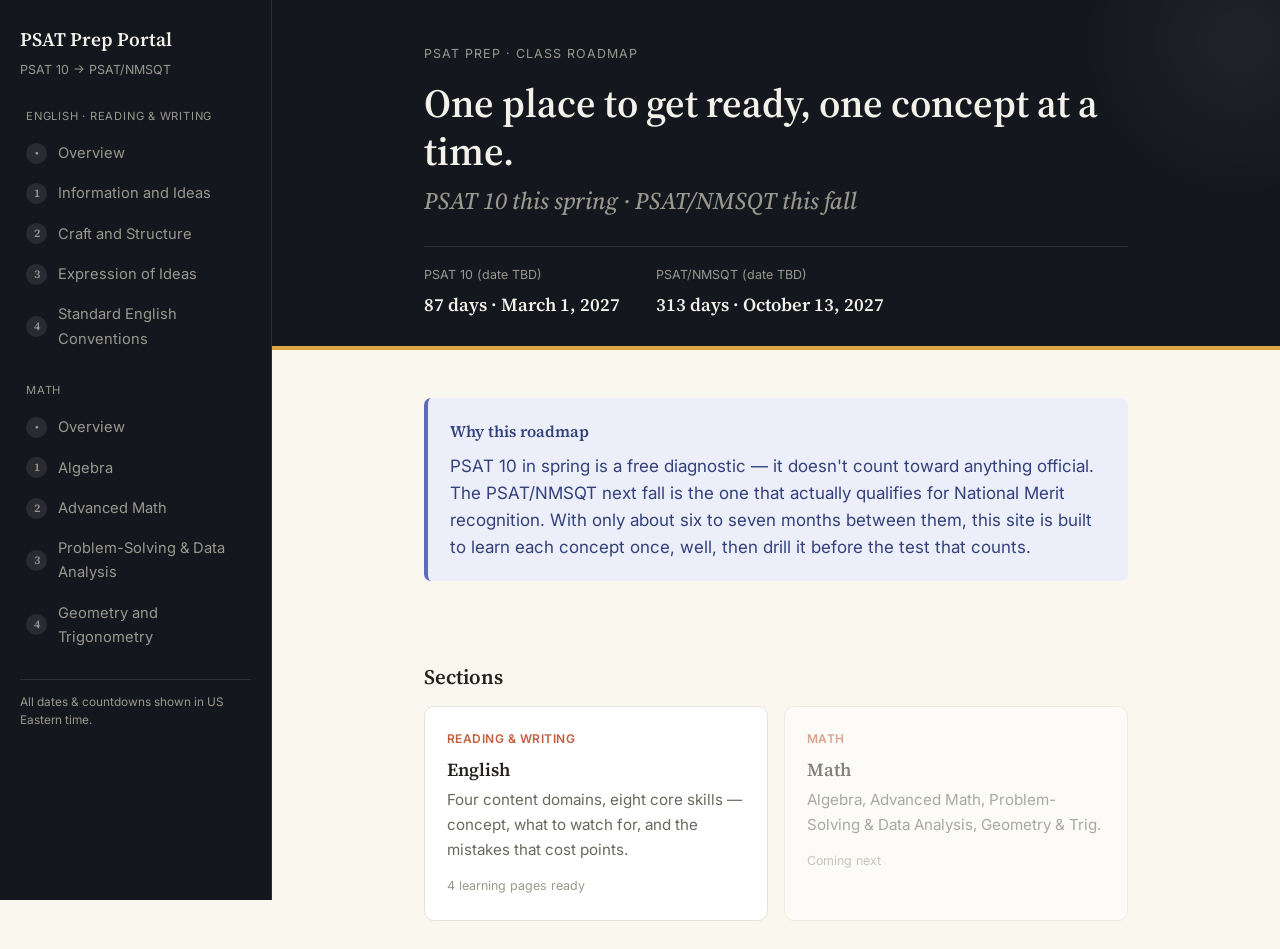
<file: index.html>
<!DOCTYPE html>
<html lang="en">
<head>
<meta charset="UTF-8">
<meta name="viewport" content="width=device-width, initial-scale=1.0">
<title>PSAT Prep Portal</title>
<link rel="stylesheet" href="css/style.css">
</head>
<body>

<header class="hero-dark">
  <div class="container">
    <div class="eyebrow">PSAT Prep &middot; Class Roadmap</div>
    <h1>One place to get ready, one concept at a time.</h1>
    <div class="subtitle">PSAT 10 this spring &middot; PSAT/NMSQT this fall</div>
    <div id="hero-stats" class="stat-row" aria-live="polite"></div>
  </div>
</header>
<div class="hero-divider"></div>

<main class="container">
  <section class="section">
    <div class="callout">
      <div class="callout-label">Why this roadmap</div>
      <p>
        PSAT 10 in spring is a free diagnostic &mdash; it doesn't count toward
        anything official. The PSAT/NMSQT next fall is the one that actually
        qualifies for National Merit recognition. With only about six to
        seven months between them, this site is built to learn each concept
        once, well, then drill it before the test that counts.
      </p>
    </div>
  </section>

  <section class="section tight">
    <div class="section-head">
      <h2>Sections</h2>
    </div>
    <div class="grid">
      <a class="card" href="english/index.html">
        <span class="tag">Reading &amp; Writing</span>
        <h3>English</h3>
        <p>Four content domains, eight core skills &mdash; concept, what to watch for, and the mistakes that cost points.</p>
        <span class="status">4 learning pages ready</span>
      </a>
      <a class="card disabled" href="math/index.html">
        <span class="tag">Math</span>
        <h3>Math</h3>
        <p>Algebra, Advanced Math, Problem-Solving &amp; Data Analysis, Geometry &amp; Trig.</p>
        <span class="status">Coming next</span>
      </a>
    </div>
  </section>
</main>

<script>window.PAGE = 'home'; window.SITE_ROOT = '';</script>
<script src="js/sidebar.js"></script>
<script src="js/countdown.js"></script>
</body>
</html>
</file>
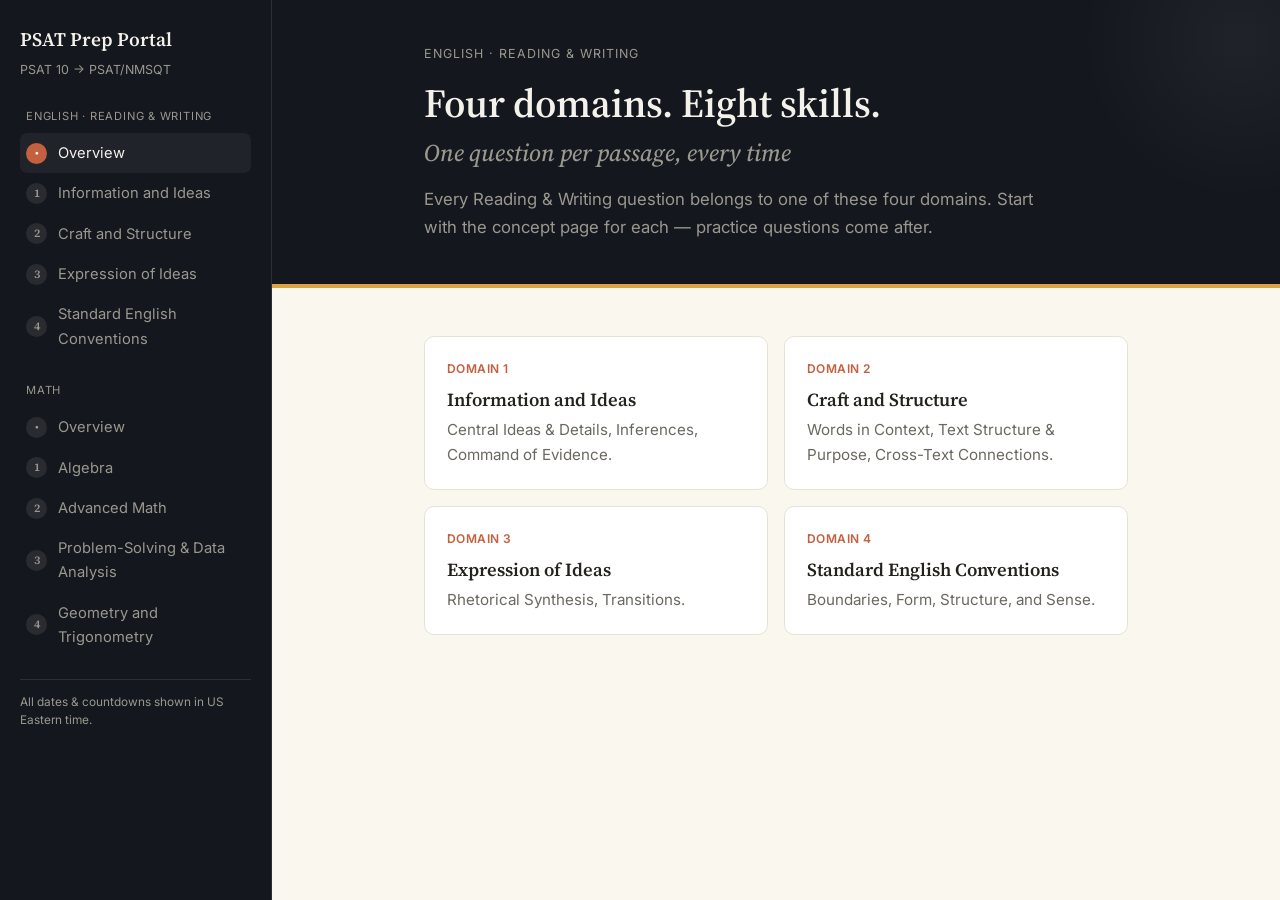
<file: english/index.html>
<!DOCTYPE html>
<html lang="en">
<head>
<meta charset="UTF-8">
<meta name="viewport" content="width=device-width, initial-scale=1.0">
<title>English Overview &middot; PSAT Prep Portal</title>
<link rel="stylesheet" href="../css/style.css">
</head>
<body>

<header class="hero-dark">
  <div class="container">
    <div class="eyebrow">English &middot; Reading &amp; Writing</div>
    <h1>Four domains. Eight skills.</h1>
    <div class="subtitle">One question per passage, every time</div>
    <p class="lede">Every Reading &amp; Writing question belongs to one of these four domains. Start with the concept page for each &mdash; practice questions come after.</p>
  </div>
</header>
<div class="hero-divider"></div>

<main class="container">
  <section class="section">
    <div class="grid">
      <a class="card" href="information-and-ideas.html">
        <span class="tag">Domain 1</span>
        <h3>Information and Ideas</h3>
        <p>Central Ideas &amp; Details, Inferences, Command of Evidence.</p>
      </a>
      <a class="card" href="craft-and-structure.html">
        <span class="tag">Domain 2</span>
        <h3>Craft and Structure</h3>
        <p>Words in Context, Text Structure &amp; Purpose, Cross-Text Connections.</p>
      </a>
      <a class="card" href="expression-of-ideas.html">
        <span class="tag">Domain 3</span>
        <h3>Expression of Ideas</h3>
        <p>Rhetorical Synthesis, Transitions.</p>
      </a>
      <a class="card" href="standard-english-conventions.html">
        <span class="tag">Domain 4</span>
        <h3>Standard English Conventions</h3>
        <p>Boundaries, Form, Structure, and Sense.</p>
      </a>
    </div>
  </section>
</main>

<script>window.PAGE = 'english-overview'; window.SITE_ROOT = '../';</script>
<script src="../js/sidebar.js"></script>
</body>
</html>
</file>
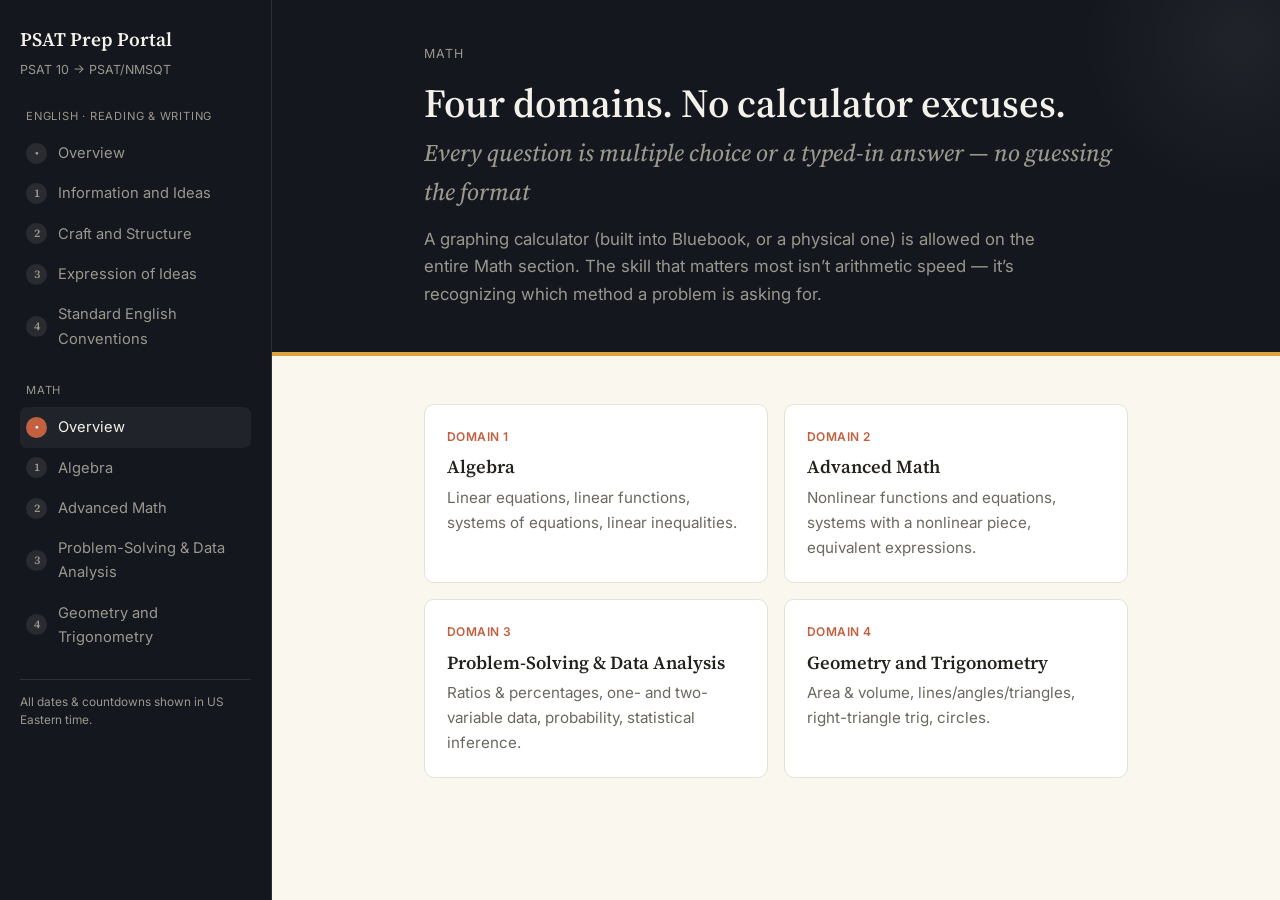
<file: math/index.html>
<!DOCTYPE html>
<html lang="en">
<head>
<meta charset="UTF-8">
<meta name="viewport" content="width=device-width, initial-scale=1.0">
<title>Math Overview &middot; PSAT Prep Portal</title>
<link rel="stylesheet" href="../css/style.css">
</head>
<body>

<header class="hero-dark">
  <div class="container">
    <div class="eyebrow">Math</div>
    <h1>Four domains. No calculator excuses.</h1>
    <div class="subtitle">Every question is multiple choice or a typed-in answer &mdash; no guessing the format</div>
    <p class="lede">A graphing calculator (built into Bluebook, or a physical one) is allowed on the entire Math section. The skill that matters most isn&rsquo;t arithmetic speed &mdash; it&rsquo;s recognizing which method a problem is asking for.</p>
  </div>
</header>
<div class="hero-divider"></div>

<main class="container">
  <section class="section">
    <div class="grid">
      <a class="card" href="algebra.html">
        <span class="tag">Domain 1</span>
        <h3>Algebra</h3>
        <p>Linear equations, linear functions, systems of equations, linear inequalities.</p>
      </a>
      <a class="card" href="advanced-math.html">
        <span class="tag">Domain 2</span>
        <h3>Advanced Math</h3>
        <p>Nonlinear functions and equations, systems with a nonlinear piece, equivalent expressions.</p>
      </a>
      <a class="card" href="problem-solving-data-analysis.html">
        <span class="tag">Domain 3</span>
        <h3>Problem-Solving &amp; Data Analysis</h3>
        <p>Ratios &amp; percentages, one- and two-variable data, probability, statistical inference.</p>
      </a>
      <a class="card" href="geometry-trigonometry.html">
        <span class="tag">Domain 4</span>
        <h3>Geometry and Trigonometry</h3>
        <p>Area &amp; volume, lines/angles/triangles, right-triangle trig, circles.</p>
      </a>
    </div>
  </section>
</main>

<script>window.PAGE = 'math-overview'; window.SITE_ROOT = '../';</script>
<script src="../js/sidebar.js"></script>
</body>
</html>
</file>
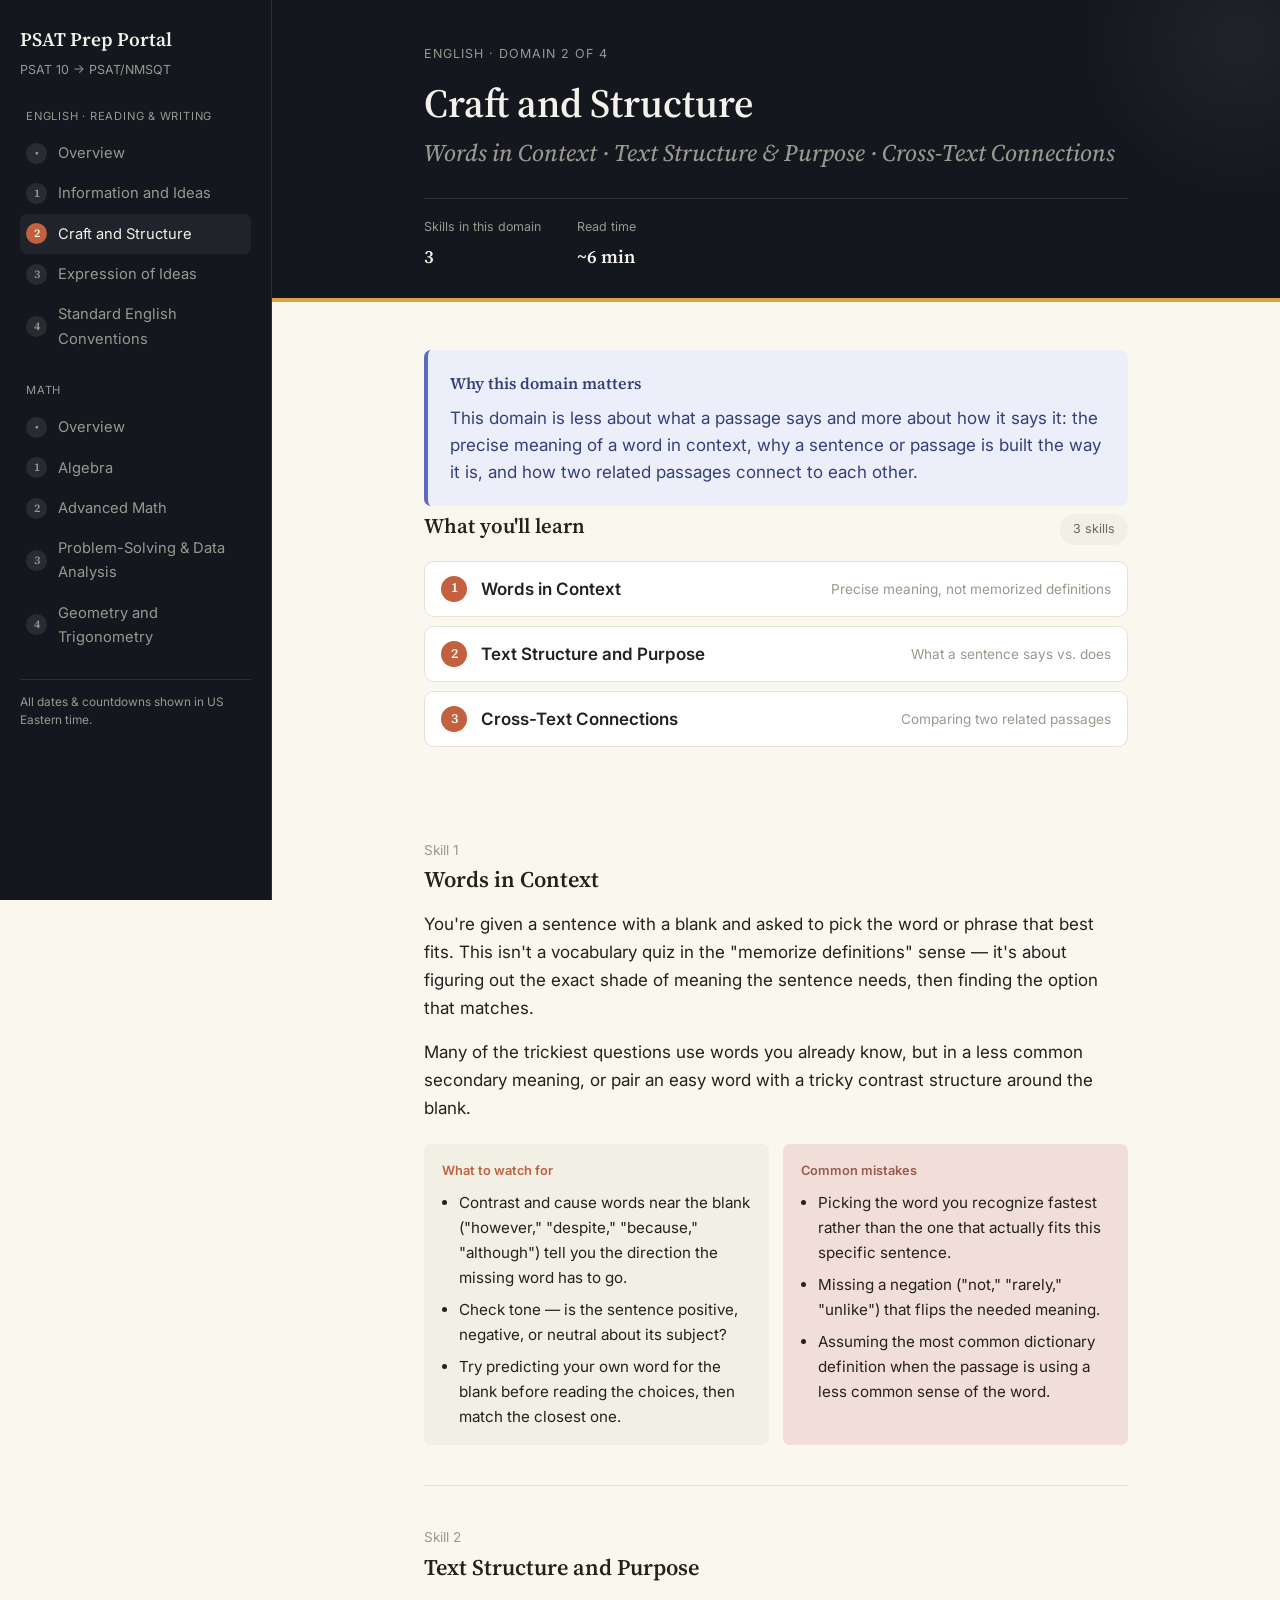
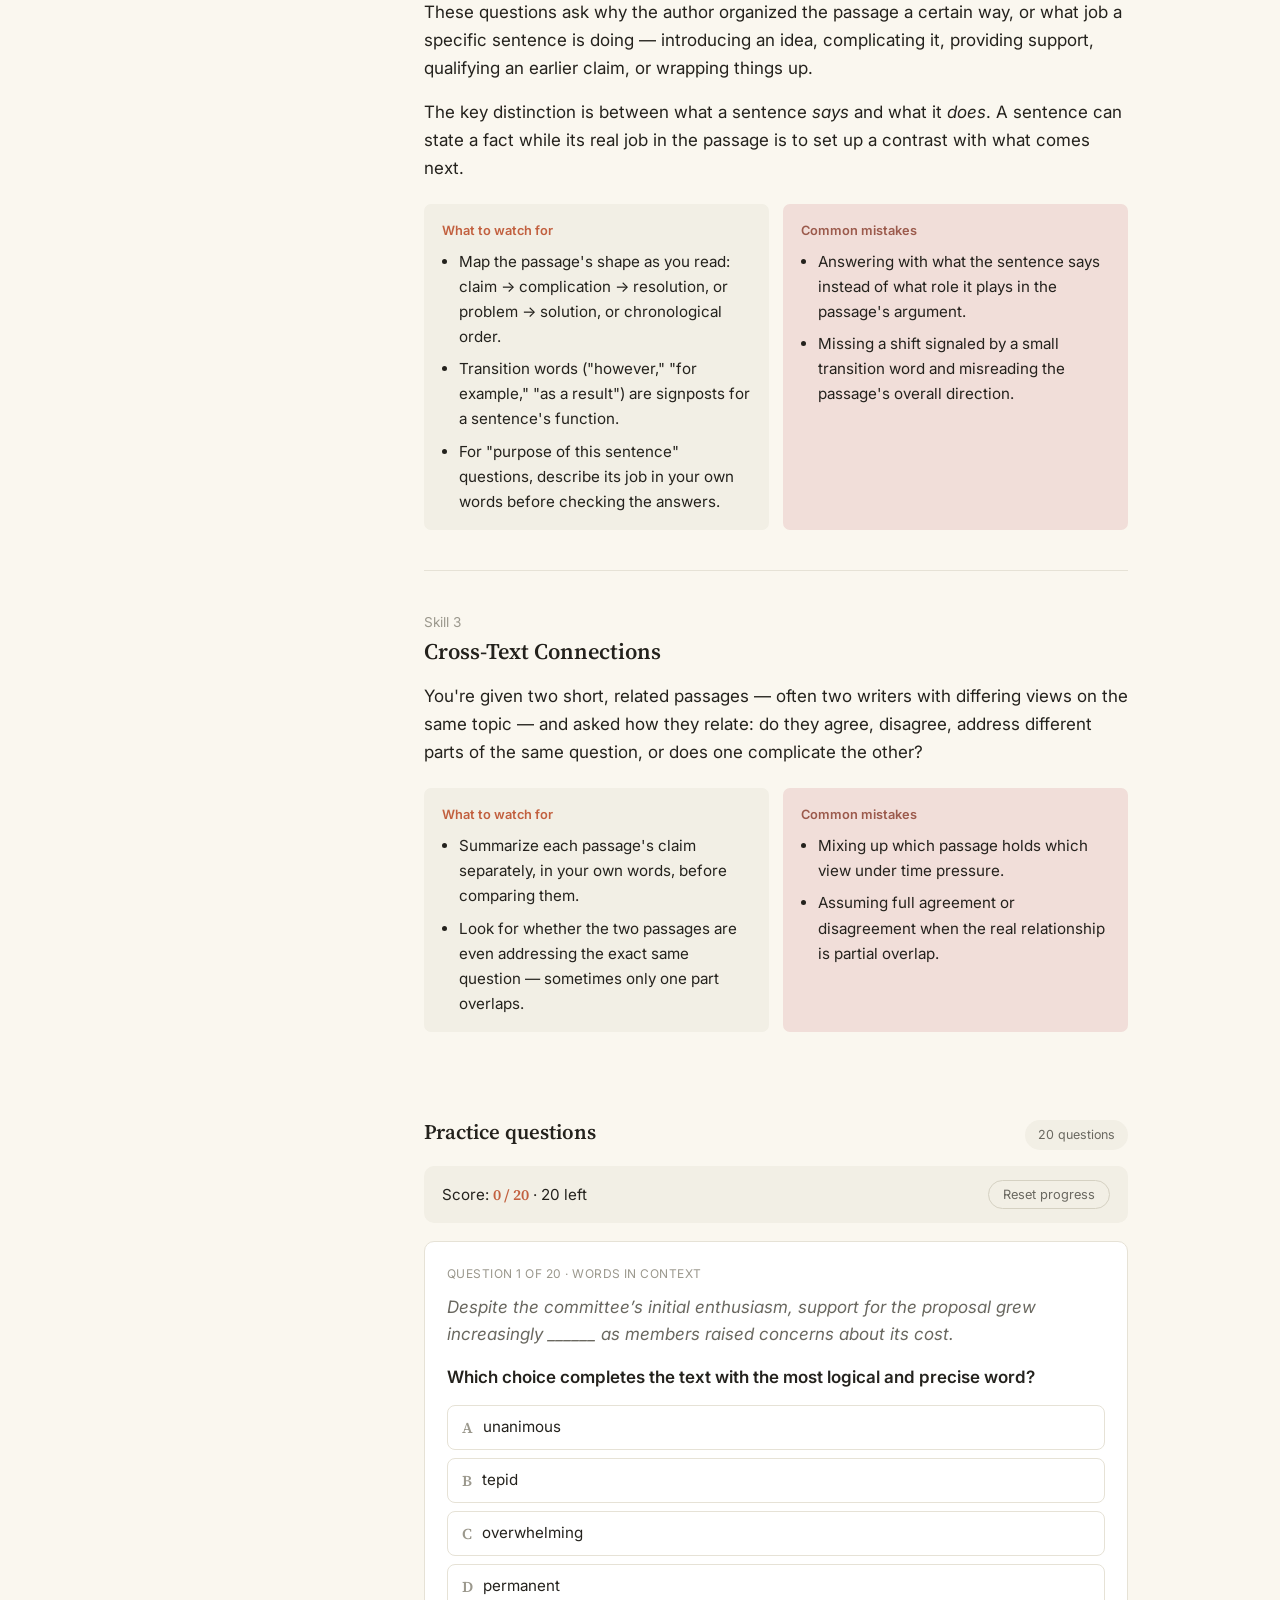
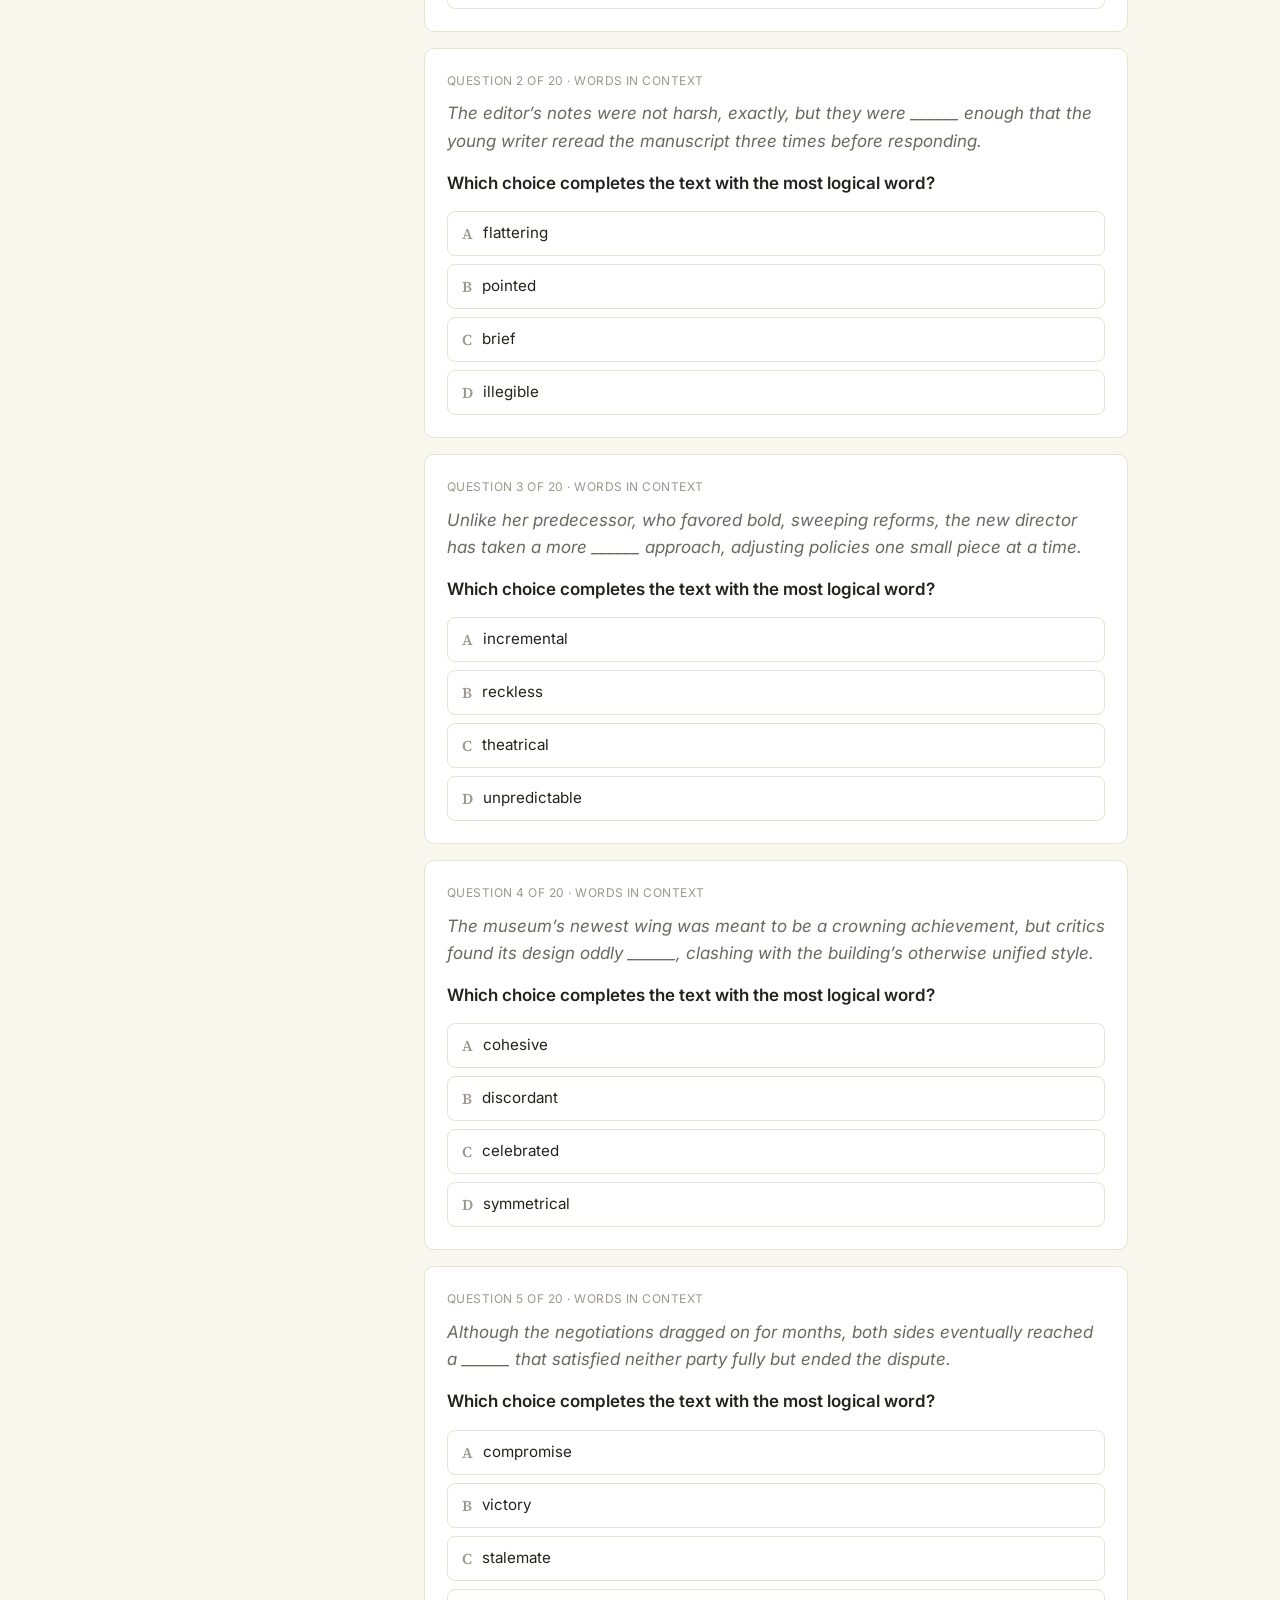
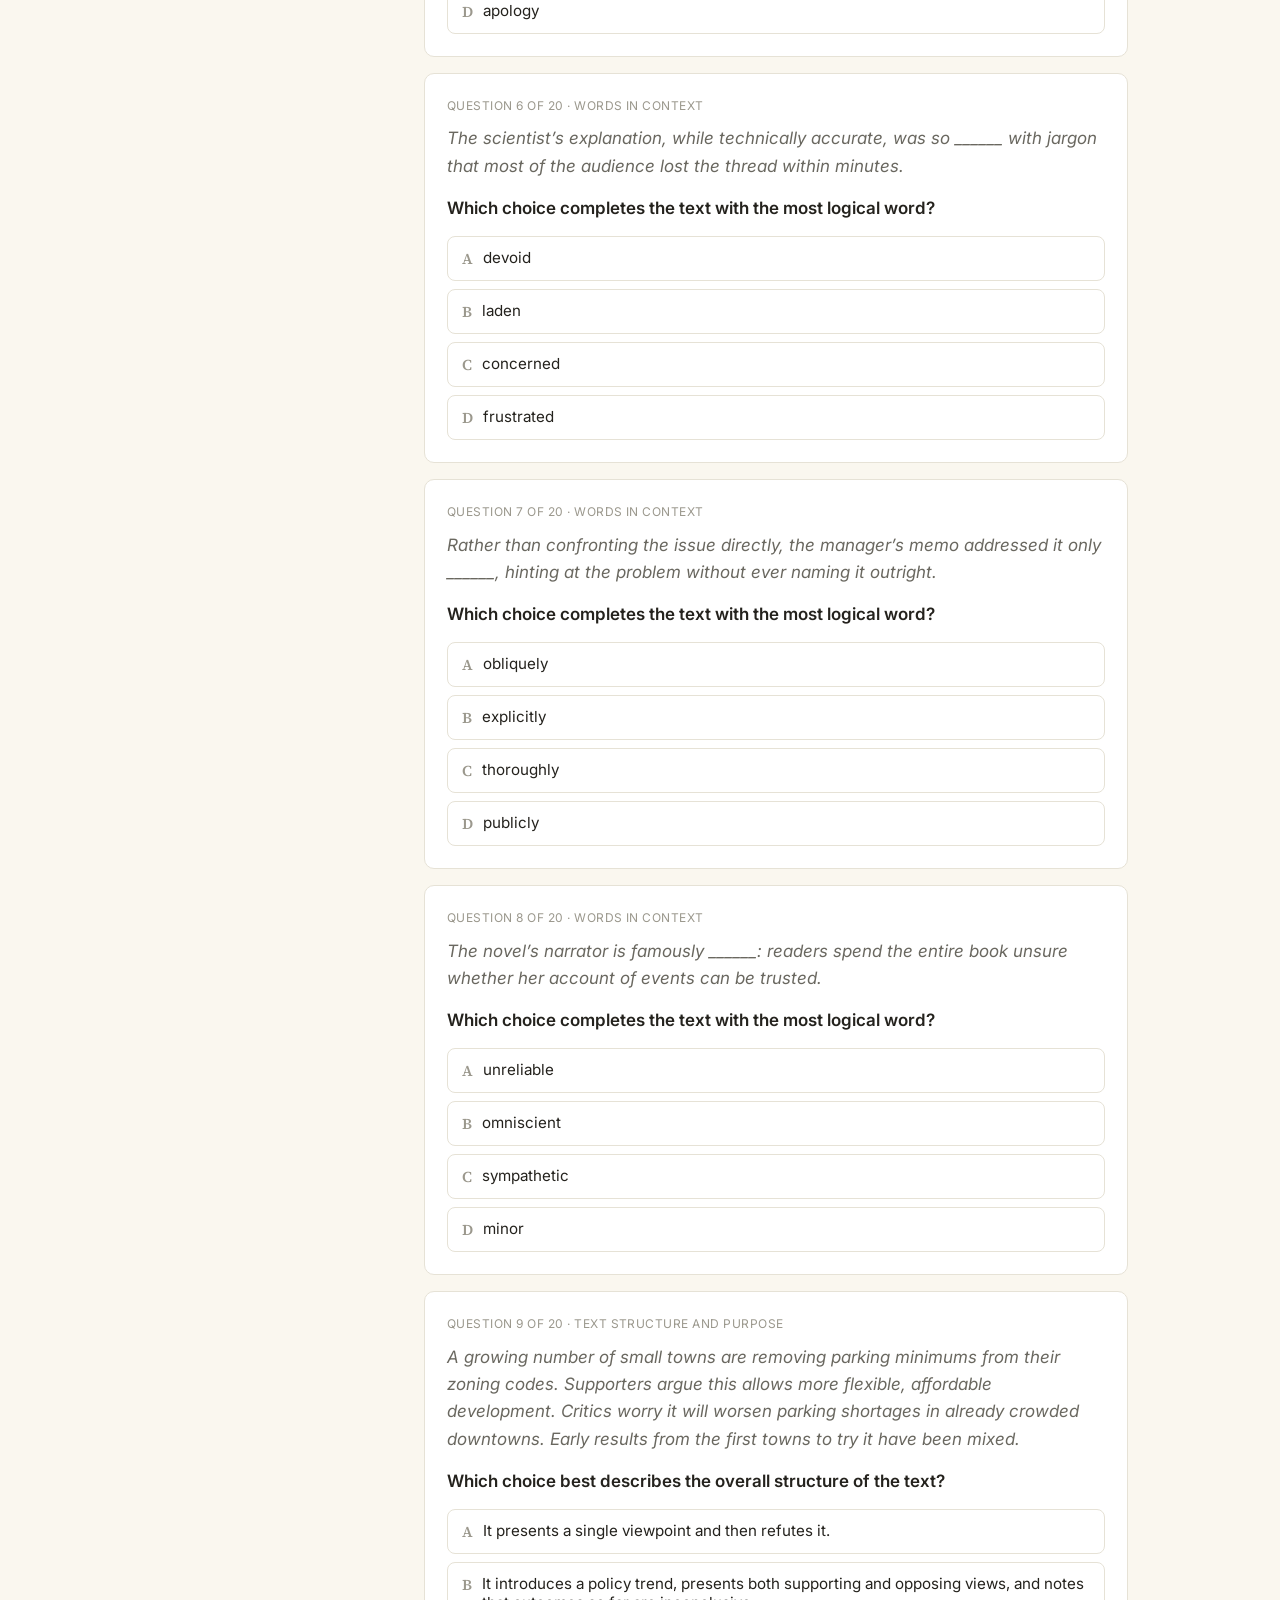
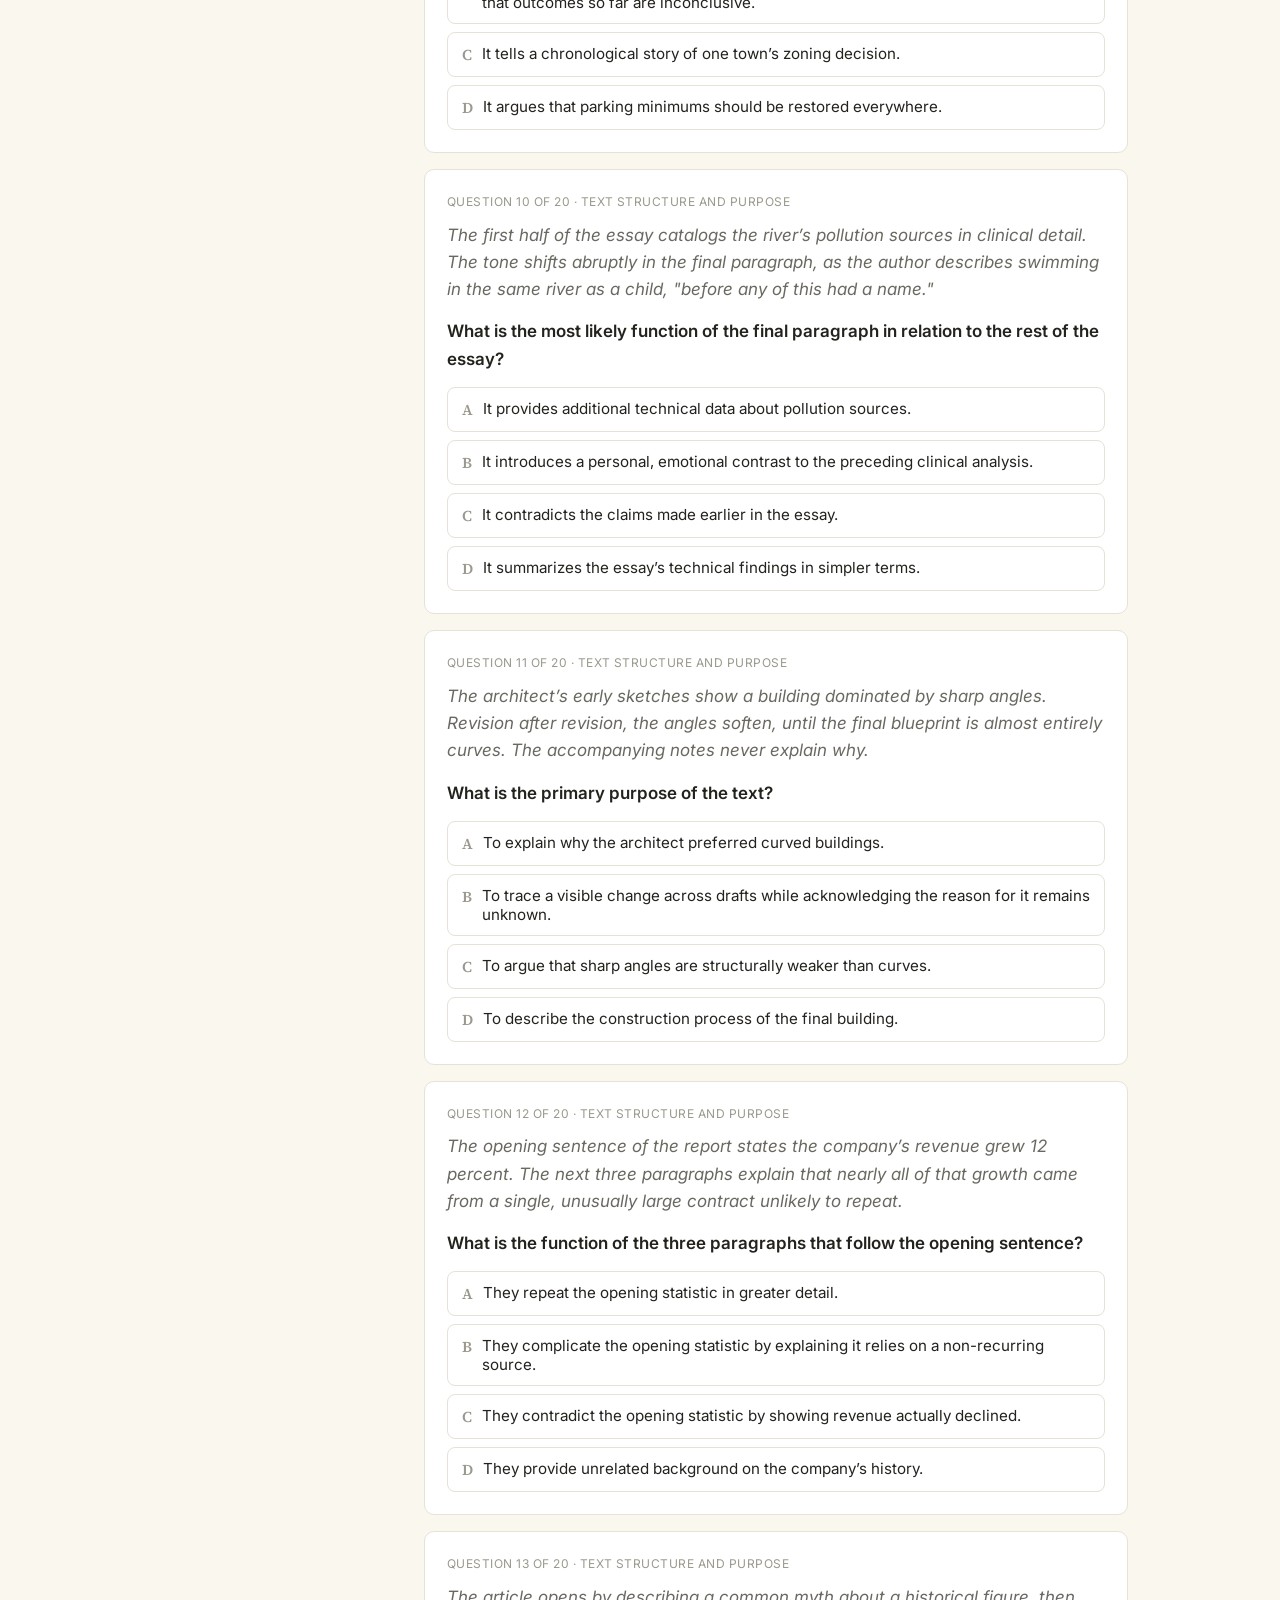
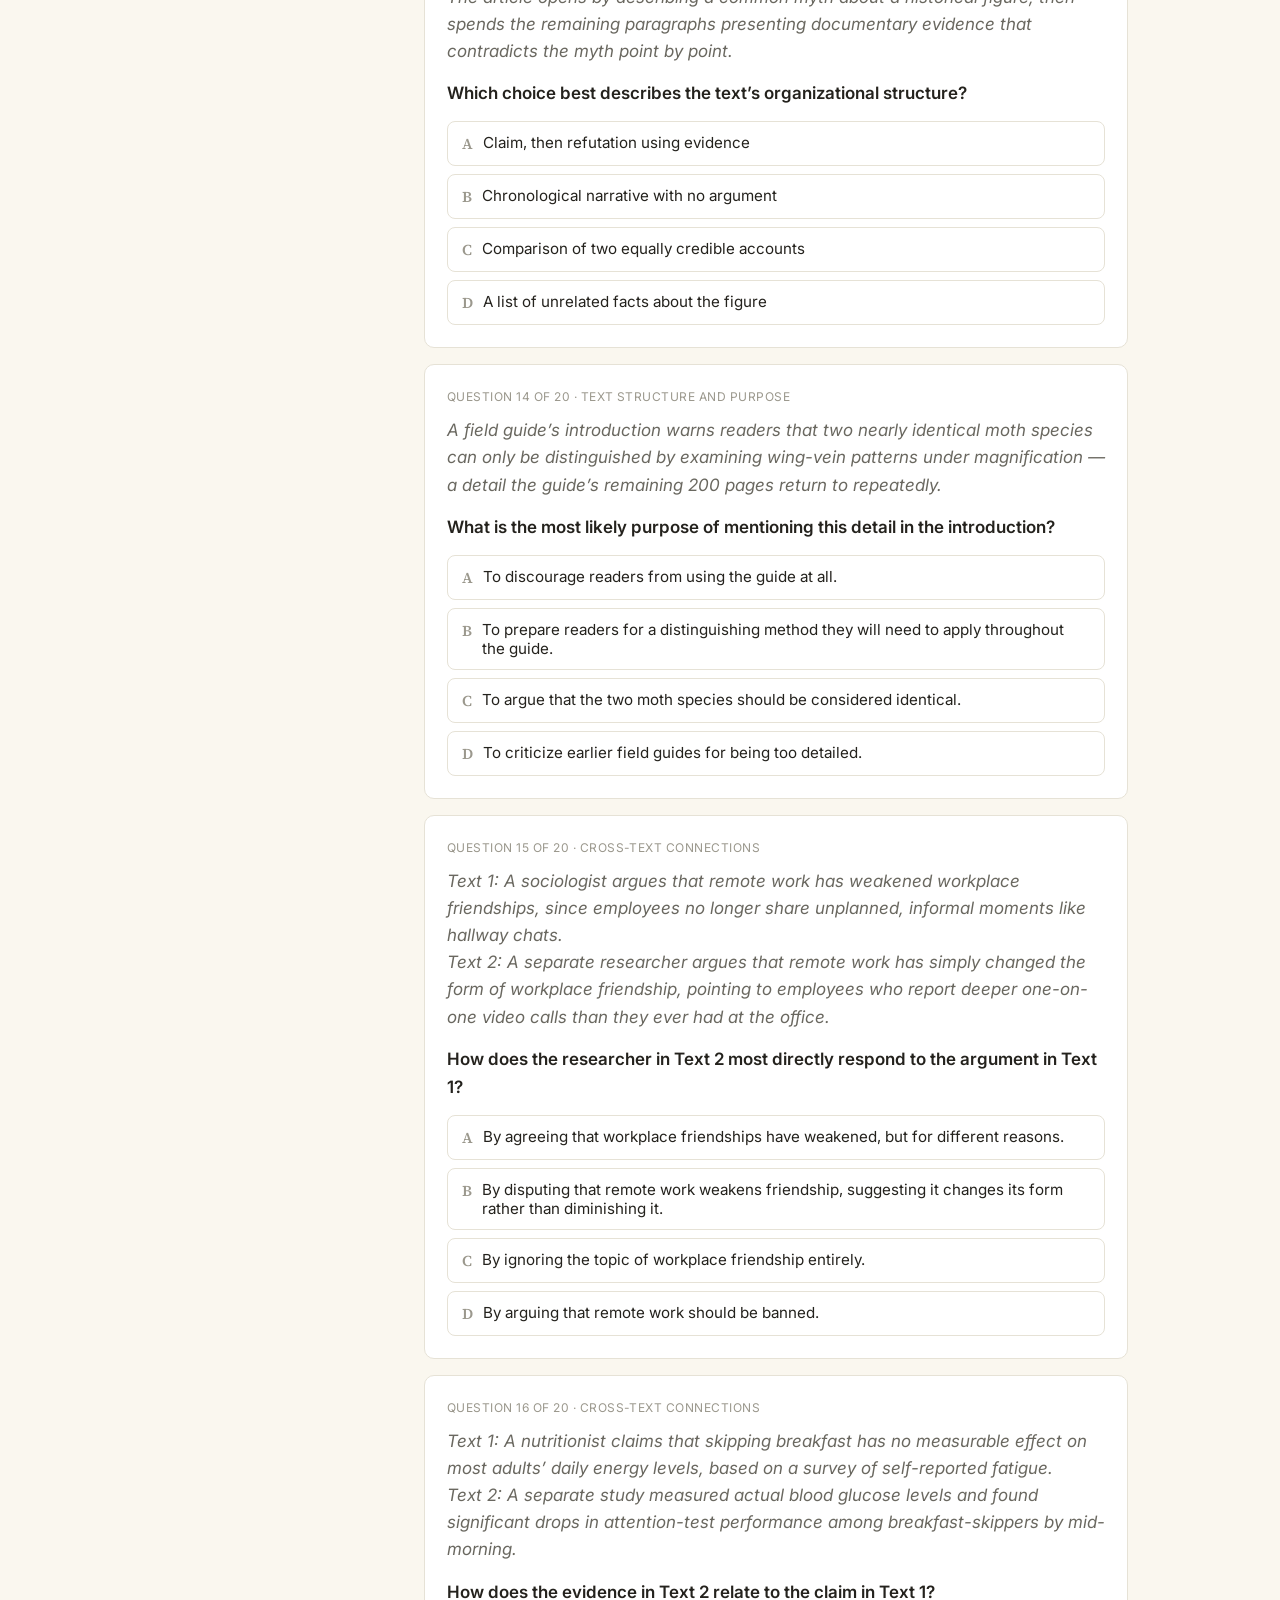
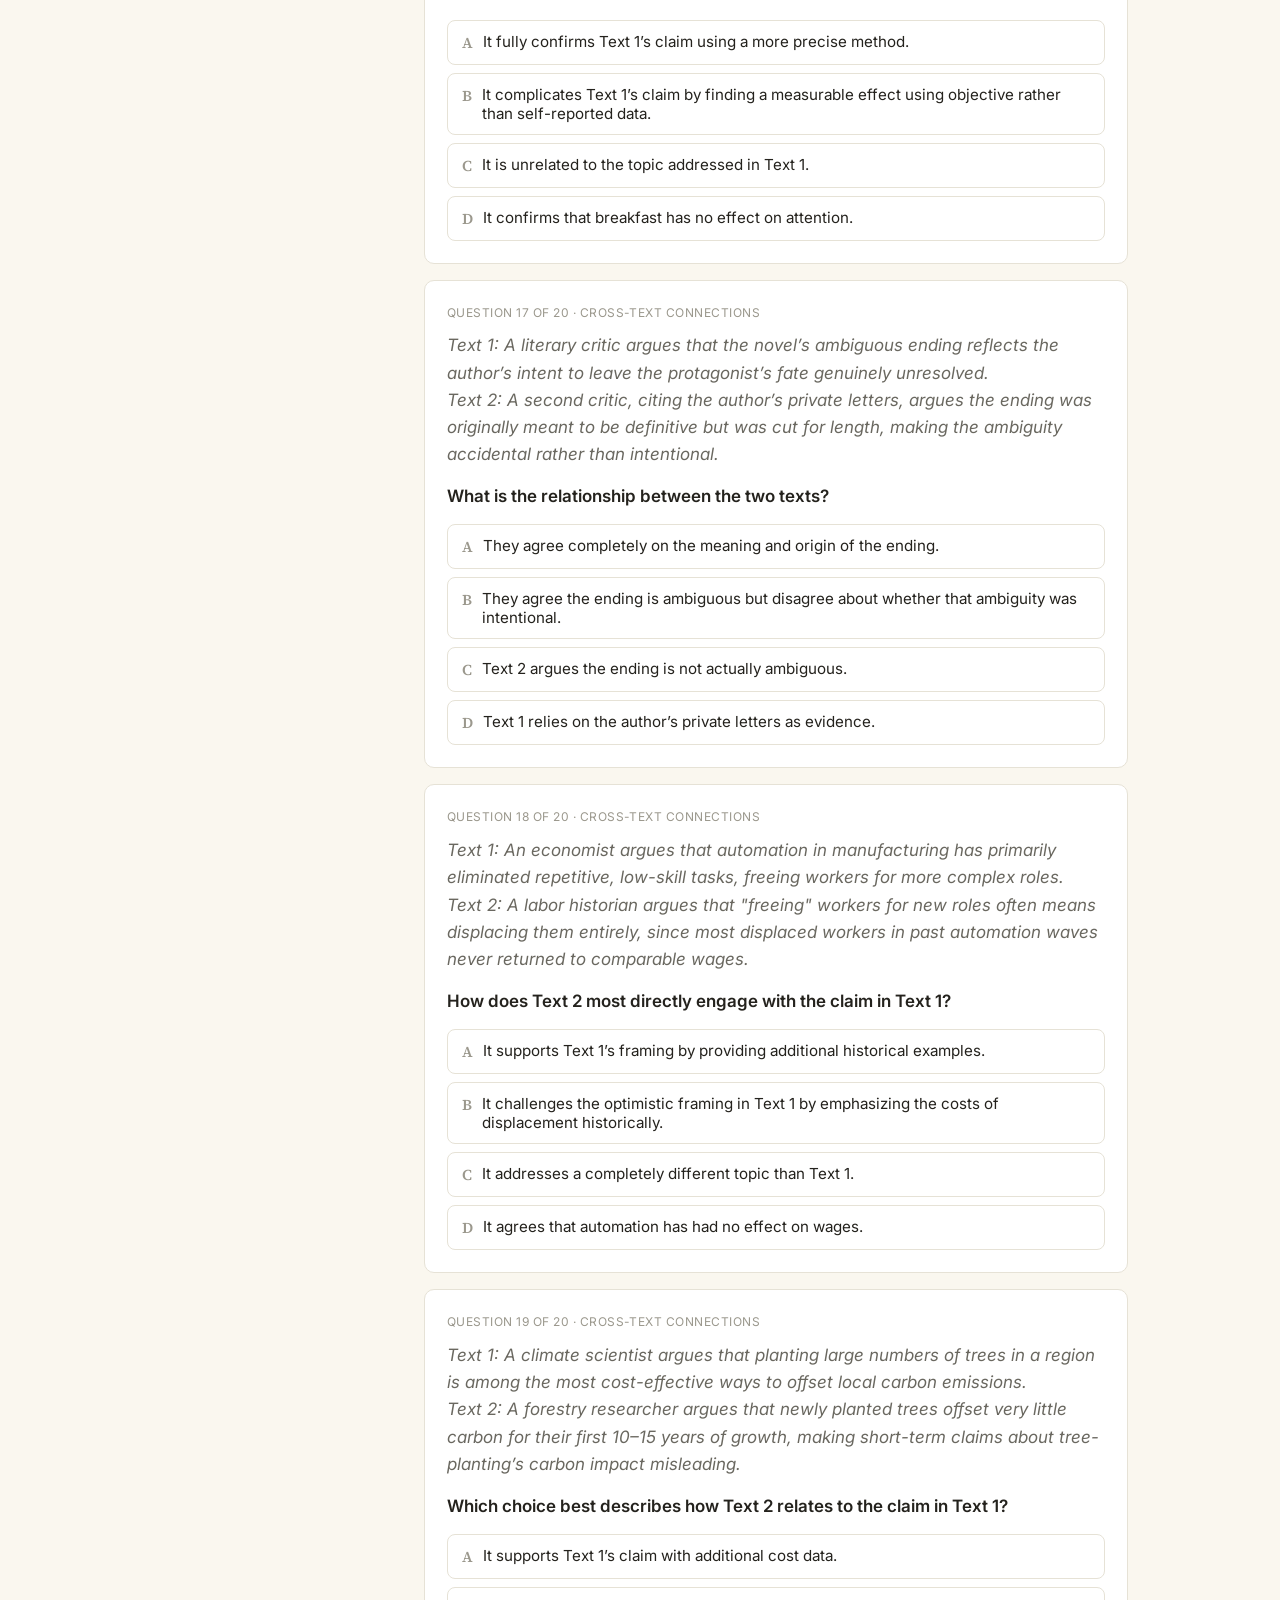
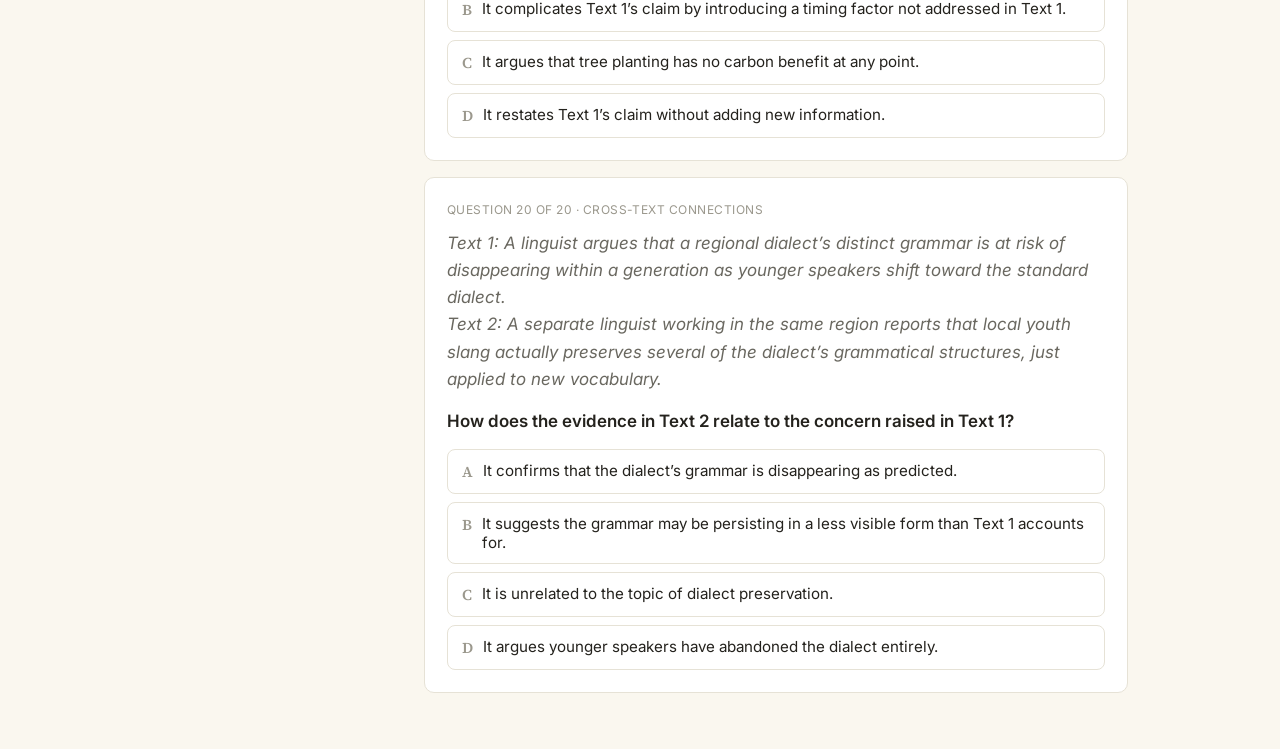
<file: english/craft-and-structure.html>
<!DOCTYPE html>
<html lang="en">
<head>
<meta charset="UTF-8">
<meta name="viewport" content="width=device-width, initial-scale=1.0">
<title>Craft and Structure &middot; PSAT Prep Portal</title>
<link rel="stylesheet" href="../css/style.css">
</head>
<body>

<header class="hero-dark">
  <div class="container">
    <div class="eyebrow">English &middot; Domain 2 of 4</div>
    <h1>Craft and Structure</h1>
    <div class="subtitle">Words in Context &middot; Text Structure &amp; Purpose &middot; Cross-Text Connections</div>
    <div class="stat-row">
      <div class="stat"><span class="stat-label">Skills in this domain</span><span class="stat-value">3</span></div>
      <div class="stat"><span class="stat-label">Read time</span><span class="stat-value">~6 min</span></div>
    </div>
  </div>
</header>
<div class="hero-divider"></div>

<main class="container">
  <section class="section">
    <div class="callout">
      <div class="callout-label">Why this domain matters</div>
      <p>
        This domain is less about what a passage says and more about how it
        says it: the precise meaning of a word in context, why a sentence or
        passage is built the way it is, and how two related passages connect
        to each other.
      </p>
    </div>

    <div class="section-head">
      <h2>What you'll learn</h2>
      <span class="pill">3 skills</span>
    </div>
    <div class="lesson-list">
      <a class="lesson-item" href="#words-in-context">
        <span class="lesson-num">1</span>
        <span class="lesson-title">Words in Context</span>
        <span class="lesson-meta">Precise meaning, not memorized definitions</span>
      </a>
      <a class="lesson-item" href="#text-structure">
        <span class="lesson-num">2</span>
        <span class="lesson-title">Text Structure and Purpose</span>
        <span class="lesson-meta">What a sentence says vs. does</span>
      </a>
      <a class="lesson-item" href="#cross-text">
        <span class="lesson-num">3</span>
        <span class="lesson-title">Cross-Text Connections</span>
        <span class="lesson-meta">Comparing two related passages</span>
      </a>
    </div>
  </section>

  <section>

    <article class="skill-block" id="words-in-context">
      <div class="skill-main">
        <span class="skill-num">Skill 1</span>
        <h2>Words in Context</h2>
        <p>
          You're given a sentence with a blank and asked to pick the word or
          phrase that best fits. This isn't a vocabulary quiz in the
          "memorize definitions" sense &mdash; it's about figuring out the exact
          shade of meaning the sentence needs, then finding the option that
          matches.
        </p>
        <p>
          Many of the trickiest questions use words you already know, but in
          a less common secondary meaning, or pair an easy word with a tricky
          contrast structure around the blank.
        </p>
      </div>
      <div class="skill-rail">
        <div class="note-card focus">
          <div class="label">What to watch for</div>
          <ul>
            <li>Contrast and cause words near the blank ("however," "despite," "because," "although") tell you the direction the missing word has to go.</li>
            <li>Check tone &mdash; is the sentence positive, negative, or neutral about its subject?</li>
            <li>Try predicting your own word for the blank before reading the choices, then match the closest one.</li>
          </ul>
        </div>
        <div class="note-card mistake">
          <div class="label">Common mistakes</div>
          <ul>
            <li>Picking the word you recognize fastest rather than the one that actually fits this specific sentence.</li>
            <li>Missing a negation ("not," "rarely," "unlike") that flips the needed meaning.</li>
            <li>Assuming the most common dictionary definition when the passage is using a less common sense of the word.</li>
          </ul>
        </div>
      </div>
    </article>

    <article class="skill-block" id="text-structure">
      <div class="skill-main">
        <span class="skill-num">Skill 2</span>
        <h2>Text Structure and Purpose</h2>
        <p>
          These questions ask why the author organized the passage a certain
          way, or what job a specific sentence is doing &mdash; introducing an
          idea, complicating it, providing support, qualifying an earlier
          claim, or wrapping things up.
        </p>
        <p>
          The key distinction is between what a sentence <em>says</em> and what
          it <em>does</em>. A sentence can state a fact while its real job in the
          passage is to set up a contrast with what comes next.
        </p>
      </div>
      <div class="skill-rail">
        <div class="note-card focus">
          <div class="label">What to watch for</div>
          <ul>
            <li>Map the passage's shape as you read: claim &rarr; complication &rarr; resolution, or problem &rarr; solution, or chronological order.</li>
            <li>Transition words ("however," "for example," "as a result") are signposts for a sentence's function.</li>
            <li>For "purpose of this sentence" questions, describe its job in your own words before checking the answers.</li>
          </ul>
        </div>
        <div class="note-card mistake">
          <div class="label">Common mistakes</div>
          <ul>
            <li>Answering with what the sentence says instead of what role it plays in the passage's argument.</li>
            <li>Missing a shift signaled by a small transition word and misreading the passage's overall direction.</li>
          </ul>
        </div>
      </div>
    </article>

    <article class="skill-block" id="cross-text">
      <div class="skill-main">
        <span class="skill-num">Skill 3</span>
        <h2>Cross-Text Connections</h2>
        <p>
          You're given two short, related passages &mdash; often two writers with
          differing views on the same topic &mdash; and asked how they relate:
          do they agree, disagree, address different parts of the same
          question, or does one complicate the other?
        </p>
      </div>
      <div class="skill-rail">
        <div class="note-card focus">
          <div class="label">What to watch for</div>
          <ul>
            <li>Summarize each passage's claim separately, in your own words, before comparing them.</li>
            <li>Look for whether the two passages are even addressing the exact same question &mdash; sometimes only one part overlaps.</li>
          </ul>
        </div>
        <div class="note-card mistake">
          <div class="label">Common mistakes</div>
          <ul>
            <li>Mixing up which passage holds which view under time pressure.</li>
            <li>Assuming full agreement or disagreement when the real relationship is partial overlap.</li>
          </ul>
        </div>
      </div>
    </article>

  </section>

  <section class="section" id="practice">
    <div class="section-head">
      <h2>Practice questions</h2>
      <span class="pill">20 questions</span>
    </div>
    <div id="quiz-root"></div>
  </section>
</main>

<script>window.PAGE = 'cs'; window.SITE_ROOT = '../';</script>
<script src="../js/sidebar.js"></script>
<script src="data/cs-questions.js"></script>
<script src="../js/quiz.js"></script>
<script>
  window.initQuiz({ containerId: 'quiz-root', questions: window.QUIZ_DATA, storageKey: 'psat-quiz-cs' });
</script>
</body>
</html>
</file>
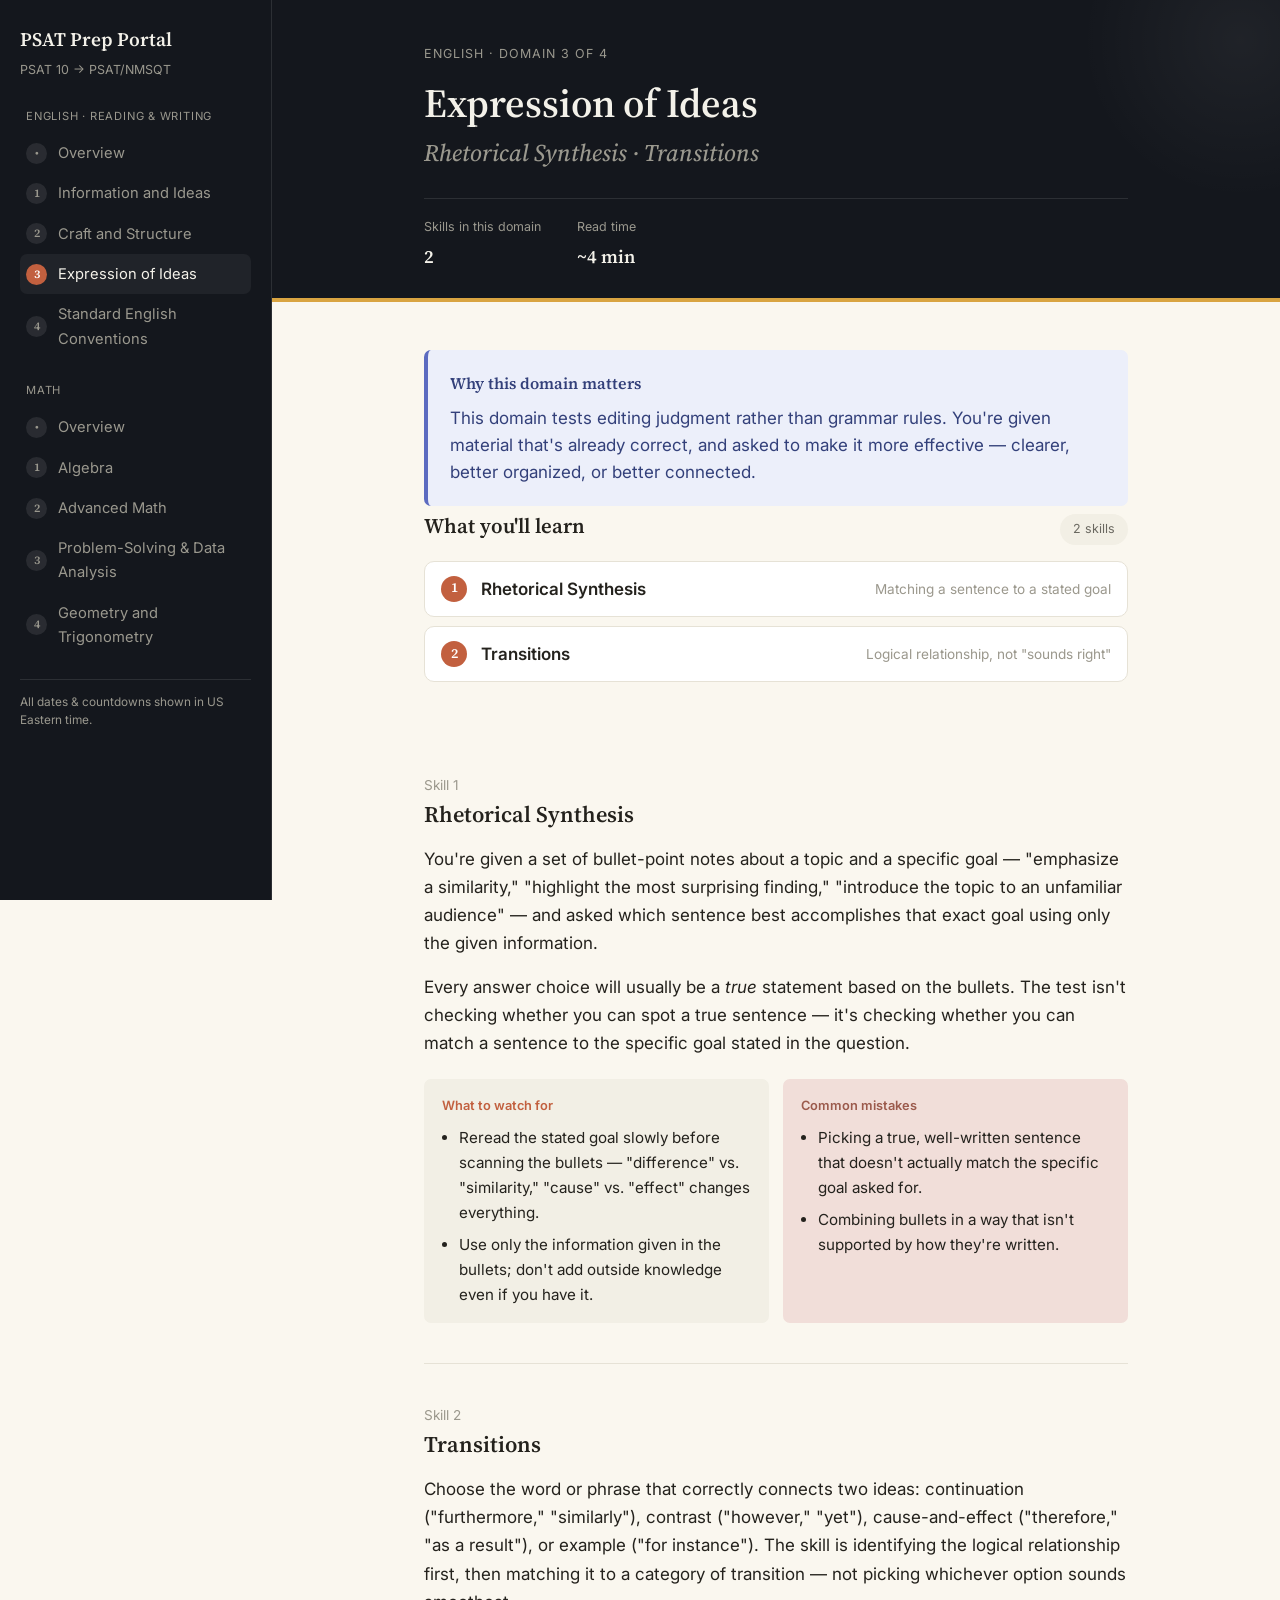
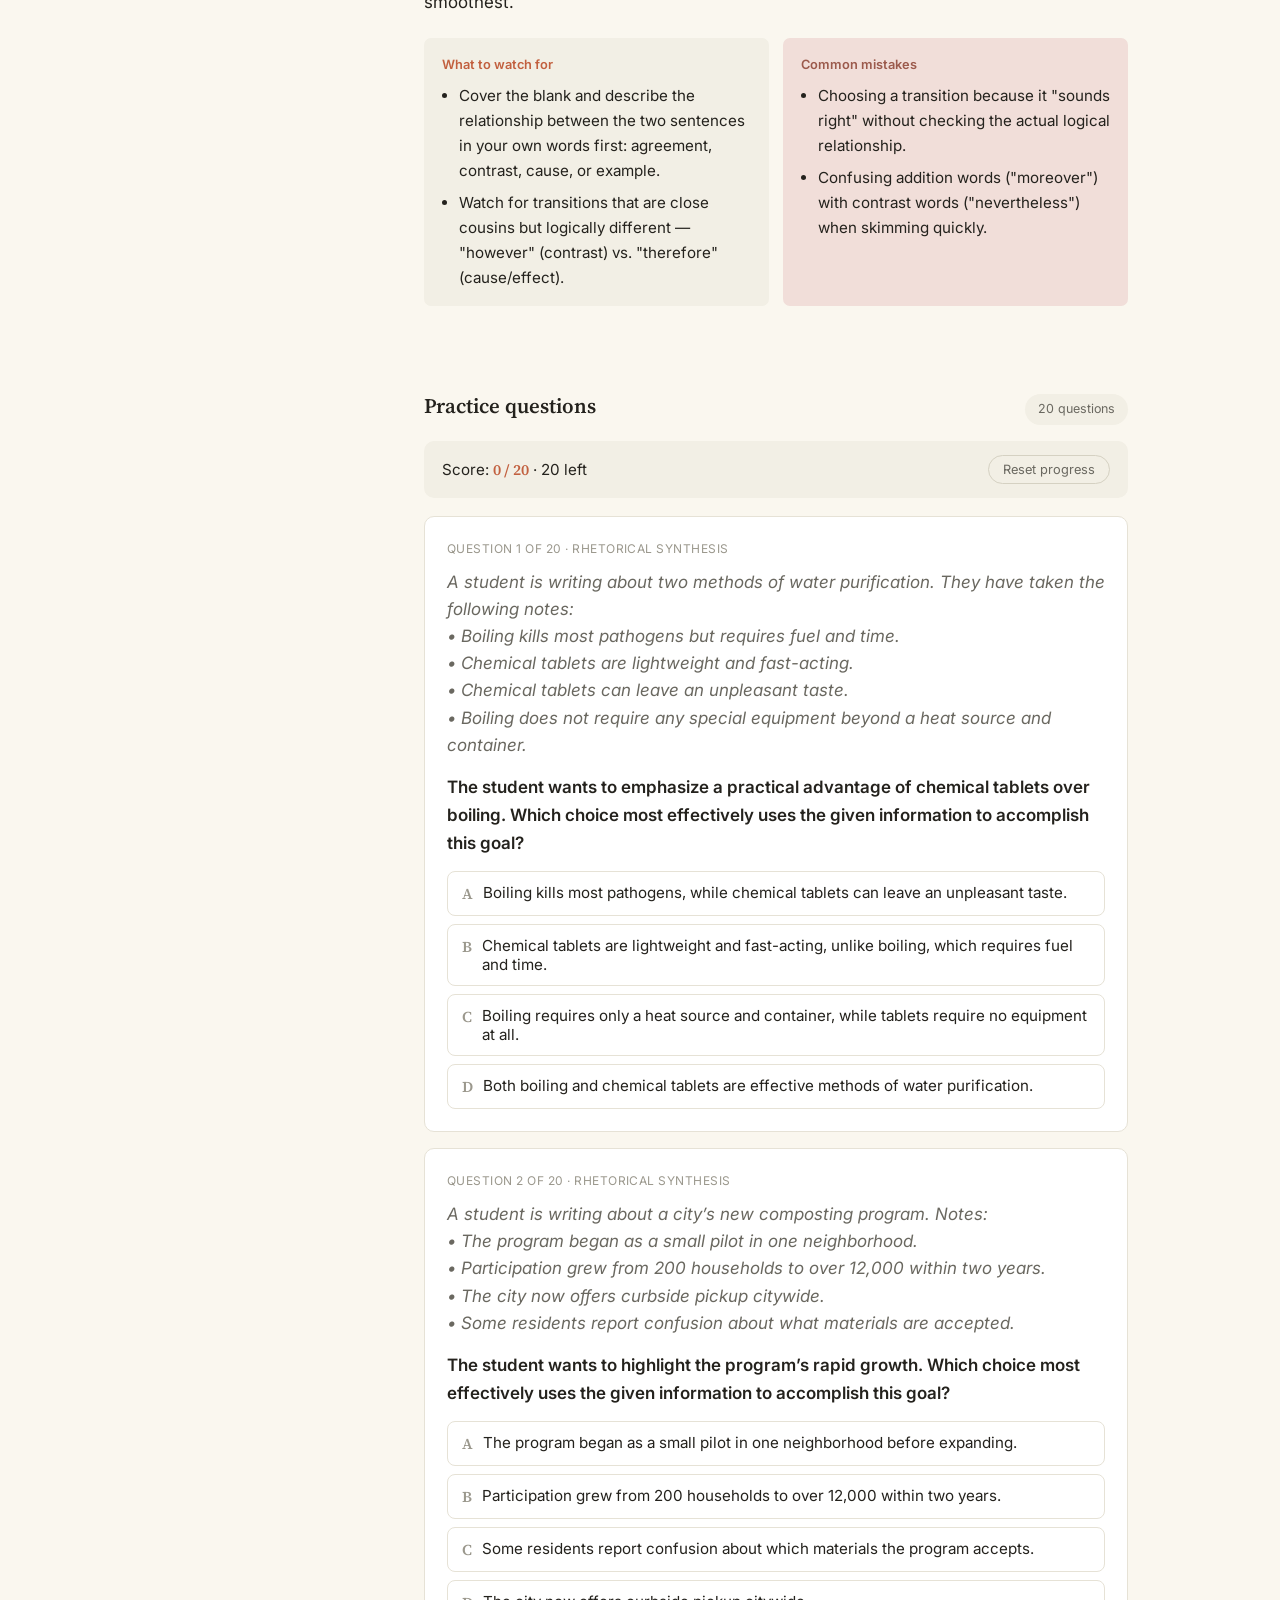
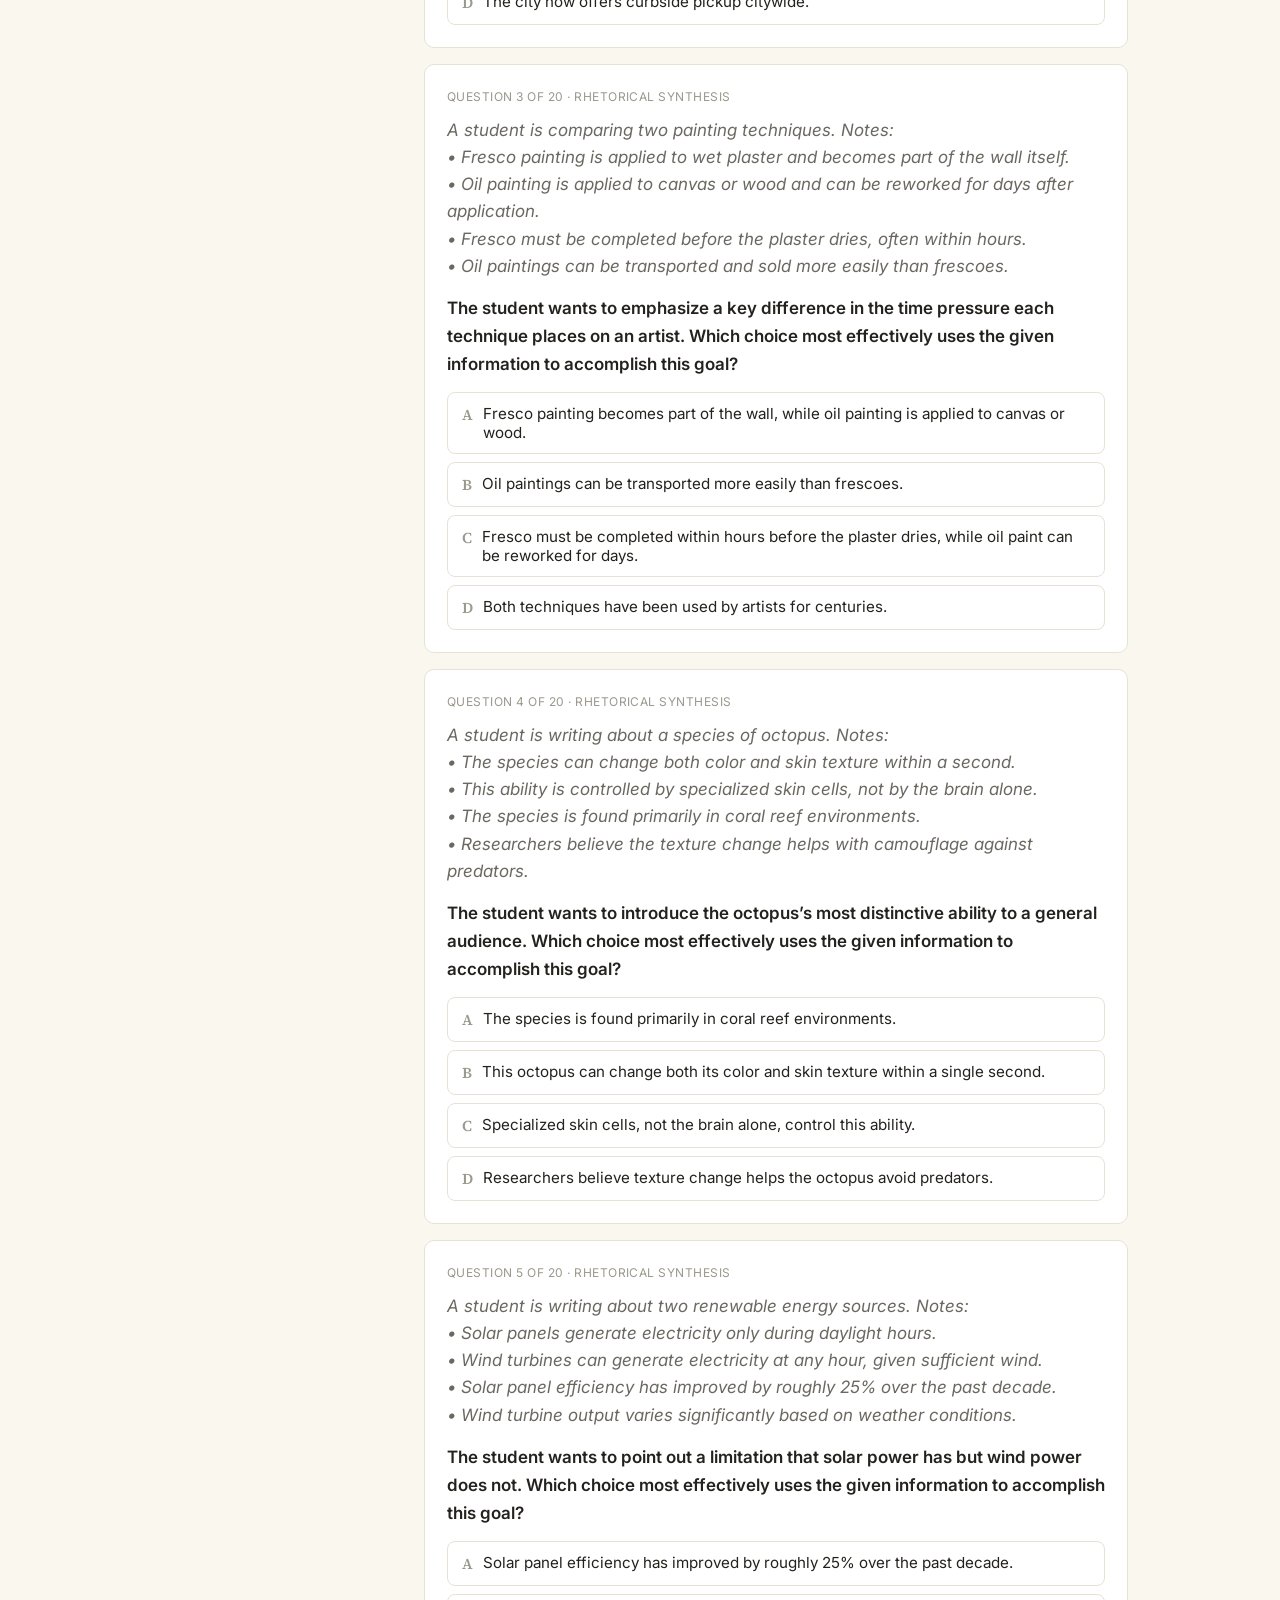
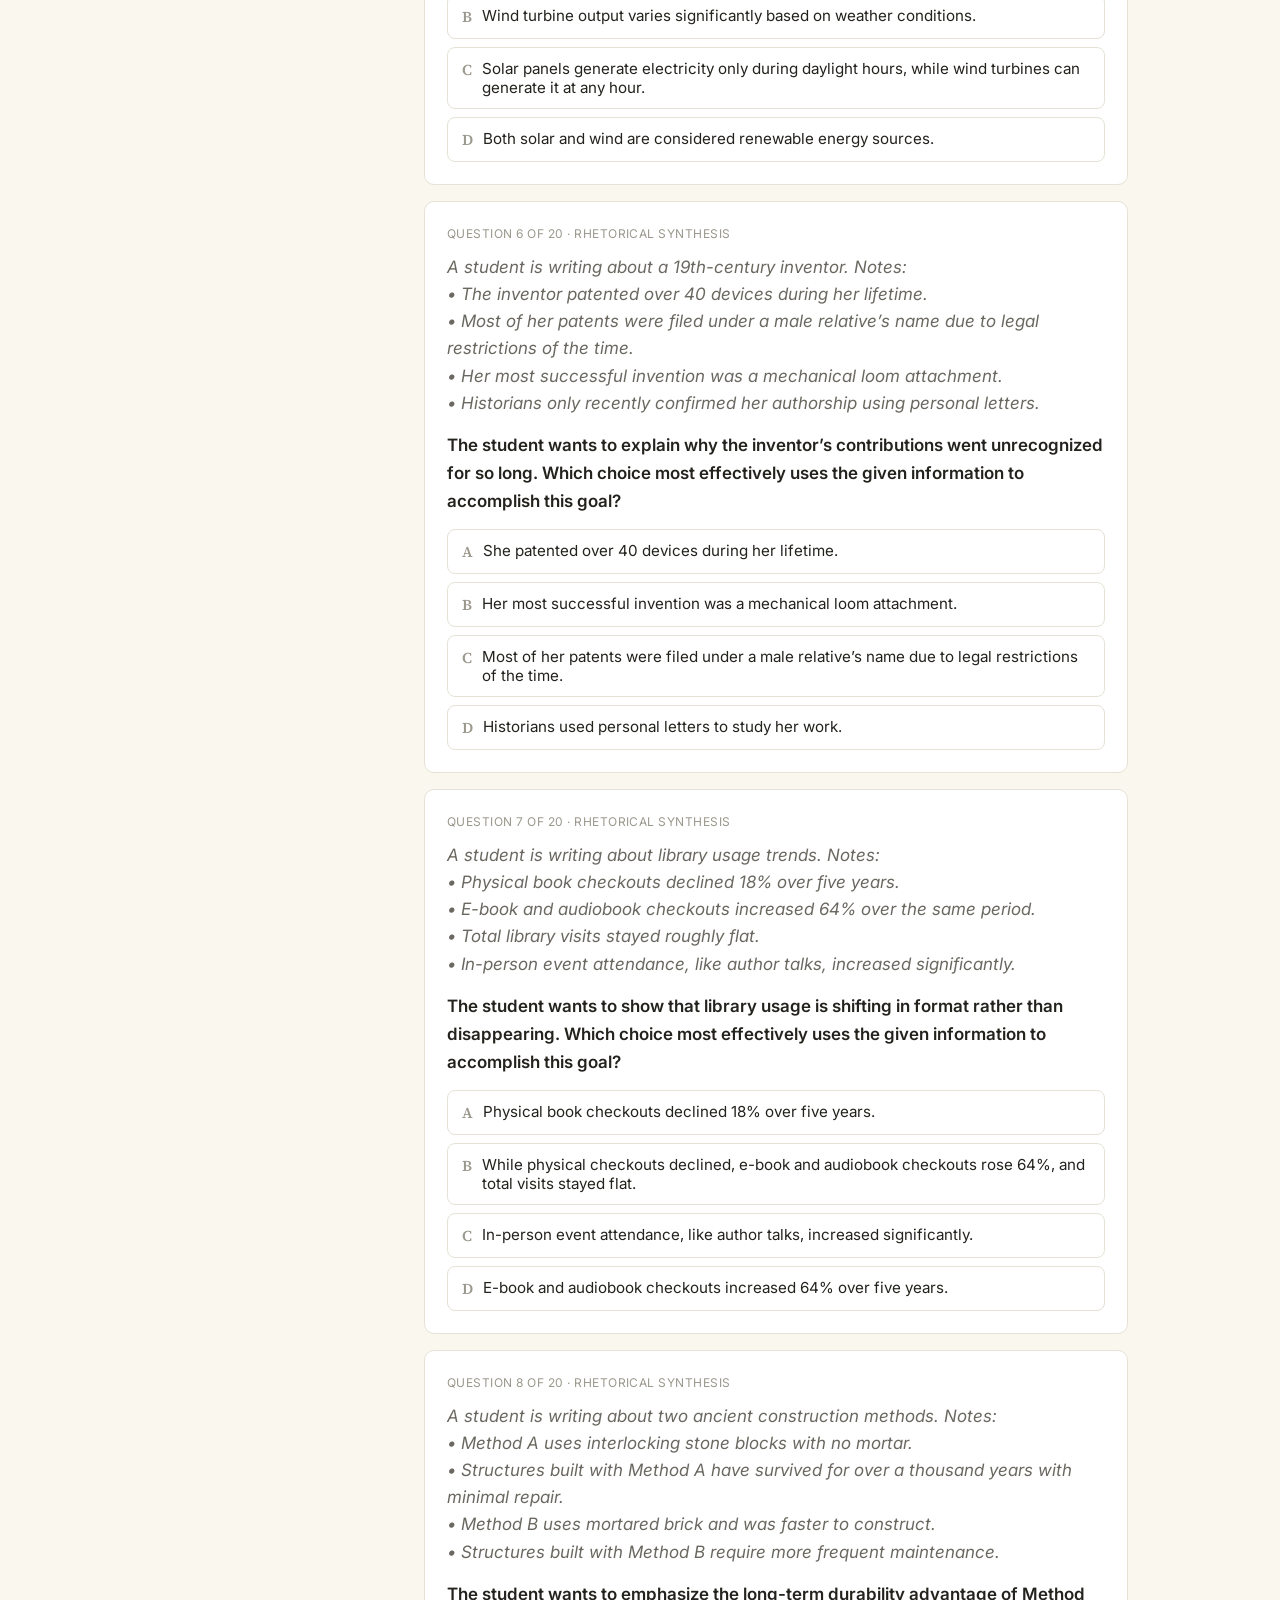
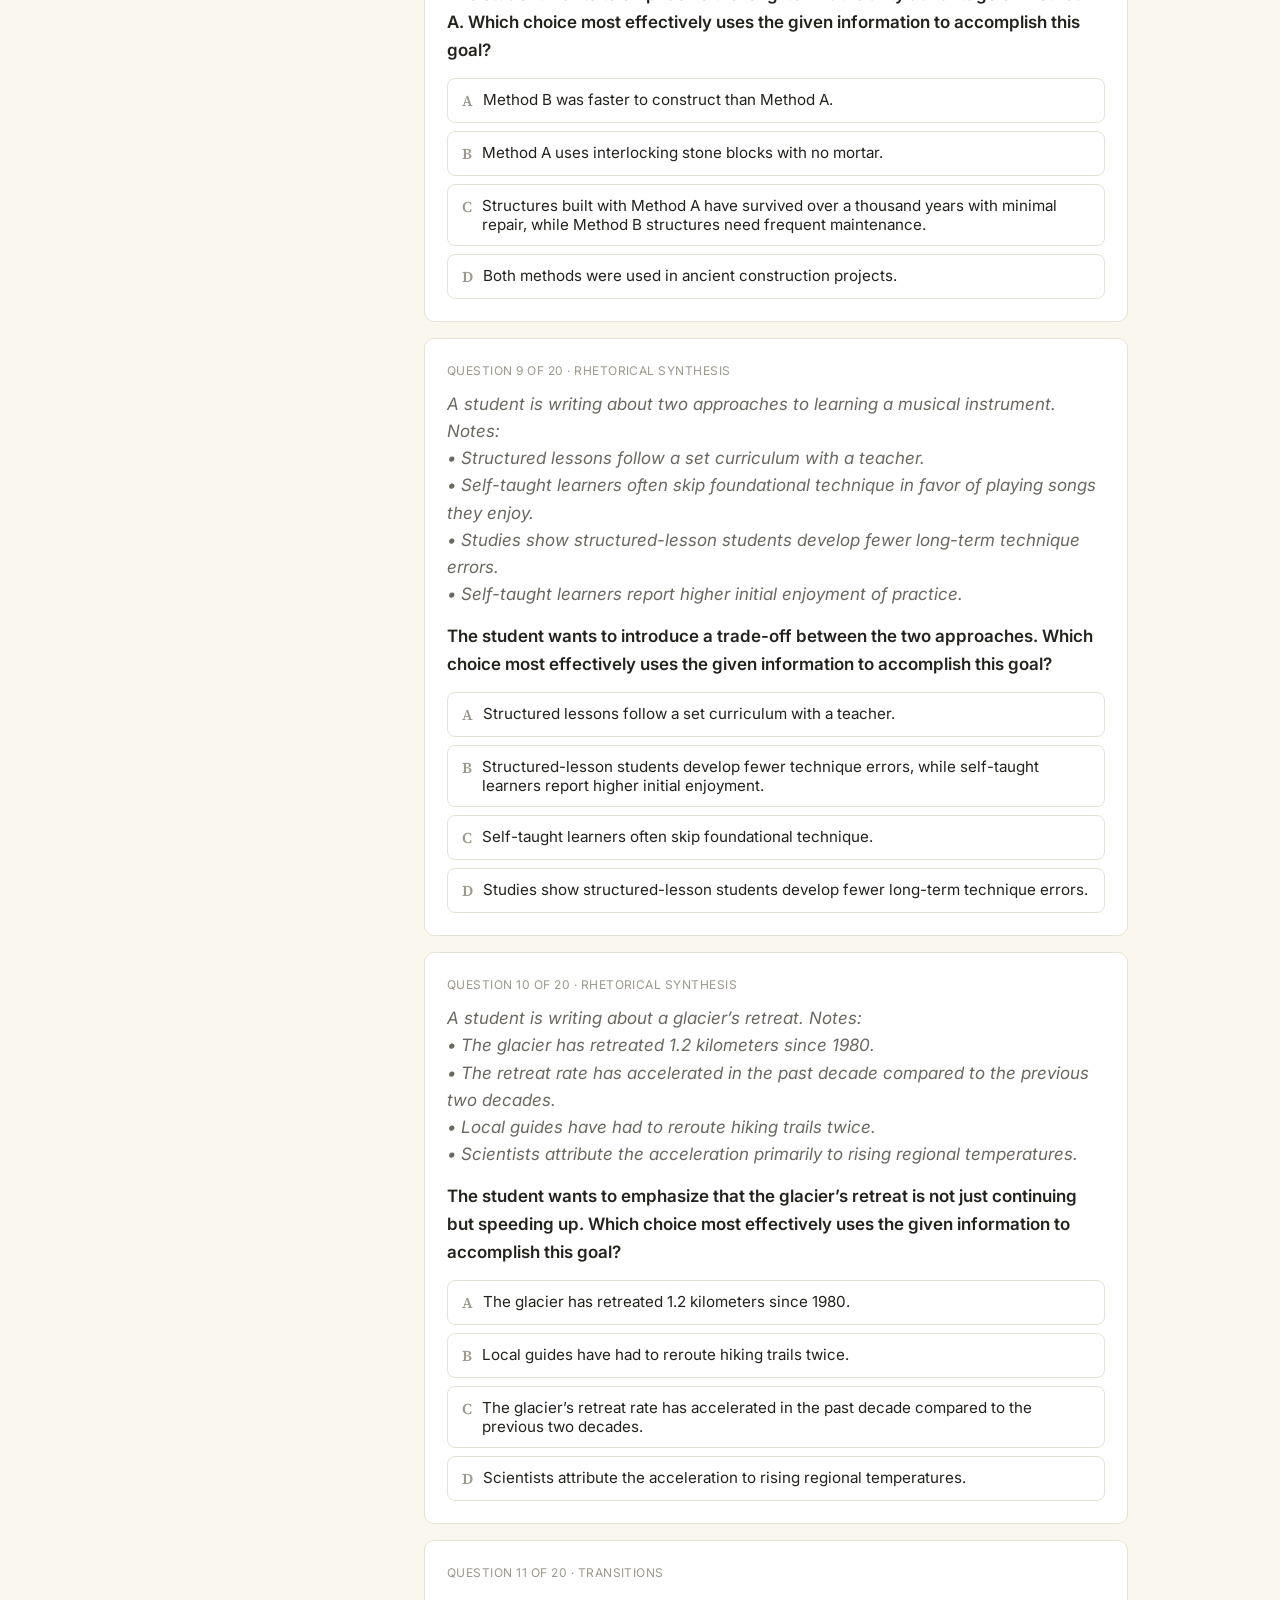
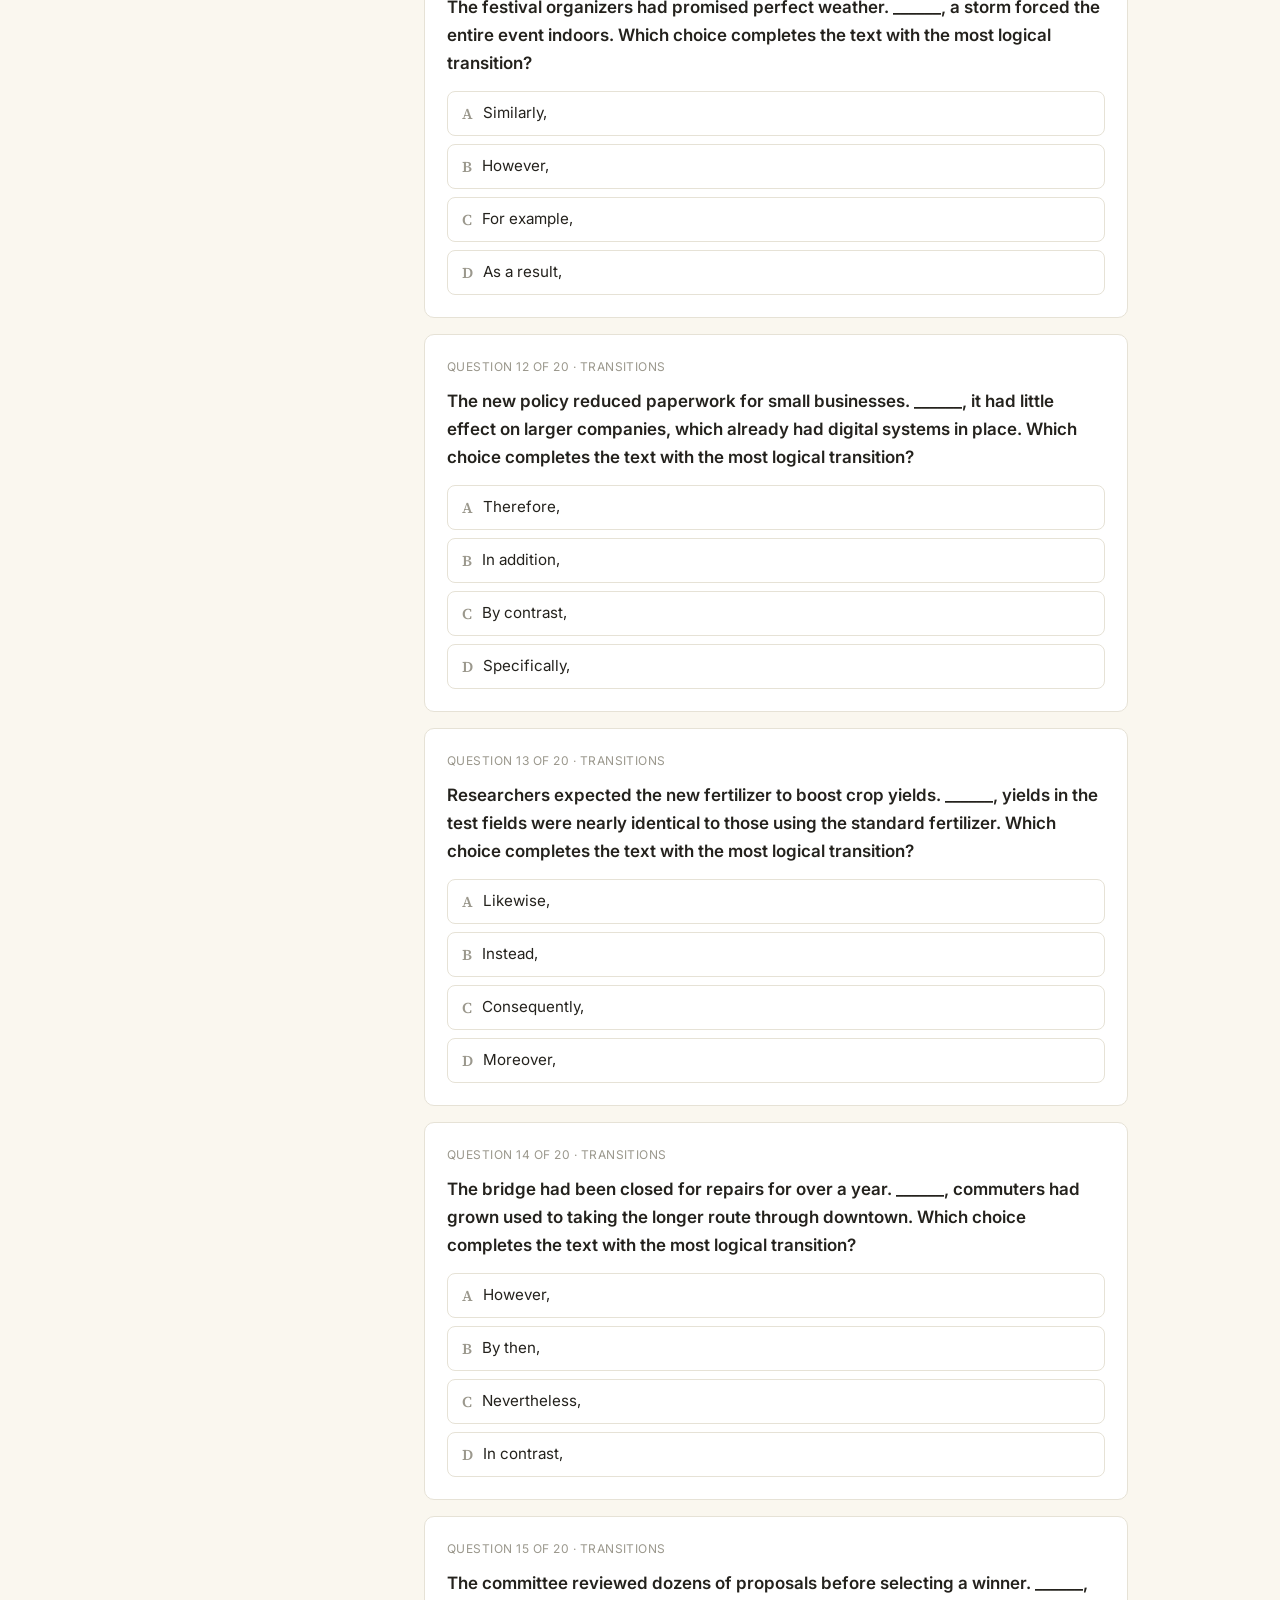
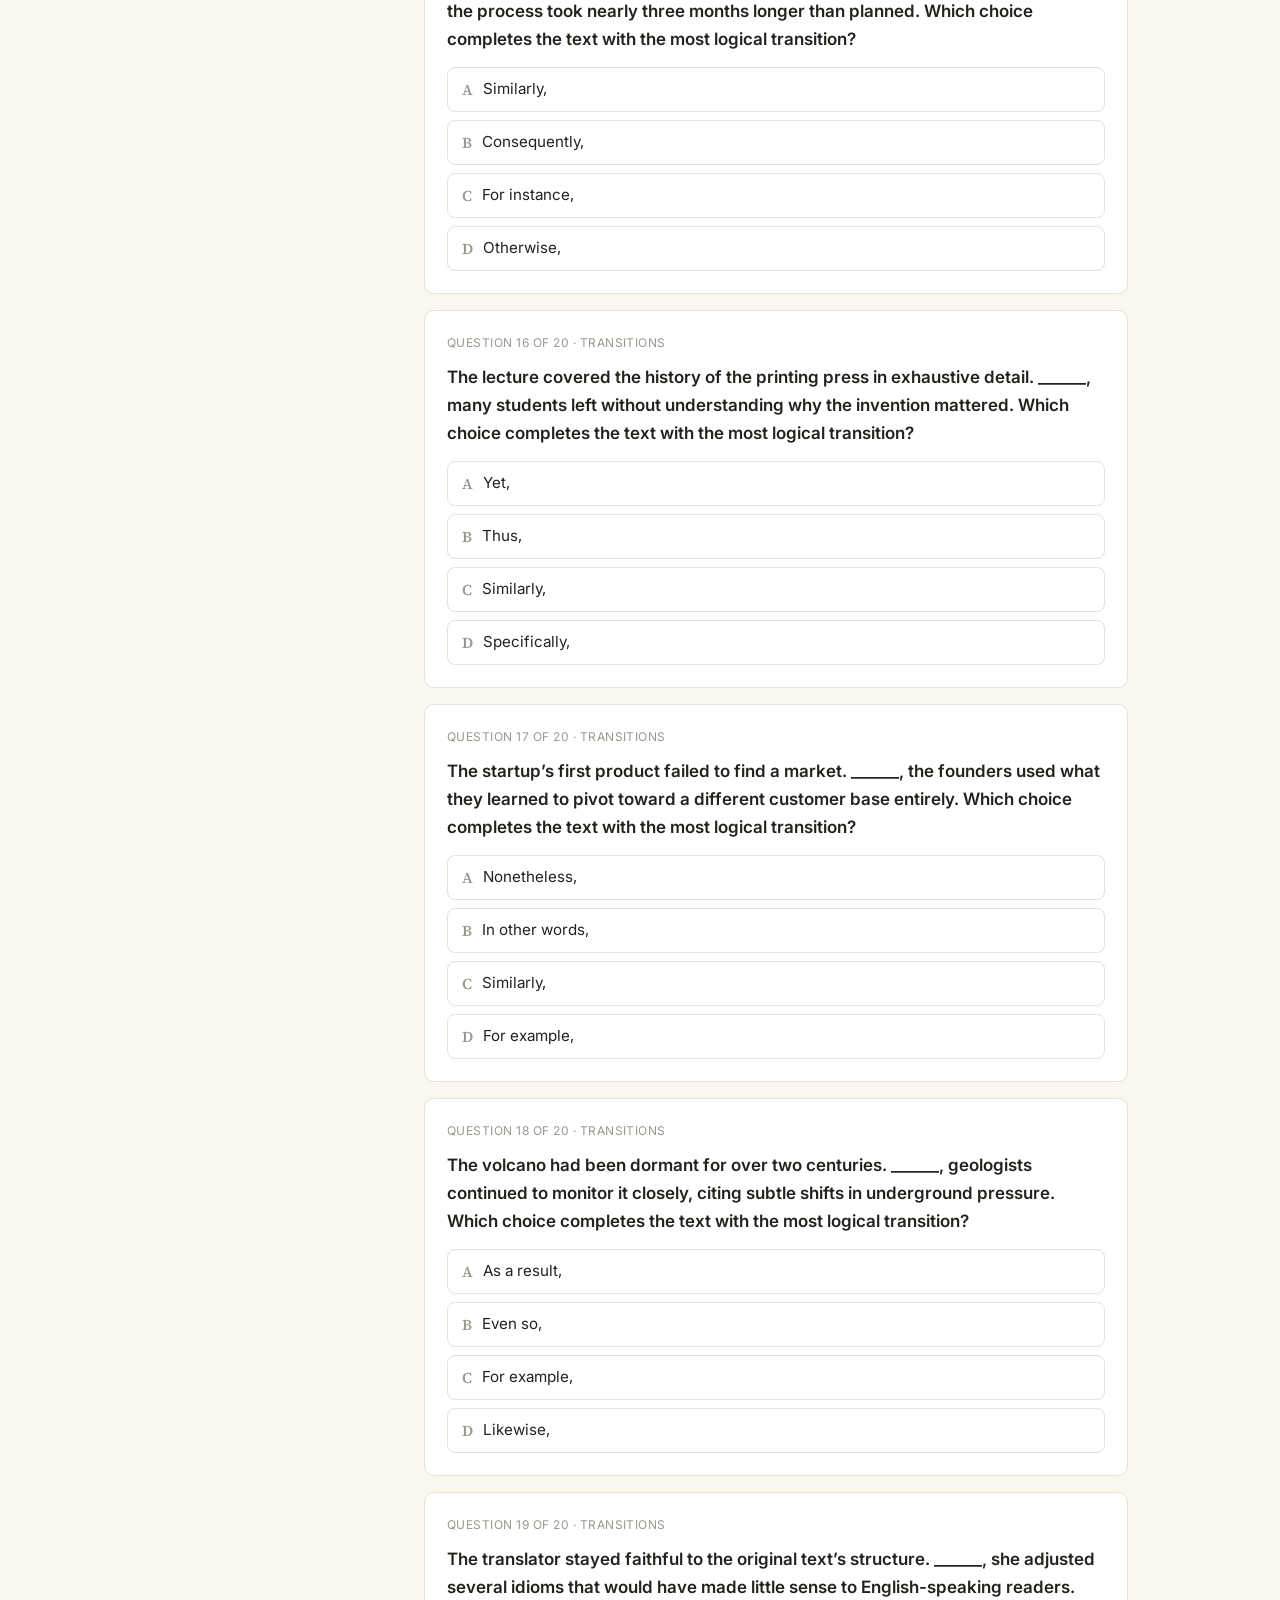
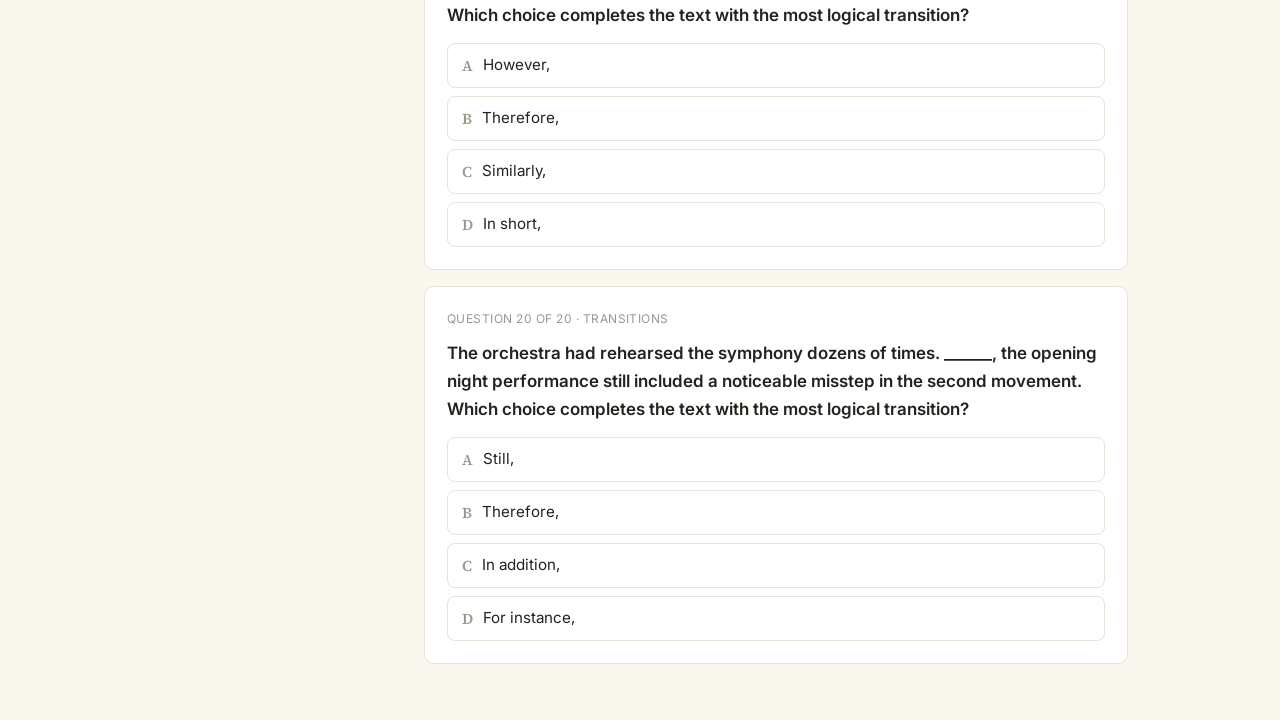
<file: english/expression-of-ideas.html>
<!DOCTYPE html>
<html lang="en">
<head>
<meta charset="UTF-8">
<meta name="viewport" content="width=device-width, initial-scale=1.0">
<title>Expression of Ideas &middot; PSAT Prep Portal</title>
<link rel="stylesheet" href="../css/style.css">
</head>
<body>

<header class="hero-dark">
  <div class="container">
    <div class="eyebrow">English &middot; Domain 3 of 4</div>
    <h1>Expression of Ideas</h1>
    <div class="subtitle">Rhetorical Synthesis &middot; Transitions</div>
    <div class="stat-row">
      <div class="stat"><span class="stat-label">Skills in this domain</span><span class="stat-value">2</span></div>
      <div class="stat"><span class="stat-label">Read time</span><span class="stat-value">~4 min</span></div>
    </div>
  </div>
</header>
<div class="hero-divider"></div>

<main class="container">
  <section class="section">
    <div class="callout">
      <div class="callout-label">Why this domain matters</div>
      <p>
        This domain tests editing judgment rather than grammar rules. You're
        given material that's already correct, and asked to make it more
        effective &mdash; clearer, better organized, or better connected.
      </p>
    </div>

    <div class="section-head">
      <h2>What you'll learn</h2>
      <span class="pill">2 skills</span>
    </div>
    <div class="lesson-list">
      <a class="lesson-item" href="#rhetorical-synthesis">
        <span class="lesson-num">1</span>
        <span class="lesson-title">Rhetorical Synthesis</span>
        <span class="lesson-meta">Matching a sentence to a stated goal</span>
      </a>
      <a class="lesson-item" href="#transitions">
        <span class="lesson-num">2</span>
        <span class="lesson-title">Transitions</span>
        <span class="lesson-meta">Logical relationship, not "sounds right"</span>
      </a>
    </div>
  </section>

  <section>

    <article class="skill-block" id="rhetorical-synthesis">
      <div class="skill-main">
        <span class="skill-num">Skill 1</span>
        <h2>Rhetorical Synthesis</h2>
        <p>
          You're given a set of bullet-point notes about a topic and a
          specific goal &mdash; "emphasize a similarity," "highlight the most
          surprising finding," "introduce the topic to an unfamiliar
          audience" &mdash; and asked which sentence best accomplishes that exact
          goal using only the given information.
        </p>
        <p>
          Every answer choice will usually be a <em>true</em> statement based on
          the bullets. The test isn't checking whether you can spot a true
          sentence &mdash; it's checking whether you can match a sentence to the
          specific goal stated in the question.
        </p>
      </div>
      <div class="skill-rail">
        <div class="note-card focus">
          <div class="label">What to watch for</div>
          <ul>
            <li>Reread the stated goal slowly before scanning the bullets &mdash; "difference" vs. "similarity," "cause" vs. "effect" changes everything.</li>
            <li>Use only the information given in the bullets; don't add outside knowledge even if you have it.</li>
          </ul>
        </div>
        <div class="note-card mistake">
          <div class="label">Common mistakes</div>
          <ul>
            <li>Picking a true, well-written sentence that doesn't actually match the specific goal asked for.</li>
            <li>Combining bullets in a way that isn't supported by how they're written.</li>
          </ul>
        </div>
      </div>
    </article>

    <article class="skill-block" id="transitions">
      <div class="skill-main">
        <span class="skill-num">Skill 2</span>
        <h2>Transitions</h2>
        <p>
          Choose the word or phrase that correctly connects two ideas:
          continuation ("furthermore," "similarly"), contrast ("however,"
          "yet"), cause-and-effect ("therefore," "as a result"), or example
          ("for instance"). The skill is identifying the logical relationship
          first, then matching it to a category of transition &mdash; not picking
          whichever option sounds smoothest.
        </p>
      </div>
      <div class="skill-rail">
        <div class="note-card focus">
          <div class="label">What to watch for</div>
          <ul>
            <li>Cover the blank and describe the relationship between the two sentences in your own words first: agreement, contrast, cause, or example.</li>
            <li>Watch for transitions that are close cousins but logically different &mdash; "however" (contrast) vs. "therefore" (cause/effect).</li>
          </ul>
        </div>
        <div class="note-card mistake">
          <div class="label">Common mistakes</div>
          <ul>
            <li>Choosing a transition because it "sounds right" without checking the actual logical relationship.</li>
            <li>Confusing addition words ("moreover") with contrast words ("nevertheless") when skimming quickly.</li>
          </ul>
        </div>
      </div>
    </article>

  </section>

  <section class="section" id="practice">
    <div class="section-head">
      <h2>Practice questions</h2>
      <span class="pill">20 questions</span>
    </div>
    <div id="quiz-root"></div>
  </section>
</main>

<script>window.PAGE = 'eoi'; window.SITE_ROOT = '../';</script>
<script src="../js/sidebar.js"></script>
<script src="data/eoi-questions.js"></script>
<script src="../js/quiz.js"></script>
<script>
  window.initQuiz({ containerId: 'quiz-root', questions: window.QUIZ_DATA, storageKey: 'psat-quiz-eoi' });
</script>
</body>
</html>
</file>
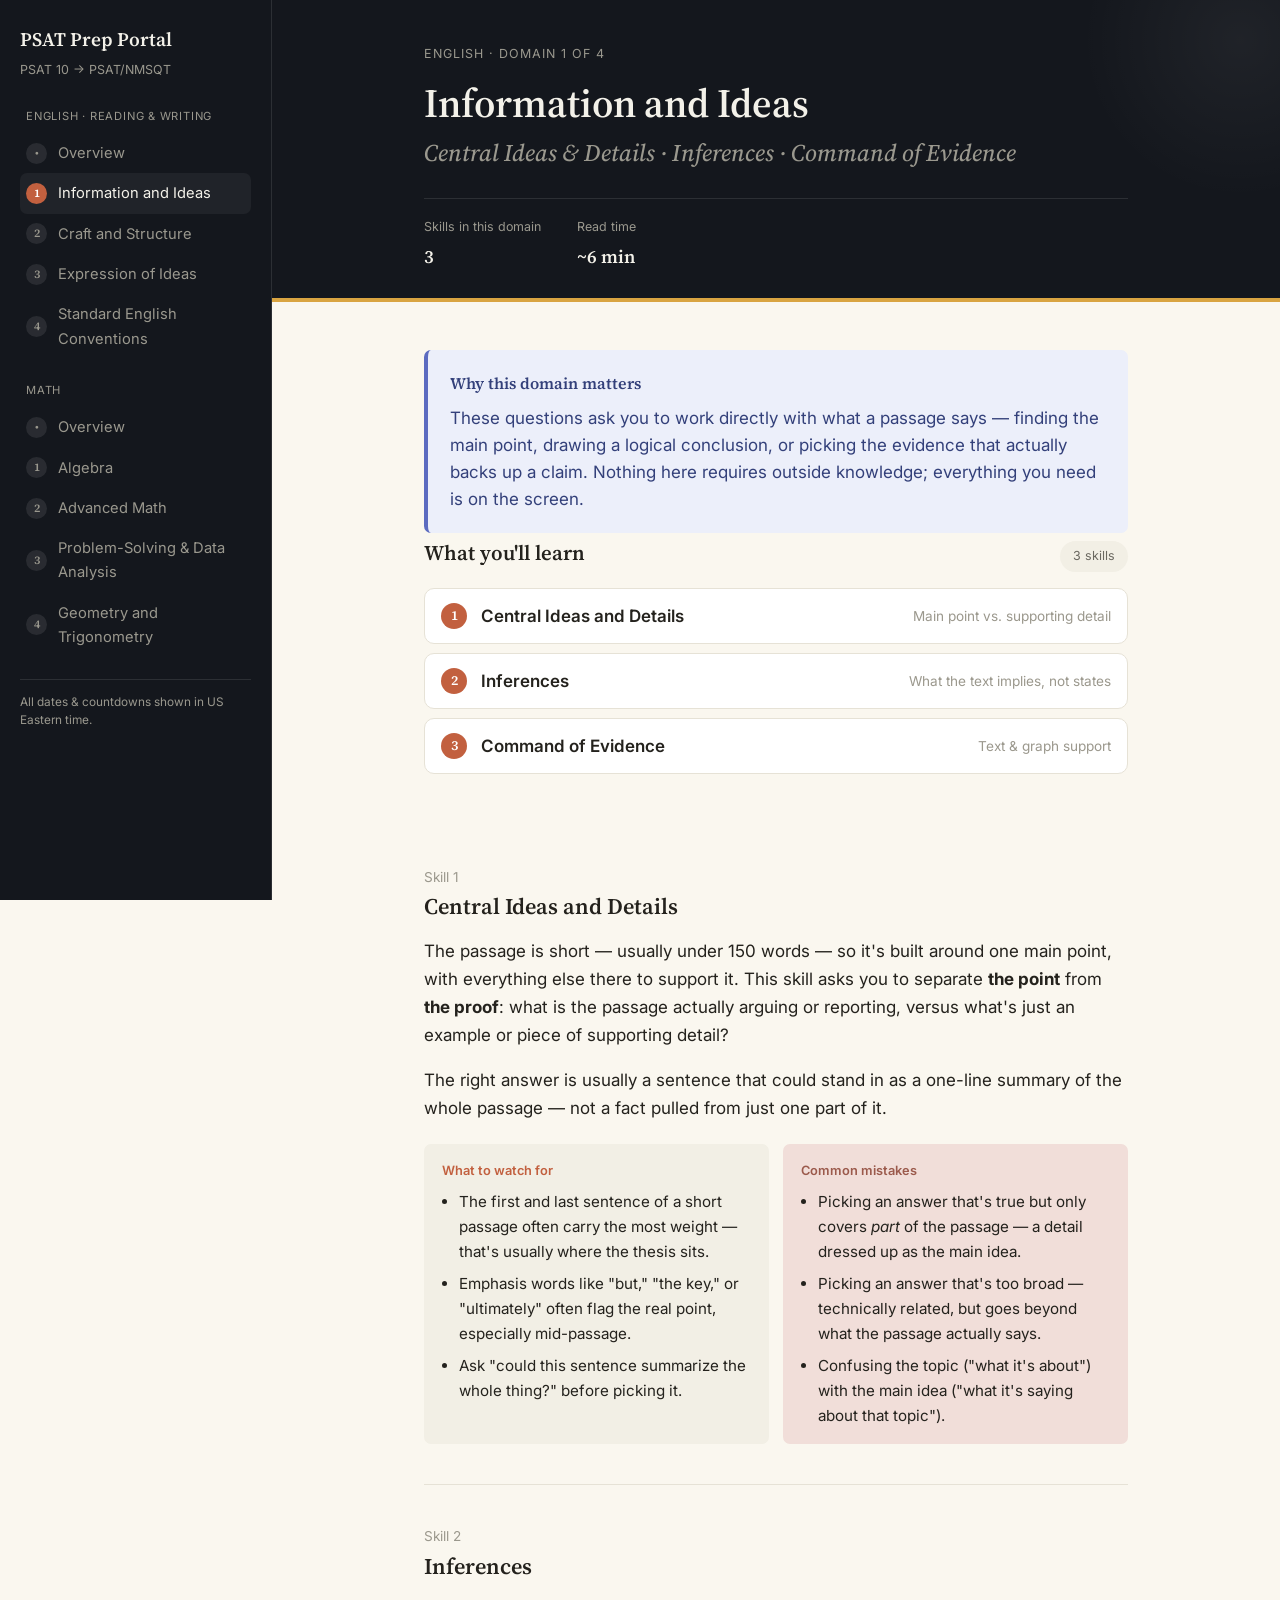
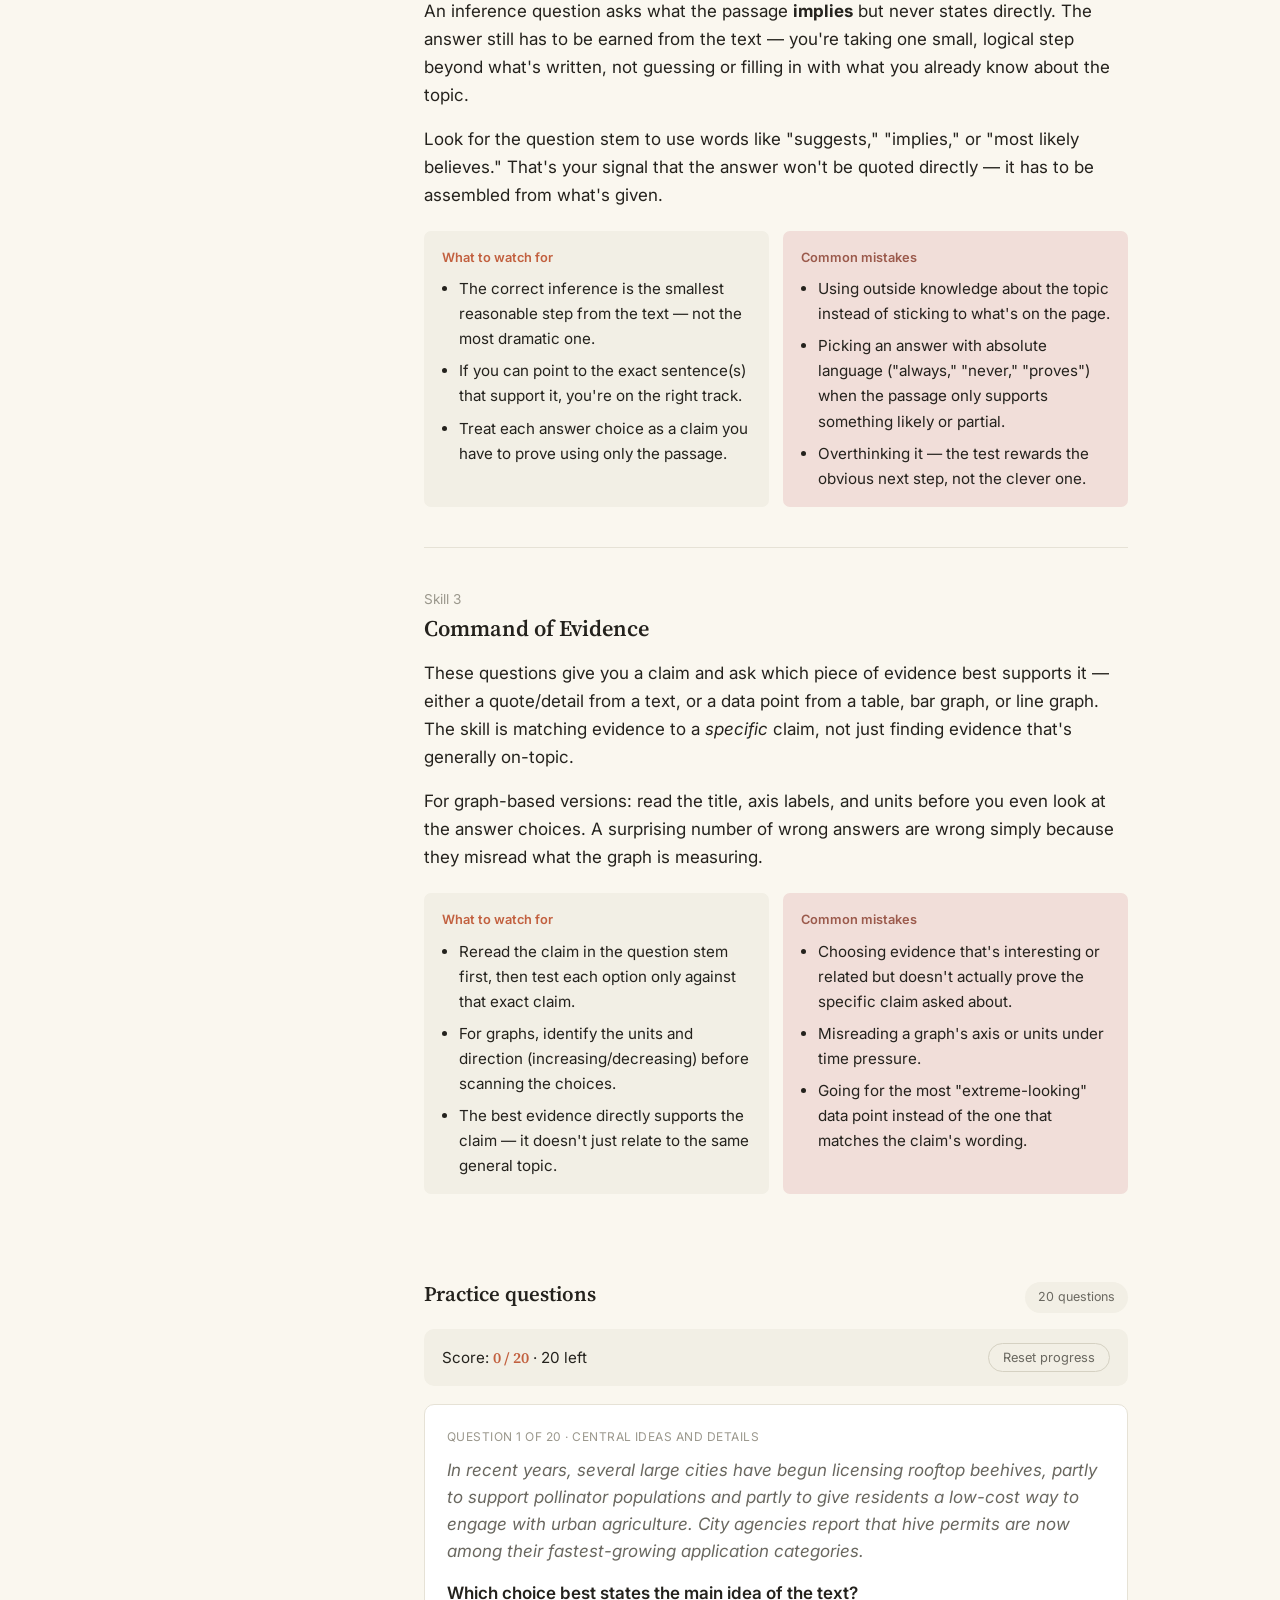
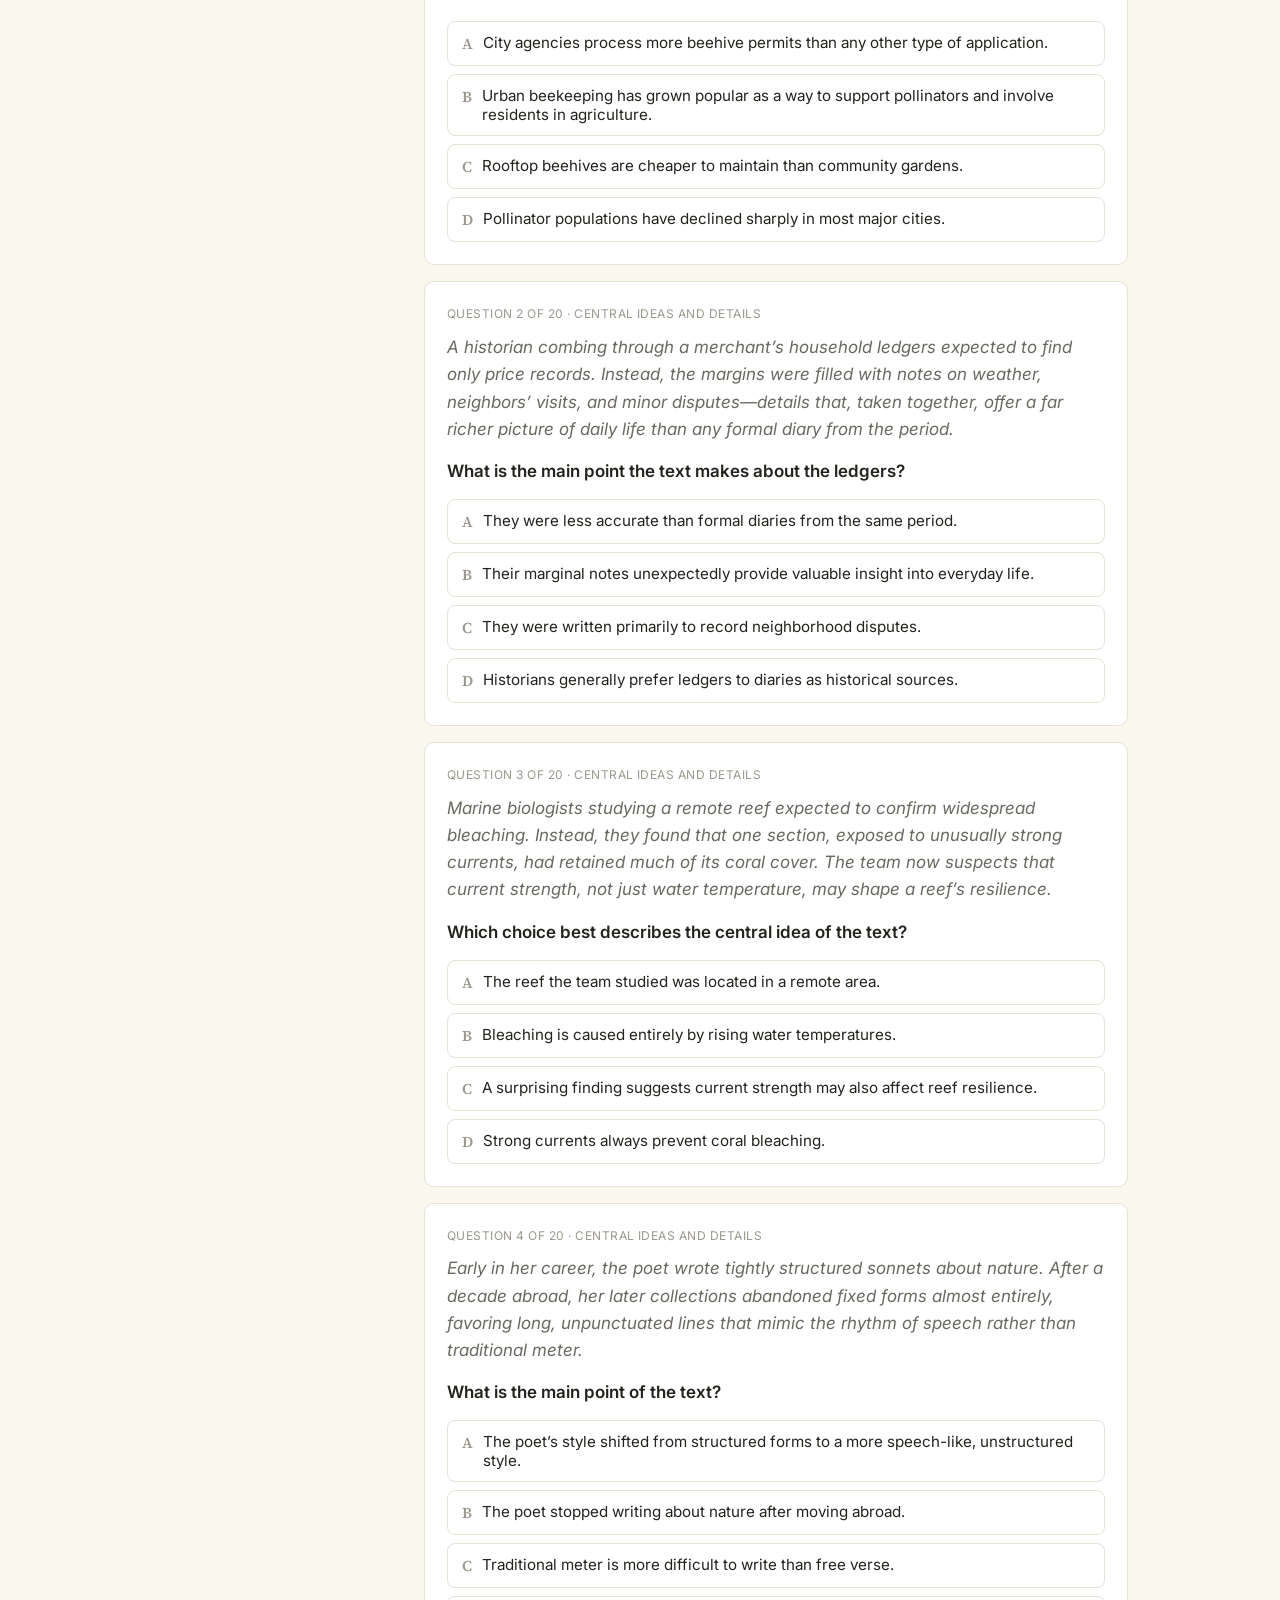
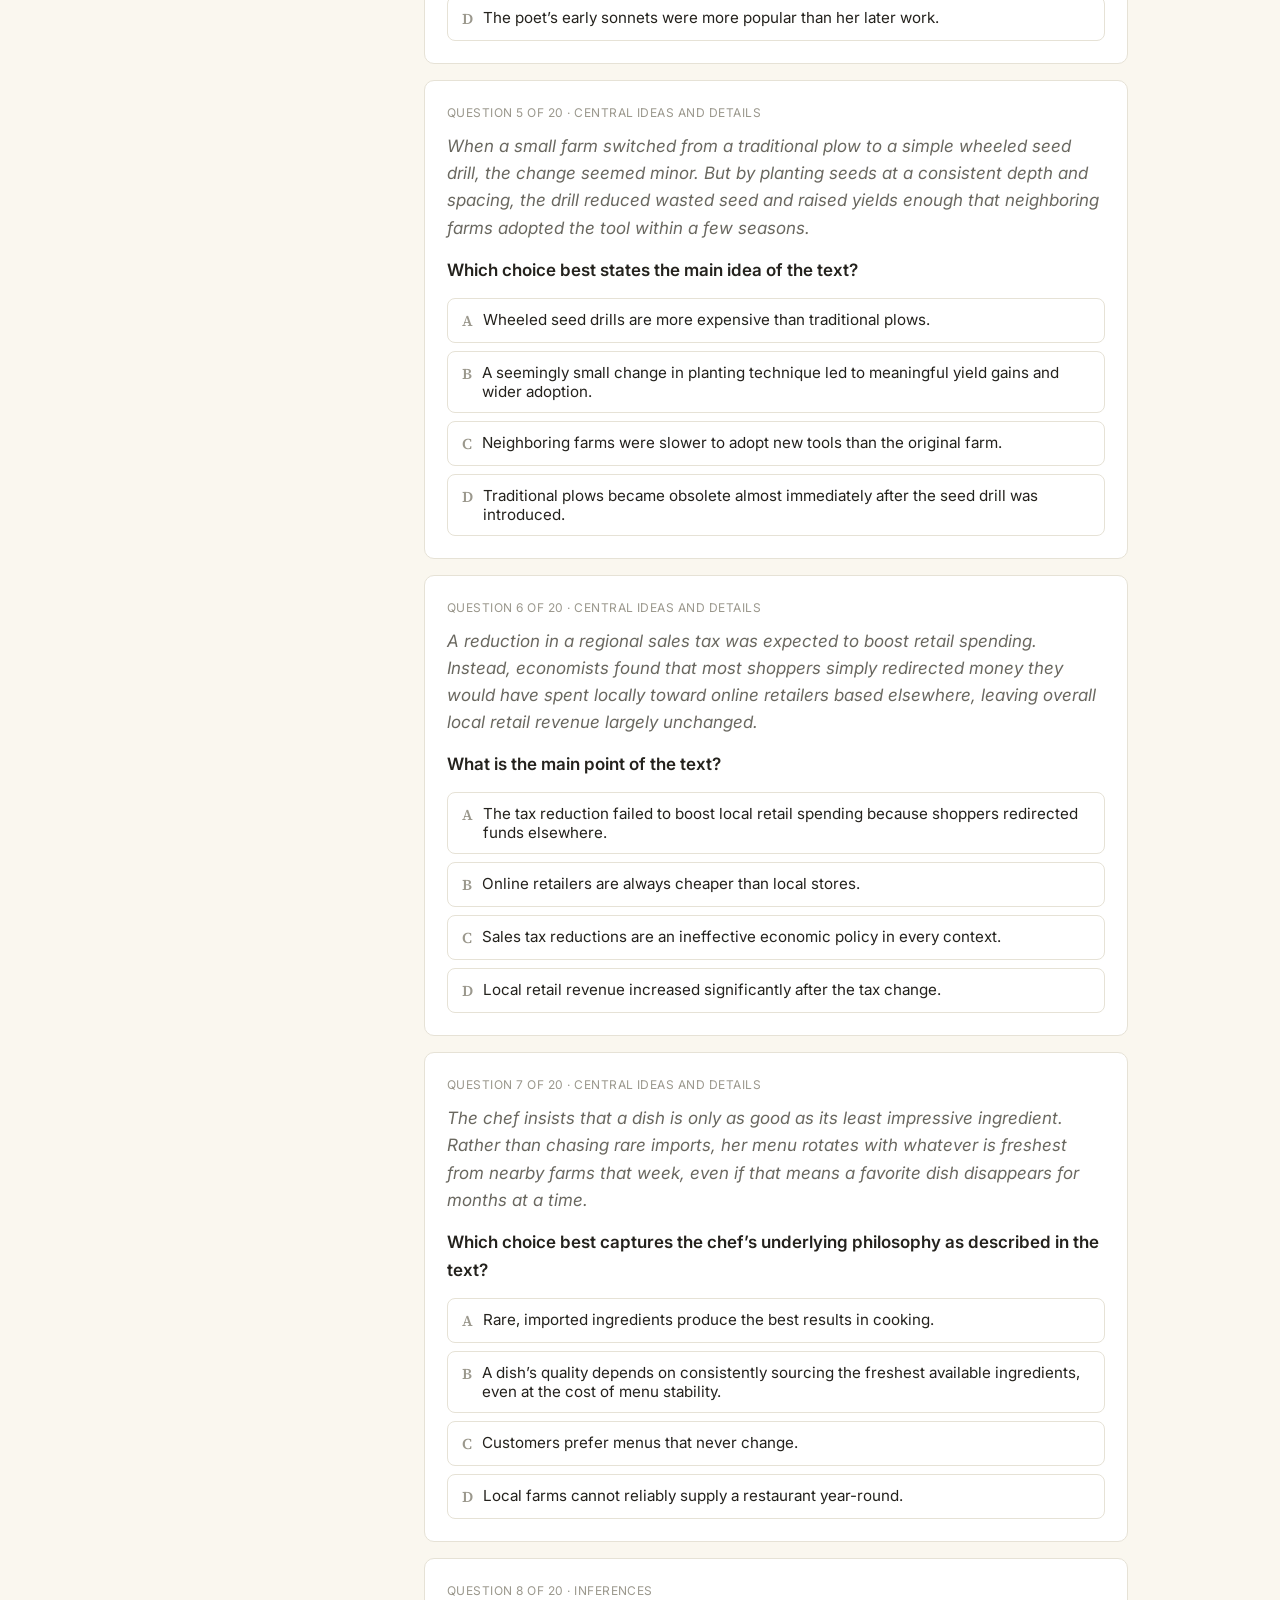
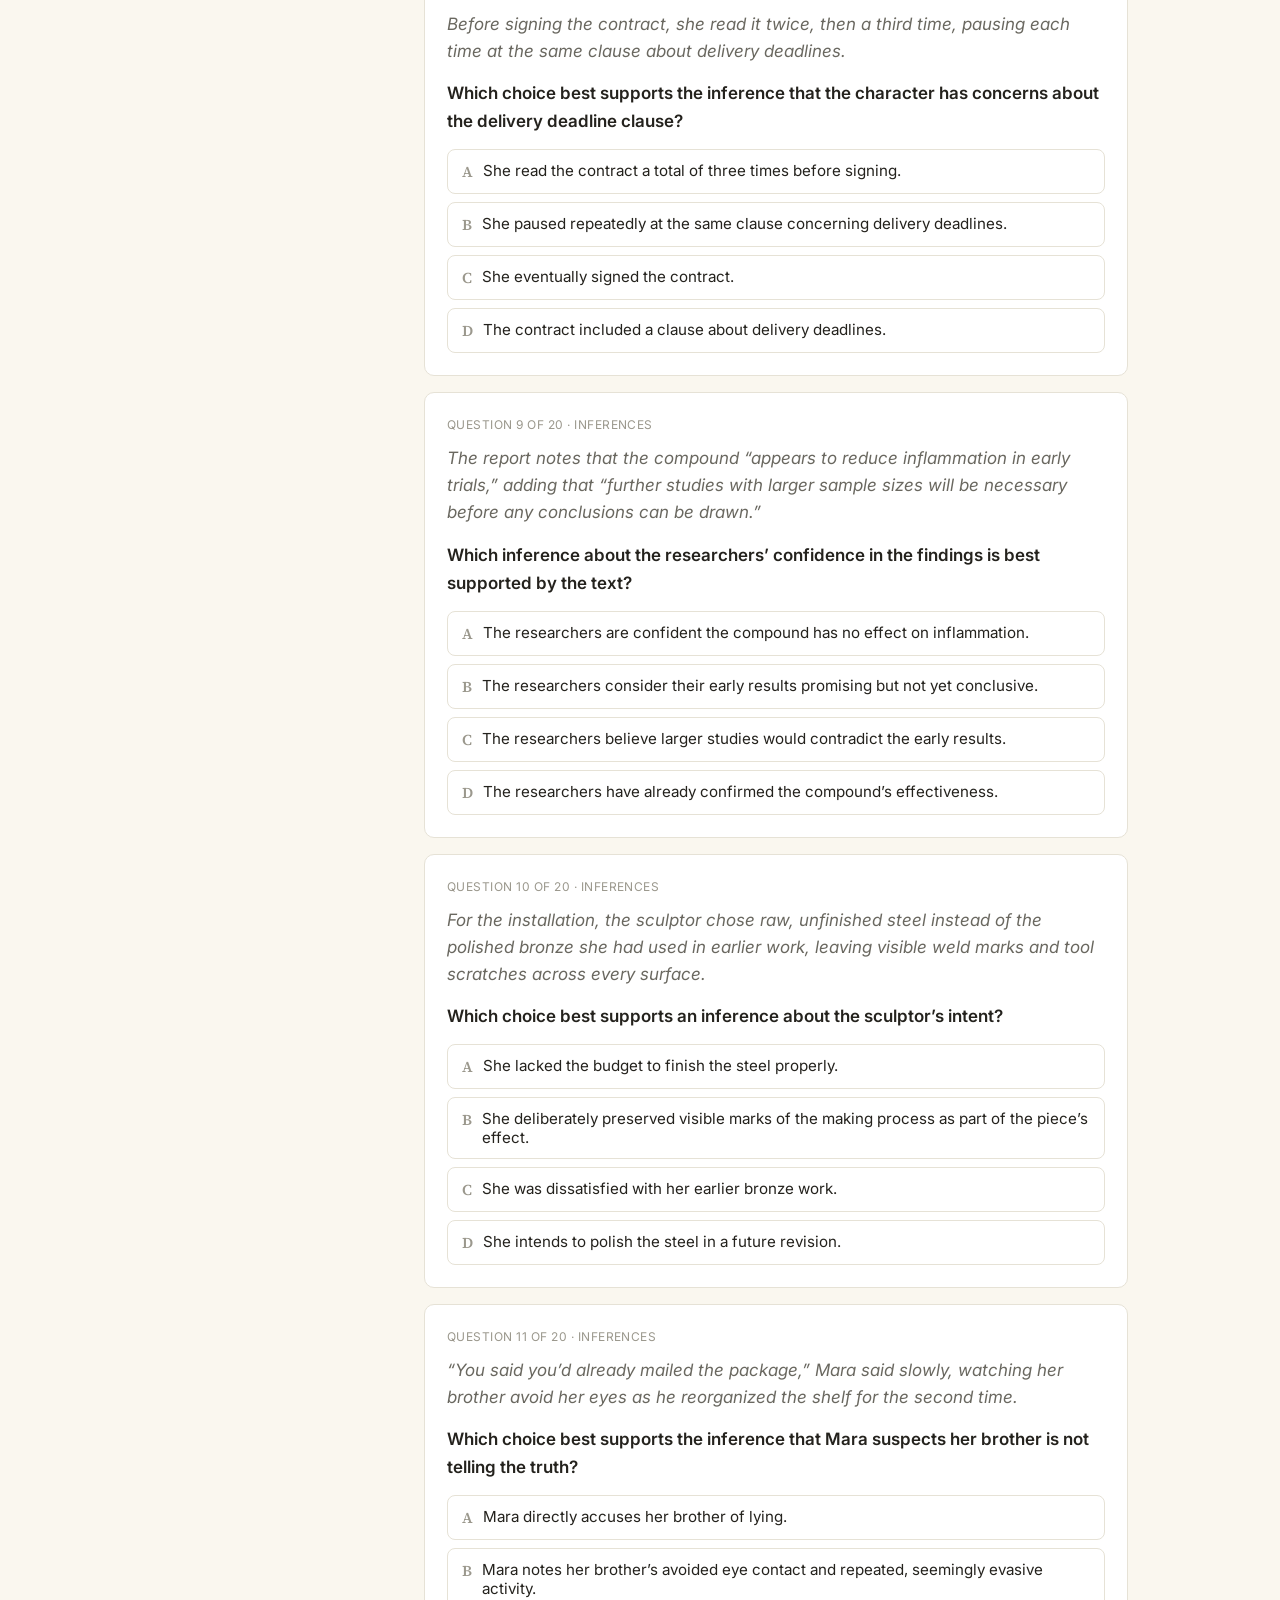
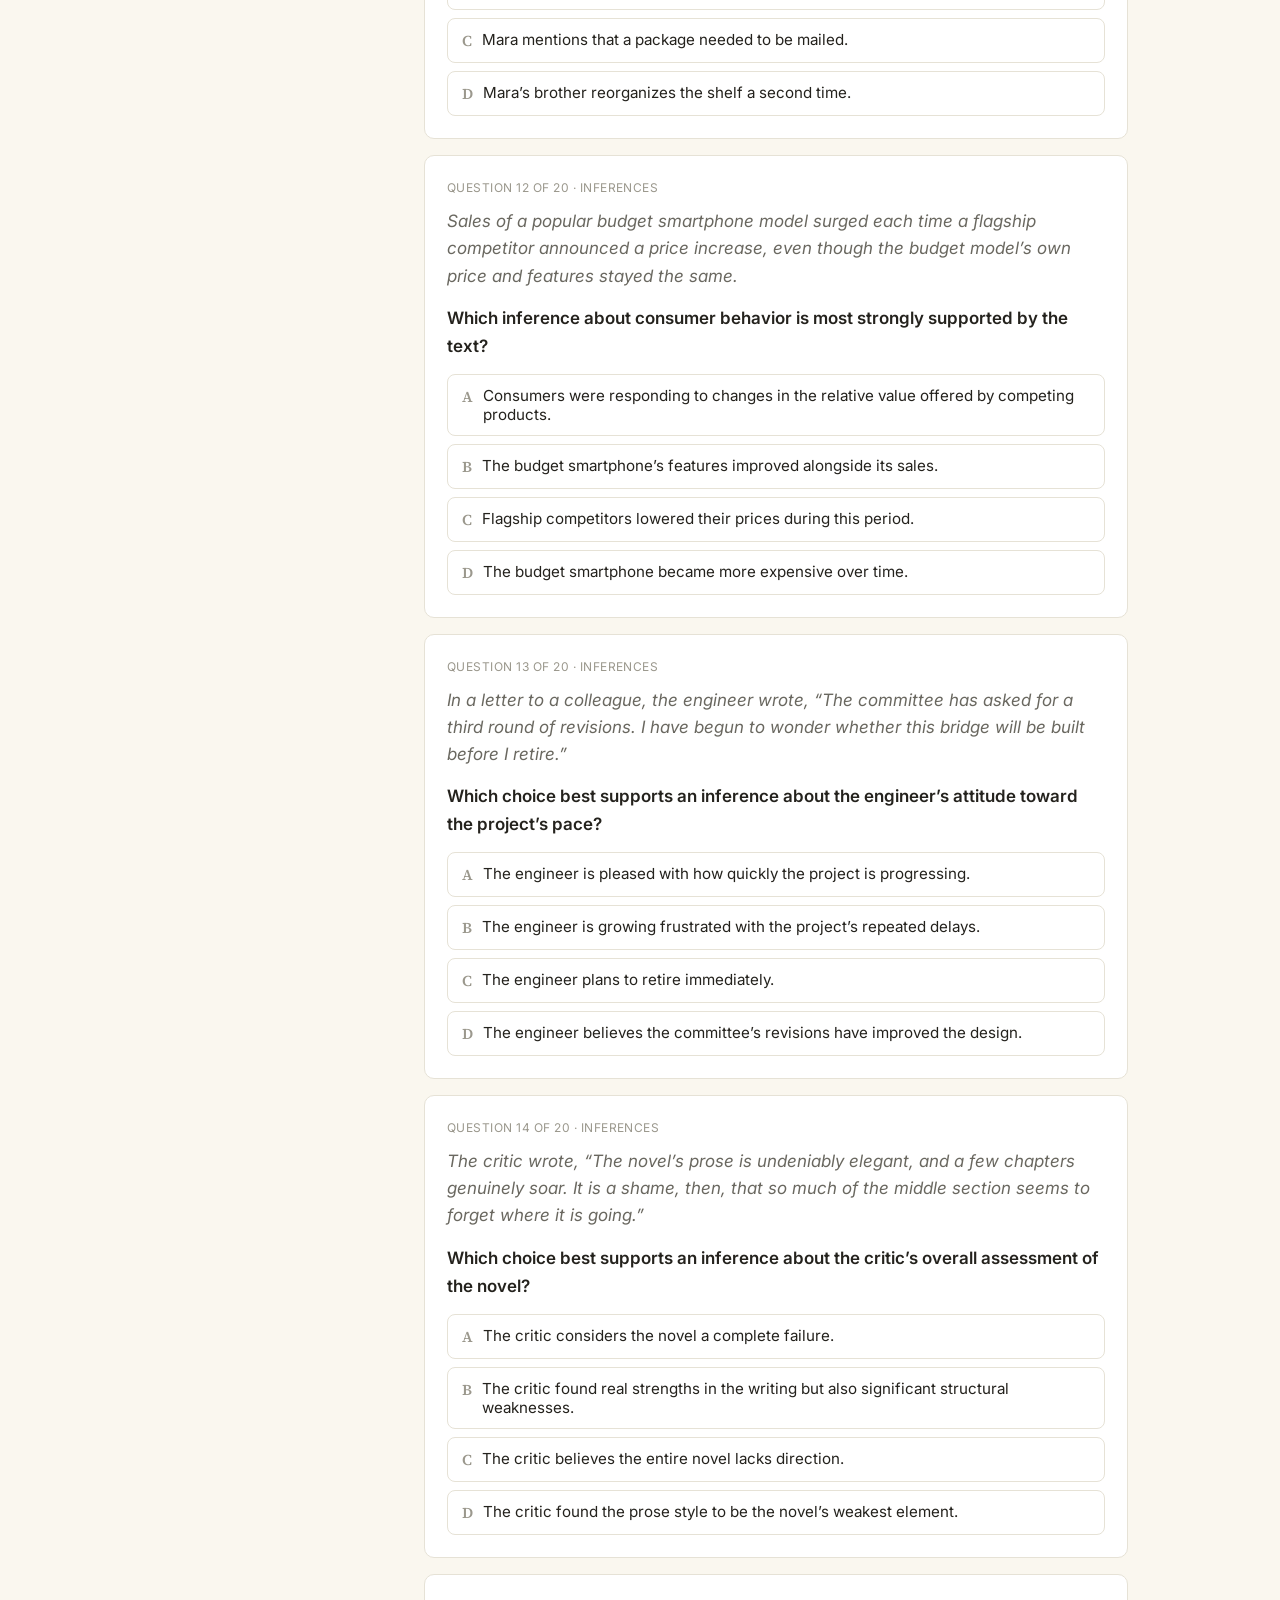
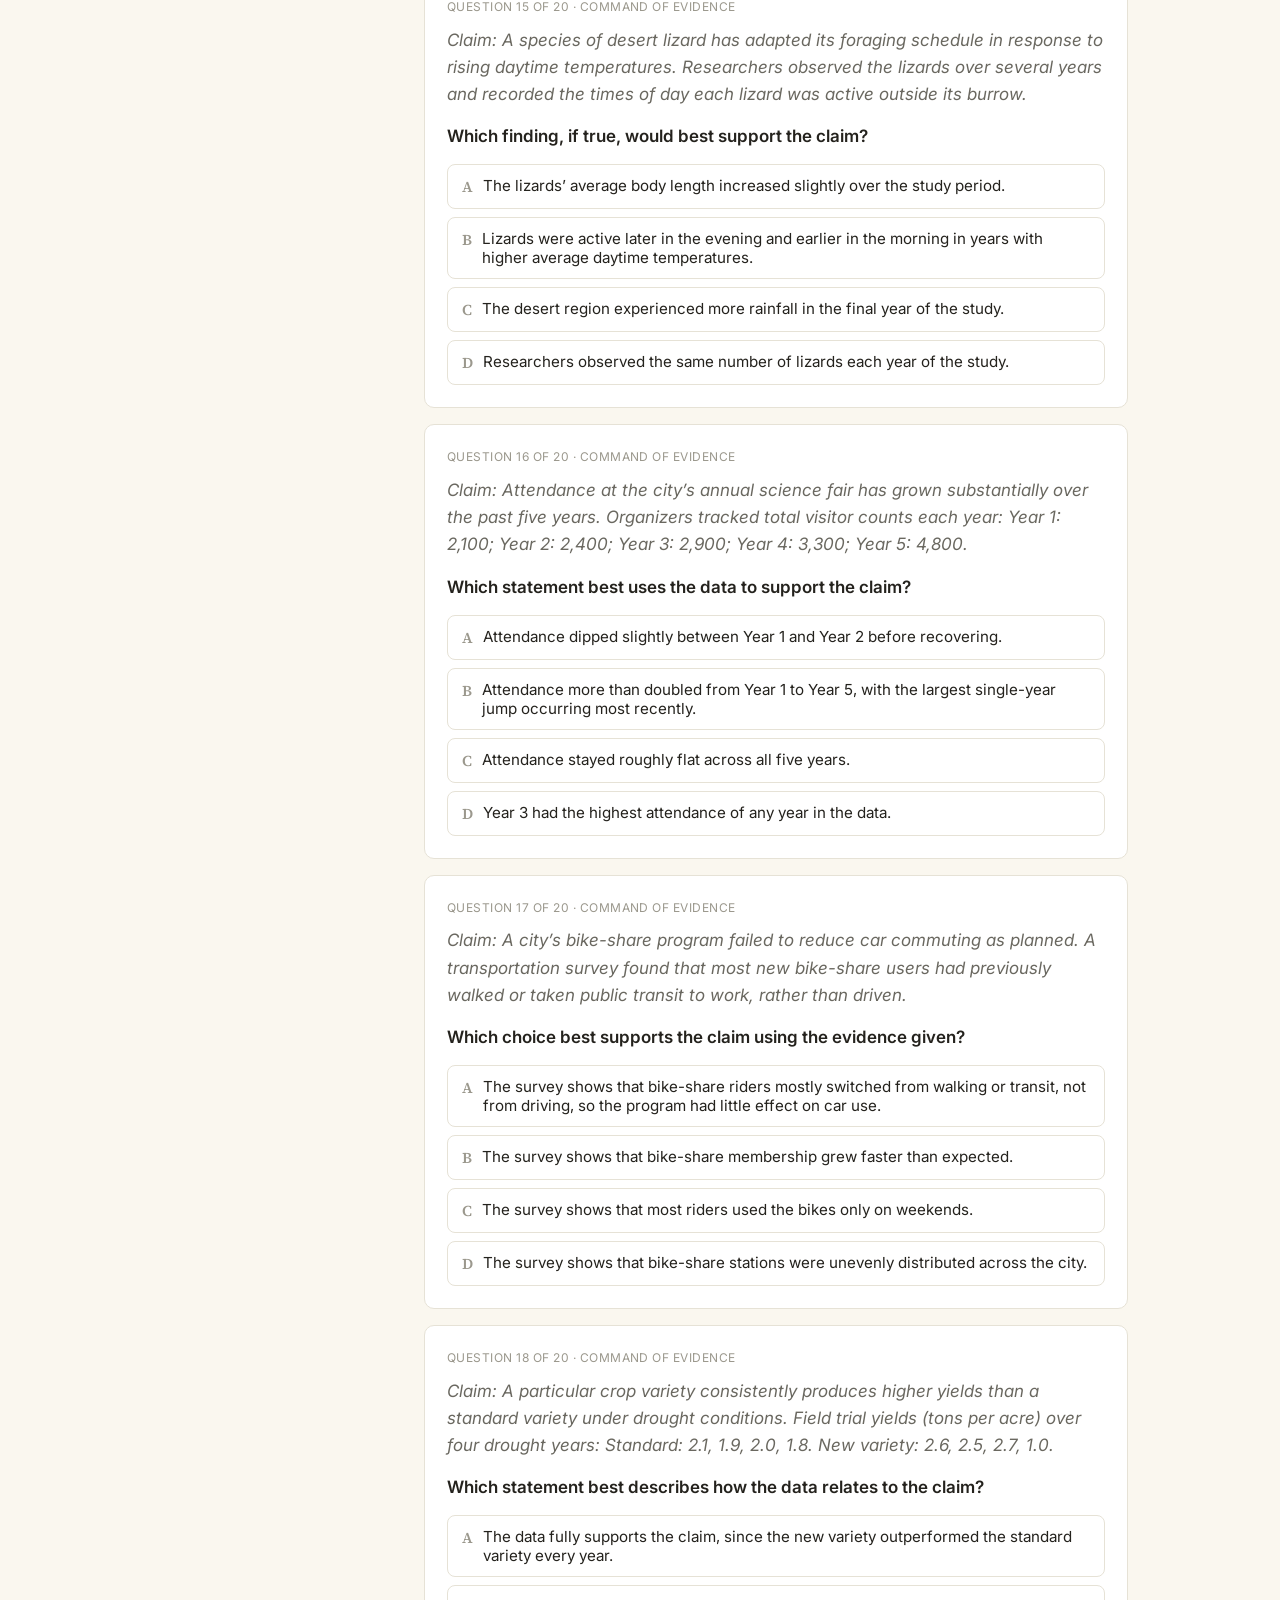
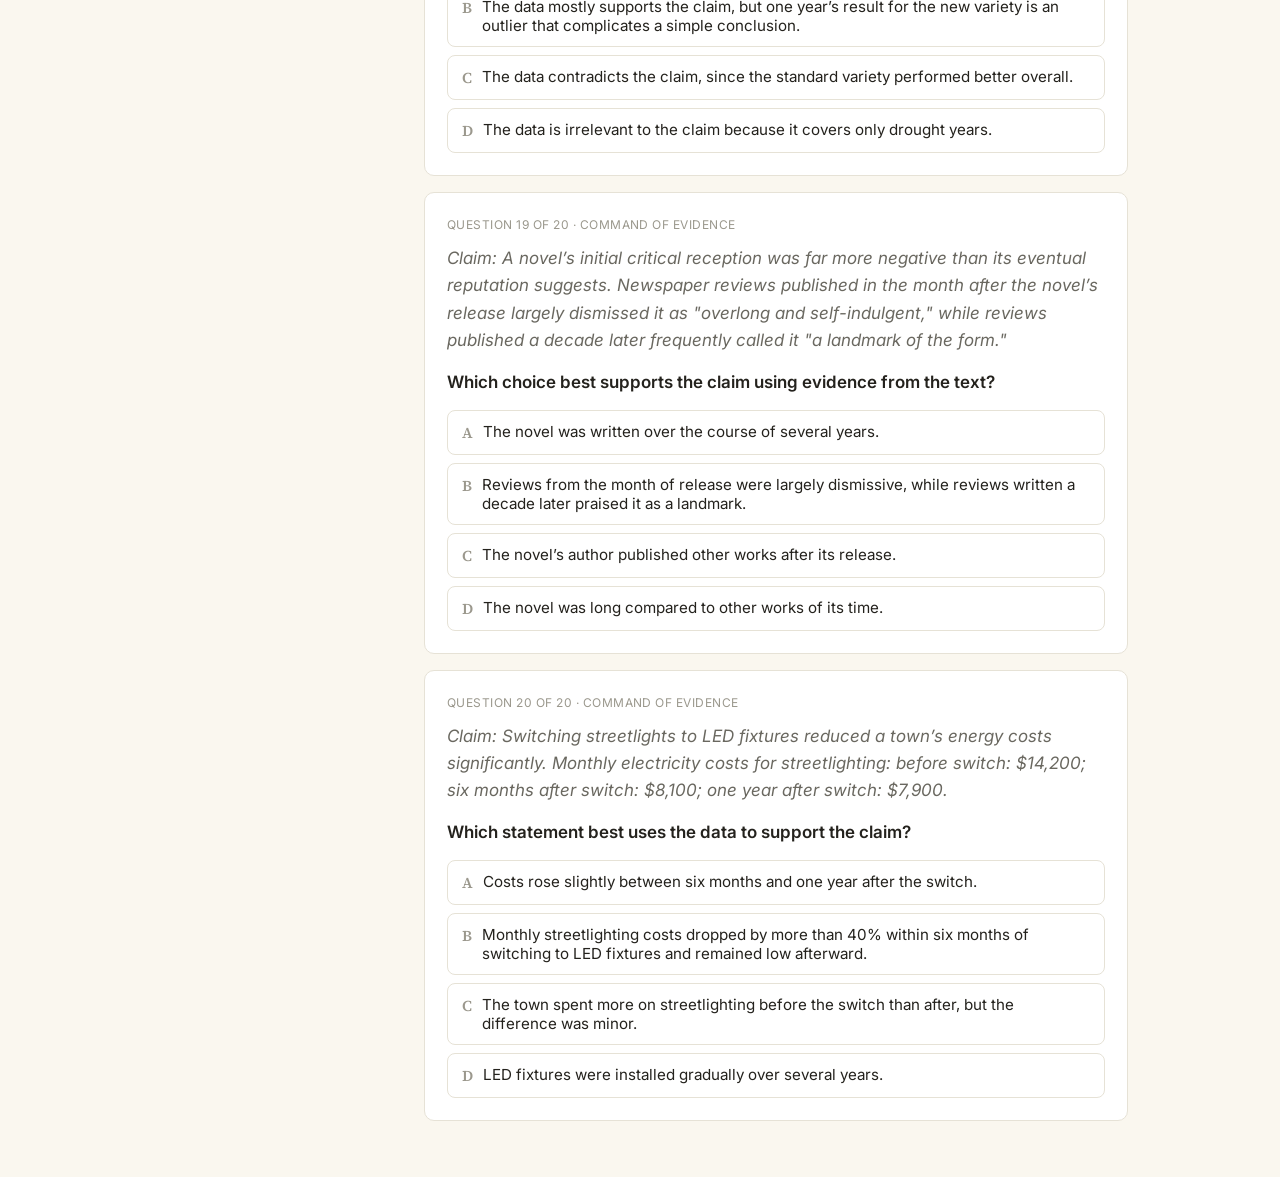
<file: english/information-and-ideas.html>
<!DOCTYPE html>
<html lang="en">
<head>
<meta charset="UTF-8">
<meta name="viewport" content="width=device-width, initial-scale=1.0">
<title>Information and Ideas &middot; PSAT Prep Portal</title>
<link rel="stylesheet" href="../css/style.css">
</head>
<body>

<header class="hero-dark">
  <div class="container">
    <div class="eyebrow">English &middot; Domain 1 of 4</div>
    <h1>Information and Ideas</h1>
    <div class="subtitle">Central Ideas &amp; Details &middot; Inferences &middot; Command of Evidence</div>
    <div class="stat-row">
      <div class="stat"><span class="stat-label">Skills in this domain</span><span class="stat-value">3</span></div>
      <div class="stat"><span class="stat-label">Read time</span><span class="stat-value">~6 min</span></div>
    </div>
  </div>
</header>
<div class="hero-divider"></div>

<main class="container">
  <section class="section">
    <div class="callout">
      <div class="callout-label">Why this domain matters</div>
      <p>
        These questions ask you to work directly with what a passage says &mdash;
        finding the main point, drawing a logical conclusion, or picking the
        evidence that actually backs up a claim. Nothing here requires outside
        knowledge; everything you need is on the screen.
      </p>
    </div>

    <div class="section-head">
      <h2>What you'll learn</h2>
      <span class="pill">3 skills</span>
    </div>
    <div class="lesson-list">
      <a class="lesson-item" href="#central-ideas">
        <span class="lesson-num">1</span>
        <span class="lesson-title">Central Ideas and Details</span>
        <span class="lesson-meta">Main point vs. supporting detail</span>
      </a>
      <a class="lesson-item" href="#inferences">
        <span class="lesson-num">2</span>
        <span class="lesson-title">Inferences</span>
        <span class="lesson-meta">What the text implies, not states</span>
      </a>
      <a class="lesson-item" href="#evidence">
        <span class="lesson-num">3</span>
        <span class="lesson-title">Command of Evidence</span>
        <span class="lesson-meta">Text &amp; graph support</span>
      </a>
    </div>
  </section>

  <section>

    <article class="skill-block" id="central-ideas">
      <div class="skill-main">
        <span class="skill-num">Skill 1</span>
        <h2>Central Ideas and Details</h2>
        <p>
          The passage is short &mdash; usually under 150 words &mdash; so it's built
          around one main point, with everything else there to support it.
          This skill asks you to separate <strong>the point</strong> from
          <strong>the proof</strong>: what is the passage actually arguing or
          reporting, versus what's just an example or piece of supporting detail?
        </p>
        <p>
          The right answer is usually a sentence that could stand in as a
          one-line summary of the whole passage &mdash; not a fact pulled from
          just one part of it.
        </p>
      </div>
      <div class="skill-rail">
        <div class="note-card focus">
          <div class="label">What to watch for</div>
          <ul>
            <li>The first and last sentence of a short passage often carry the most weight &mdash; that's usually where the thesis sits.</li>
            <li>Emphasis words like "but," "the key," or "ultimately" often flag the real point, especially mid-passage.</li>
            <li>Ask "could this sentence summarize the whole thing?" before picking it.</li>
          </ul>
        </div>
        <div class="note-card mistake">
          <div class="label">Common mistakes</div>
          <ul>
            <li>Picking an answer that's true but only covers <em>part</em> of the passage &mdash; a detail dressed up as the main idea.</li>
            <li>Picking an answer that's too broad &mdash; technically related, but goes beyond what the passage actually says.</li>
            <li>Confusing the topic ("what it's about") with the main idea ("what it's saying about that topic").</li>
          </ul>
        </div>
      </div>
    </article>

    <article class="skill-block" id="inferences">
      <div class="skill-main">
        <span class="skill-num">Skill 2</span>
        <h2>Inferences</h2>
        <p>
          An inference question asks what the passage <strong>implies</strong> but
          never states directly. The answer still has to be earned from the
          text &mdash; you're taking one small, logical step beyond what's written,
          not guessing or filling in with what you already know about the topic.
        </p>
        <p>
          Look for the question stem to use words like "suggests," "implies,"
          or "most likely believes." That's your signal that the answer won't
          be quoted directly &mdash; it has to be assembled from what's given.
        </p>
      </div>
      <div class="skill-rail">
        <div class="note-card focus">
          <div class="label">What to watch for</div>
          <ul>
            <li>The correct inference is the smallest reasonable step from the text &mdash; not the most dramatic one.</li>
            <li>If you can point to the exact sentence(s) that support it, you're on the right track.</li>
            <li>Treat each answer choice as a claim you have to prove using only the passage.</li>
          </ul>
        </div>
        <div class="note-card mistake">
          <div class="label">Common mistakes</div>
          <ul>
            <li>Using outside knowledge about the topic instead of sticking to what's on the page.</li>
            <li>Picking an answer with absolute language ("always," "never," "proves") when the passage only supports something likely or partial.</li>
            <li>Overthinking it &mdash; the test rewards the obvious next step, not the clever one.</li>
          </ul>
        </div>
      </div>
    </article>

    <article class="skill-block" id="evidence">
      <div class="skill-main">
        <span class="skill-num">Skill 3</span>
        <h2>Command of Evidence</h2>
        <p>
          These questions give you a claim and ask which piece of evidence
          best supports it &mdash; either a quote/detail from a text, or a data
          point from a table, bar graph, or line graph. The skill is matching
          evidence to a <em>specific</em> claim, not just finding evidence that's
          generally on-topic.
        </p>
        <p>
          For graph-based versions: read the title, axis labels, and units
          before you even look at the answer choices. A surprising number of
          wrong answers are wrong simply because they misread what the graph
          is measuring.
        </p>
      </div>
      <div class="skill-rail">
        <div class="note-card focus">
          <div class="label">What to watch for</div>
          <ul>
            <li>Reread the claim in the question stem first, then test each option only against that exact claim.</li>
            <li>For graphs, identify the units and direction (increasing/decreasing) before scanning the choices.</li>
            <li>The best evidence directly supports the claim &mdash; it doesn't just relate to the same general topic.</li>
          </ul>
        </div>
        <div class="note-card mistake">
          <div class="label">Common mistakes</div>
          <ul>
            <li>Choosing evidence that's interesting or related but doesn't actually prove the specific claim asked about.</li>
            <li>Misreading a graph's axis or units under time pressure.</li>
            <li>Going for the most "extreme-looking" data point instead of the one that matches the claim's wording.</li>
          </ul>
        </div>
      </div>
    </article>

  </section>

  <section class="section" id="practice">
    <div class="section-head">
      <h2>Practice questions</h2>
      <span class="pill">20 questions</span>
    </div>
    <div id="quiz-root"></div>
  </section>
</main>

<script>window.PAGE = 'ii'; window.SITE_ROOT = '../';</script>
<script src="../js/sidebar.js"></script>
<script src="data/ii-questions.js"></script>
<script src="../js/quiz.js"></script>
<script>
  window.initQuiz({ containerId: 'quiz-root', questions: window.QUIZ_DATA, storageKey: 'psat-quiz-ii' });
</script>
</body>
</html>
</file>
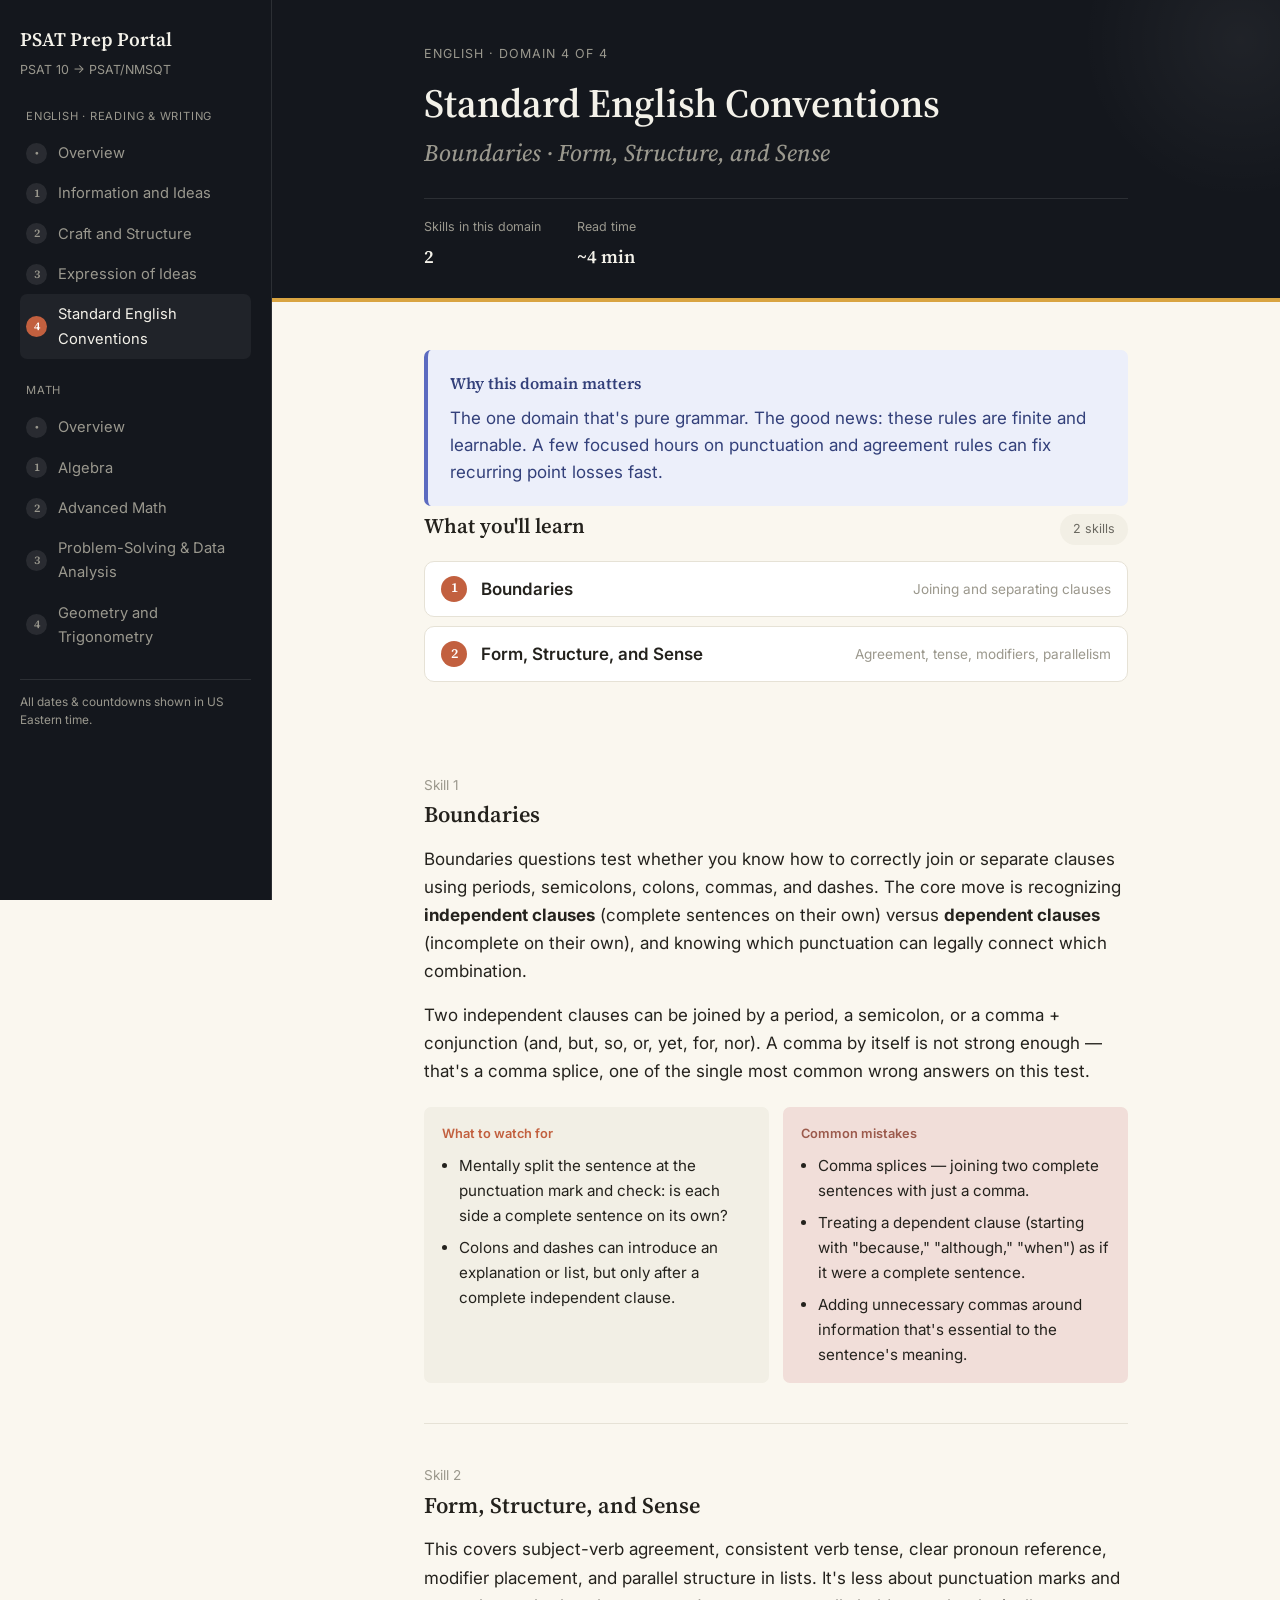
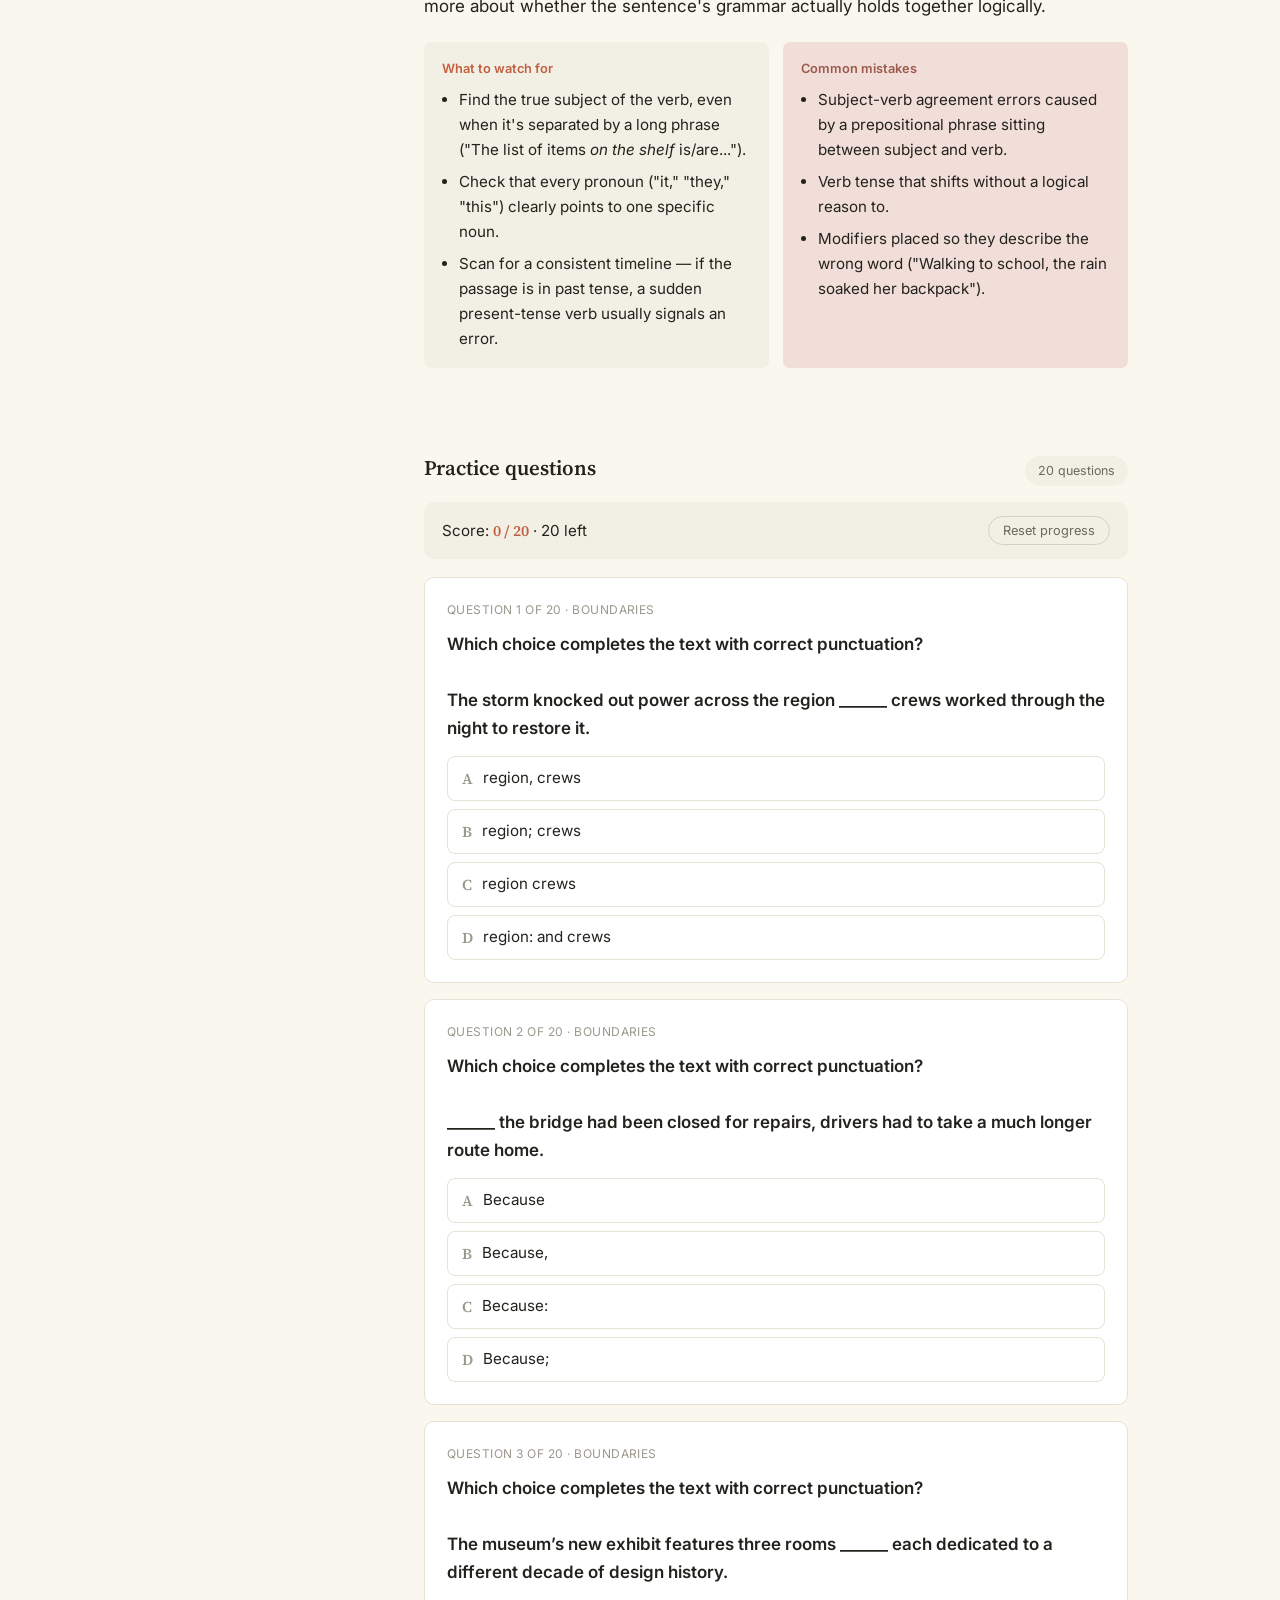
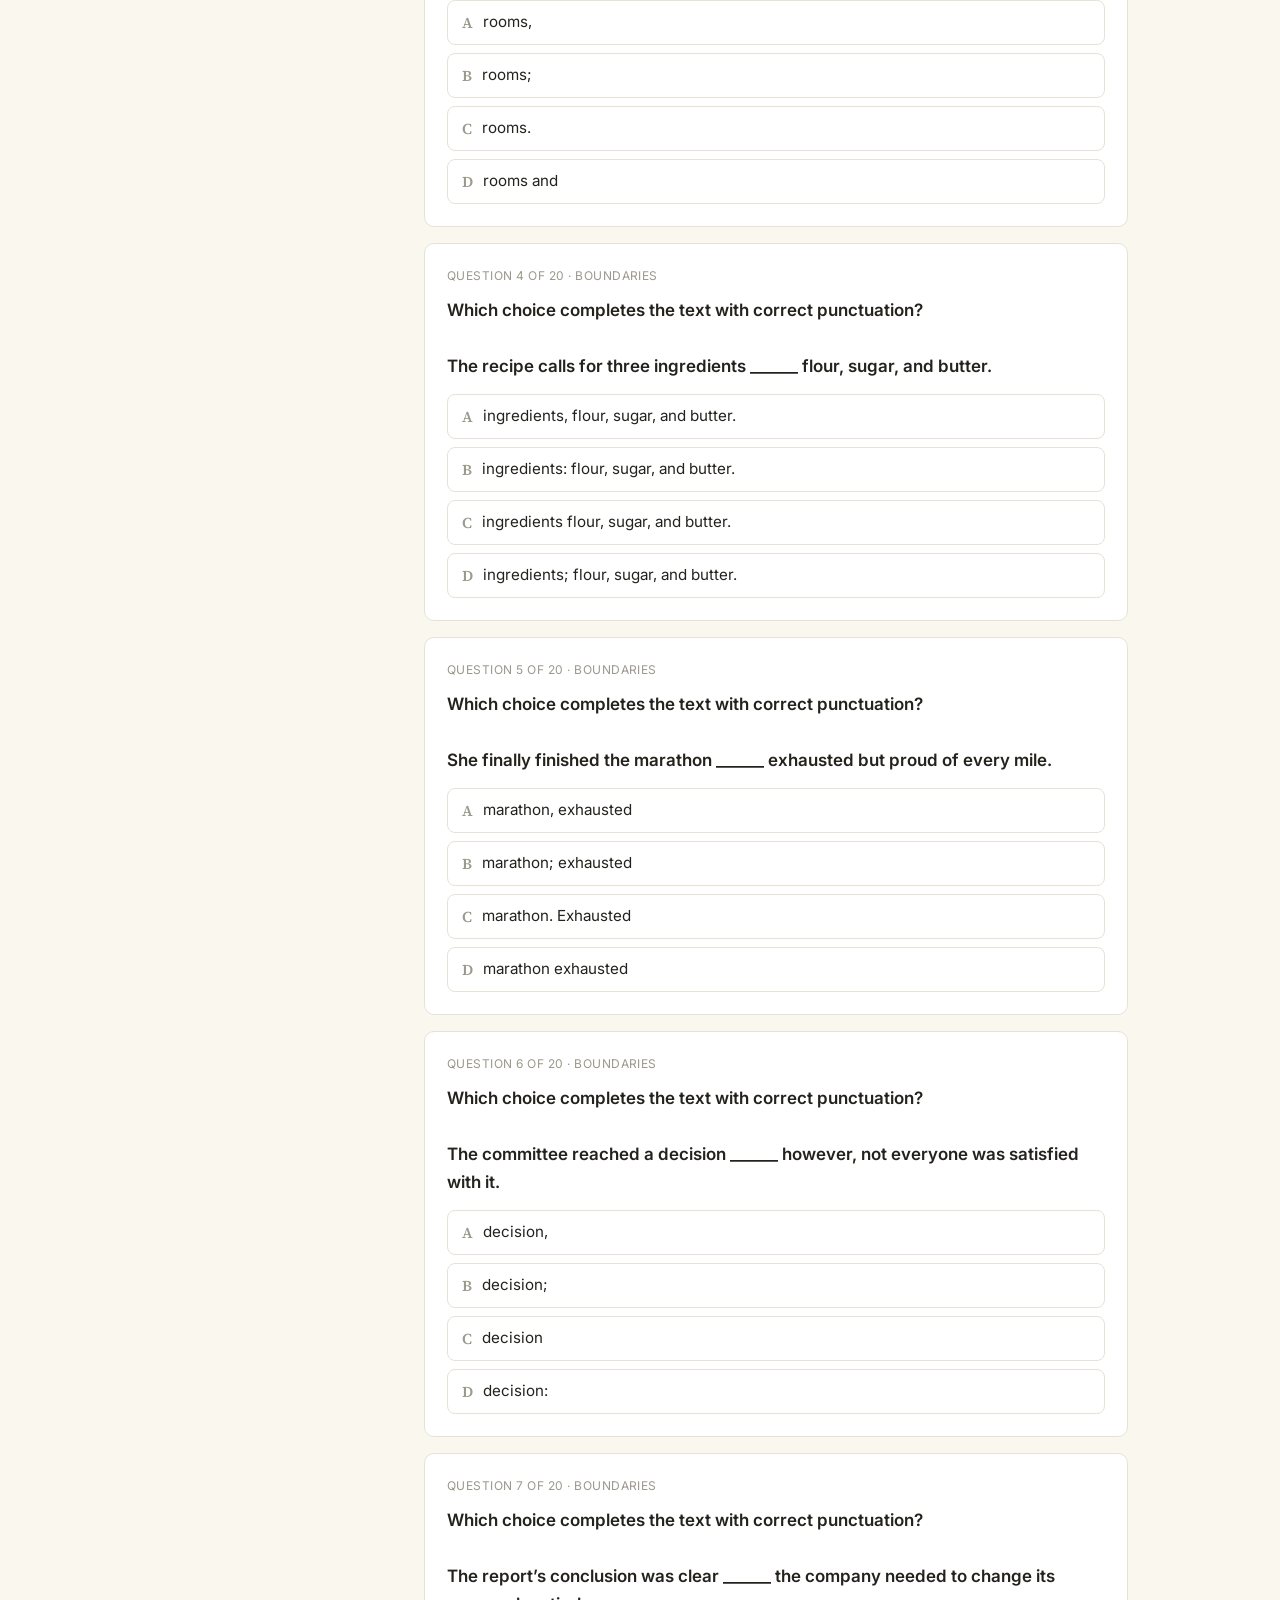
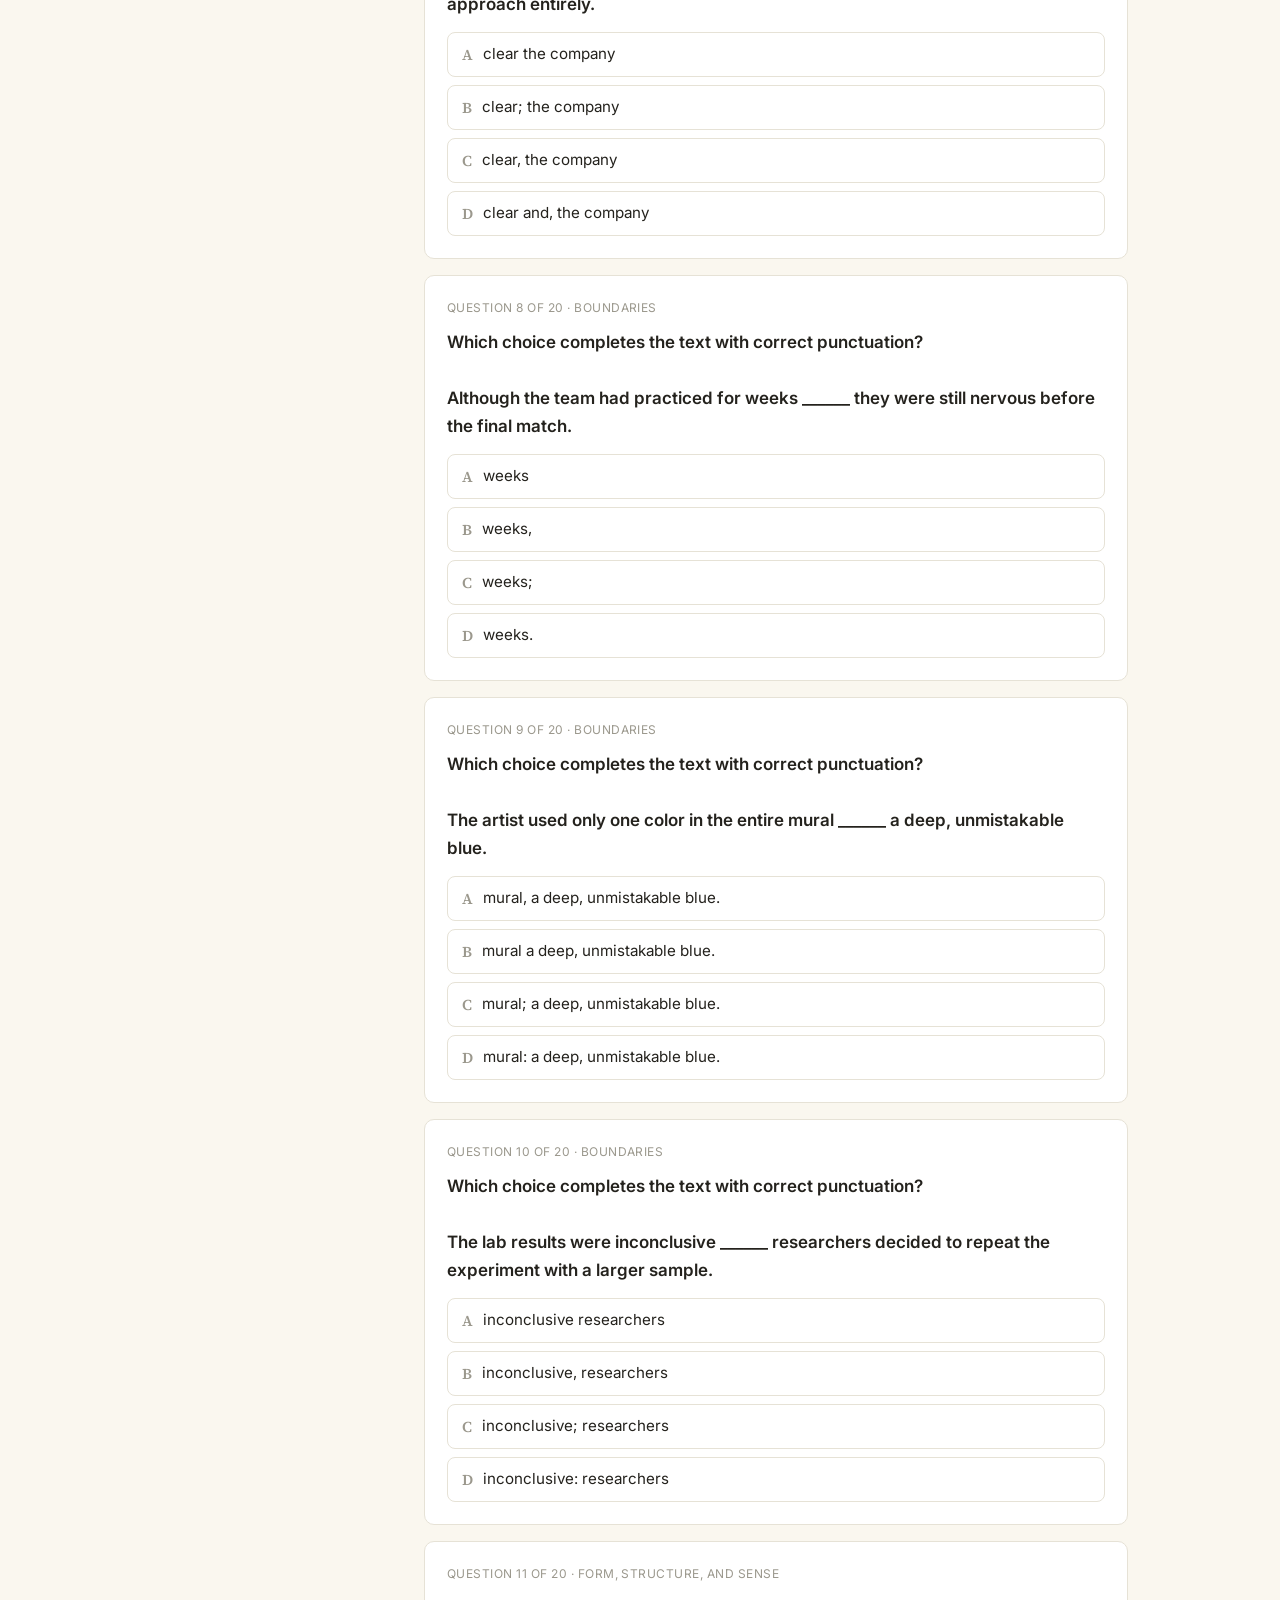
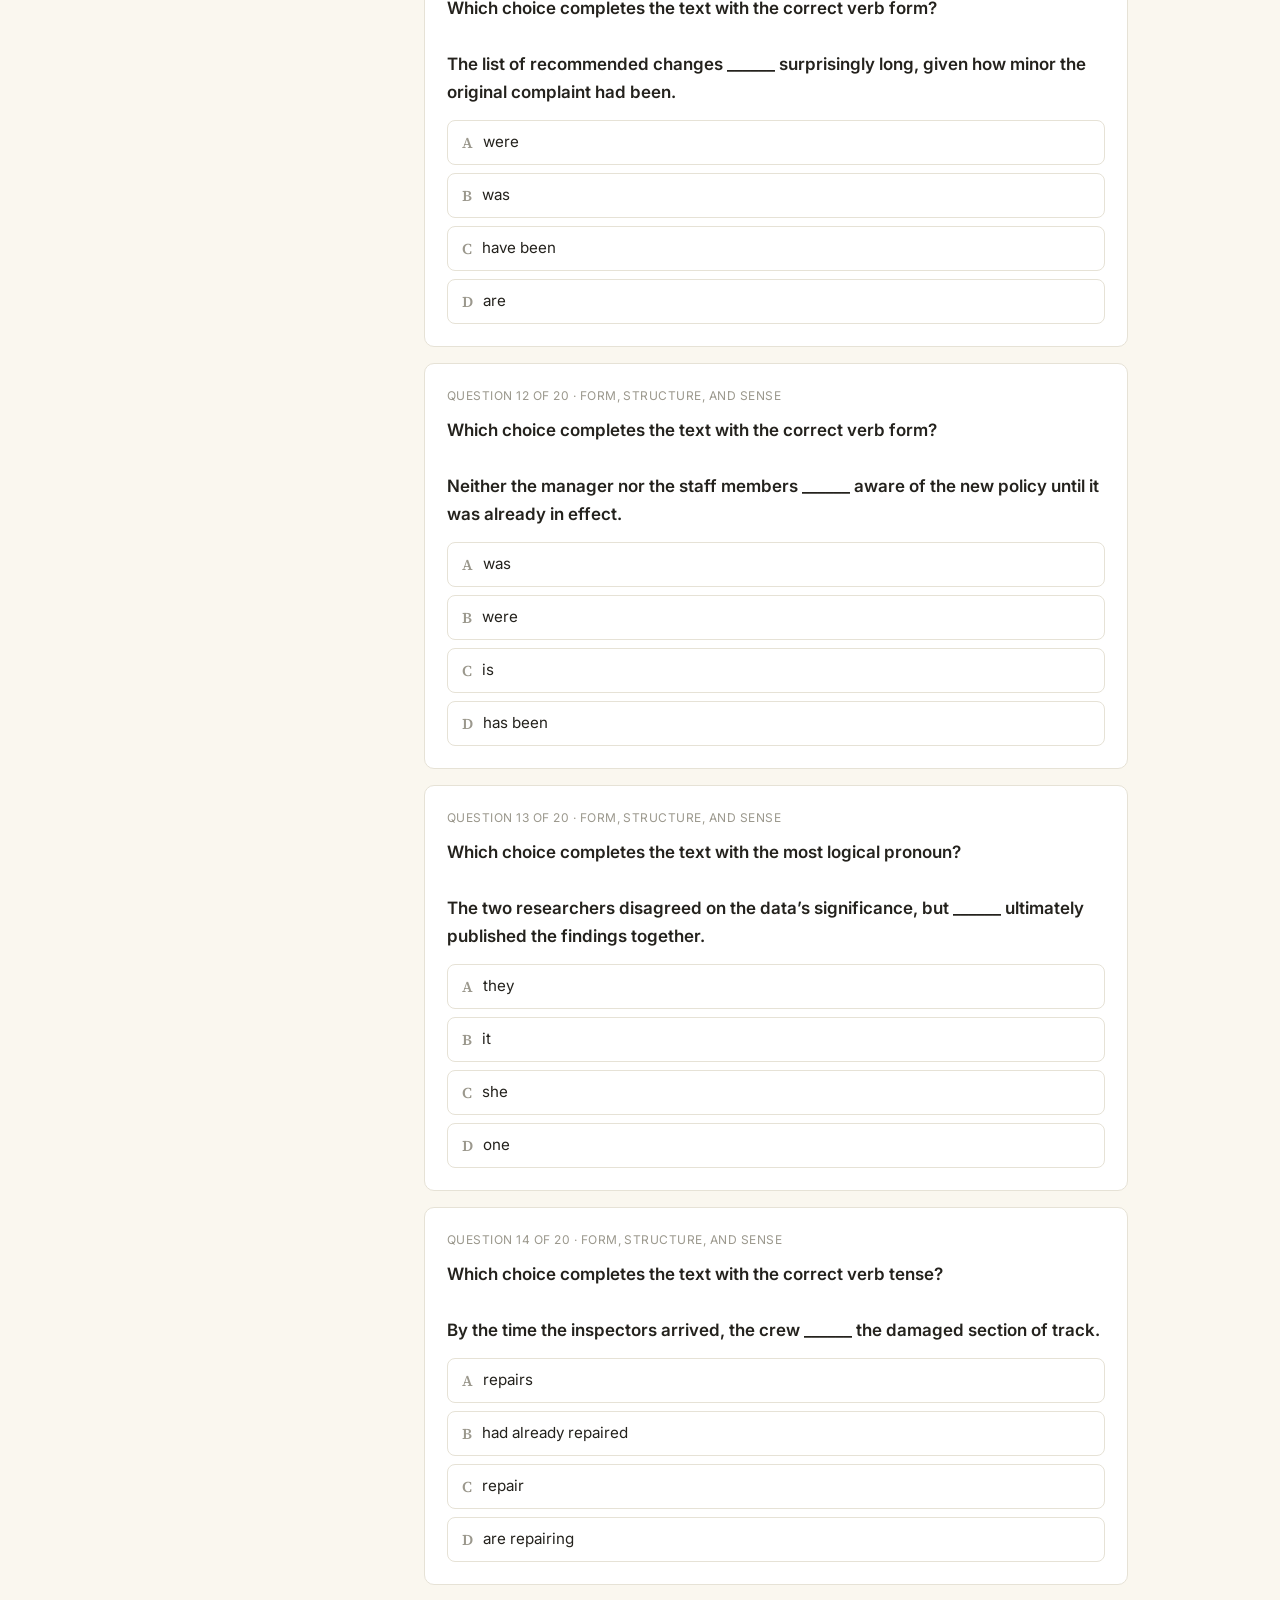
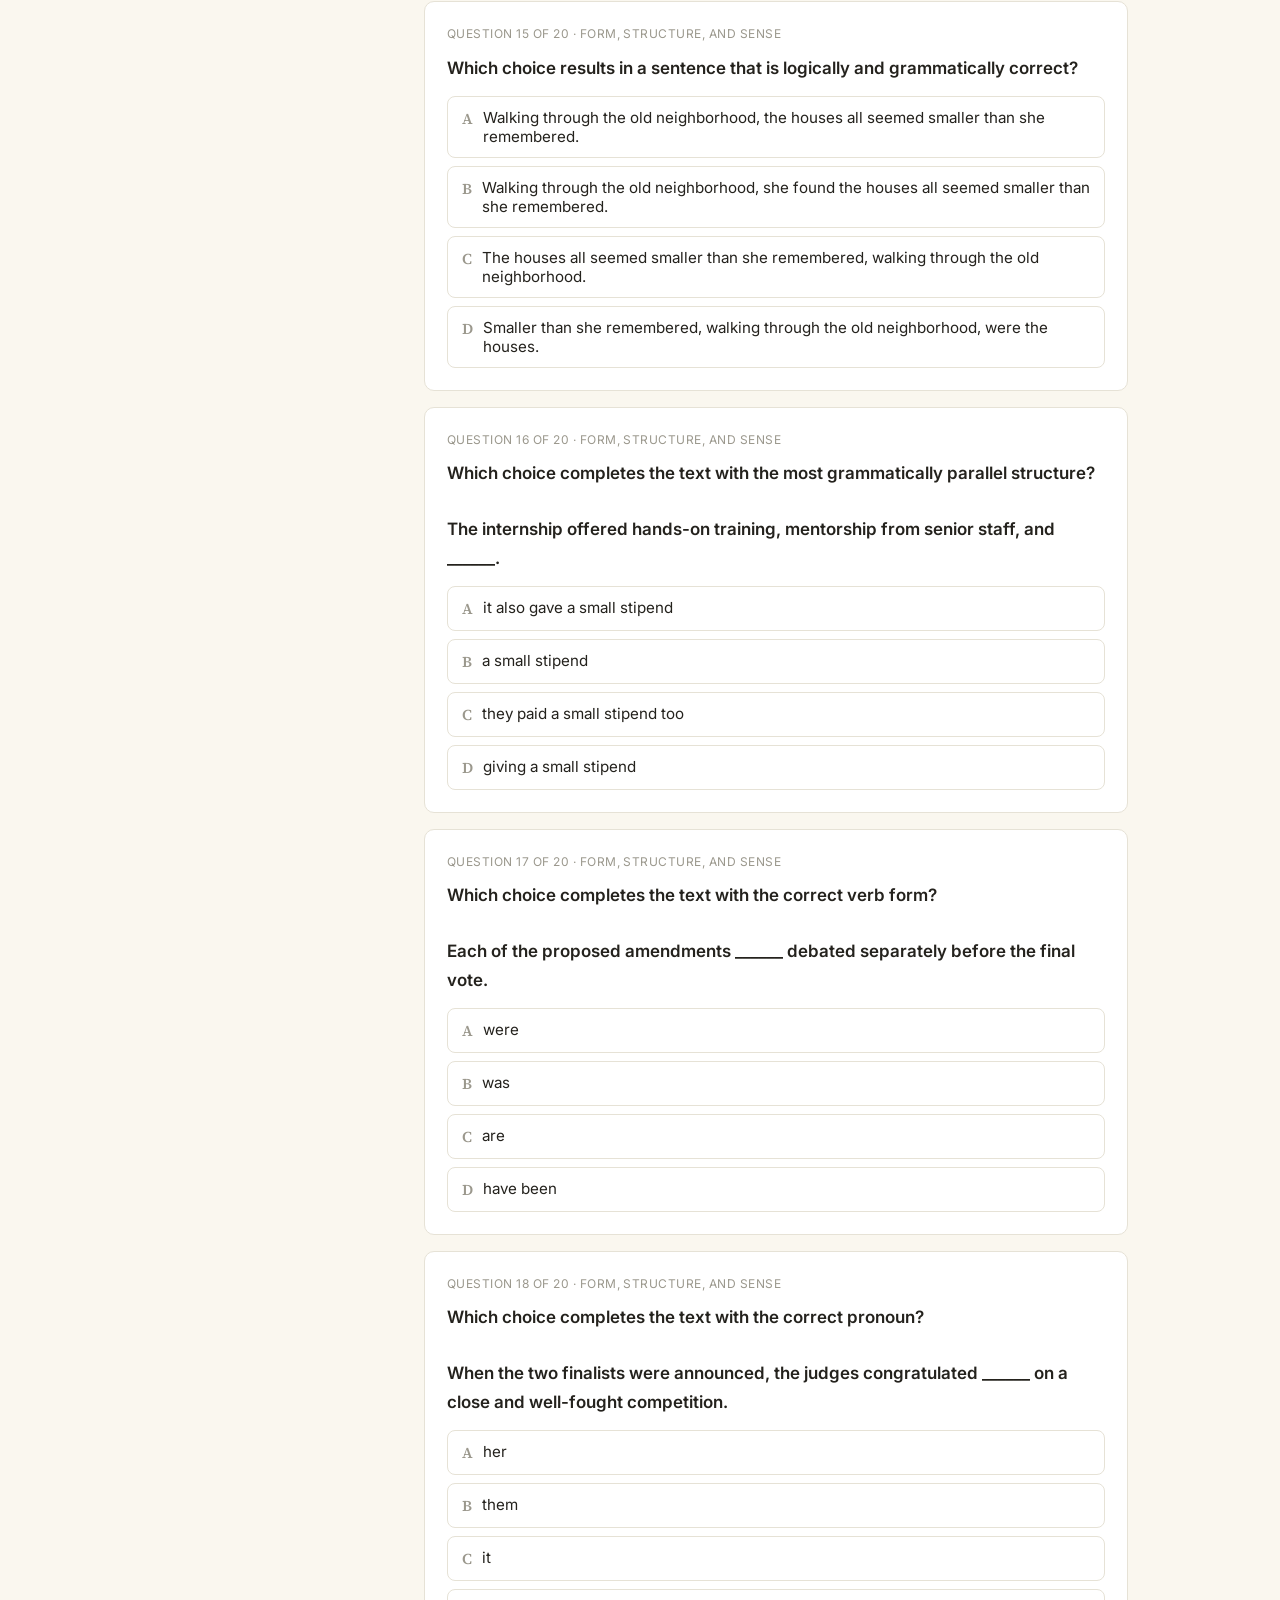
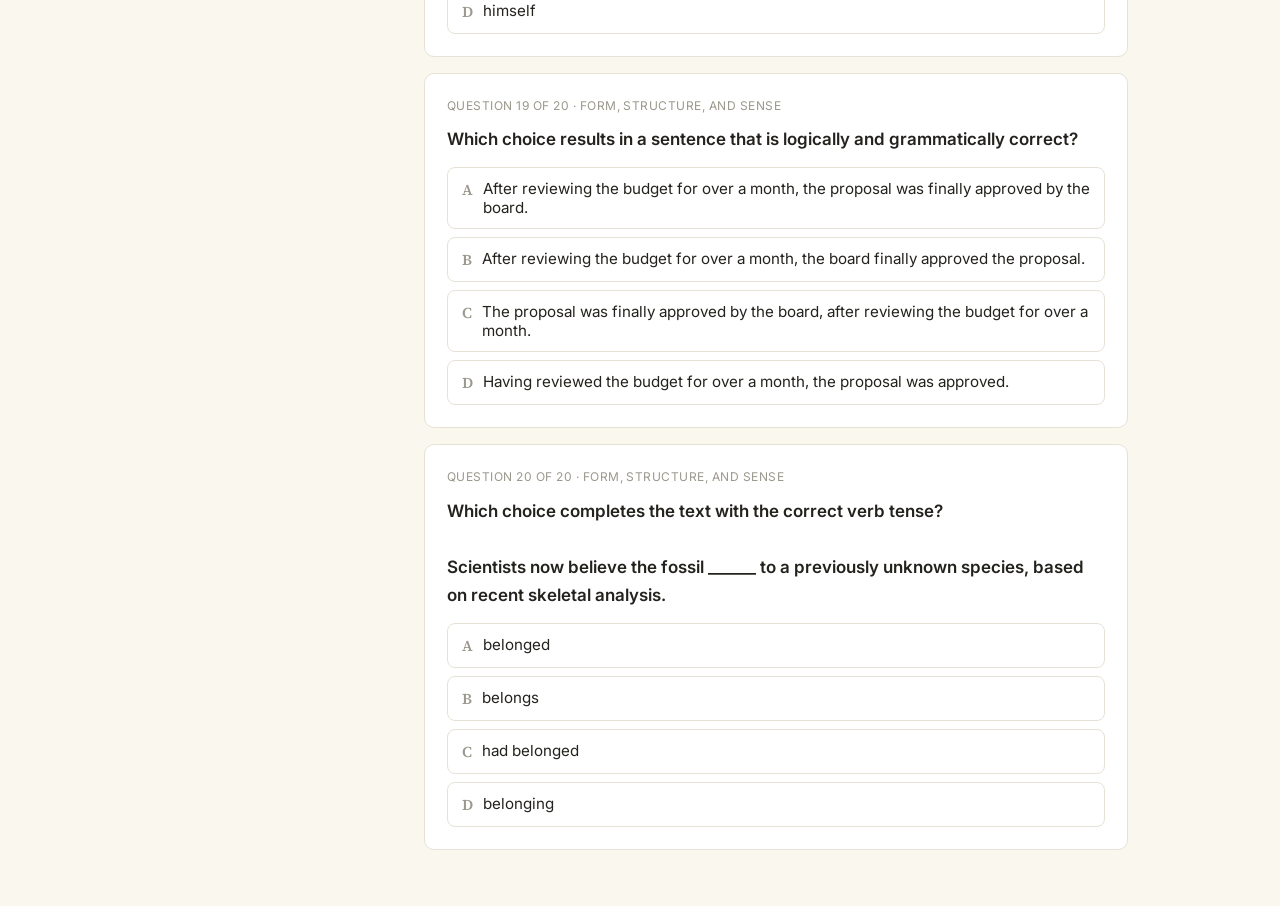
<file: english/standard-english-conventions.html>
<!DOCTYPE html>
<html lang="en">
<head>
<meta charset="UTF-8">
<meta name="viewport" content="width=device-width, initial-scale=1.0">
<title>Standard English Conventions &middot; PSAT Prep Portal</title>
<link rel="stylesheet" href="../css/style.css">
</head>
<body>

<header class="hero-dark">
  <div class="container">
    <div class="eyebrow">English &middot; Domain 4 of 4</div>
    <h1>Standard English Conventions</h1>
    <div class="subtitle">Boundaries &middot; Form, Structure, and Sense</div>
    <div class="stat-row">
      <div class="stat"><span class="stat-label">Skills in this domain</span><span class="stat-value">2</span></div>
      <div class="stat"><span class="stat-label">Read time</span><span class="stat-value">~4 min</span></div>
    </div>
  </div>
</header>
<div class="hero-divider"></div>

<main class="container">
  <section class="section">
    <div class="callout">
      <div class="callout-label">Why this domain matters</div>
      <p>
        The one domain that's pure grammar. The good news: these rules are
        finite and learnable. A few focused hours on punctuation and
        agreement rules can fix recurring point losses fast.
      </p>
    </div>

    <div class="section-head">
      <h2>What you'll learn</h2>
      <span class="pill">2 skills</span>
    </div>
    <div class="lesson-list">
      <a class="lesson-item" href="#boundaries">
        <span class="lesson-num">1</span>
        <span class="lesson-title">Boundaries</span>
        <span class="lesson-meta">Joining and separating clauses</span>
      </a>
      <a class="lesson-item" href="#form-structure-sense">
        <span class="lesson-num">2</span>
        <span class="lesson-title">Form, Structure, and Sense</span>
        <span class="lesson-meta">Agreement, tense, modifiers, parallelism</span>
      </a>
    </div>
  </section>

  <section>

    <article class="skill-block" id="boundaries">
      <div class="skill-main">
        <span class="skill-num">Skill 1</span>
        <h2>Boundaries</h2>
        <p>
          Boundaries questions test whether you know how to correctly join or
          separate clauses using periods, semicolons, colons, commas, and
          dashes. The core move is recognizing <strong>independent clauses</strong>
          (complete sentences on their own) versus <strong>dependent clauses</strong>
          (incomplete on their own), and knowing which punctuation can legally
          connect which combination.
        </p>
        <p>
          Two independent clauses can be joined by a period, a semicolon, or
          a comma + conjunction (and, but, so, or, yet, for, nor). A comma by
          itself is not strong enough &mdash; that's a comma splice, one of the
          single most common wrong answers on this test.
        </p>
      </div>
      <div class="skill-rail">
        <div class="note-card focus">
          <div class="label">What to watch for</div>
          <ul>
            <li>Mentally split the sentence at the punctuation mark and check: is each side a complete sentence on its own?</li>
            <li>Colons and dashes can introduce an explanation or list, but only after a complete independent clause.</li>
          </ul>
        </div>
        <div class="note-card mistake">
          <div class="label">Common mistakes</div>
          <ul>
            <li>Comma splices &mdash; joining two complete sentences with just a comma.</li>
            <li>Treating a dependent clause (starting with "because," "although," "when") as if it were a complete sentence.</li>
            <li>Adding unnecessary commas around information that's essential to the sentence's meaning.</li>
          </ul>
        </div>
      </div>
    </article>

    <article class="skill-block" id="form-structure-sense">
      <div class="skill-main">
        <span class="skill-num">Skill 2</span>
        <h2>Form, Structure, and Sense</h2>
        <p>
          This covers subject-verb agreement, consistent verb tense, clear
          pronoun reference, modifier placement, and parallel structure in
          lists. It's less about punctuation marks and more about whether the
          sentence's grammar actually holds together logically.
        </p>
      </div>
      <div class="skill-rail">
        <div class="note-card focus">
          <div class="label">What to watch for</div>
          <ul>
            <li>Find the true subject of the verb, even when it's separated by a long phrase ("The list of items <em>on the shelf</em> is/are...").</li>
            <li>Check that every pronoun ("it," "they," "this") clearly points to one specific noun.</li>
            <li>Scan for a consistent timeline &mdash; if the passage is in past tense, a sudden present-tense verb usually signals an error.</li>
          </ul>
        </div>
        <div class="note-card mistake">
          <div class="label">Common mistakes</div>
          <ul>
            <li>Subject-verb agreement errors caused by a prepositional phrase sitting between subject and verb.</li>
            <li>Verb tense that shifts without a logical reason to.</li>
            <li>Modifiers placed so they describe the wrong word ("Walking to school, the rain soaked her backpack").</li>
          </ul>
        </div>
      </div>
    </article>

  </section>

  <section class="section" id="practice">
    <div class="section-head">
      <h2>Practice questions</h2>
      <span class="pill">20 questions</span>
    </div>
    <div id="quiz-root"></div>
  </section>
</main>

<script>window.PAGE = 'sec'; window.SITE_ROOT = '../';</script>
<script src="../js/sidebar.js"></script>
<script src="data/sec-questions.js"></script>
<script src="../js/quiz.js"></script>
<script>
  window.initQuiz({ containerId: 'quiz-root', questions: window.QUIZ_DATA, storageKey: 'psat-quiz-sec' });
</script>
</body>
</html>
</file>
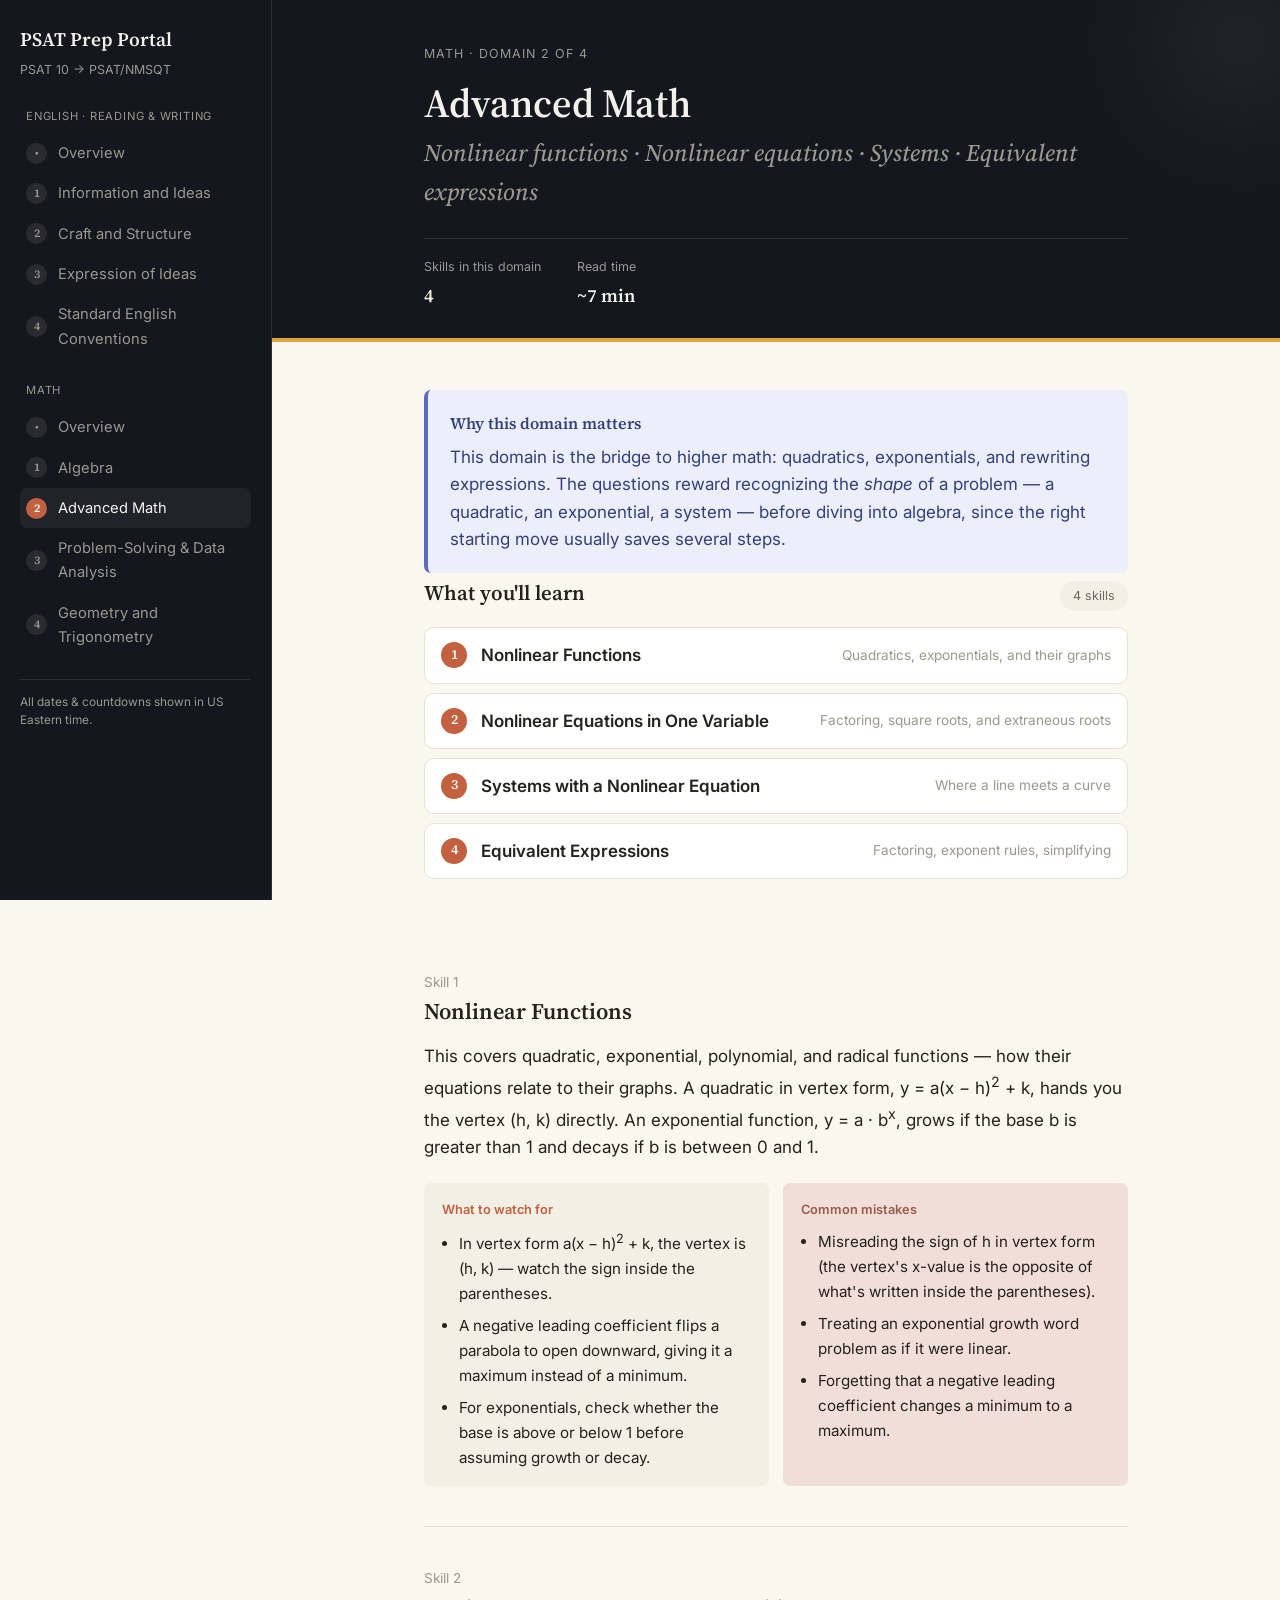
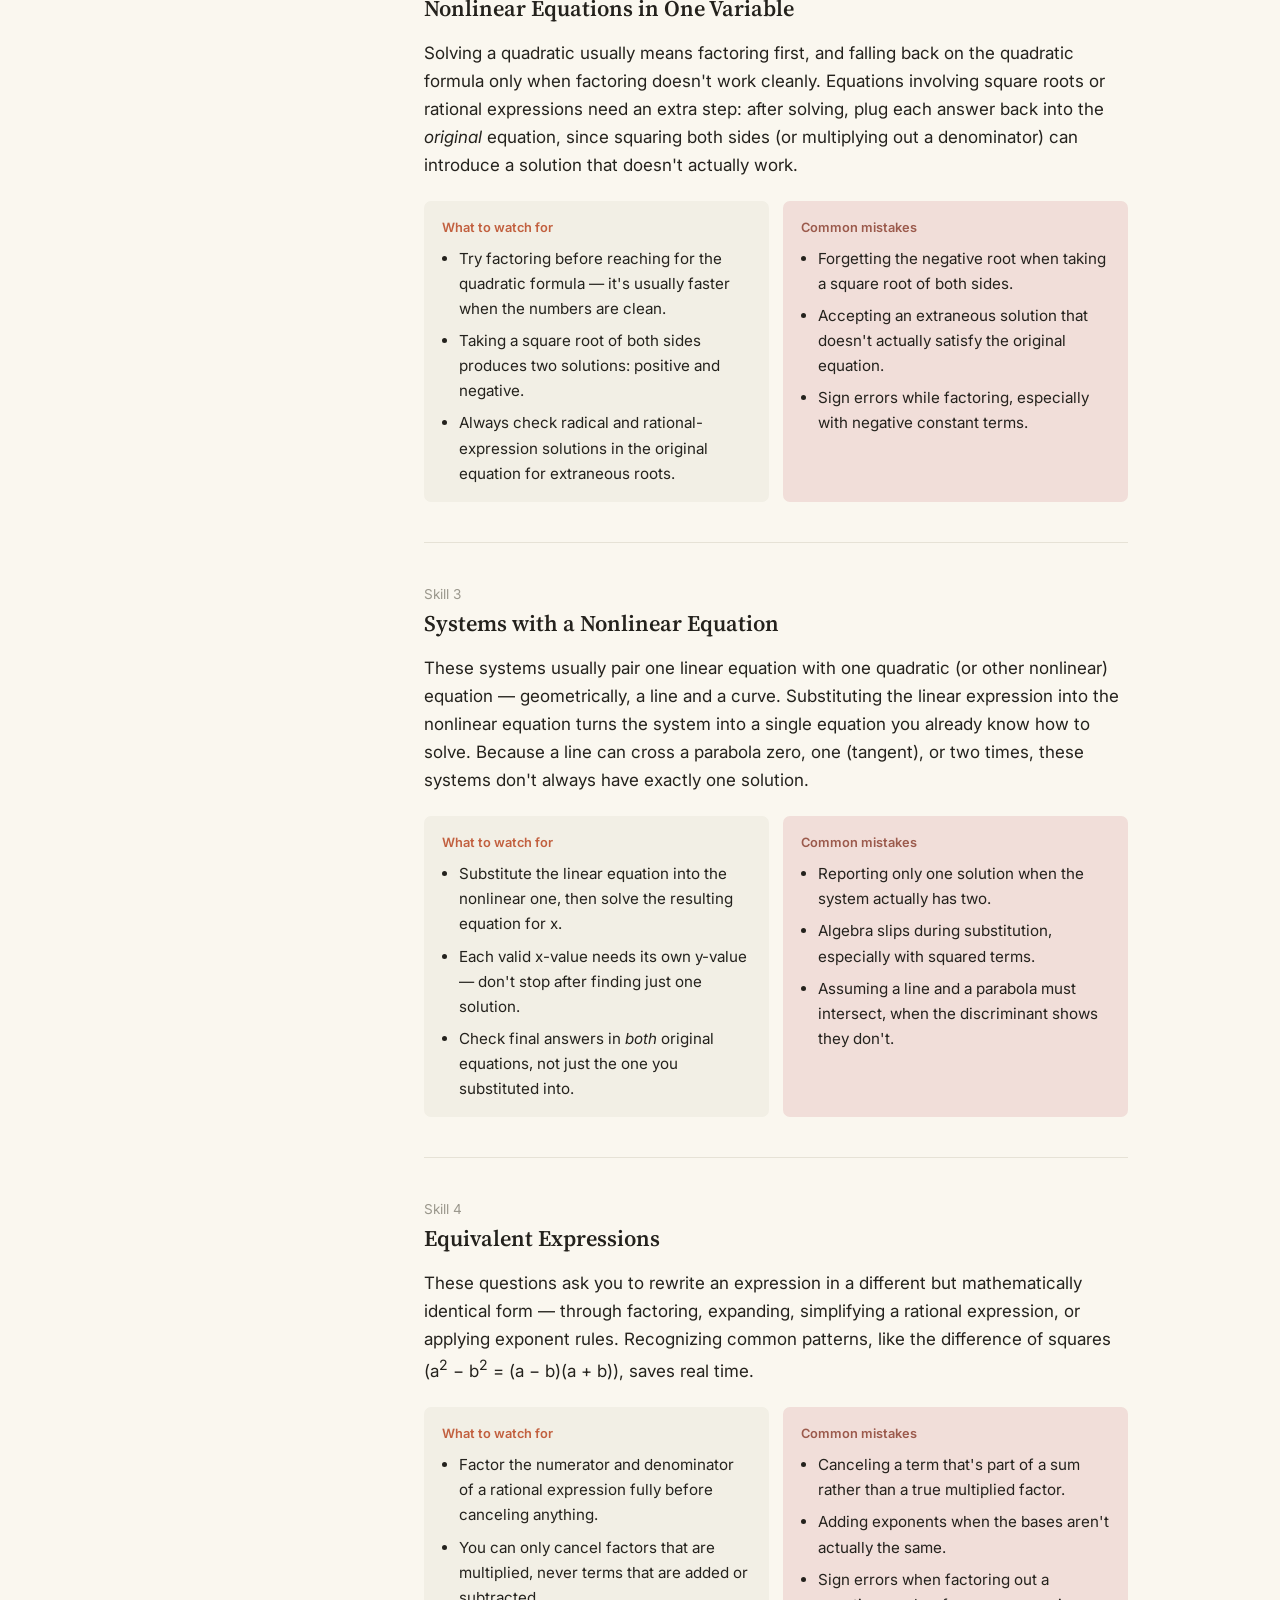
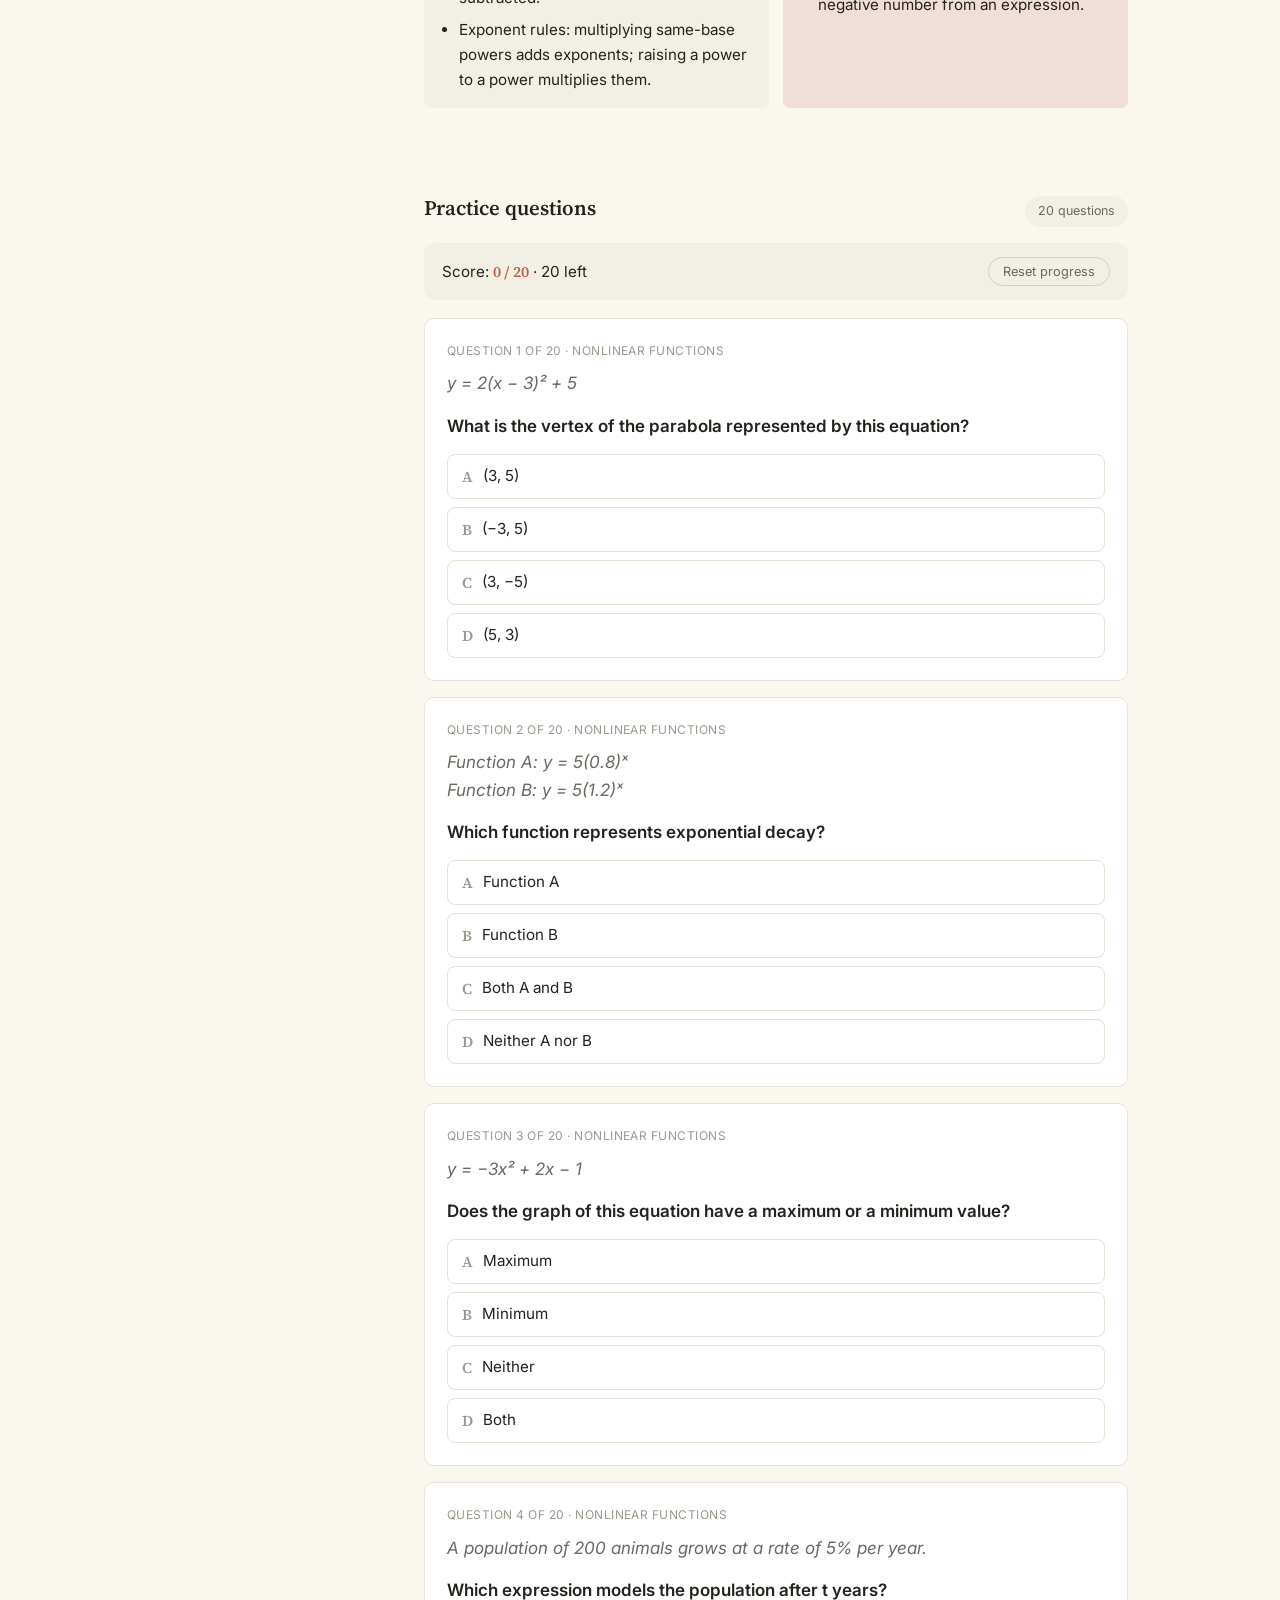
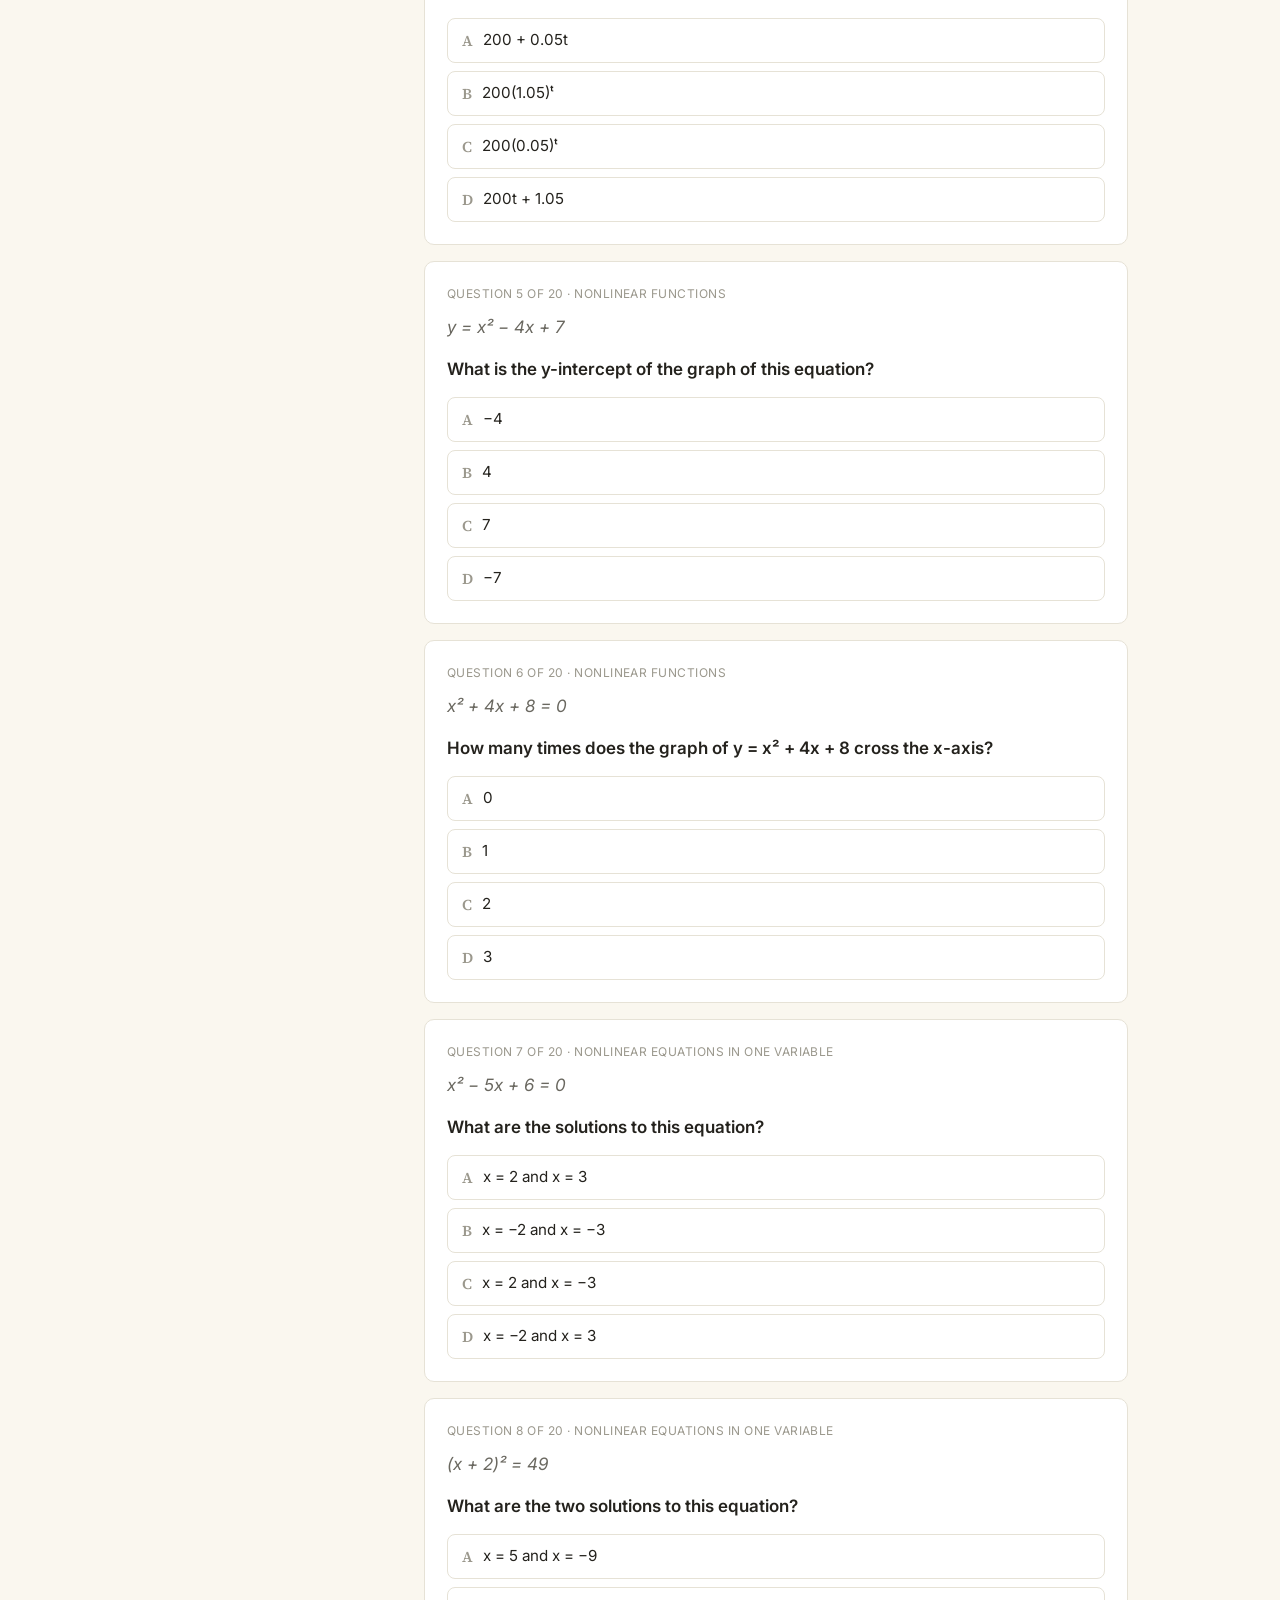
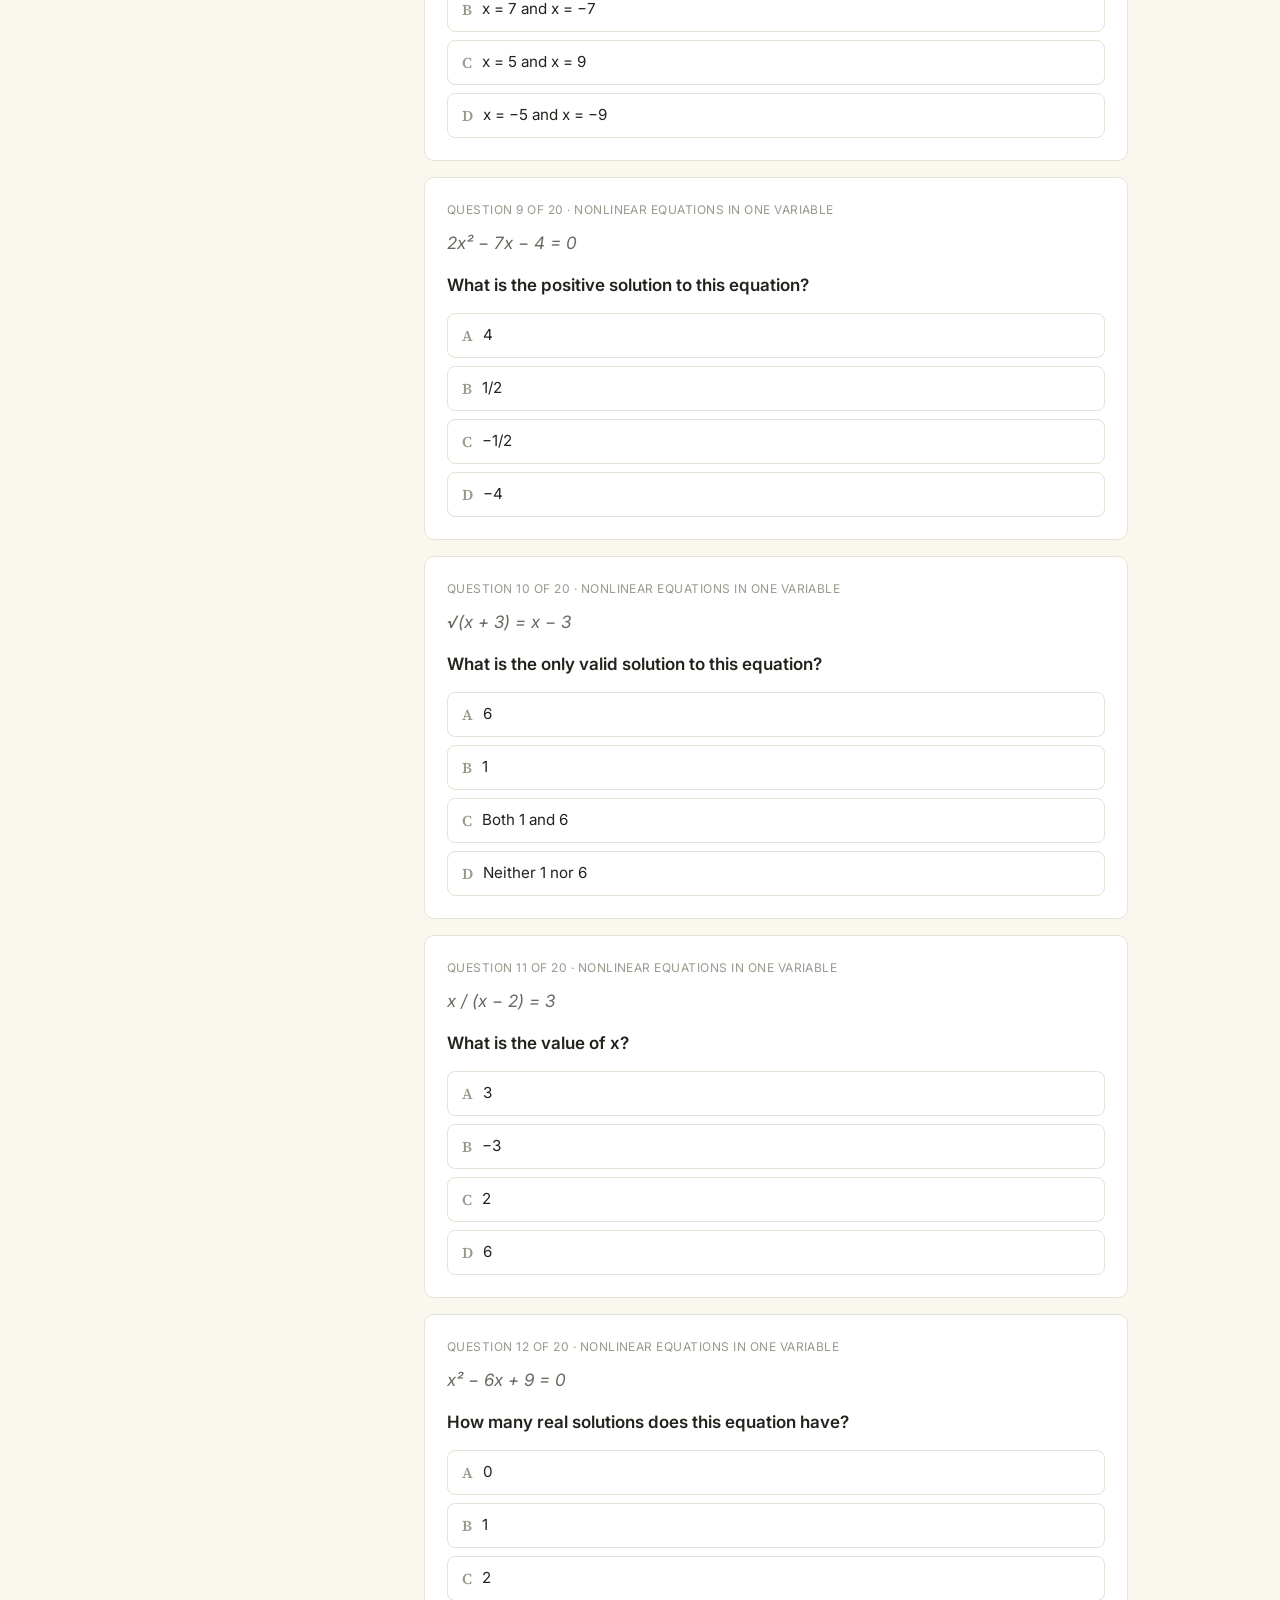
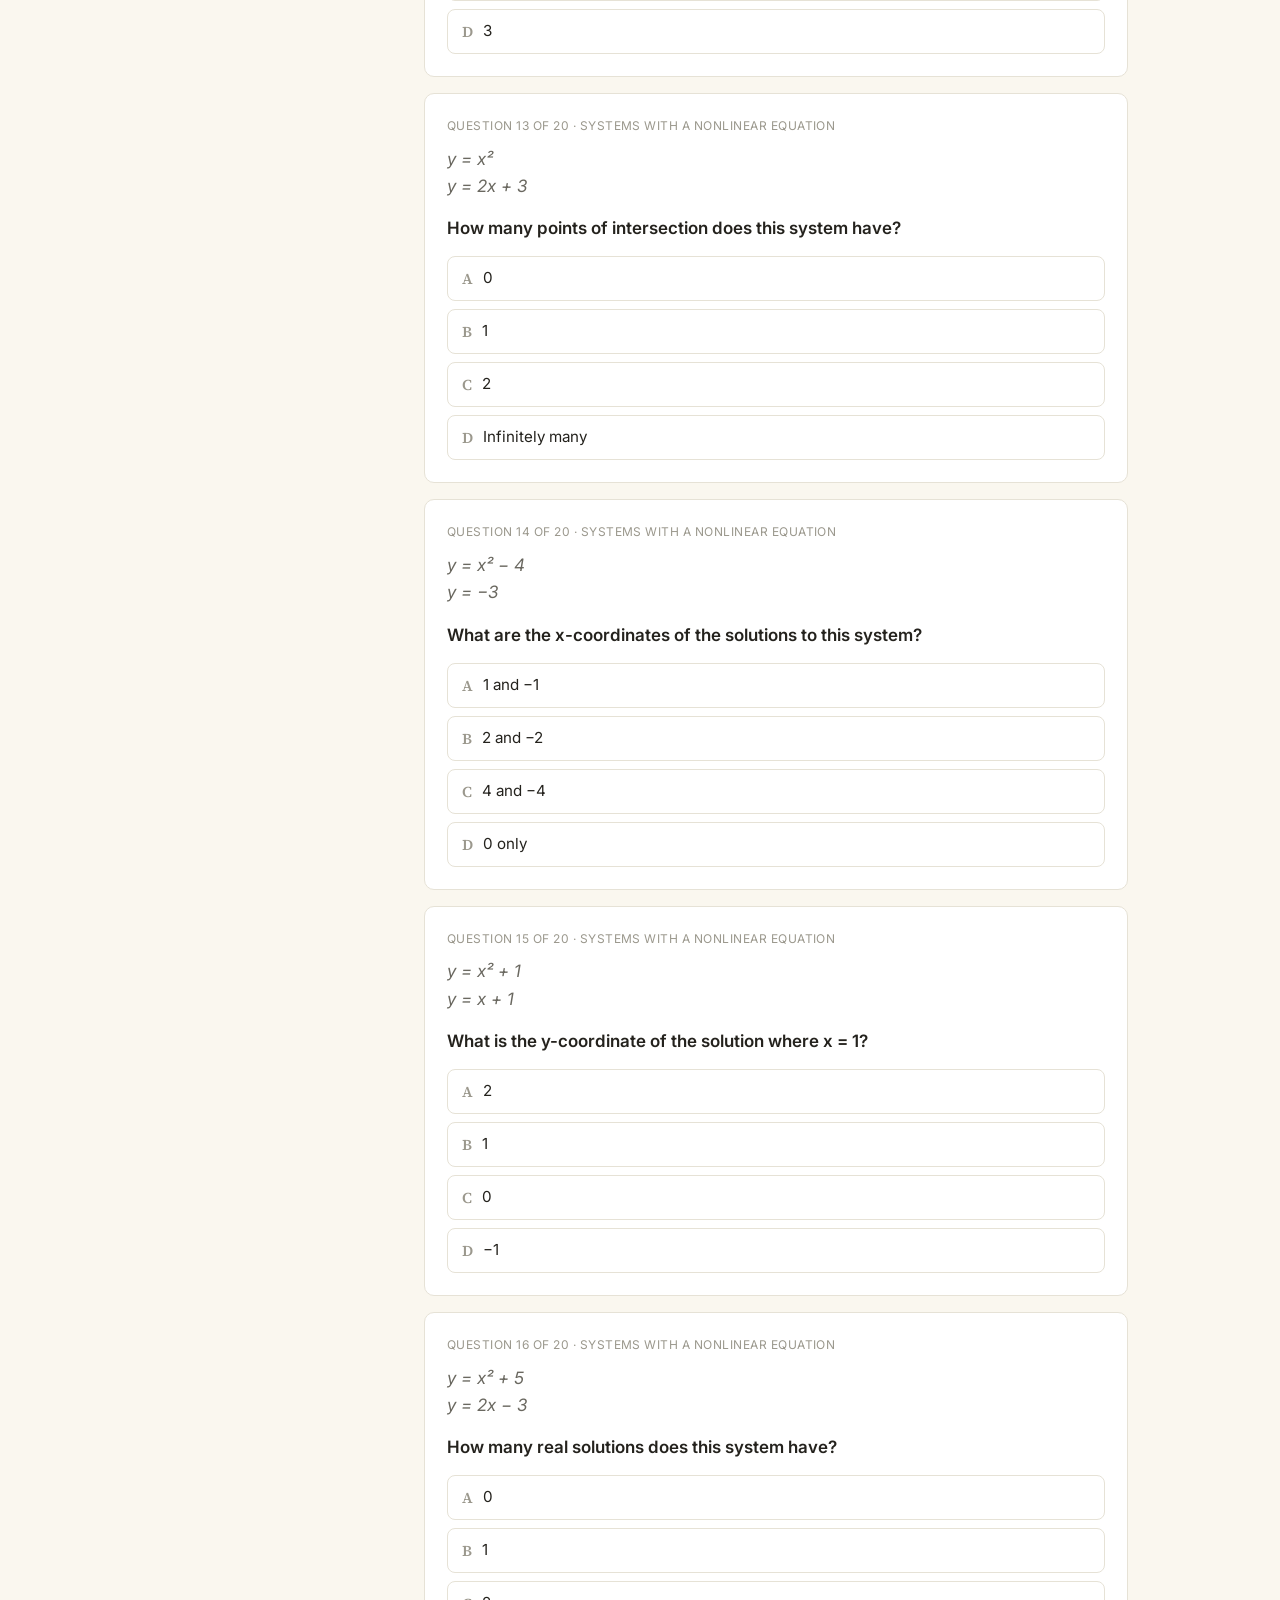
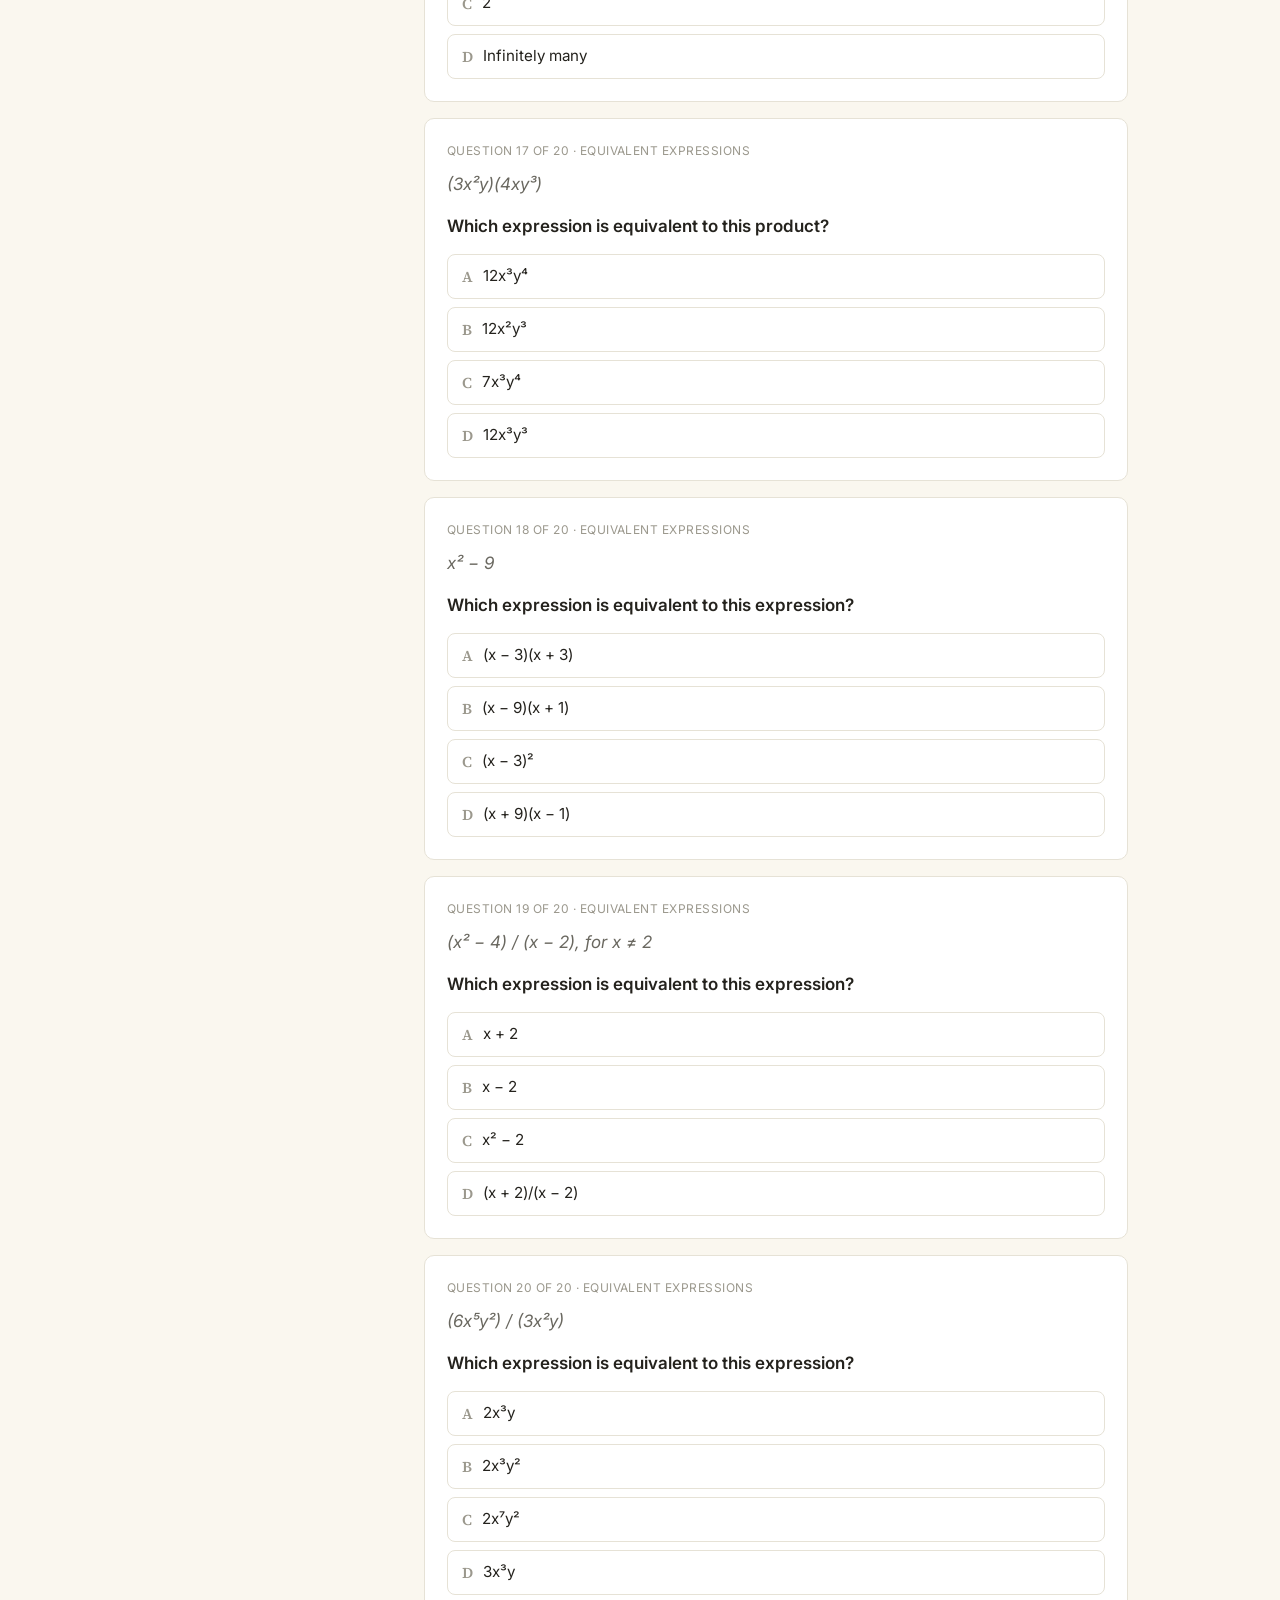
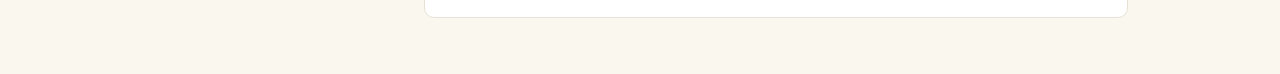
<file: math/advanced-math.html>
<!DOCTYPE html>
<html lang="en">
<head>
<meta charset="UTF-8">
<meta name="viewport" content="width=device-width, initial-scale=1.0">
<title>Advanced Math &middot; PSAT Prep Portal</title>
<link rel="stylesheet" href="../css/style.css">
</head>
<body>

<header class="hero-dark">
  <div class="container">
    <div class="eyebrow">Math &middot; Domain 2 of 4</div>
    <h1>Advanced Math</h1>
    <div class="subtitle">Nonlinear functions &middot; Nonlinear equations &middot; Systems &middot; Equivalent expressions</div>
    <div class="stat-row">
      <div class="stat"><span class="stat-label">Skills in this domain</span><span class="stat-value">4</span></div>
      <div class="stat"><span class="stat-label">Read time</span><span class="stat-value">~7 min</span></div>
    </div>
  </div>
</header>
<div class="hero-divider"></div>

<main class="container">
  <section class="section">
    <div class="callout">
      <div class="callout-label">Why this domain matters</div>
      <p>
        This domain is the bridge to higher math: quadratics, exponentials,
        and rewriting expressions. The questions reward recognizing the
        <em>shape</em> of a problem &mdash; a quadratic, an exponential, a system
        &mdash; before diving into algebra, since the right starting move usually
        saves several steps.
      </p>
    </div>

    <div class="section-head">
      <h2>What you'll learn</h2>
      <span class="pill">4 skills</span>
    </div>
    <div class="lesson-list">
      <a class="lesson-item" href="#nonlinear-functions">
        <span class="lesson-num">1</span>
        <span class="lesson-title">Nonlinear Functions</span>
        <span class="lesson-meta">Quadratics, exponentials, and their graphs</span>
      </a>
      <a class="lesson-item" href="#nonlinear-equations">
        <span class="lesson-num">2</span>
        <span class="lesson-title">Nonlinear Equations in One Variable</span>
        <span class="lesson-meta">Factoring, square roots, and extraneous roots</span>
      </a>
      <a class="lesson-item" href="#systems">
        <span class="lesson-num">3</span>
        <span class="lesson-title">Systems with a Nonlinear Equation</span>
        <span class="lesson-meta">Where a line meets a curve</span>
      </a>
      <a class="lesson-item" href="#equivalent-expressions">
        <span class="lesson-num">4</span>
        <span class="lesson-title">Equivalent Expressions</span>
        <span class="lesson-meta">Factoring, exponent rules, simplifying</span>
      </a>
    </div>
  </section>

  <section>

    <article class="skill-block" id="nonlinear-functions">
      <div class="skill-main">
        <span class="skill-num">Skill 1</span>
        <h2>Nonlinear Functions</h2>
        <p>
          This covers quadratic, exponential, polynomial, and radical
          functions &mdash; how their equations relate to their graphs. A
          quadratic in vertex form, y = a(x &minus; h)<sup>2</sup> + k, hands you
          the vertex (h, k) directly. An exponential function, y = a &middot;
          b<sup>x</sup>, grows if the base b is greater than 1 and decays if b is
          between 0 and 1.
        </p>
      </div>
      <div class="skill-rail">
        <div class="note-card focus">
          <div class="label">What to watch for</div>
          <ul>
            <li>In vertex form a(x &minus; h)<sup>2</sup> + k, the vertex is (h, k) &mdash; watch the sign inside the parentheses.</li>
            <li>A negative leading coefficient flips a parabola to open downward, giving it a maximum instead of a minimum.</li>
            <li>For exponentials, check whether the base is above or below 1 before assuming growth or decay.</li>
          </ul>
        </div>
        <div class="note-card mistake">
          <div class="label">Common mistakes</div>
          <ul>
            <li>Misreading the sign of h in vertex form (the vertex's x-value is the opposite of what's written inside the parentheses).</li>
            <li>Treating an exponential growth word problem as if it were linear.</li>
            <li>Forgetting that a negative leading coefficient changes a minimum to a maximum.</li>
          </ul>
        </div>
      </div>
    </article>

    <article class="skill-block" id="nonlinear-equations">
      <div class="skill-main">
        <span class="skill-num">Skill 2</span>
        <h2>Nonlinear Equations in One Variable</h2>
        <p>
          Solving a quadratic usually means factoring first, and falling
          back on the quadratic formula only when factoring doesn't work
          cleanly. Equations involving square roots or rational expressions
          need an extra step: after solving, plug each answer back into the
          <em>original</em> equation, since squaring both sides (or multiplying
          out a denominator) can introduce a solution that doesn't actually work.
        </p>
      </div>
      <div class="skill-rail">
        <div class="note-card focus">
          <div class="label">What to watch for</div>
          <ul>
            <li>Try factoring before reaching for the quadratic formula &mdash; it's usually faster when the numbers are clean.</li>
            <li>Taking a square root of both sides produces two solutions: positive and negative.</li>
            <li>Always check radical and rational-expression solutions in the original equation for extraneous roots.</li>
          </ul>
        </div>
        <div class="note-card mistake">
          <div class="label">Common mistakes</div>
          <ul>
            <li>Forgetting the negative root when taking a square root of both sides.</li>
            <li>Accepting an extraneous solution that doesn't actually satisfy the original equation.</li>
            <li>Sign errors while factoring, especially with negative constant terms.</li>
          </ul>
        </div>
      </div>
    </article>

    <article class="skill-block" id="systems">
      <div class="skill-main">
        <span class="skill-num">Skill 3</span>
        <h2>Systems with a Nonlinear Equation</h2>
        <p>
          These systems usually pair one linear equation with one quadratic
          (or other nonlinear) equation &mdash; geometrically, a line and a
          curve. Substituting the linear expression into the nonlinear
          equation turns the system into a single equation you already know
          how to solve. Because a line can cross a parabola zero, one
          (tangent), or two times, these systems don't always have exactly
          one solution.
        </p>
      </div>
      <div class="skill-rail">
        <div class="note-card focus">
          <div class="label">What to watch for</div>
          <ul>
            <li>Substitute the linear equation into the nonlinear one, then solve the resulting equation for x.</li>
            <li>Each valid x-value needs its own y-value &mdash; don't stop after finding just one solution.</li>
            <li>Check final answers in <em>both</em> original equations, not just the one you substituted into.</li>
          </ul>
        </div>
        <div class="note-card mistake">
          <div class="label">Common mistakes</div>
          <ul>
            <li>Reporting only one solution when the system actually has two.</li>
            <li>Algebra slips during substitution, especially with squared terms.</li>
            <li>Assuming a line and a parabola must intersect, when the discriminant shows they don't.</li>
          </ul>
        </div>
      </div>
    </article>

    <article class="skill-block" id="equivalent-expressions">
      <div class="skill-main">
        <span class="skill-num">Skill 4</span>
        <h2>Equivalent Expressions</h2>
        <p>
          These questions ask you to rewrite an expression in a different but
          mathematically identical form &mdash; through factoring, expanding,
          simplifying a rational expression, or applying exponent rules.
          Recognizing common patterns, like the difference of squares
          (a<sup>2</sup> &minus; b<sup>2</sup> = (a &minus; b)(a + b)), saves real time.
        </p>
      </div>
      <div class="skill-rail">
        <div class="note-card focus">
          <div class="label">What to watch for</div>
          <ul>
            <li>Factor the numerator and denominator of a rational expression fully before canceling anything.</li>
            <li>You can only cancel factors that are multiplied, never terms that are added or subtracted.</li>
            <li>Exponent rules: multiplying same-base powers adds exponents; raising a power to a power multiplies them.</li>
          </ul>
        </div>
        <div class="note-card mistake">
          <div class="label">Common mistakes</div>
          <ul>
            <li>Canceling a term that's part of a sum rather than a true multiplied factor.</li>
            <li>Adding exponents when the bases aren't actually the same.</li>
            <li>Sign errors when factoring out a negative number from an expression.</li>
          </ul>
        </div>
      </div>
    </article>

  </section>

  <section class="section" id="practice">
    <div class="section-head">
      <h2>Practice questions</h2>
      <span class="pill">20 questions</span>
    </div>
    <div id="quiz-root"></div>
  </section>
</main>

<script>window.PAGE = 'adv'; window.SITE_ROOT = '../';</script>
<script src="../js/sidebar.js"></script>
<script src="data/advanced-math-questions.js"></script>
<script src="../js/quiz.js"></script>
<script>
  window.initQuiz({ containerId: 'quiz-root', questions: window.QUIZ_DATA, storageKey: 'psat-quiz-adv' });
</script>
</body>
</html>
</file>
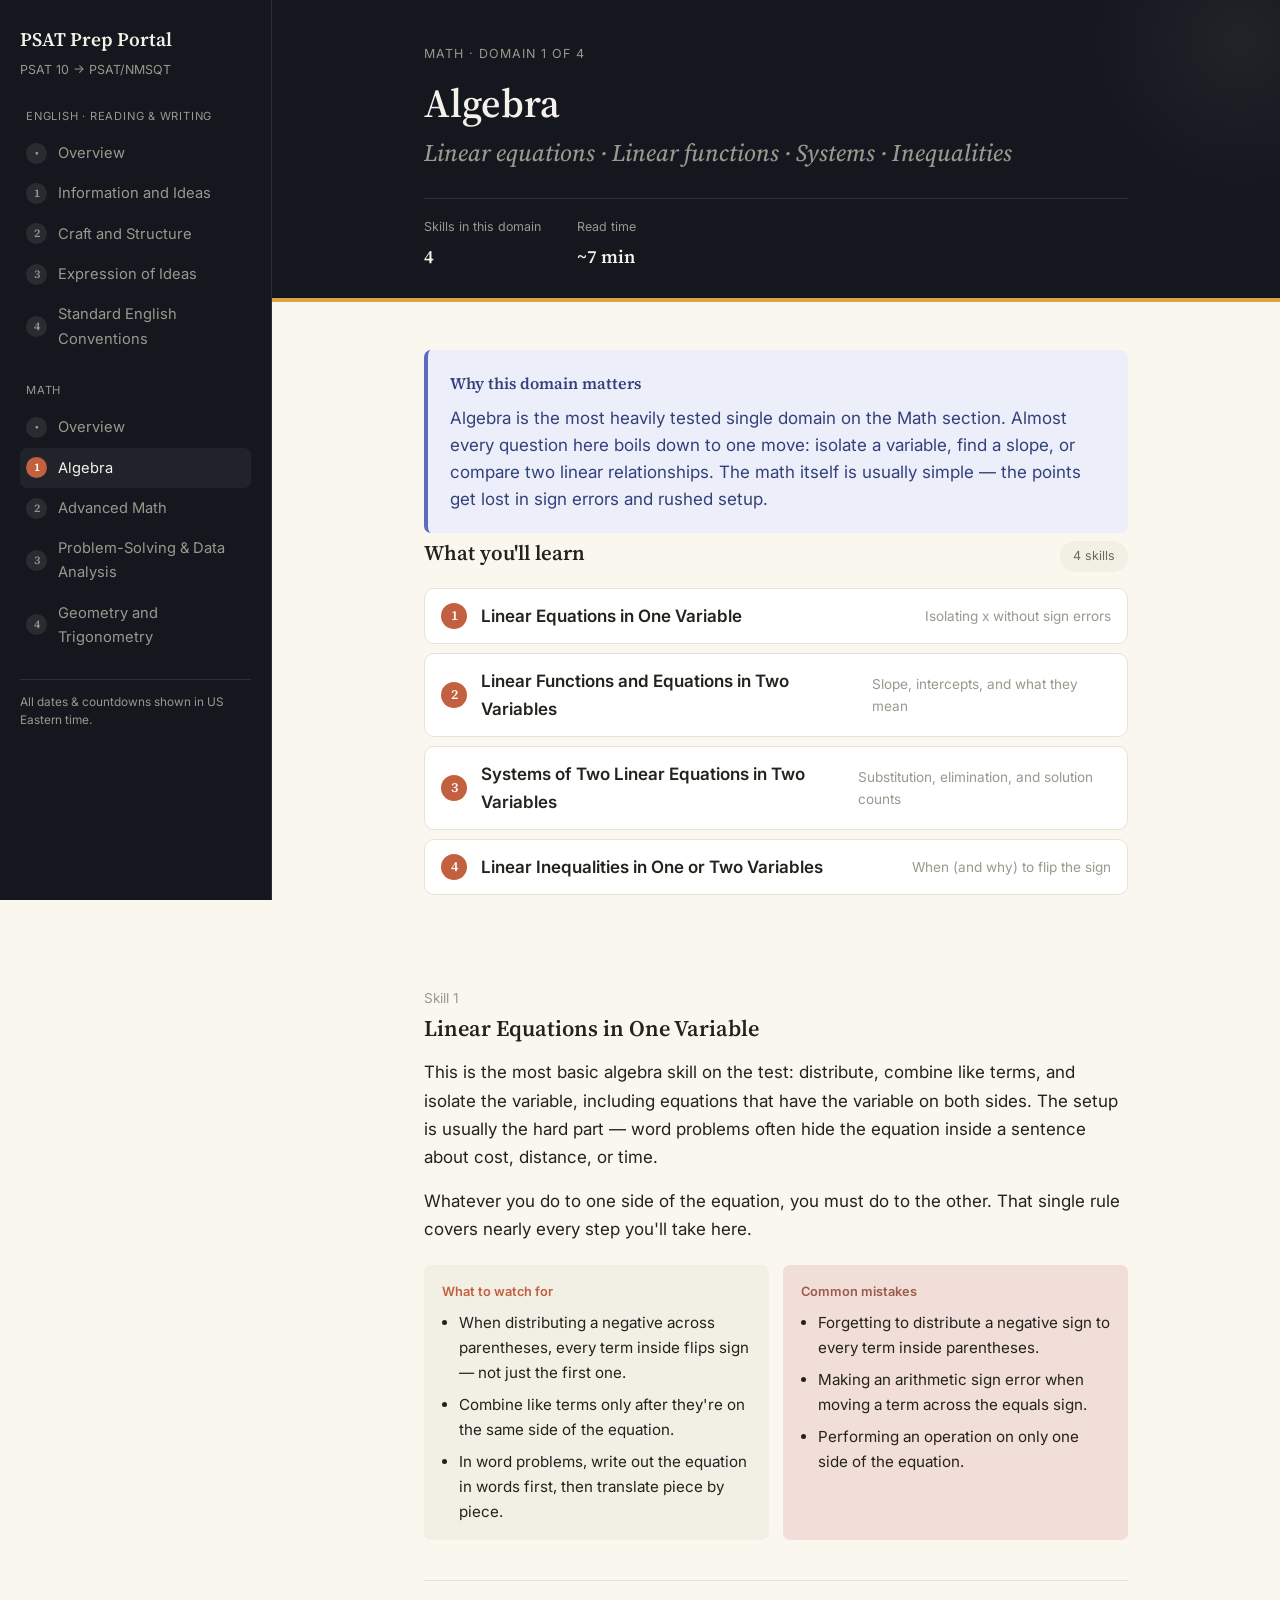
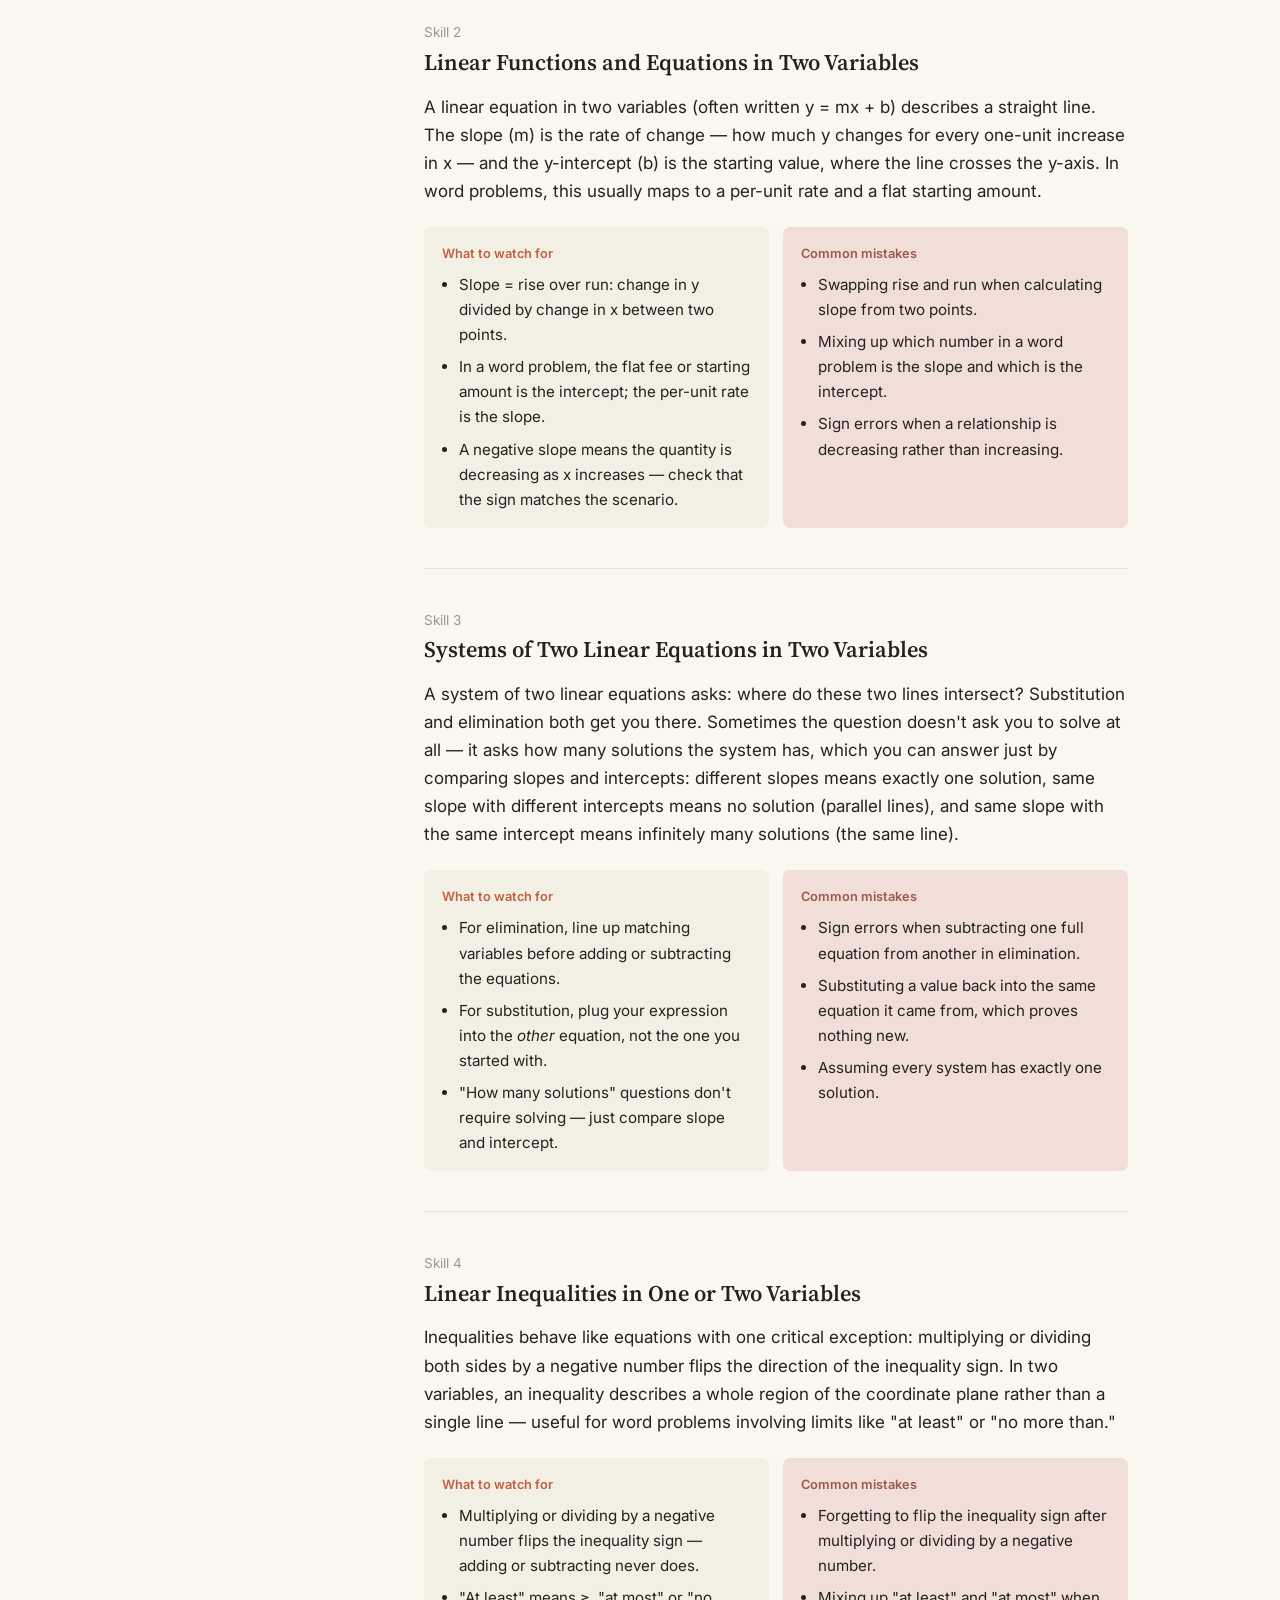
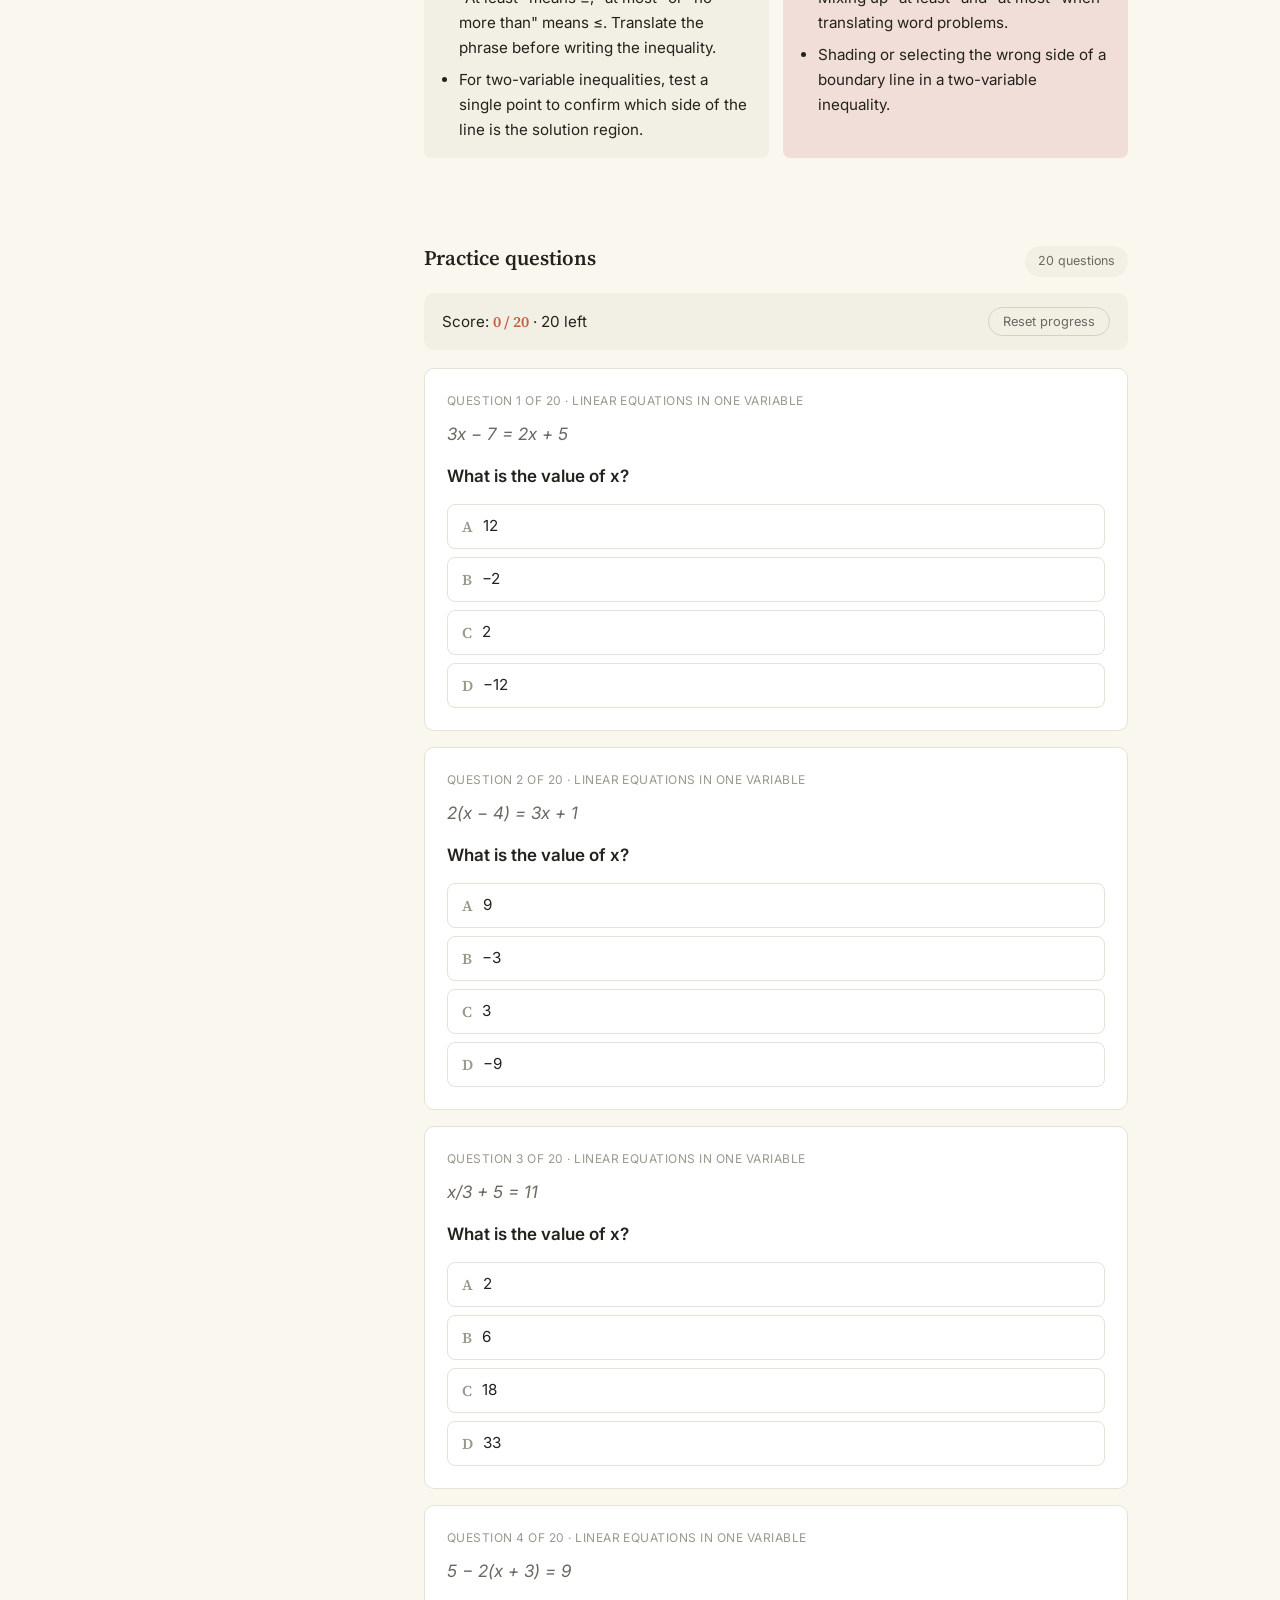
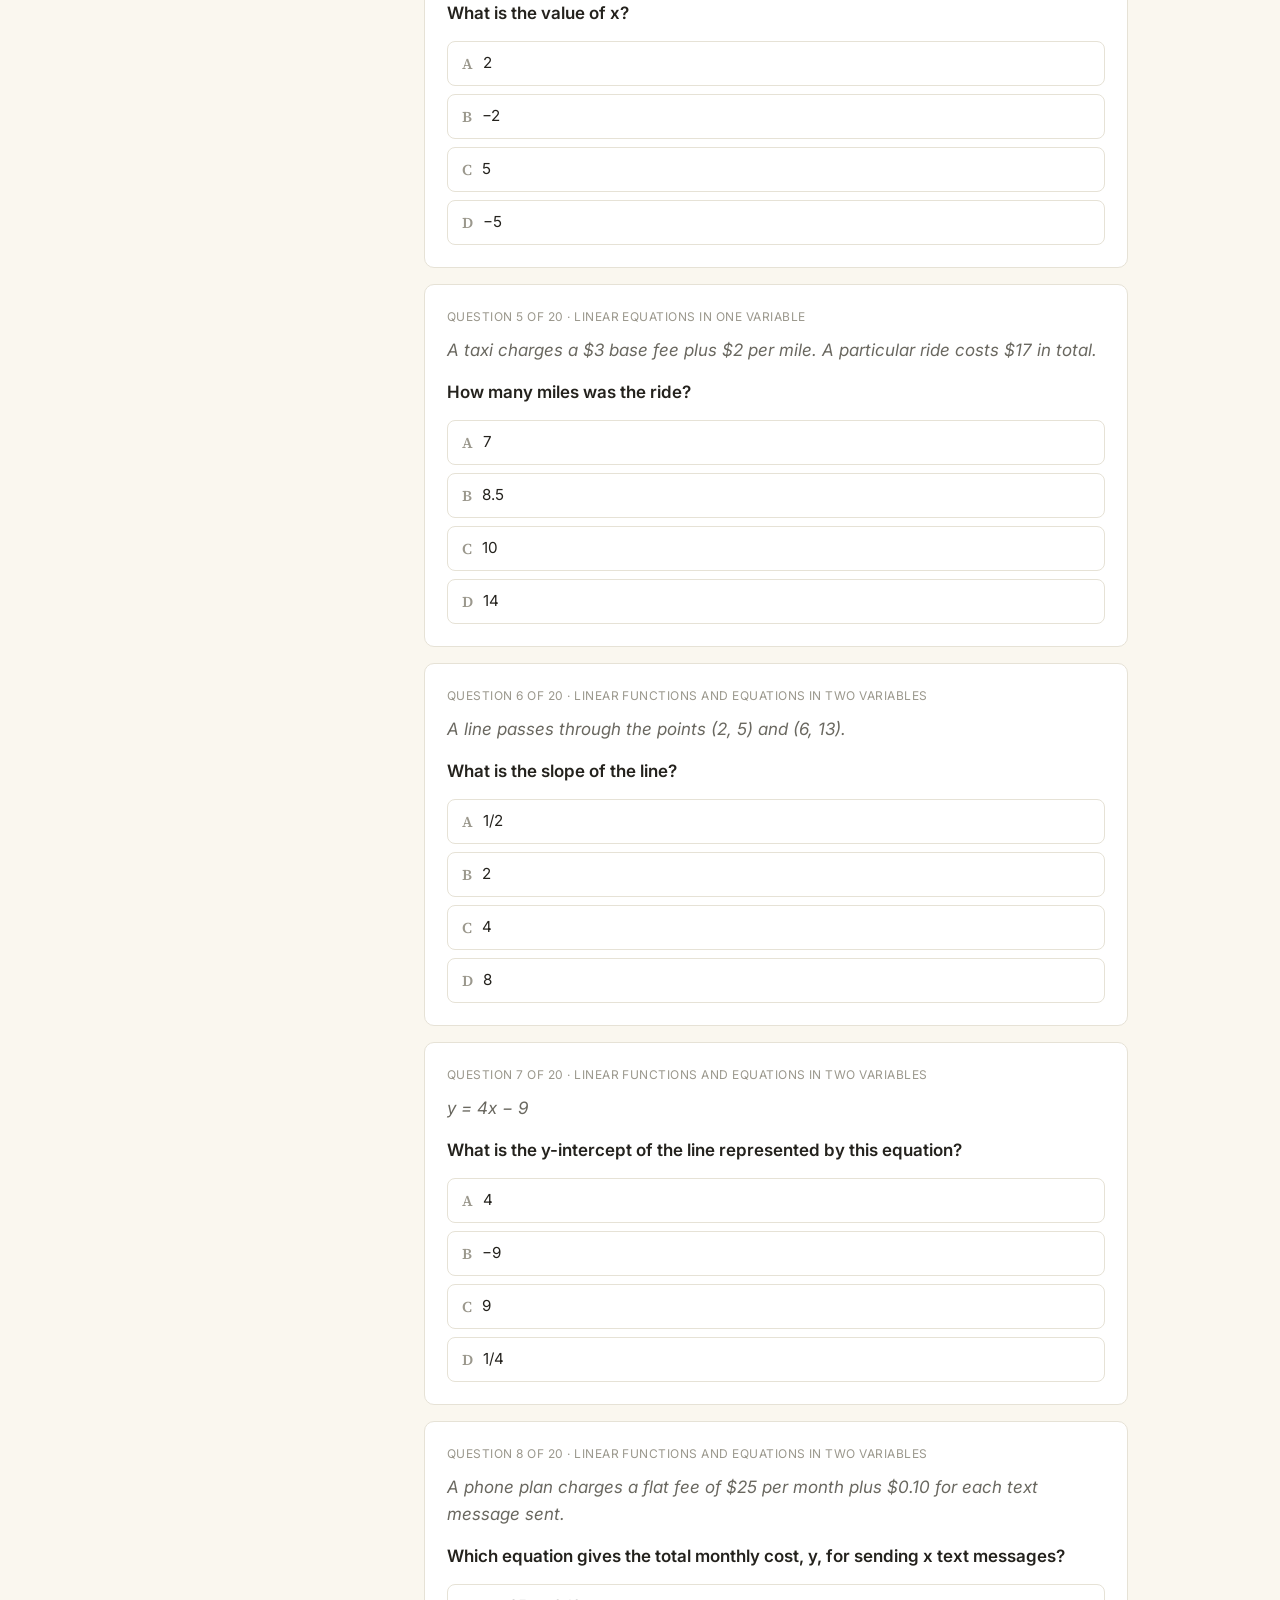
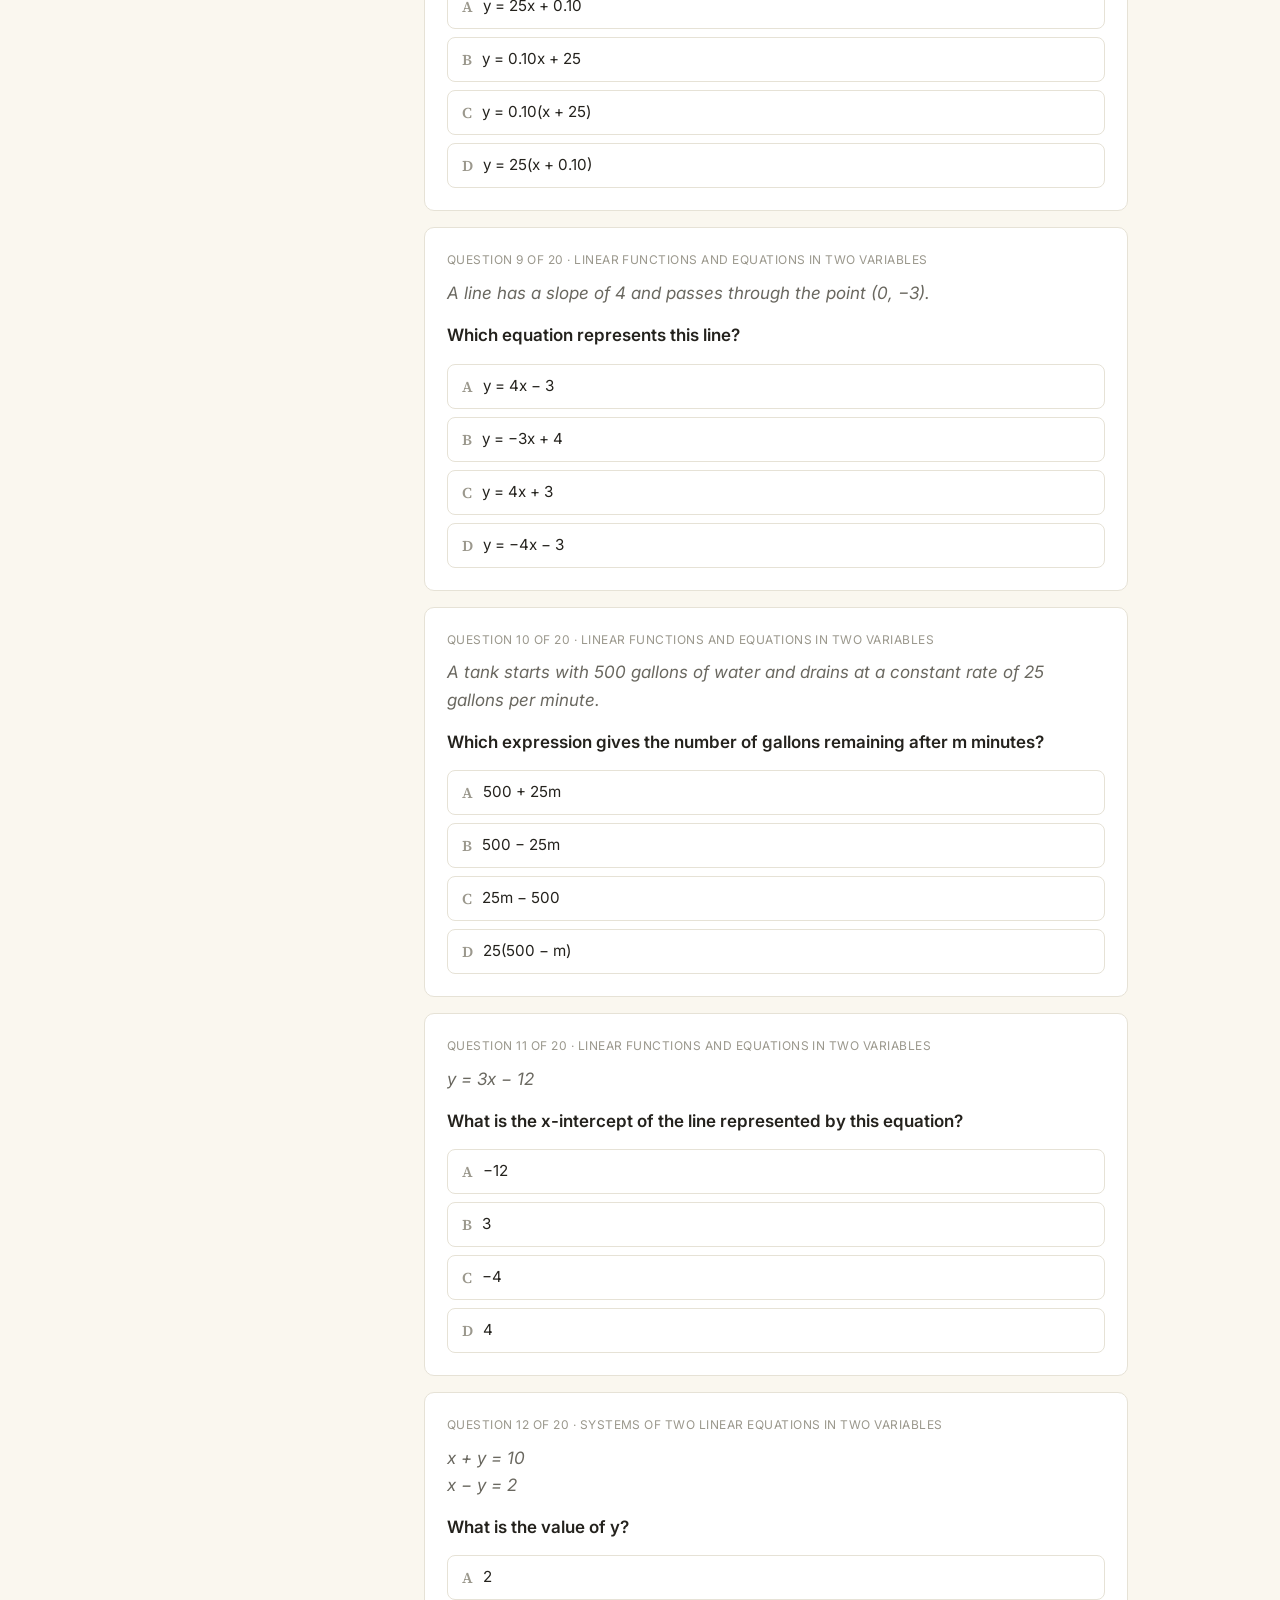
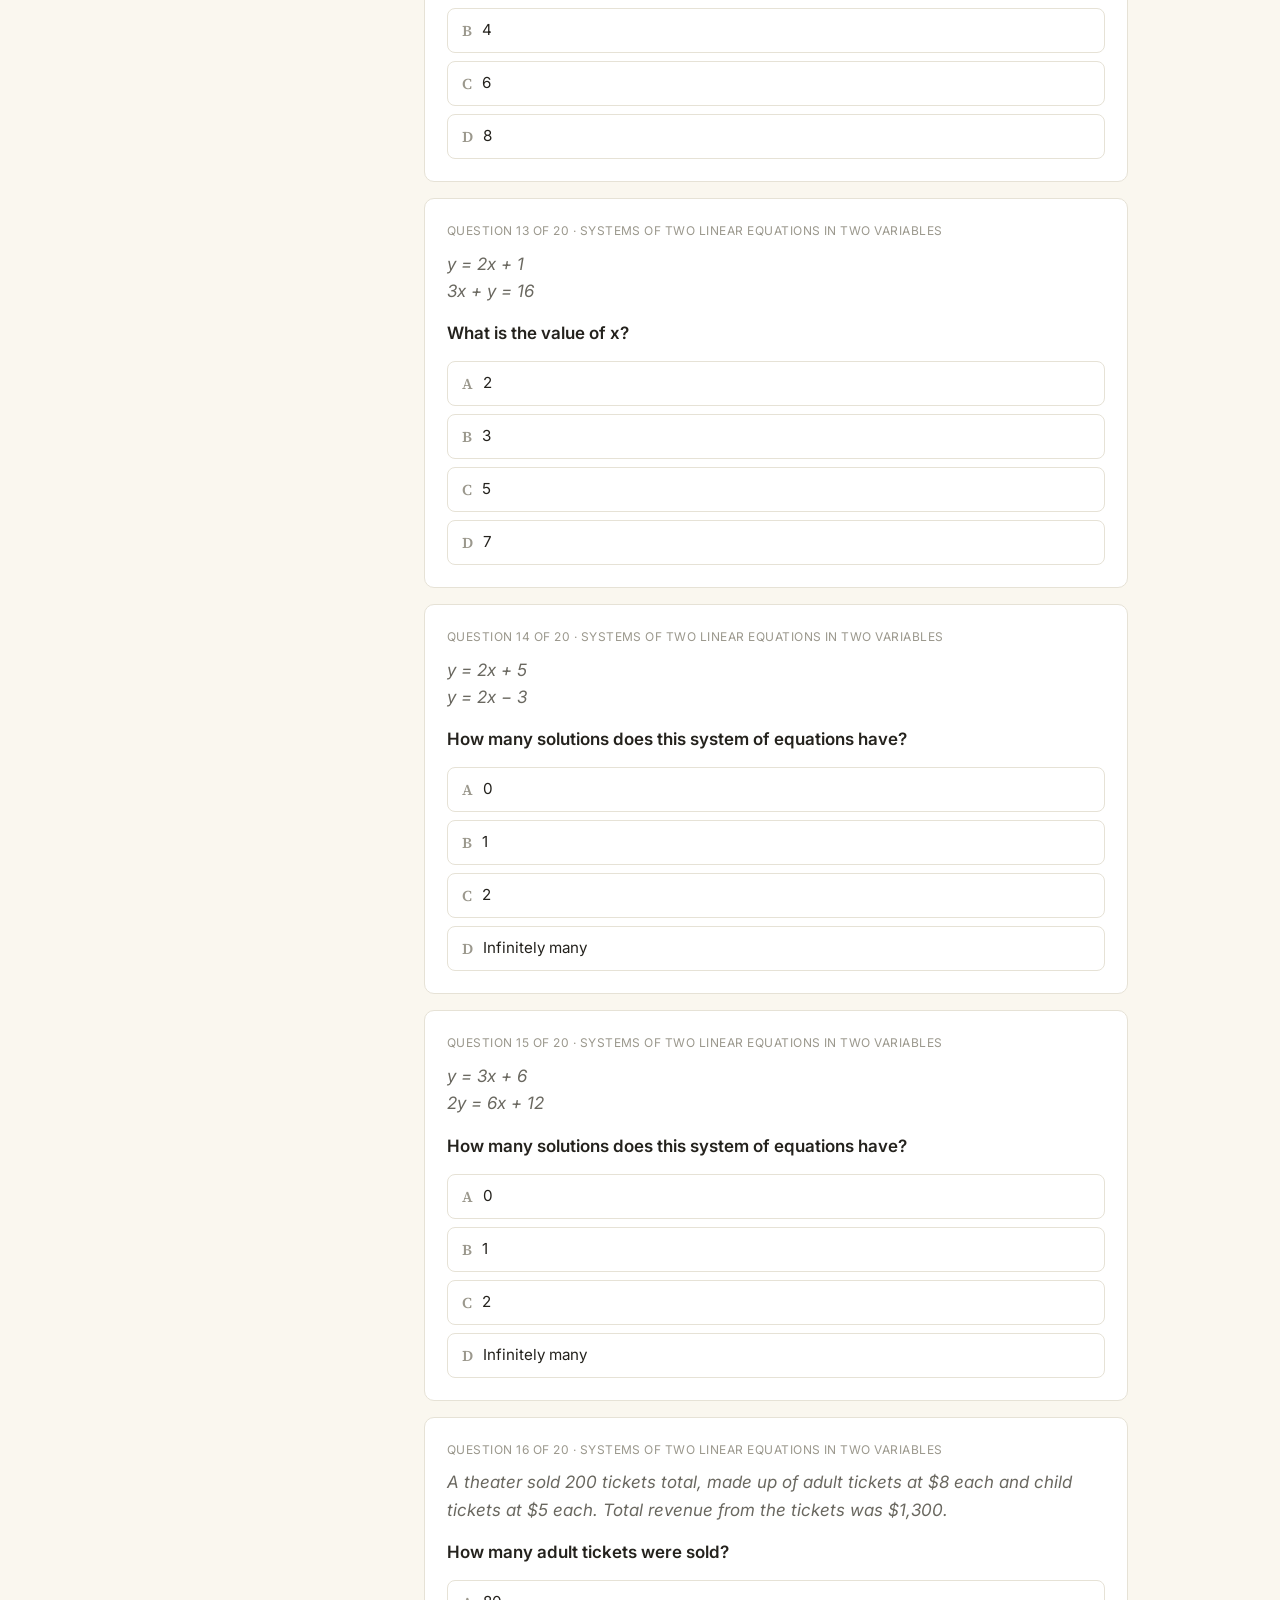
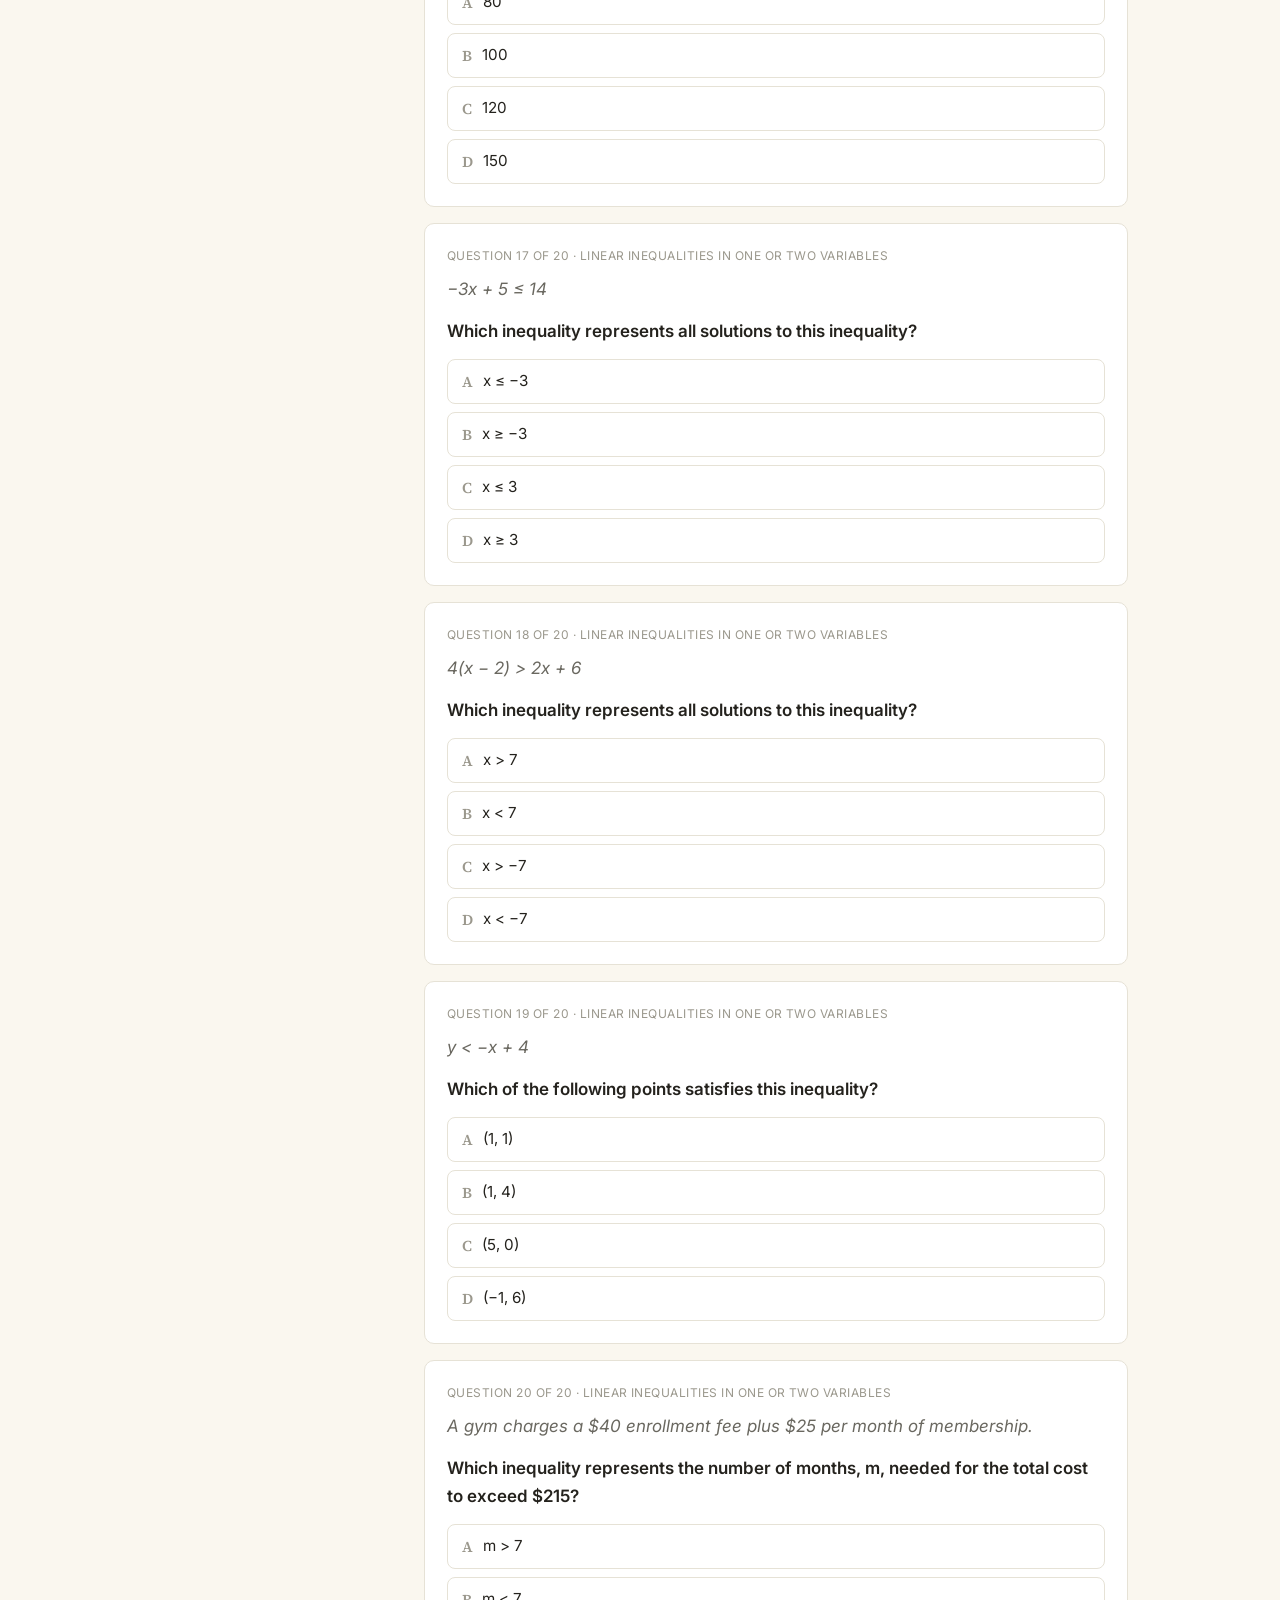
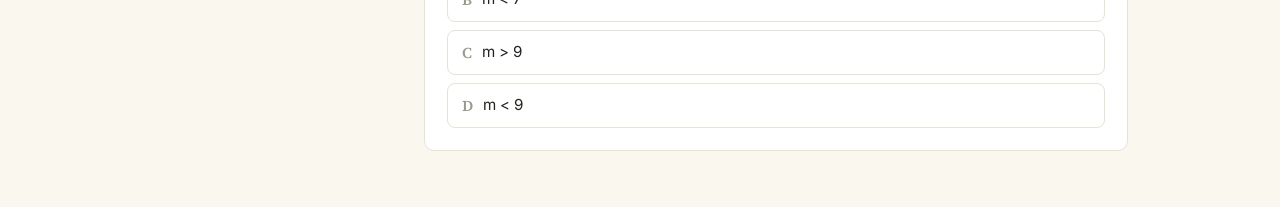
<file: math/algebra.html>
<!DOCTYPE html>
<html lang="en">
<head>
<meta charset="UTF-8">
<meta name="viewport" content="width=device-width, initial-scale=1.0">
<title>Algebra &middot; PSAT Prep Portal</title>
<link rel="stylesheet" href="../css/style.css">
</head>
<body>

<header class="hero-dark">
  <div class="container">
    <div class="eyebrow">Math &middot; Domain 1 of 4</div>
    <h1>Algebra</h1>
    <div class="subtitle">Linear equations &middot; Linear functions &middot; Systems &middot; Inequalities</div>
    <div class="stat-row">
      <div class="stat"><span class="stat-label">Skills in this domain</span><span class="stat-value">4</span></div>
      <div class="stat"><span class="stat-label">Read time</span><span class="stat-value">~7 min</span></div>
    </div>
  </div>
</header>
<div class="hero-divider"></div>

<main class="container">
  <section class="section">
    <div class="callout">
      <div class="callout-label">Why this domain matters</div>
      <p>
        Algebra is the most heavily tested single domain on the Math section.
        Almost every question here boils down to one move: isolate a variable,
        find a slope, or compare two linear relationships. The math itself is
        usually simple &mdash; the points get lost in sign errors and rushed setup.
      </p>
    </div>

    <div class="section-head">
      <h2>What you'll learn</h2>
      <span class="pill">4 skills</span>
    </div>
    <div class="lesson-list">
      <a class="lesson-item" href="#linear-one-var">
        <span class="lesson-num">1</span>
        <span class="lesson-title">Linear Equations in One Variable</span>
        <span class="lesson-meta">Isolating x without sign errors</span>
      </a>
      <a class="lesson-item" href="#linear-functions">
        <span class="lesson-num">2</span>
        <span class="lesson-title">Linear Functions and Equations in Two Variables</span>
        <span class="lesson-meta">Slope, intercepts, and what they mean</span>
      </a>
      <a class="lesson-item" href="#systems">
        <span class="lesson-num">3</span>
        <span class="lesson-title">Systems of Two Linear Equations in Two Variables</span>
        <span class="lesson-meta">Substitution, elimination, and solution counts</span>
      </a>
      <a class="lesson-item" href="#inequalities">
        <span class="lesson-num">4</span>
        <span class="lesson-title">Linear Inequalities in One or Two Variables</span>
        <span class="lesson-meta">When (and why) to flip the sign</span>
      </a>
    </div>
  </section>

  <section>

    <article class="skill-block" id="linear-one-var">
      <div class="skill-main">
        <span class="skill-num">Skill 1</span>
        <h2>Linear Equations in One Variable</h2>
        <p>
          This is the most basic algebra skill on the test: distribute, combine
          like terms, and isolate the variable, including equations that have
          the variable on both sides. The setup is usually the hard part &mdash;
          word problems often hide the equation inside a sentence about cost,
          distance, or time.
        </p>
        <p>
          Whatever you do to one side of the equation, you must do to the
          other. That single rule covers nearly every step you'll take here.
        </p>
      </div>
      <div class="skill-rail">
        <div class="note-card focus">
          <div class="label">What to watch for</div>
          <ul>
            <li>When distributing a negative across parentheses, every term inside flips sign &mdash; not just the first one.</li>
            <li>Combine like terms only after they're on the same side of the equation.</li>
            <li>In word problems, write out the equation in words first, then translate piece by piece.</li>
          </ul>
        </div>
        <div class="note-card mistake">
          <div class="label">Common mistakes</div>
          <ul>
            <li>Forgetting to distribute a negative sign to every term inside parentheses.</li>
            <li>Making an arithmetic sign error when moving a term across the equals sign.</li>
            <li>Performing an operation on only one side of the equation.</li>
          </ul>
        </div>
      </div>
    </article>

    <article class="skill-block" id="linear-functions">
      <div class="skill-main">
        <span class="skill-num">Skill 2</span>
        <h2>Linear Functions and Equations in Two Variables</h2>
        <p>
          A linear equation in two variables (often written y = mx + b)
          describes a straight line. The slope (m) is the rate of change &mdash;
          how much y changes for every one-unit increase in x &mdash; and the
          y-intercept (b) is the starting value, where the line crosses the
          y-axis. In word problems, this usually maps to a per-unit rate and a
          flat starting amount.
        </p>
      </div>
      <div class="skill-rail">
        <div class="note-card focus">
          <div class="label">What to watch for</div>
          <ul>
            <li>Slope = rise over run: change in y divided by change in x between two points.</li>
            <li>In a word problem, the flat fee or starting amount is the intercept; the per-unit rate is the slope.</li>
            <li>A negative slope means the quantity is decreasing as x increases &mdash; check that the sign matches the scenario.</li>
          </ul>
        </div>
        <div class="note-card mistake">
          <div class="label">Common mistakes</div>
          <ul>
            <li>Swapping rise and run when calculating slope from two points.</li>
            <li>Mixing up which number in a word problem is the slope and which is the intercept.</li>
            <li>Sign errors when a relationship is decreasing rather than increasing.</li>
          </ul>
        </div>
      </div>
    </article>

    <article class="skill-block" id="systems">
      <div class="skill-main">
        <span class="skill-num">Skill 3</span>
        <h2>Systems of Two Linear Equations in Two Variables</h2>
        <p>
          A system of two linear equations asks: where do these two lines
          intersect? Substitution and elimination both get you there.
          Sometimes the question doesn't ask you to solve at all &mdash; it asks
          how many solutions the system has, which you can answer just by
          comparing slopes and intercepts: different slopes means exactly one
          solution, same slope with different intercepts means no solution
          (parallel lines), and same slope with the same intercept means
          infinitely many solutions (the same line).
        </p>
      </div>
      <div class="skill-rail">
        <div class="note-card focus">
          <div class="label">What to watch for</div>
          <ul>
            <li>For elimination, line up matching variables before adding or subtracting the equations.</li>
            <li>For substitution, plug your expression into the <em>other</em> equation, not the one you started with.</li>
            <li>"How many solutions" questions don't require solving &mdash; just compare slope and intercept.</li>
          </ul>
        </div>
        <div class="note-card mistake">
          <div class="label">Common mistakes</div>
          <ul>
            <li>Sign errors when subtracting one full equation from another in elimination.</li>
            <li>Substituting a value back into the same equation it came from, which proves nothing new.</li>
            <li>Assuming every system has exactly one solution.</li>
          </ul>
        </div>
      </div>
    </article>

    <article class="skill-block" id="inequalities">
      <div class="skill-main">
        <span class="skill-num">Skill 4</span>
        <h2>Linear Inequalities in One or Two Variables</h2>
        <p>
          Inequalities behave like equations with one critical exception:
          multiplying or dividing both sides by a negative number flips the
          direction of the inequality sign. In two variables, an inequality
          describes a whole region of the coordinate plane rather than a
          single line &mdash; useful for word problems involving limits like "at
          least" or "no more than."
        </p>
      </div>
      <div class="skill-rail">
        <div class="note-card focus">
          <div class="label">What to watch for</div>
          <ul>
            <li>Multiplying or dividing by a negative number flips the inequality sign &mdash; adding or subtracting never does.</li>
            <li>"At least" means &ge;, "at most" or "no more than" means &le;. Translate the phrase before writing the inequality.</li>
            <li>For two-variable inequalities, test a single point to confirm which side of the line is the solution region.</li>
          </ul>
        </div>
        <div class="note-card mistake">
          <div class="label">Common mistakes</div>
          <ul>
            <li>Forgetting to flip the inequality sign after multiplying or dividing by a negative number.</li>
            <li>Mixing up "at least" and "at most" when translating word problems.</li>
            <li>Shading or selecting the wrong side of a boundary line in a two-variable inequality.</li>
          </ul>
        </div>
      </div>
    </article>

  </section>

  <section class="section" id="practice">
    <div class="section-head">
      <h2>Practice questions</h2>
      <span class="pill">20 questions</span>
    </div>
    <div id="quiz-root"></div>
  </section>
</main>

<script>window.PAGE = 'alg'; window.SITE_ROOT = '../';</script>
<script src="../js/sidebar.js"></script>
<script src="data/algebra-questions.js"></script>
<script src="../js/quiz.js"></script>
<script>
  window.initQuiz({ containerId: 'quiz-root', questions: window.QUIZ_DATA, storageKey: 'psat-quiz-alg' });
</script>
</body>
</html>
</file>
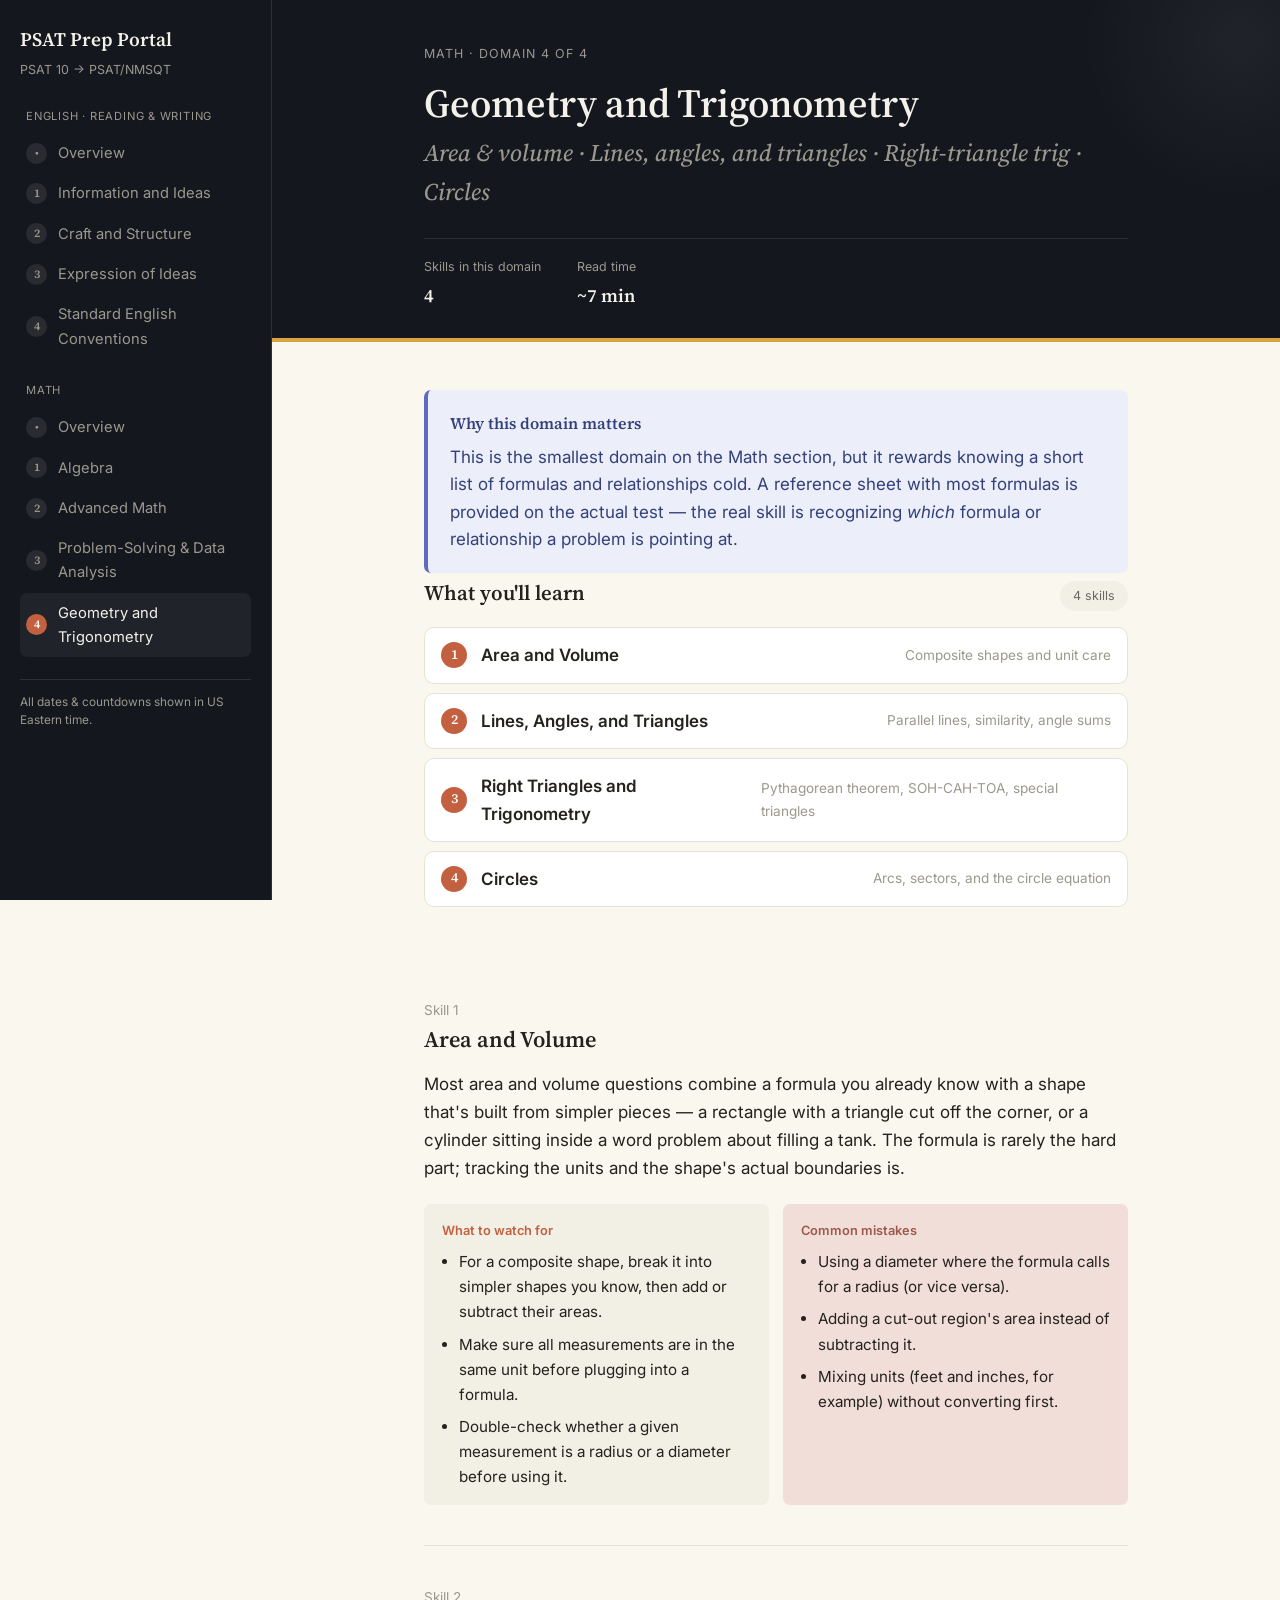
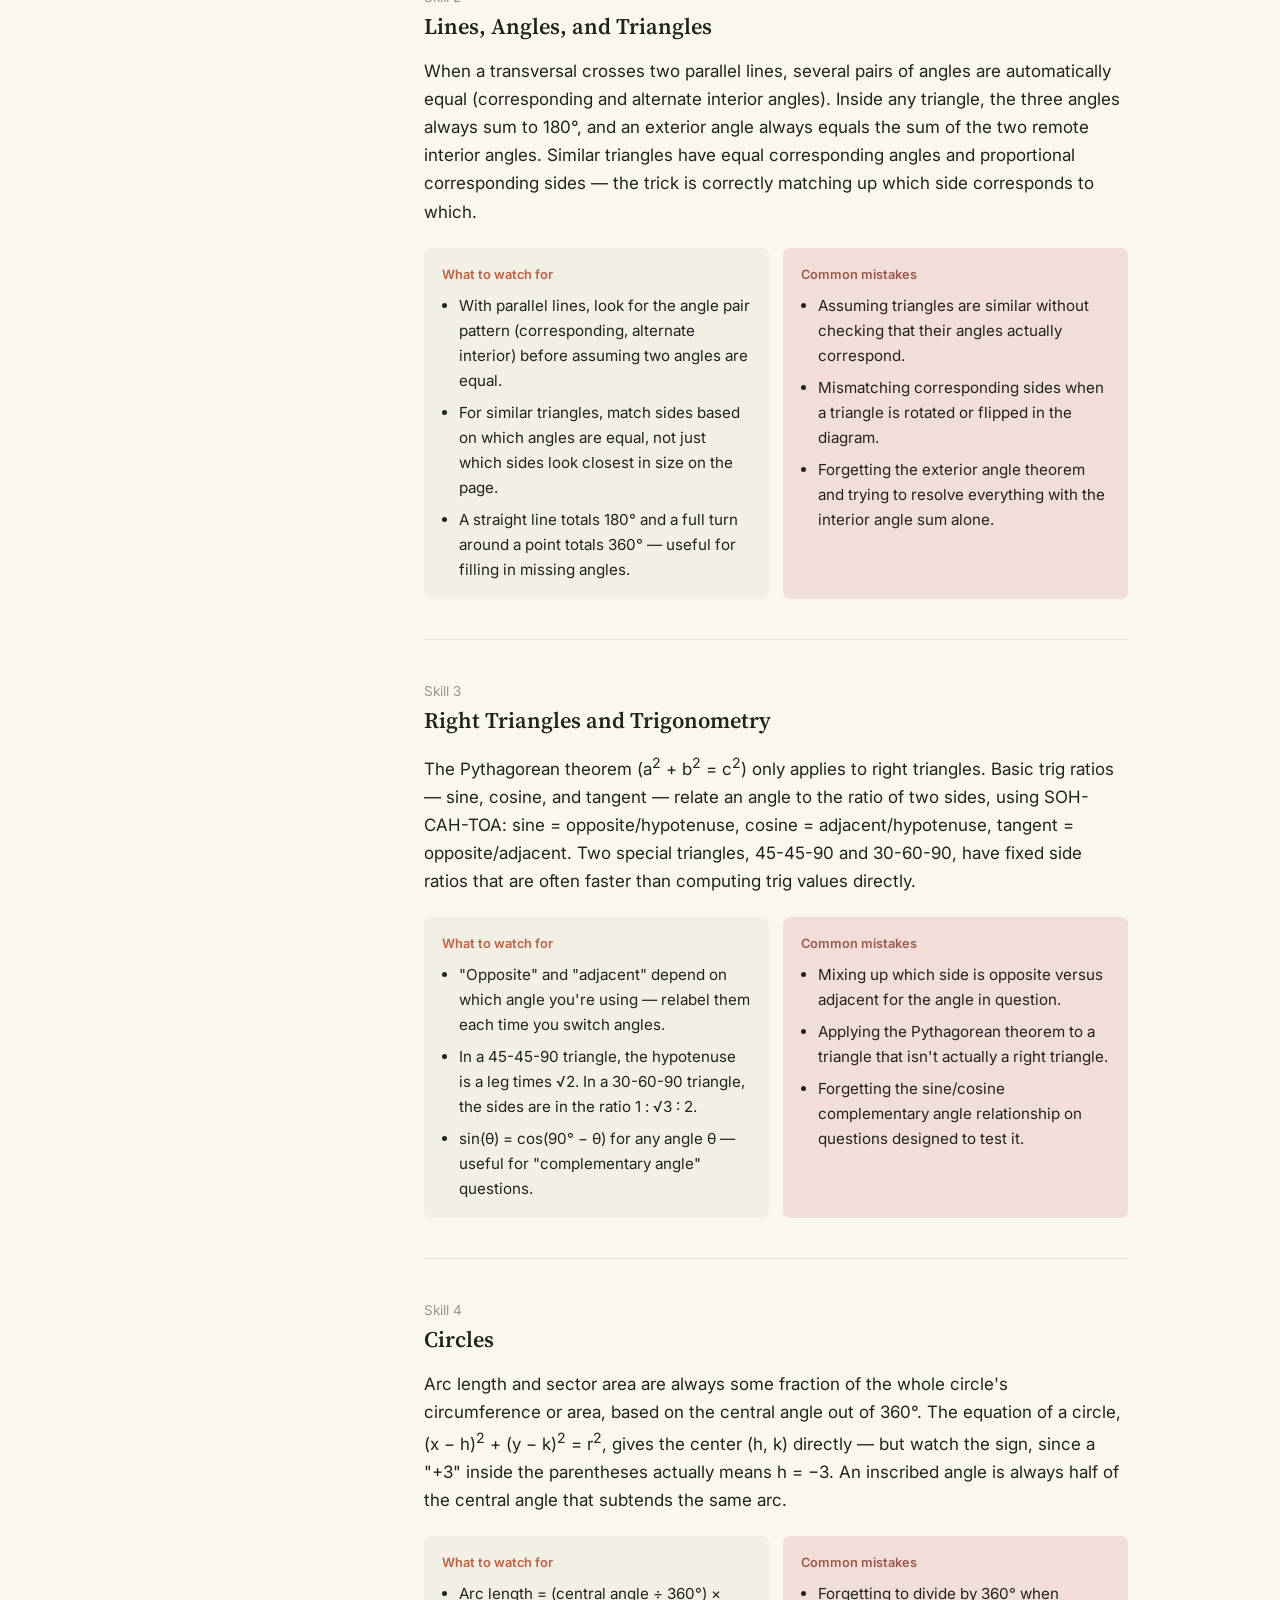
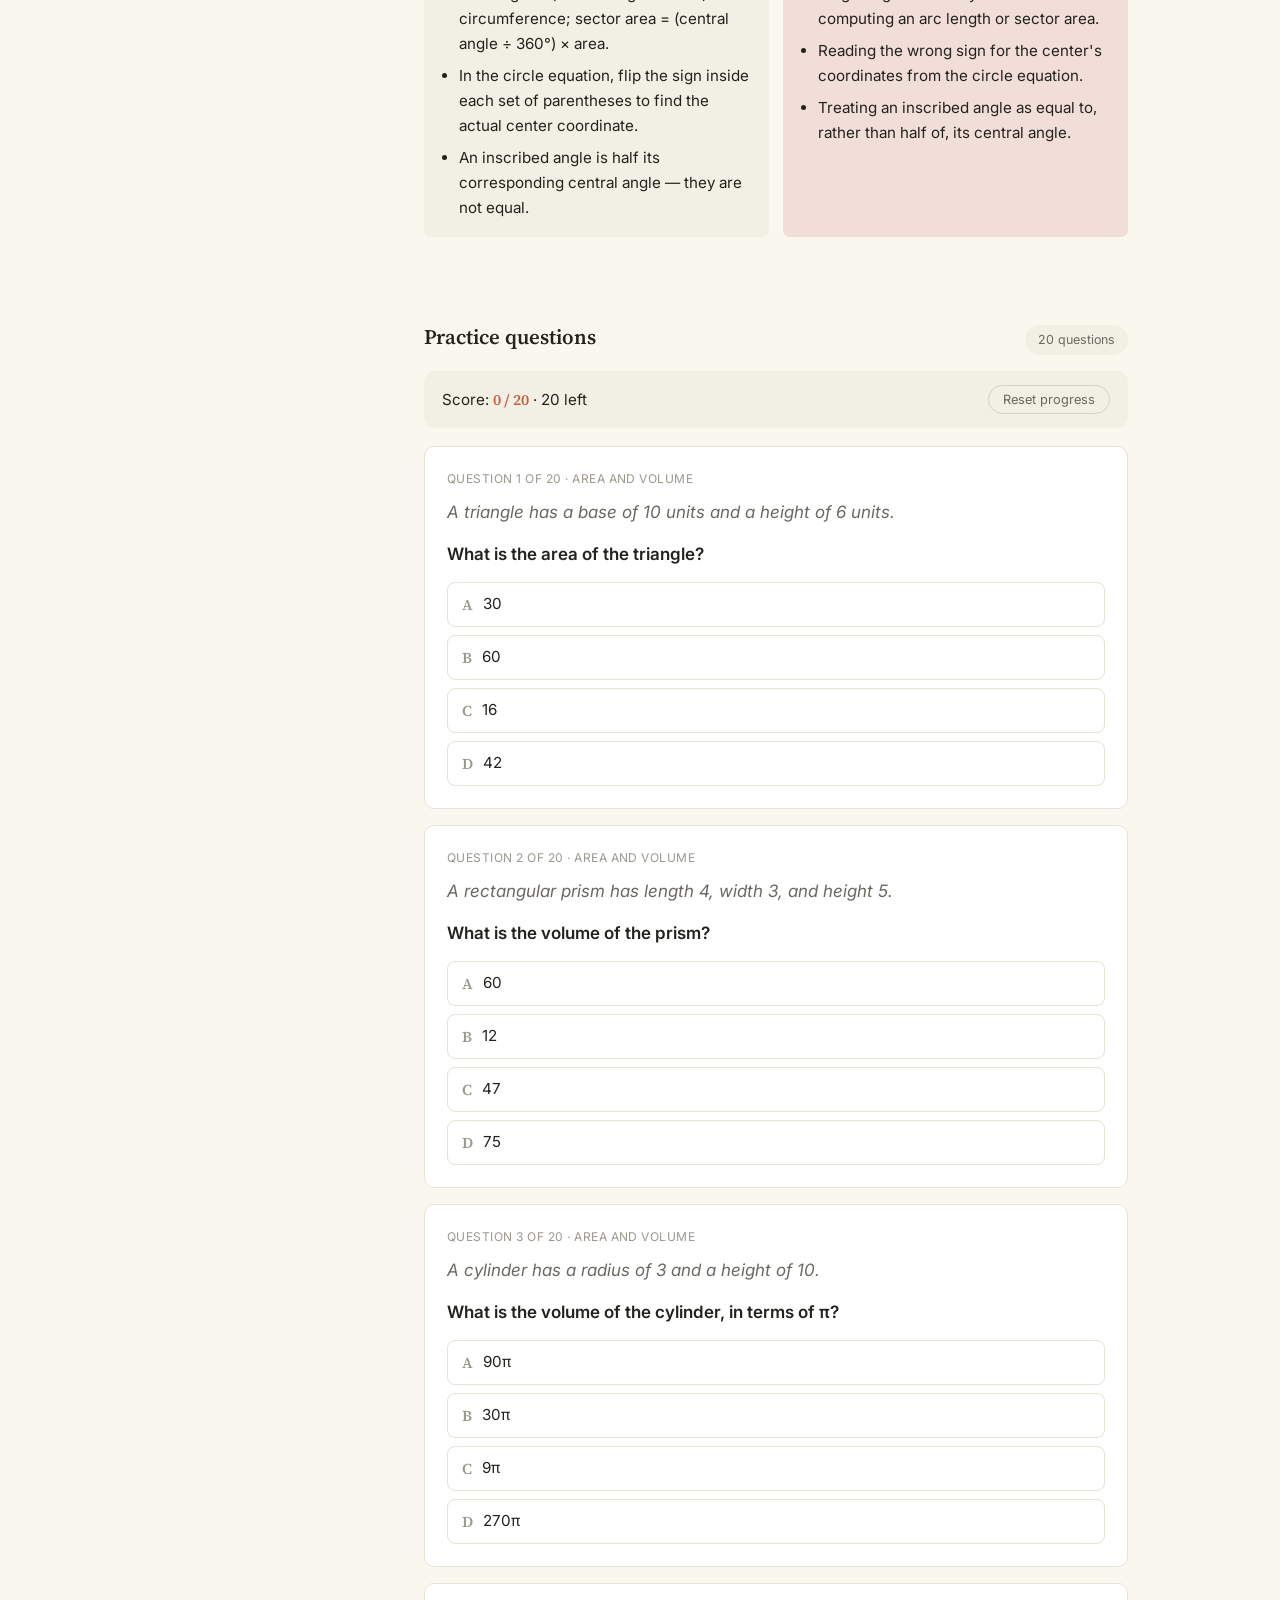
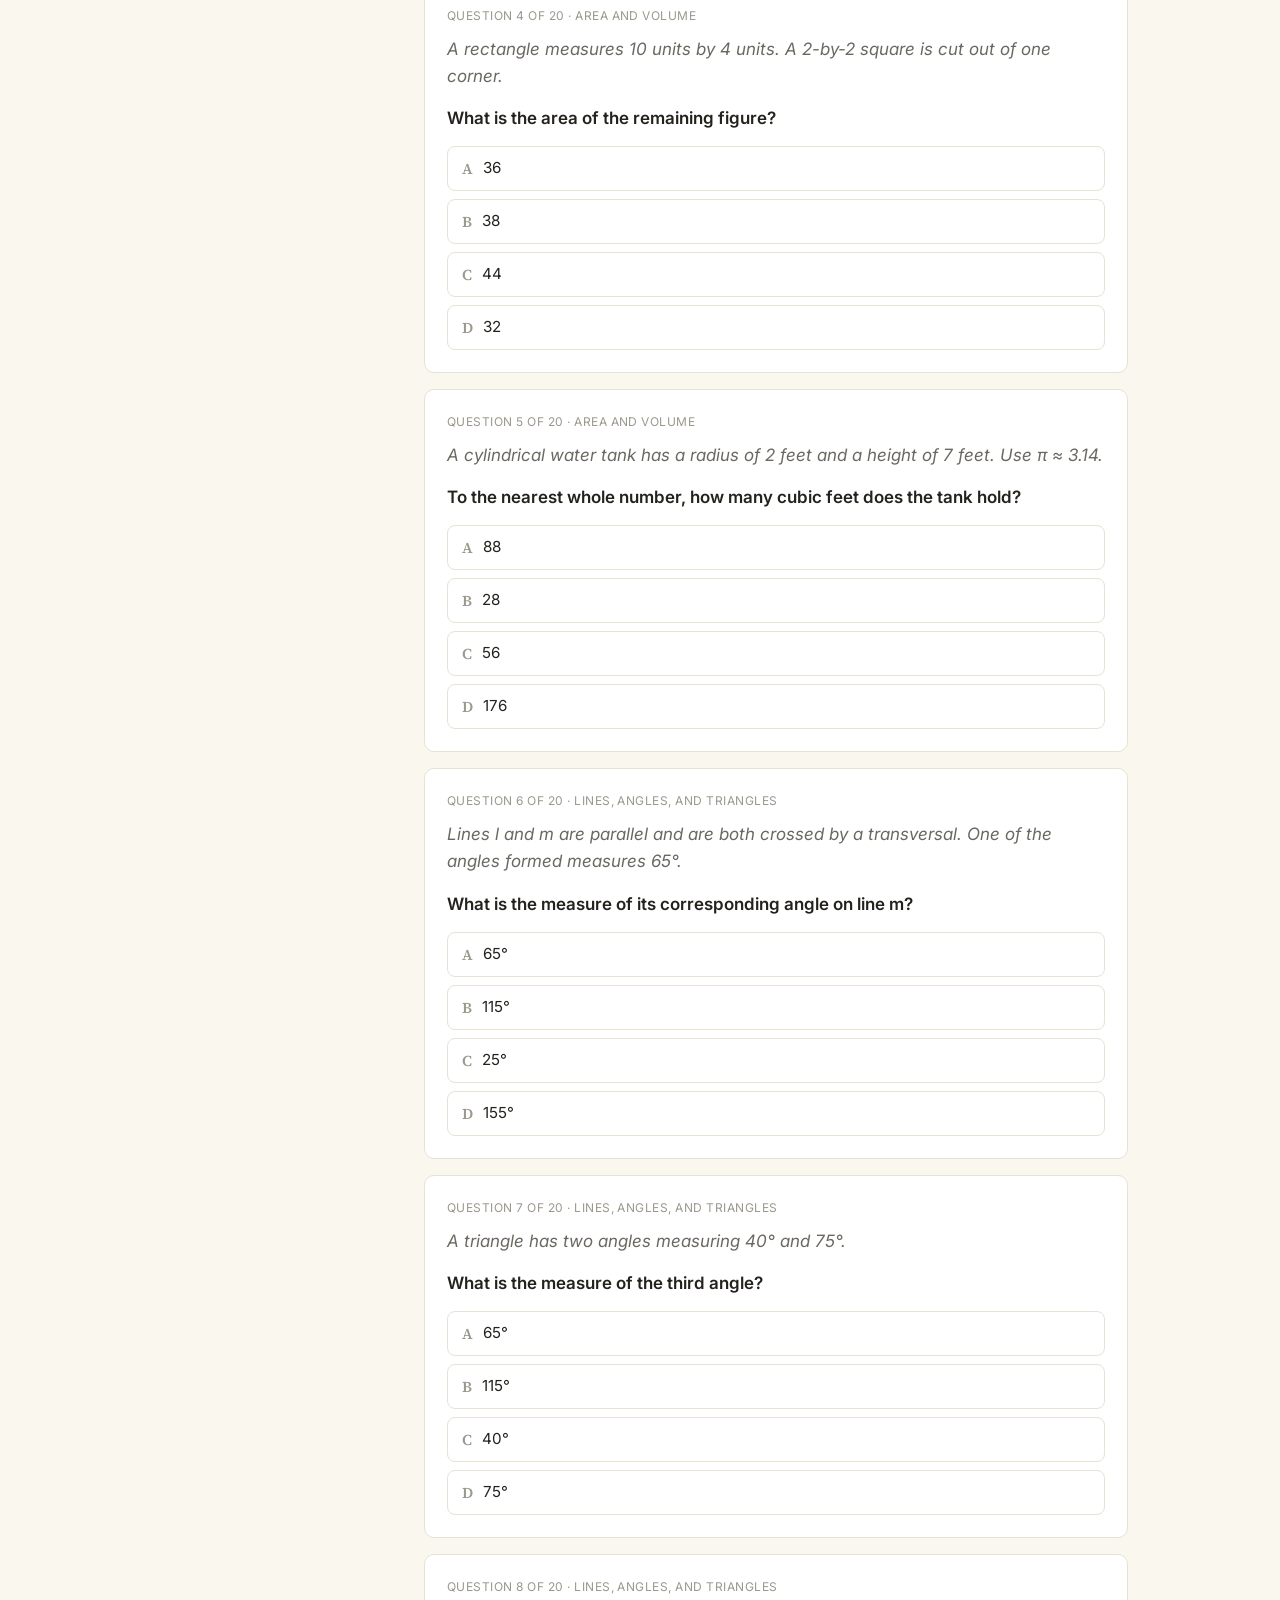
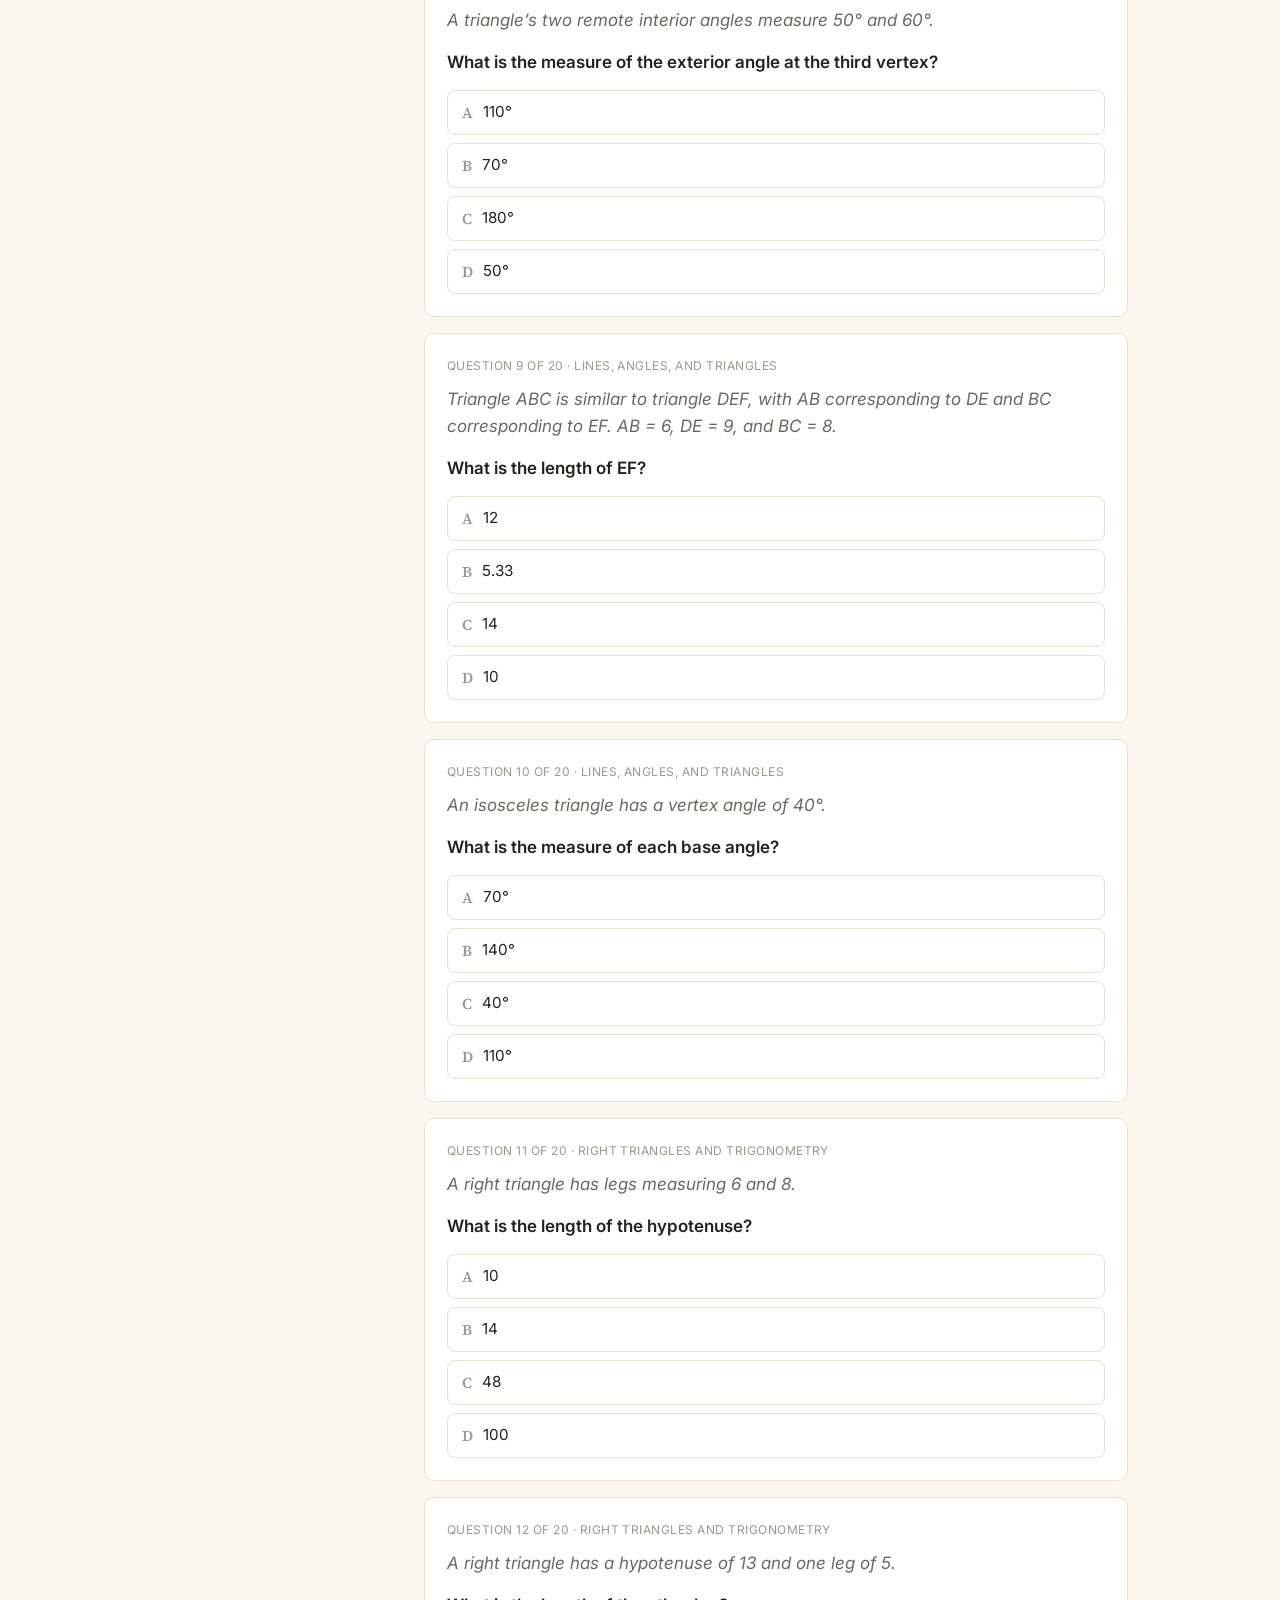
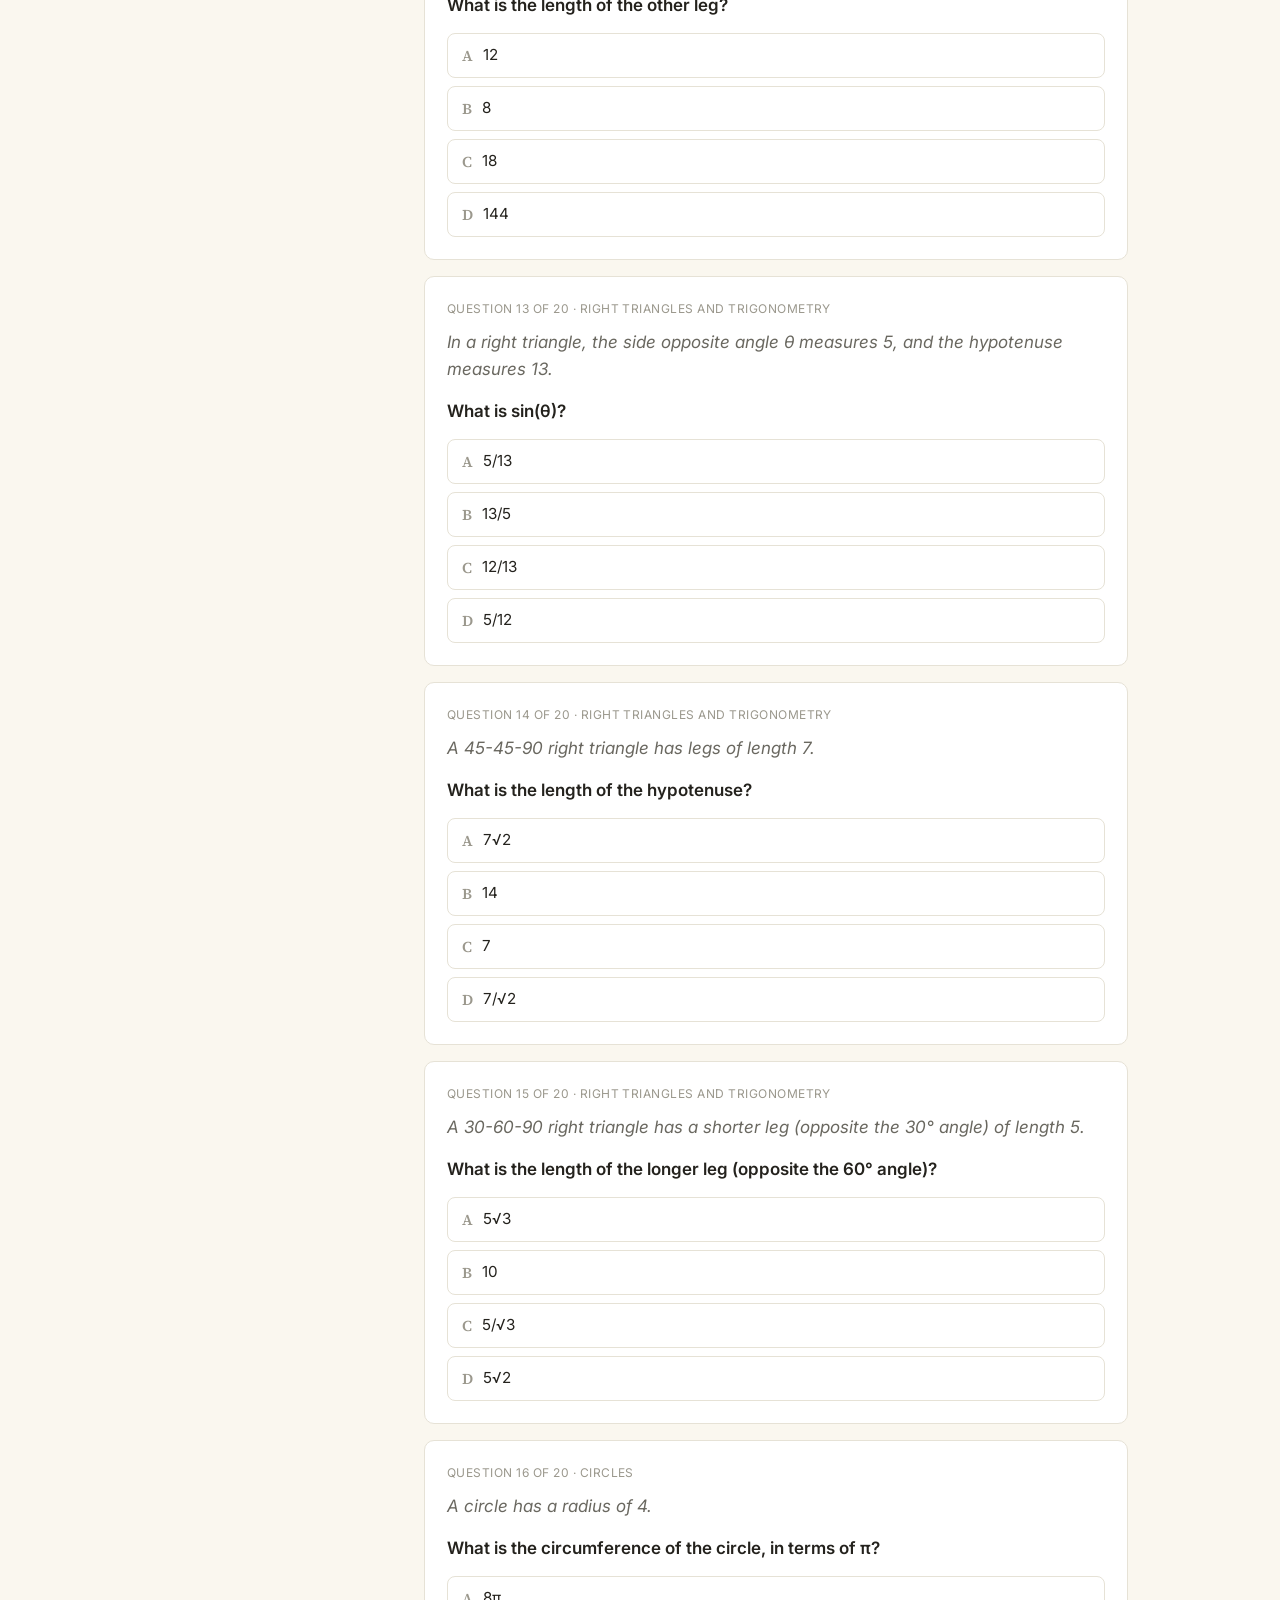
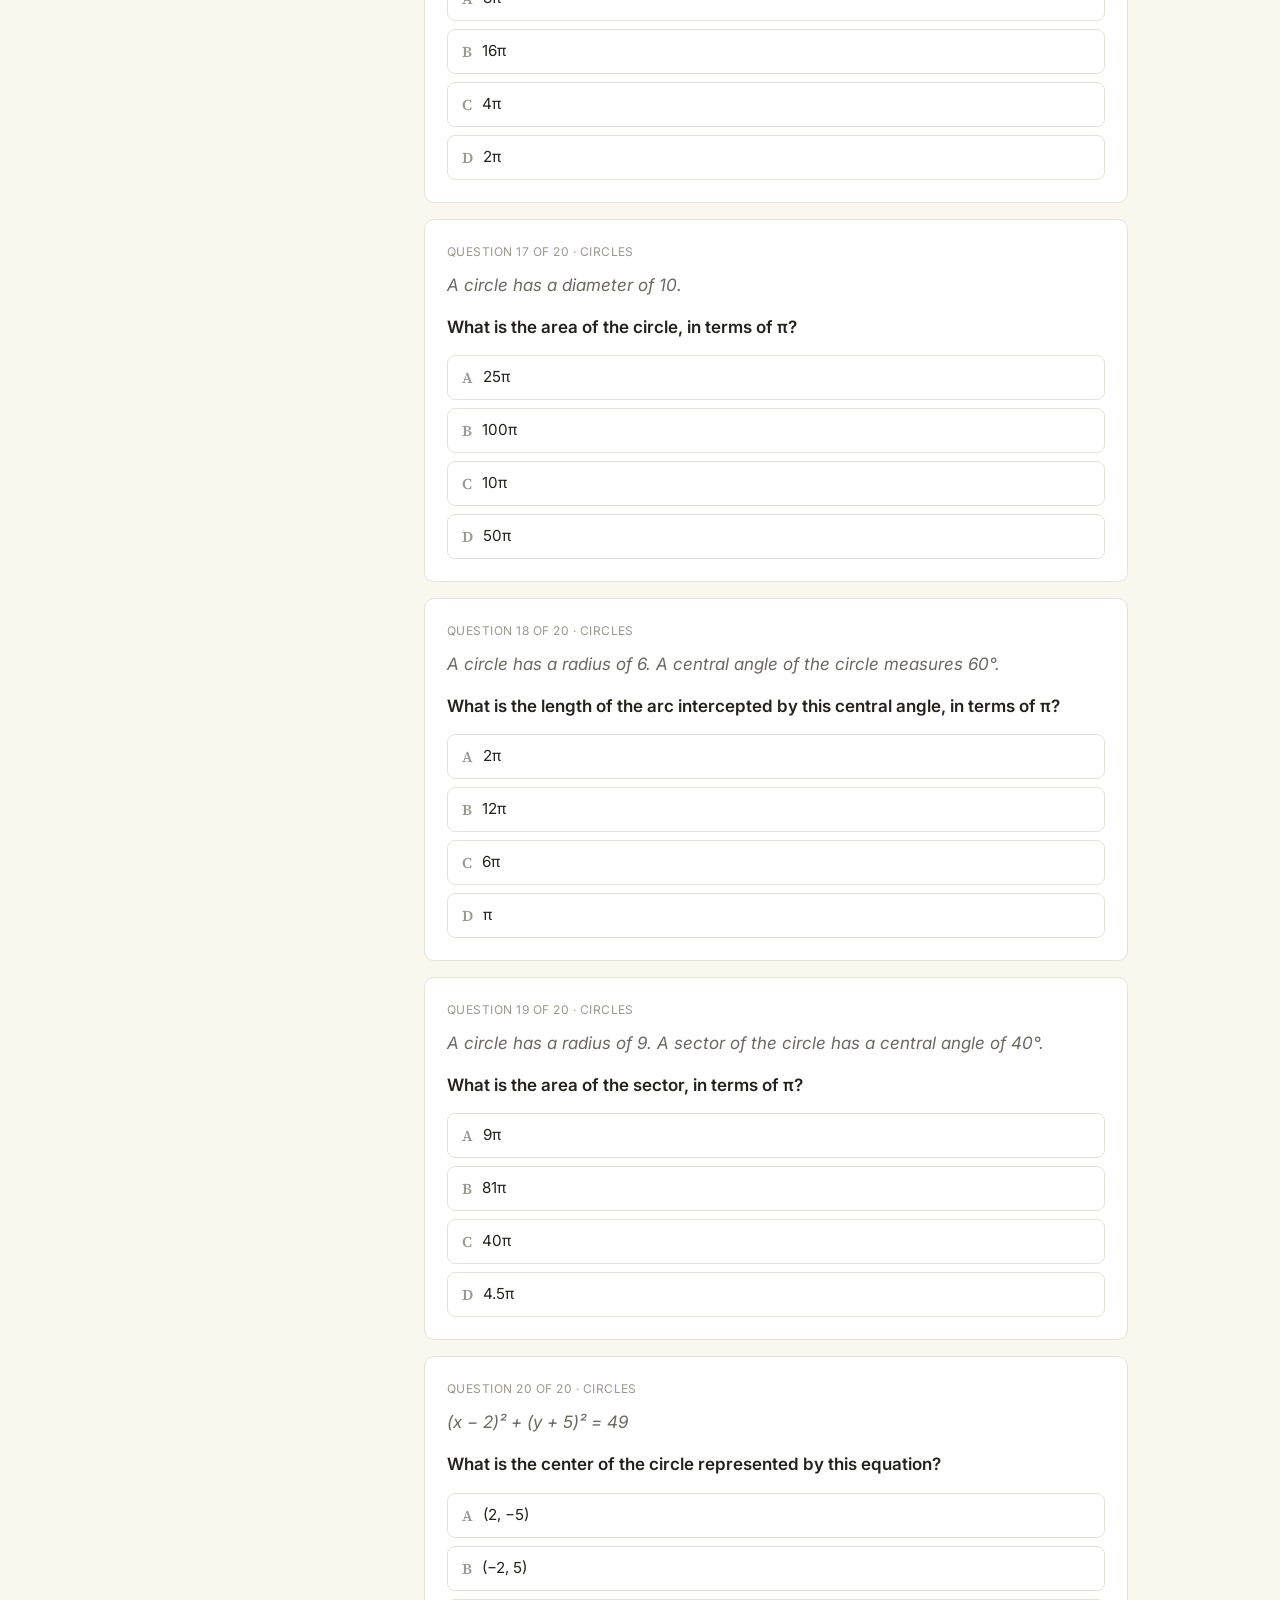
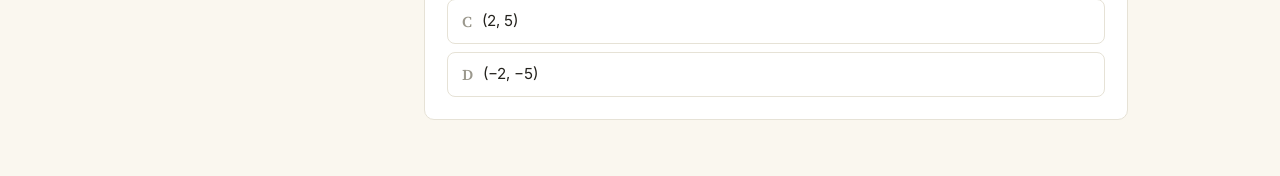
<file: math/geometry-trigonometry.html>
<!DOCTYPE html>
<html lang="en">
<head>
<meta charset="UTF-8">
<meta name="viewport" content="width=device-width, initial-scale=1.0">
<title>Geometry and Trigonometry &middot; PSAT Prep Portal</title>
<link rel="stylesheet" href="../css/style.css">
</head>
<body>

<header class="hero-dark">
  <div class="container">
    <div class="eyebrow">Math &middot; Domain 4 of 4</div>
    <h1>Geometry and Trigonometry</h1>
    <div class="subtitle">Area &amp; volume &middot; Lines, angles, and triangles &middot; Right-triangle trig &middot; Circles</div>
    <div class="stat-row">
      <div class="stat"><span class="stat-label">Skills in this domain</span><span class="stat-value">4</span></div>
      <div class="stat"><span class="stat-label">Read time</span><span class="stat-value">~7 min</span></div>
    </div>
  </div>
</header>
<div class="hero-divider"></div>

<main class="container">
  <section class="section">
    <div class="callout">
      <div class="callout-label">Why this domain matters</div>
      <p>
        This is the smallest domain on the Math section, but it rewards
        knowing a short list of formulas and relationships cold. A reference
        sheet with most formulas is provided on the actual test &mdash; the real
        skill is recognizing <em>which</em> formula or relationship a problem is
        pointing at.
      </p>
    </div>

    <div class="section-head">
      <h2>What you'll learn</h2>
      <span class="pill">4 skills</span>
    </div>
    <div class="lesson-list">
      <a class="lesson-item" href="#area-volume">
        <span class="lesson-num">1</span>
        <span class="lesson-title">Area and Volume</span>
        <span class="lesson-meta">Composite shapes and unit care</span>
      </a>
      <a class="lesson-item" href="#lines-angles-triangles">
        <span class="lesson-num">2</span>
        <span class="lesson-title">Lines, Angles, and Triangles</span>
        <span class="lesson-meta">Parallel lines, similarity, angle sums</span>
      </a>
      <a class="lesson-item" href="#right-triangles">
        <span class="lesson-num">3</span>
        <span class="lesson-title">Right Triangles and Trigonometry</span>
        <span class="lesson-meta">Pythagorean theorem, SOH-CAH-TOA, special triangles</span>
      </a>
      <a class="lesson-item" href="#circles">
        <span class="lesson-num">4</span>
        <span class="lesson-title">Circles</span>
        <span class="lesson-meta">Arcs, sectors, and the circle equation</span>
      </a>
    </div>
  </section>

  <section>

    <article class="skill-block" id="area-volume">
      <div class="skill-main">
        <span class="skill-num">Skill 1</span>
        <h2>Area and Volume</h2>
        <p>
          Most area and volume questions combine a formula you already know
          with a shape that's built from simpler pieces &mdash; a rectangle with
          a triangle cut off the corner, or a cylinder sitting inside a word
          problem about filling a tank. The formula is rarely the hard part;
          tracking the units and the shape's actual boundaries is.
        </p>
      </div>
      <div class="skill-rail">
        <div class="note-card focus">
          <div class="label">What to watch for</div>
          <ul>
            <li>For a composite shape, break it into simpler shapes you know, then add or subtract their areas.</li>
            <li>Make sure all measurements are in the same unit before plugging into a formula.</li>
            <li>Double-check whether a given measurement is a radius or a diameter before using it.</li>
          </ul>
        </div>
        <div class="note-card mistake">
          <div class="label">Common mistakes</div>
          <ul>
            <li>Using a diameter where the formula calls for a radius (or vice versa).</li>
            <li>Adding a cut-out region's area instead of subtracting it.</li>
            <li>Mixing units (feet and inches, for example) without converting first.</li>
          </ul>
        </div>
      </div>
    </article>

    <article class="skill-block" id="lines-angles-triangles">
      <div class="skill-main">
        <span class="skill-num">Skill 2</span>
        <h2>Lines, Angles, and Triangles</h2>
        <p>
          When a transversal crosses two parallel lines, several pairs of
          angles are automatically equal (corresponding and alternate
          interior angles). Inside any triangle, the three angles always sum
          to 180&deg;, and an exterior angle always equals the sum of the two
          remote interior angles. Similar triangles have equal corresponding
          angles and proportional corresponding sides &mdash; the trick is
          correctly matching up which side corresponds to which.
        </p>
      </div>
      <div class="skill-rail">
        <div class="note-card focus">
          <div class="label">What to watch for</div>
          <ul>
            <li>With parallel lines, look for the angle pair pattern (corresponding, alternate interior) before assuming two angles are equal.</li>
            <li>For similar triangles, match sides based on which angles are equal, not just which sides look closest in size on the page.</li>
            <li>A straight line totals 180&deg; and a full turn around a point totals 360&deg; &mdash; useful for filling in missing angles.</li>
          </ul>
        </div>
        <div class="note-card mistake">
          <div class="label">Common mistakes</div>
          <ul>
            <li>Assuming triangles are similar without checking that their angles actually correspond.</li>
            <li>Mismatching corresponding sides when a triangle is rotated or flipped in the diagram.</li>
            <li>Forgetting the exterior angle theorem and trying to resolve everything with the interior angle sum alone.</li>
          </ul>
        </div>
      </div>
    </article>

    <article class="skill-block" id="right-triangles">
      <div class="skill-main">
        <span class="skill-num">Skill 3</span>
        <h2>Right Triangles and Trigonometry</h2>
        <p>
          The Pythagorean theorem (a<sup>2</sup> + b<sup>2</sup> = c<sup>2</sup>) only
          applies to right triangles. Basic trig ratios &mdash; sine, cosine, and
          tangent &mdash; relate an angle to the ratio of two sides, using
          SOH-CAH-TOA: sine = opposite/hypotenuse, cosine =
          adjacent/hypotenuse, tangent = opposite/adjacent. Two special
          triangles, 45-45-90 and 30-60-90, have fixed side ratios that are
          often faster than computing trig values directly.
        </p>
      </div>
      <div class="skill-rail">
        <div class="note-card focus">
          <div class="label">What to watch for</div>
          <ul>
            <li>"Opposite" and "adjacent" depend on which angle you're using &mdash; relabel them each time you switch angles.</li>
            <li>In a 45-45-90 triangle, the hypotenuse is a leg times &radic;2. In a 30-60-90 triangle, the sides are in the ratio 1 : &radic;3 : 2.</li>
            <li>sin(&theta;) = cos(90&deg; &minus; &theta;) for any angle &theta; &mdash; useful for "complementary angle" questions.</li>
          </ul>
        </div>
        <div class="note-card mistake">
          <div class="label">Common mistakes</div>
          <ul>
            <li>Mixing up which side is opposite versus adjacent for the angle in question.</li>
            <li>Applying the Pythagorean theorem to a triangle that isn't actually a right triangle.</li>
            <li>Forgetting the sine/cosine complementary angle relationship on questions designed to test it.</li>
          </ul>
        </div>
      </div>
    </article>

    <article class="skill-block" id="circles">
      <div class="skill-main">
        <span class="skill-num">Skill 4</span>
        <h2>Circles</h2>
        <p>
          Arc length and sector area are always some fraction of the whole
          circle's circumference or area, based on the central angle out of
          360&deg;. The equation of a circle, (x &minus; h)<sup>2</sup> + (y &minus;
          k)<sup>2</sup> = r<sup>2</sup>, gives the center (h, k) directly &mdash; but watch
          the sign, since a "+3" inside the parentheses actually means h =
          &minus;3. An inscribed angle is always half of the central angle that
          subtends the same arc.
        </p>
      </div>
      <div class="skill-rail">
        <div class="note-card focus">
          <div class="label">What to watch for</div>
          <ul>
            <li>Arc length = (central angle &divide; 360&deg;) &times; circumference; sector area = (central angle &divide; 360&deg;) &times; area.</li>
            <li>In the circle equation, flip the sign inside each set of parentheses to find the actual center coordinate.</li>
            <li>An inscribed angle is half its corresponding central angle &mdash; they are not equal.</li>
          </ul>
        </div>
        <div class="note-card mistake">
          <div class="label">Common mistakes</div>
          <ul>
            <li>Forgetting to divide by 360&deg; when computing an arc length or sector area.</li>
            <li>Reading the wrong sign for the center's coordinates from the circle equation.</li>
            <li>Treating an inscribed angle as equal to, rather than half of, its central angle.</li>
          </ul>
        </div>
      </div>
    </article>

  </section>

  <section class="section" id="practice">
    <div class="section-head">
      <h2>Practice questions</h2>
      <span class="pill">20 questions</span>
    </div>
    <div id="quiz-root"></div>
  </section>
</main>

<script>window.PAGE = 'geo'; window.SITE_ROOT = '../';</script>
<script src="../js/sidebar.js"></script>
<script src="data/geometry-questions.js"></script>
<script src="../js/quiz.js"></script>
<script>
  window.initQuiz({ containerId: 'quiz-root', questions: window.QUIZ_DATA, storageKey: 'psat-quiz-geo' });
</script>
</body>
</html>
</file>
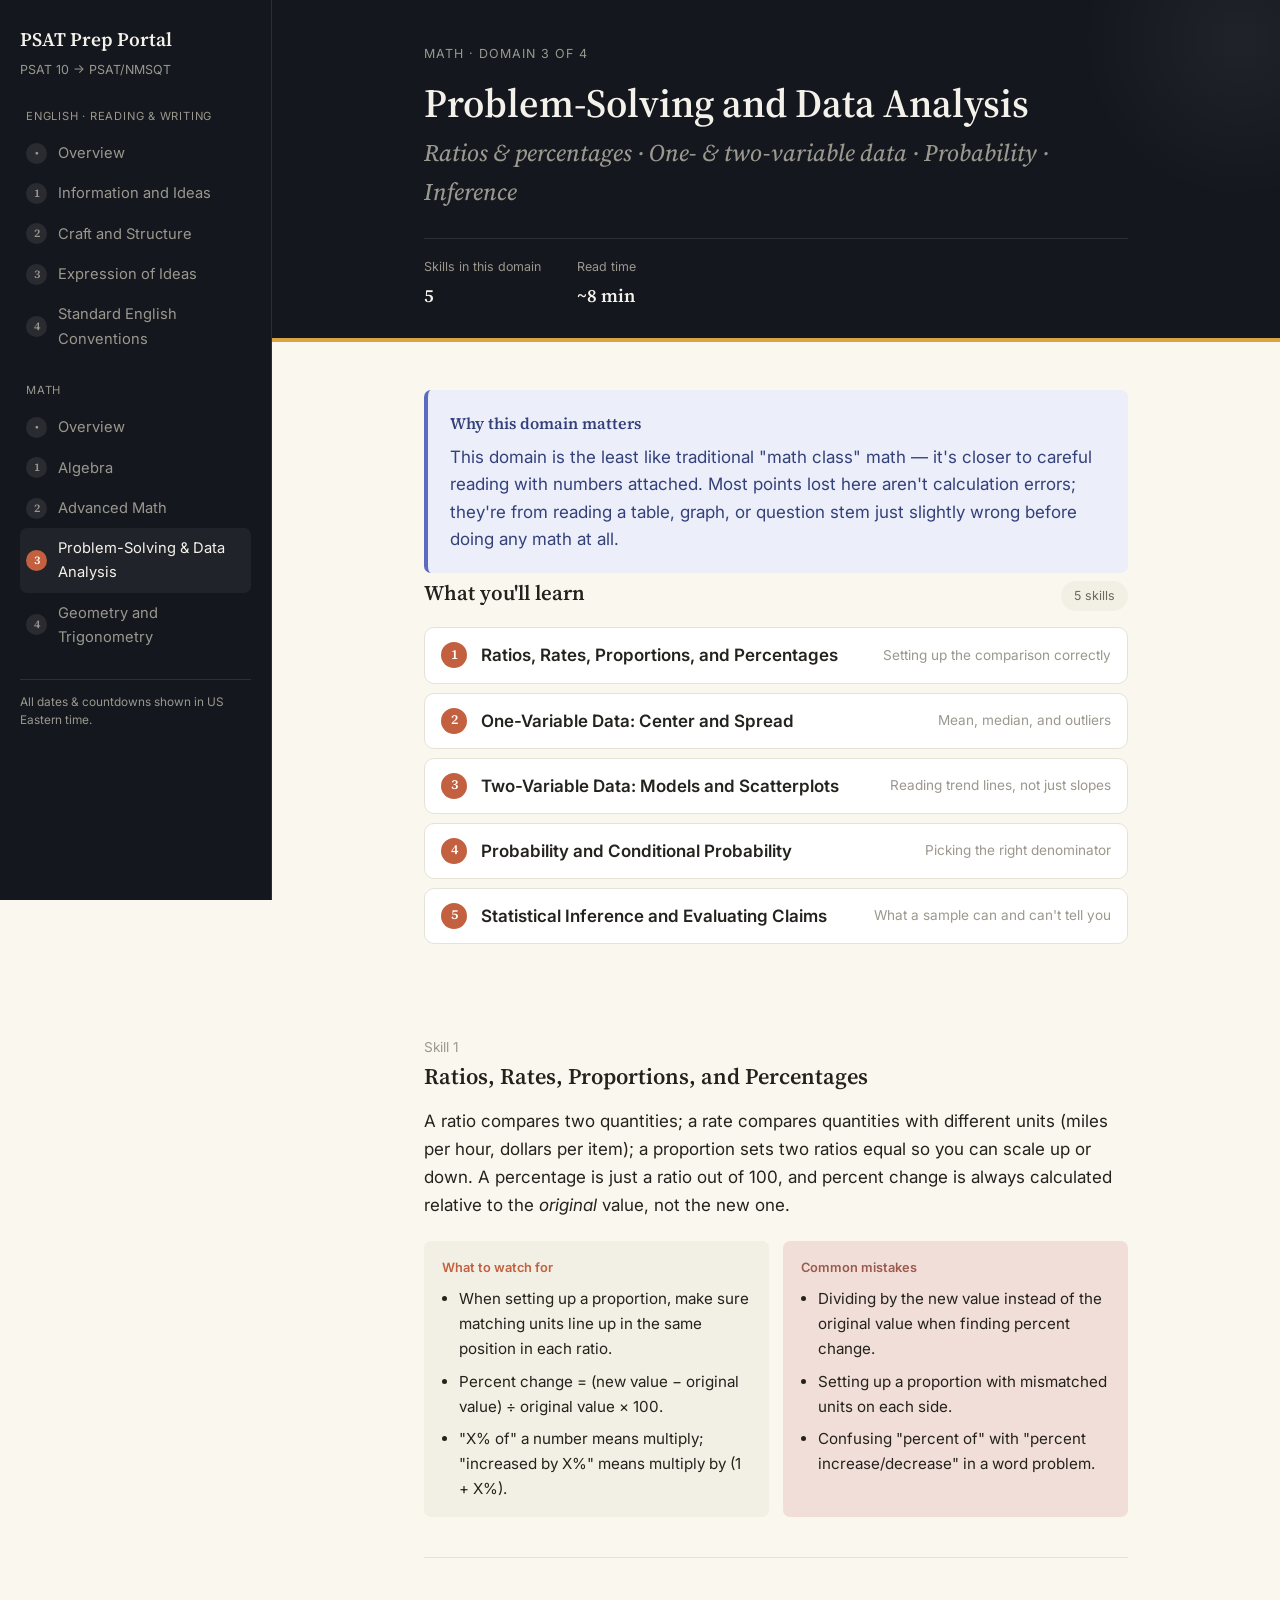
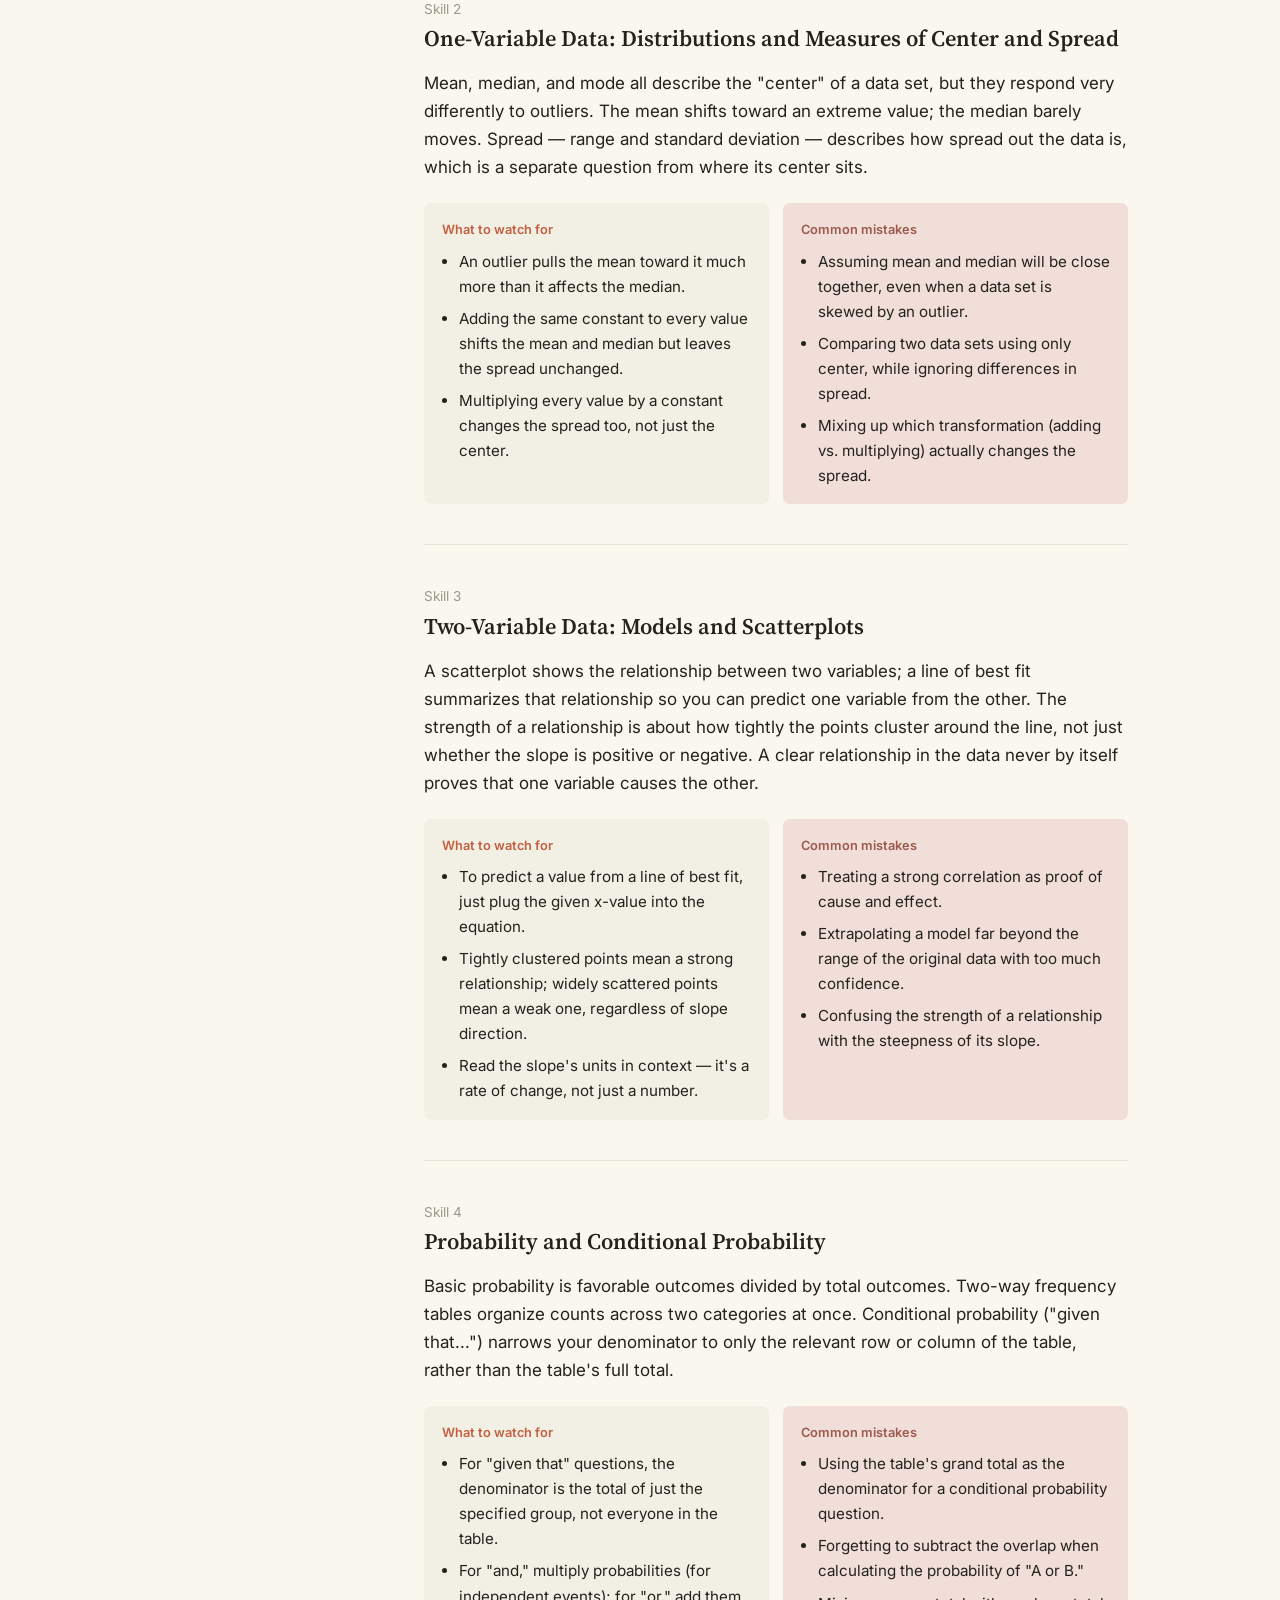
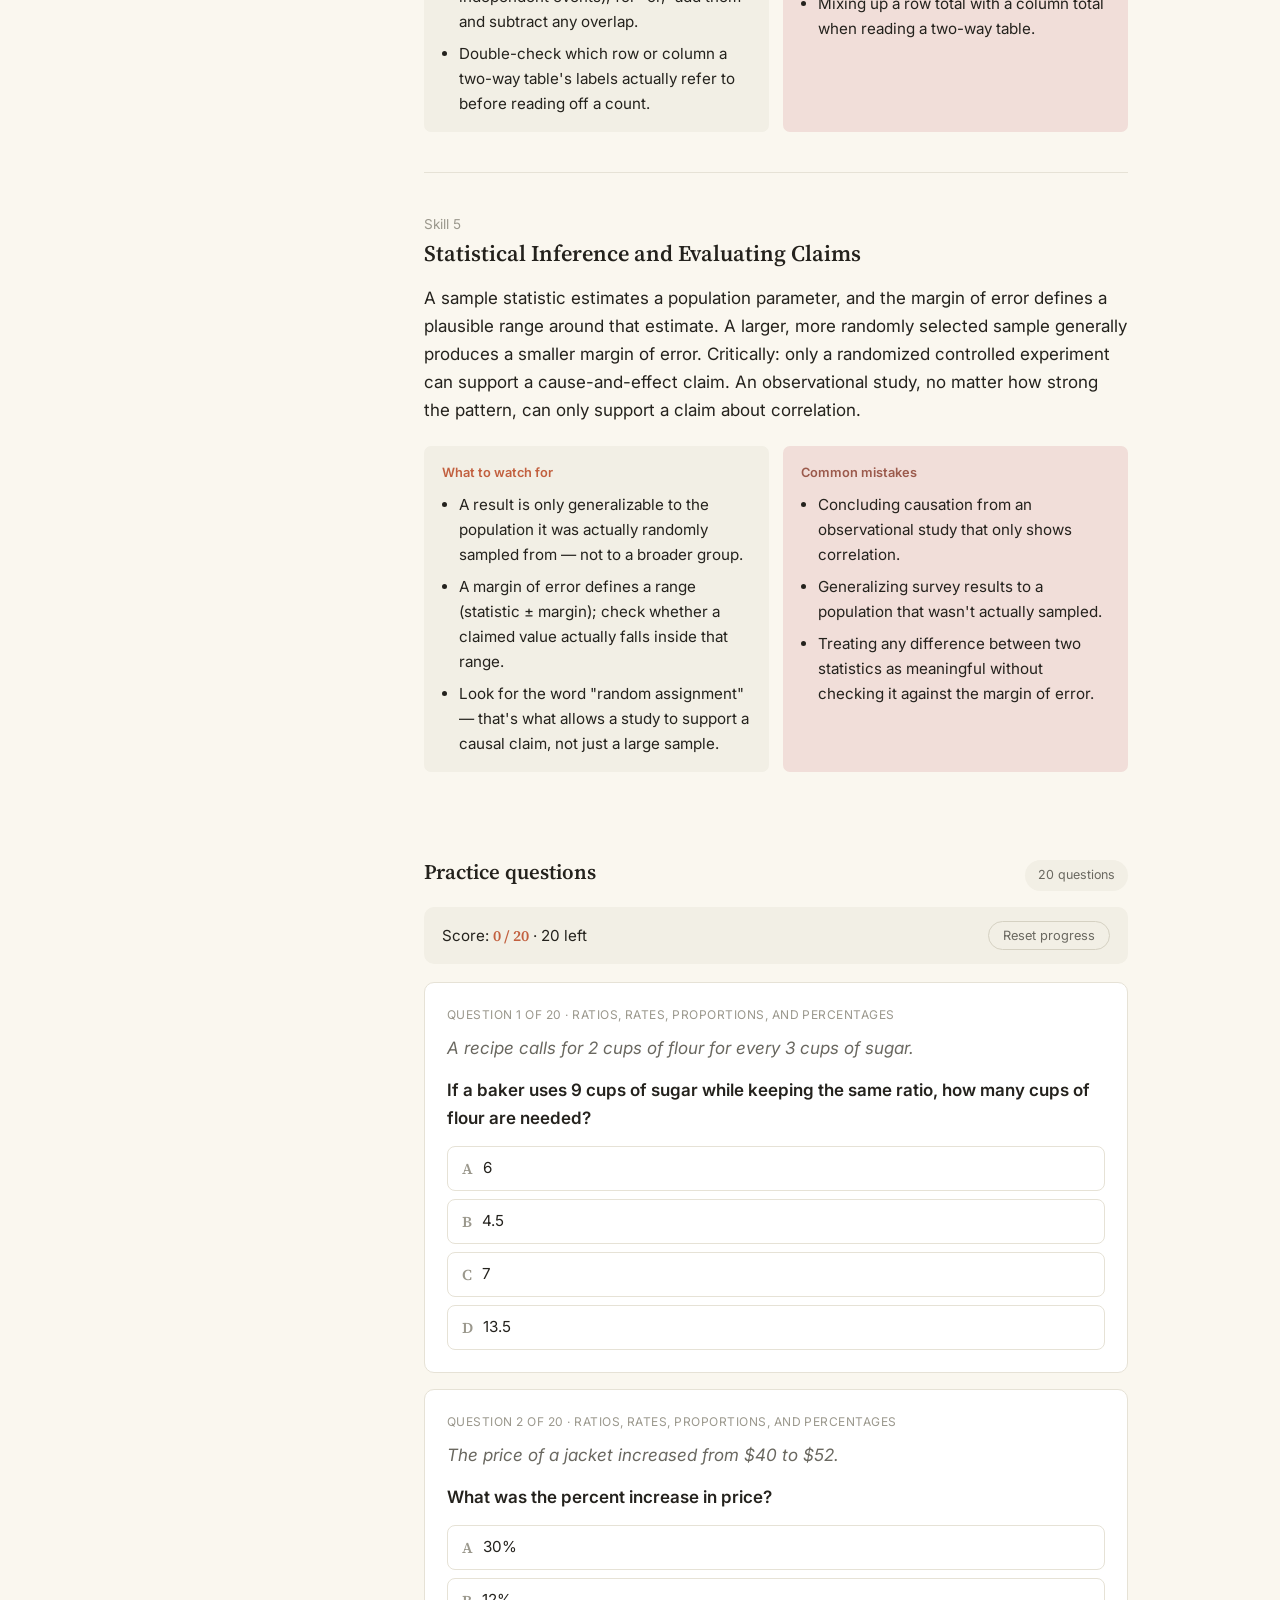
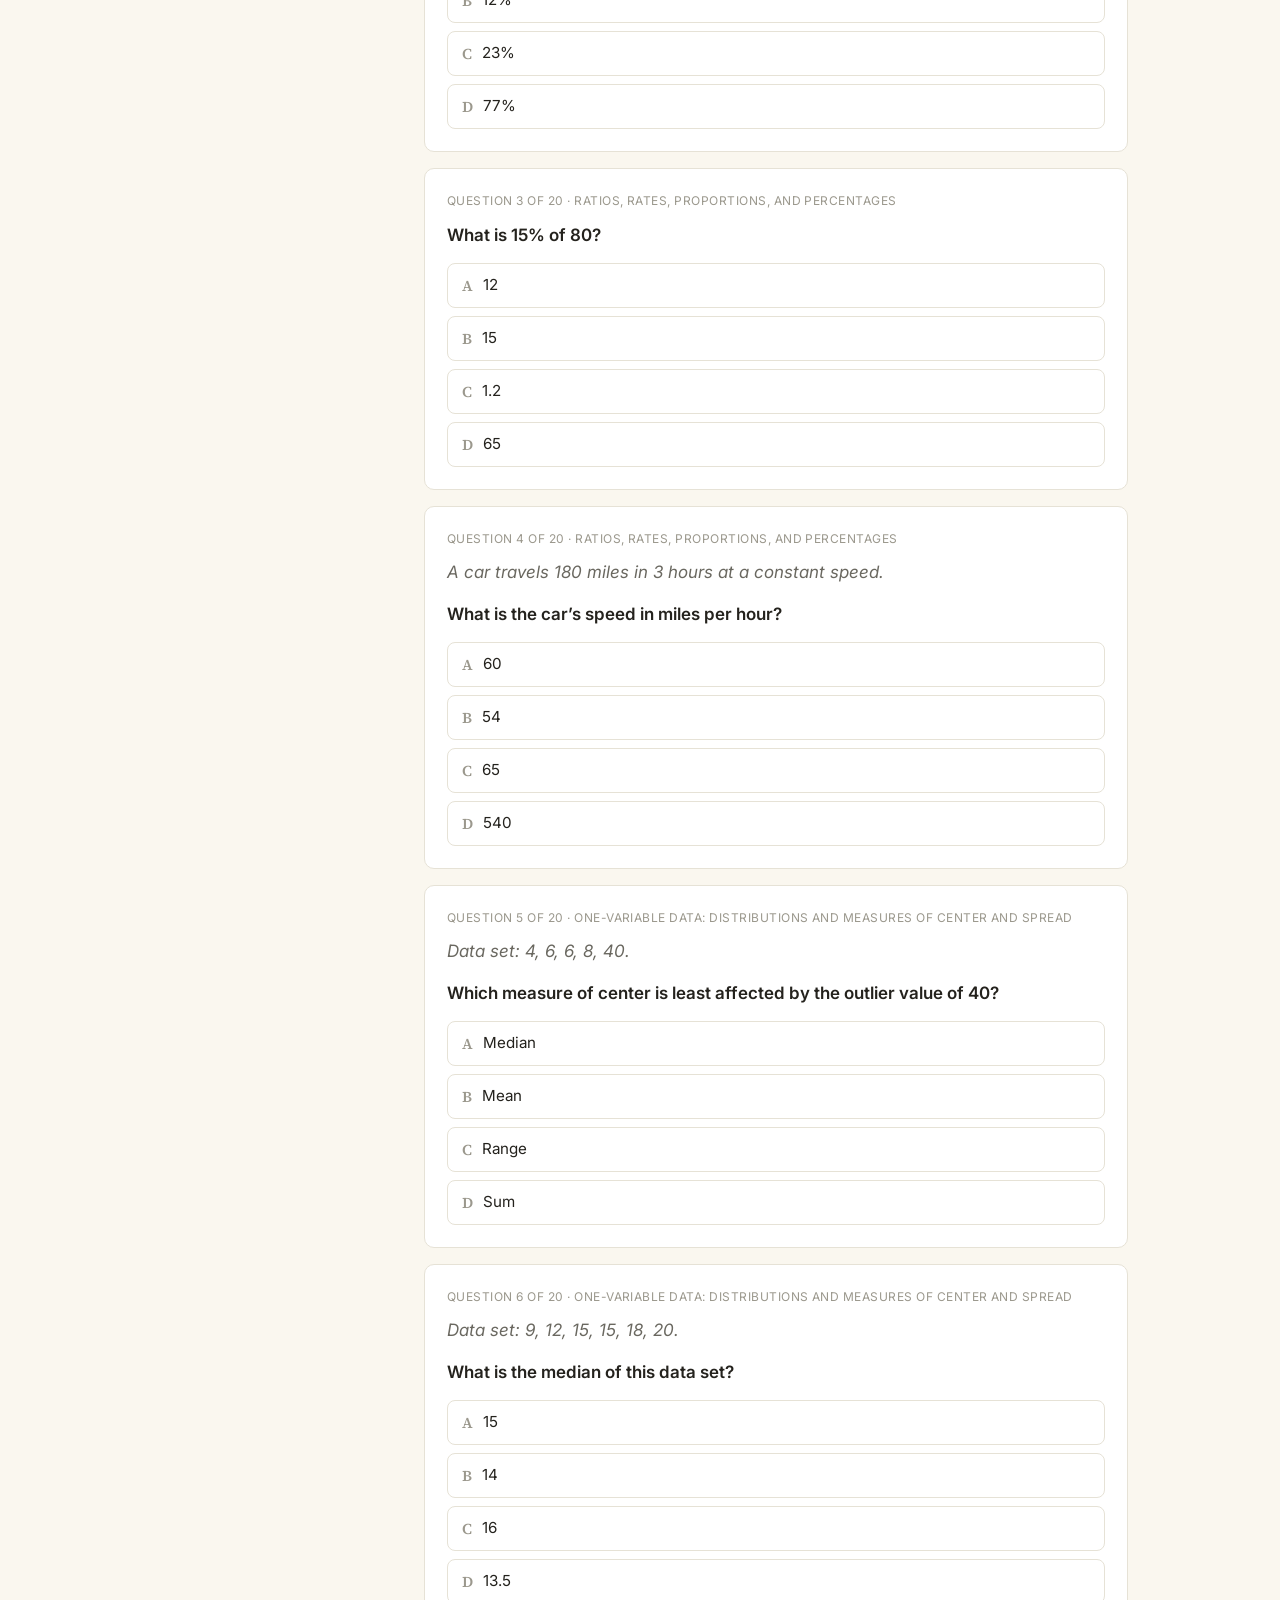
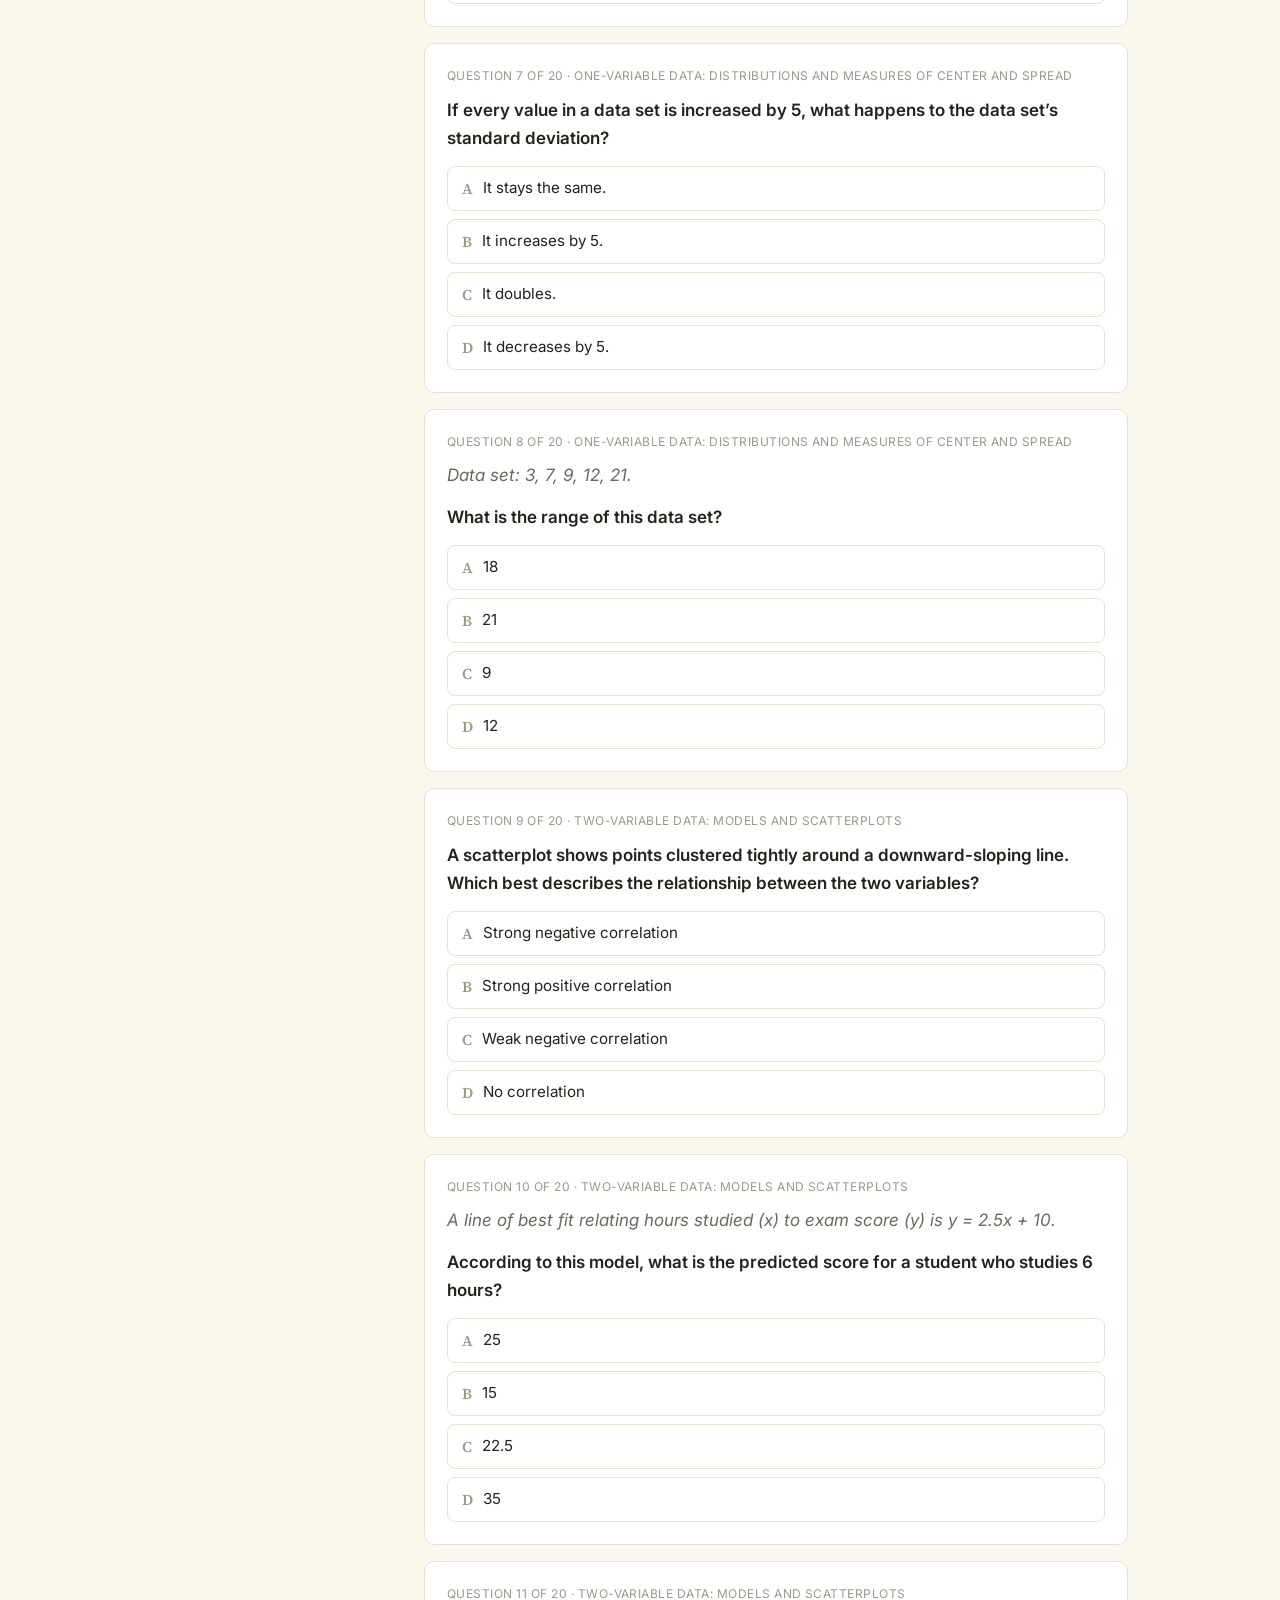
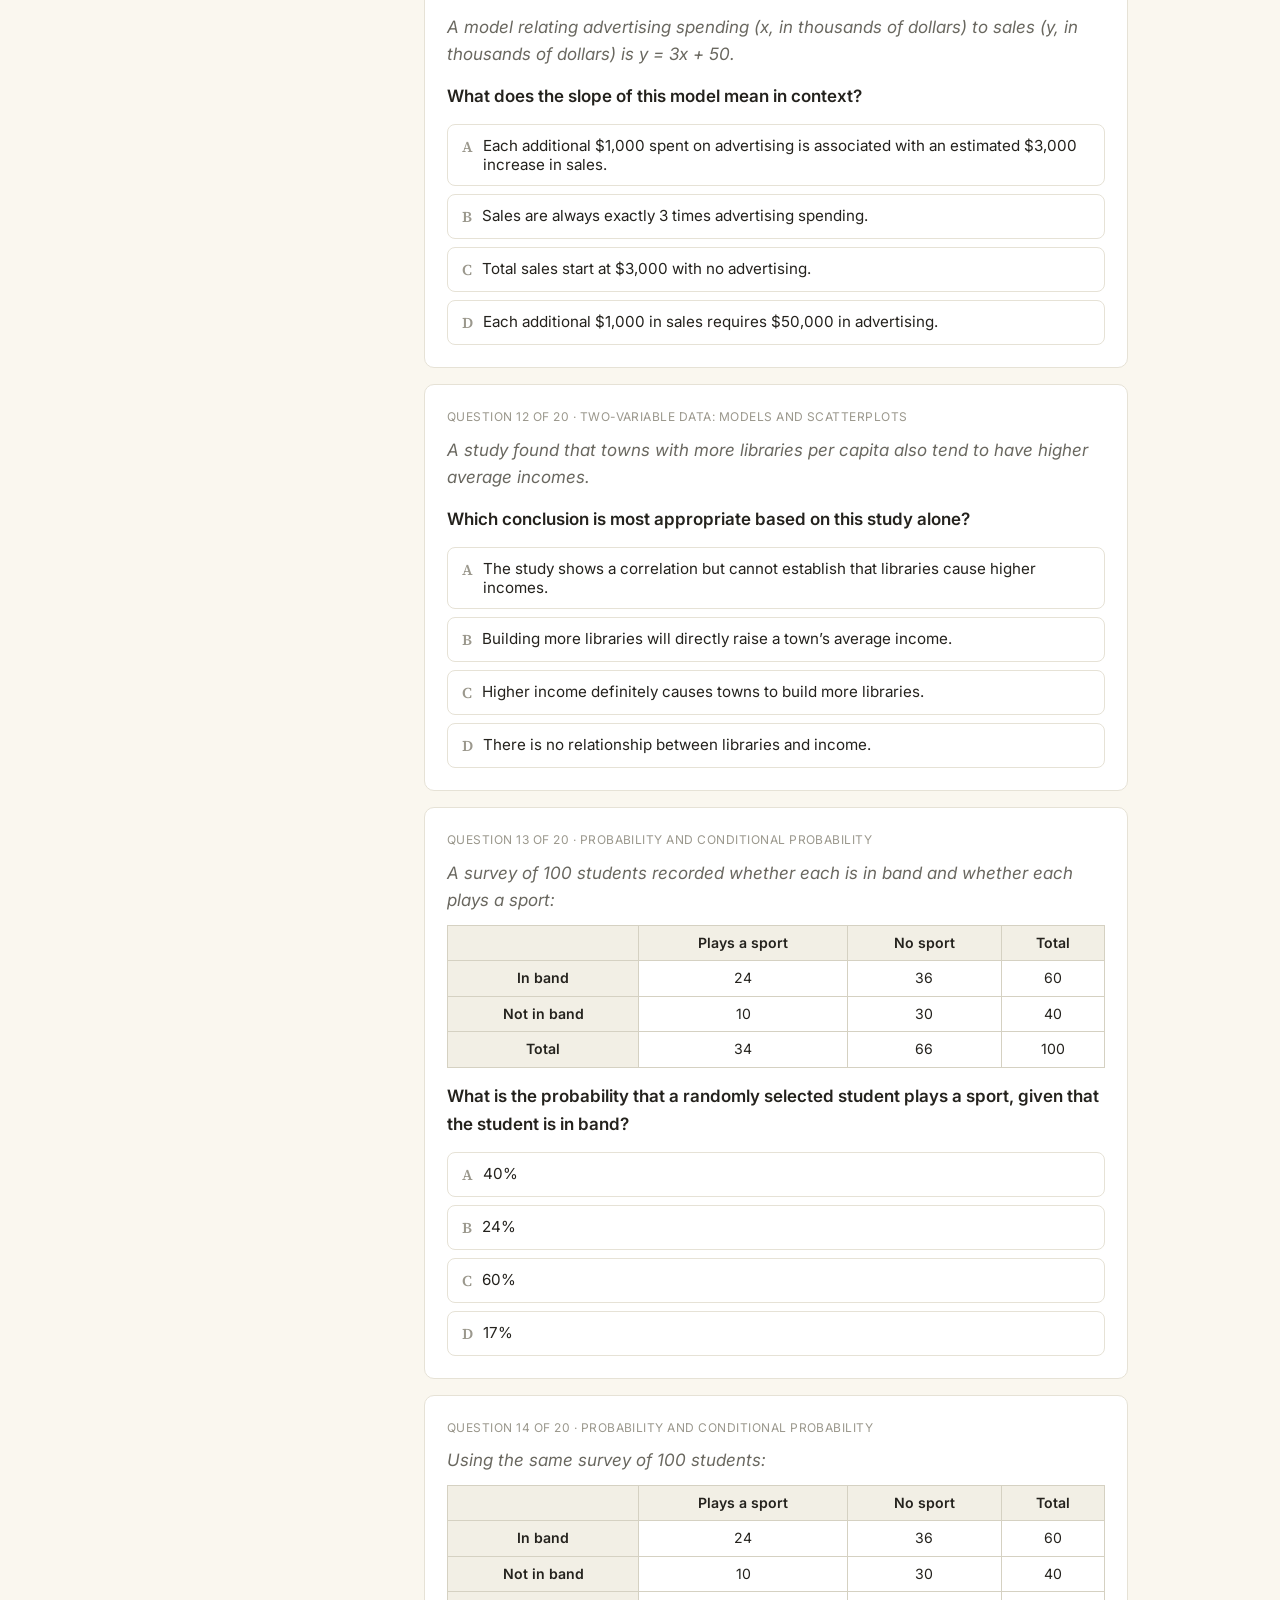
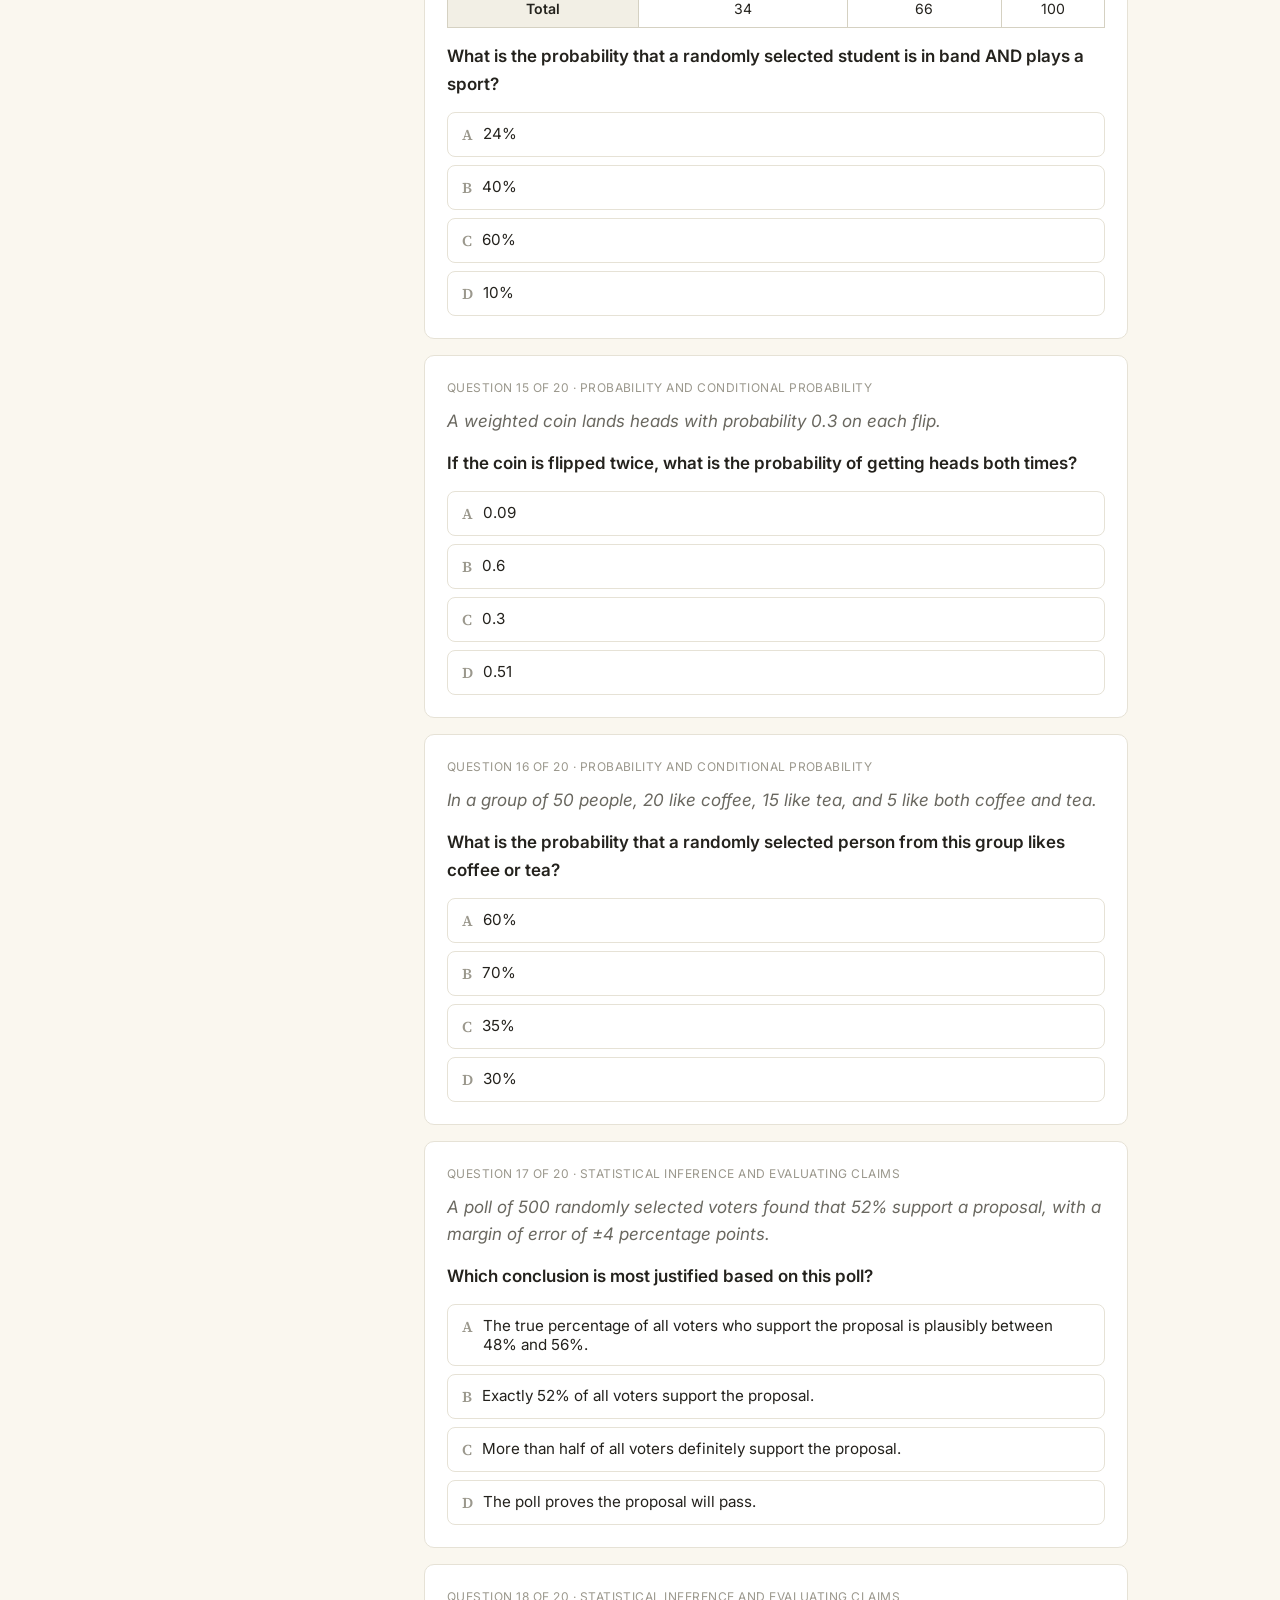
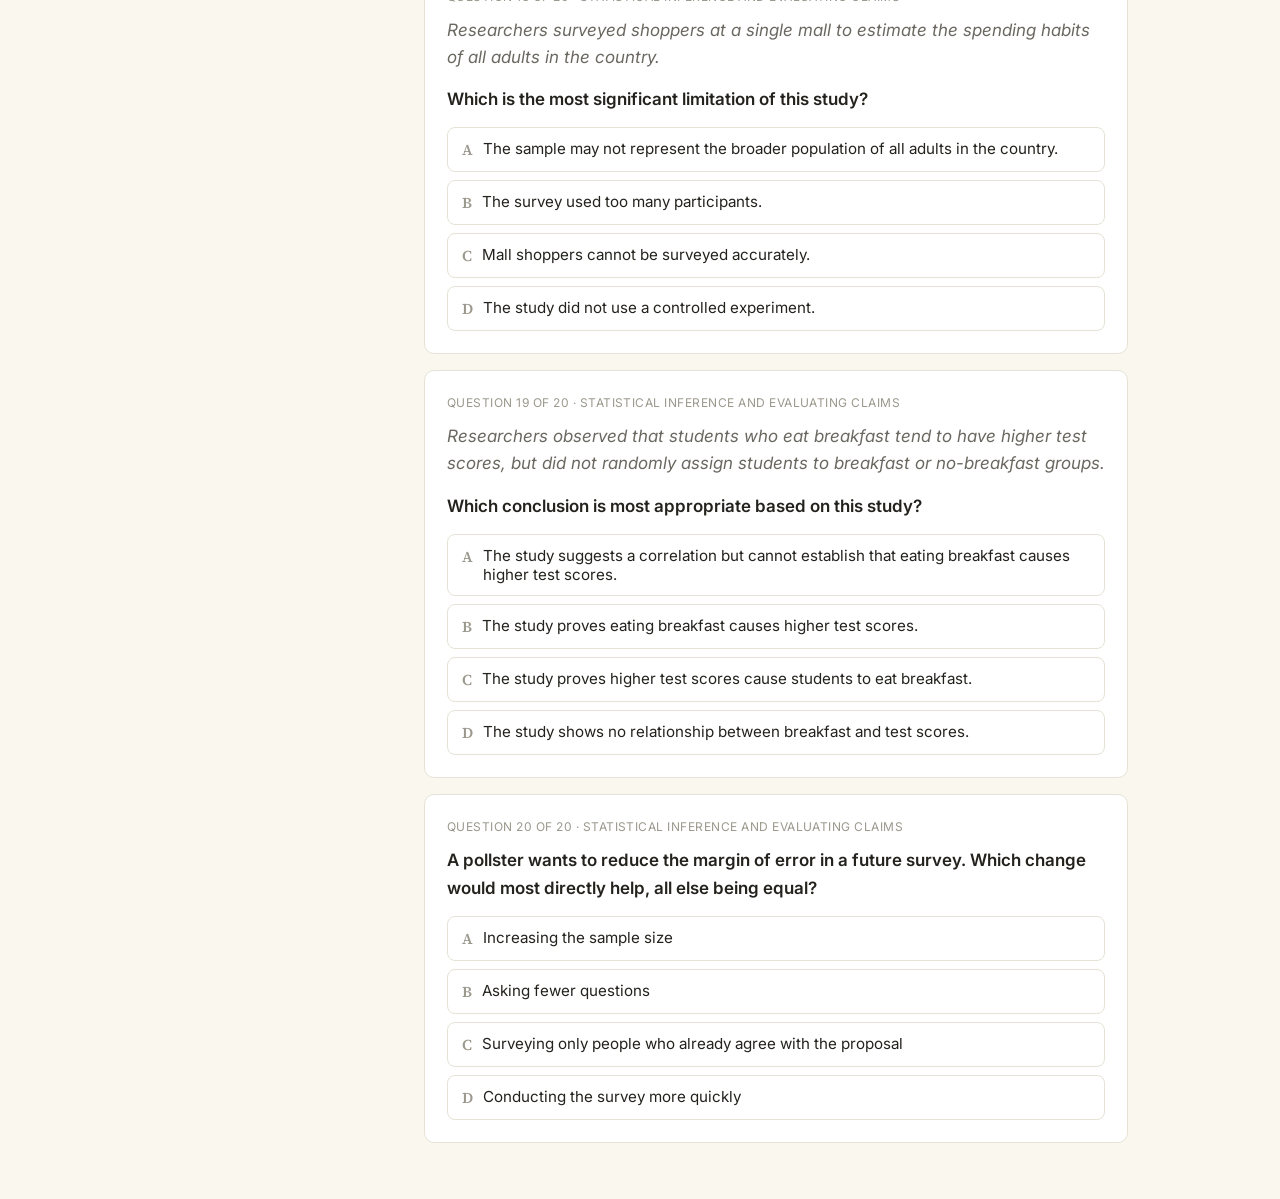
<file: math/problem-solving-data-analysis.html>
<!DOCTYPE html>
<html lang="en">
<head>
<meta charset="UTF-8">
<meta name="viewport" content="width=device-width, initial-scale=1.0">
<title>Problem-Solving and Data Analysis &middot; PSAT Prep Portal</title>
<link rel="stylesheet" href="../css/style.css">
</head>
<body>

<header class="hero-dark">
  <div class="container">
    <div class="eyebrow">Math &middot; Domain 3 of 4</div>
    <h1>Problem-Solving and Data Analysis</h1>
    <div class="subtitle">Ratios &amp; percentages &middot; One- &amp; two-variable data &middot; Probability &middot; Inference</div>
    <div class="stat-row">
      <div class="stat"><span class="stat-label">Skills in this domain</span><span class="stat-value">5</span></div>
      <div class="stat"><span class="stat-label">Read time</span><span class="stat-value">~8 min</span></div>
    </div>
  </div>
</header>
<div class="hero-divider"></div>

<main class="container">
  <section class="section">
    <div class="callout">
      <div class="callout-label">Why this domain matters</div>
      <p>
        This domain is the least like traditional "math class" math &mdash; it's
        closer to careful reading with numbers attached. Most points lost
        here aren't calculation errors; they're from reading a table, graph,
        or question stem just slightly wrong before doing any math at all.
      </p>
    </div>

    <div class="section-head">
      <h2>What you'll learn</h2>
      <span class="pill">5 skills</span>
    </div>
    <div class="lesson-list">
      <a class="lesson-item" href="#ratios-rates">
        <span class="lesson-num">1</span>
        <span class="lesson-title">Ratios, Rates, Proportions, and Percentages</span>
        <span class="lesson-meta">Setting up the comparison correctly</span>
      </a>
      <a class="lesson-item" href="#one-variable">
        <span class="lesson-num">2</span>
        <span class="lesson-title">One-Variable Data: Center and Spread</span>
        <span class="lesson-meta">Mean, median, and outliers</span>
      </a>
      <a class="lesson-item" href="#two-variable">
        <span class="lesson-num">3</span>
        <span class="lesson-title">Two-Variable Data: Models and Scatterplots</span>
        <span class="lesson-meta">Reading trend lines, not just slopes</span>
      </a>
      <a class="lesson-item" href="#probability">
        <span class="lesson-num">4</span>
        <span class="lesson-title">Probability and Conditional Probability</span>
        <span class="lesson-meta">Picking the right denominator</span>
      </a>
      <a class="lesson-item" href="#inference">
        <span class="lesson-num">5</span>
        <span class="lesson-title">Statistical Inference and Evaluating Claims</span>
        <span class="lesson-meta">What a sample can and can't tell you</span>
      </a>
    </div>
  </section>

  <section>

    <article class="skill-block" id="ratios-rates">
      <div class="skill-main">
        <span class="skill-num">Skill 1</span>
        <h2>Ratios, Rates, Proportions, and Percentages</h2>
        <p>
          A ratio compares two quantities; a rate compares quantities with
          different units (miles per hour, dollars per item); a proportion
          sets two ratios equal so you can scale up or down. A percentage is
          just a ratio out of 100, and percent change is always calculated
          relative to the <em>original</em> value, not the new one.
        </p>
      </div>
      <div class="skill-rail">
        <div class="note-card focus">
          <div class="label">What to watch for</div>
          <ul>
            <li>When setting up a proportion, make sure matching units line up in the same position in each ratio.</li>
            <li>Percent change = (new value &minus; original value) &divide; original value &times; 100.</li>
            <li>"X% of" a number means multiply; "increased by X%" means multiply by (1 + X%).</li>
          </ul>
        </div>
        <div class="note-card mistake">
          <div class="label">Common mistakes</div>
          <ul>
            <li>Dividing by the new value instead of the original value when finding percent change.</li>
            <li>Setting up a proportion with mismatched units on each side.</li>
            <li>Confusing "percent of" with "percent increase/decrease" in a word problem.</li>
          </ul>
        </div>
      </div>
    </article>

    <article class="skill-block" id="one-variable">
      <div class="skill-main">
        <span class="skill-num">Skill 2</span>
        <h2>One-Variable Data: Distributions and Measures of Center and Spread</h2>
        <p>
          Mean, median, and mode all describe the "center" of a data set, but
          they respond very differently to outliers. The mean shifts toward
          an extreme value; the median barely moves. Spread &mdash; range and
          standard deviation &mdash; describes how spread out the data is, which
          is a separate question from where its center sits.
        </p>
      </div>
      <div class="skill-rail">
        <div class="note-card focus">
          <div class="label">What to watch for</div>
          <ul>
            <li>An outlier pulls the mean toward it much more than it affects the median.</li>
            <li>Adding the same constant to every value shifts the mean and median but leaves the spread unchanged.</li>
            <li>Multiplying every value by a constant changes the spread too, not just the center.</li>
          </ul>
        </div>
        <div class="note-card mistake">
          <div class="label">Common mistakes</div>
          <ul>
            <li>Assuming mean and median will be close together, even when a data set is skewed by an outlier.</li>
            <li>Comparing two data sets using only center, while ignoring differences in spread.</li>
            <li>Mixing up which transformation (adding vs. multiplying) actually changes the spread.</li>
          </ul>
        </div>
      </div>
    </article>

    <article class="skill-block" id="two-variable">
      <div class="skill-main">
        <span class="skill-num">Skill 3</span>
        <h2>Two-Variable Data: Models and Scatterplots</h2>
        <p>
          A scatterplot shows the relationship between two variables; a line
          of best fit summarizes that relationship so you can predict one
          variable from the other. The strength of a relationship is about
          how tightly the points cluster around the line, not just whether
          the slope is positive or negative. A clear relationship in the data
          never by itself proves that one variable causes the other.
        </p>
      </div>
      <div class="skill-rail">
        <div class="note-card focus">
          <div class="label">What to watch for</div>
          <ul>
            <li>To predict a value from a line of best fit, just plug the given x-value into the equation.</li>
            <li>Tightly clustered points mean a strong relationship; widely scattered points mean a weak one, regardless of slope direction.</li>
            <li>Read the slope's units in context &mdash; it's a rate of change, not just a number.</li>
          </ul>
        </div>
        <div class="note-card mistake">
          <div class="label">Common mistakes</div>
          <ul>
            <li>Treating a strong correlation as proof of cause and effect.</li>
            <li>Extrapolating a model far beyond the range of the original data with too much confidence.</li>
            <li>Confusing the strength of a relationship with the steepness of its slope.</li>
          </ul>
        </div>
      </div>
    </article>

    <article class="skill-block" id="probability">
      <div class="skill-main">
        <span class="skill-num">Skill 4</span>
        <h2>Probability and Conditional Probability</h2>
        <p>
          Basic probability is favorable outcomes divided by total outcomes.
          Two-way frequency tables organize counts across two categories at
          once. Conditional probability ("given that...") narrows your
          denominator to only the relevant row or column of the table,
          rather than the table's full total.
        </p>
      </div>
      <div class="skill-rail">
        <div class="note-card focus">
          <div class="label">What to watch for</div>
          <ul>
            <li>For "given that" questions, the denominator is the total of just the specified group, not everyone in the table.</li>
            <li>For "and," multiply probabilities (for independent events); for "or," add them and subtract any overlap.</li>
            <li>Double-check which row or column a two-way table's labels actually refer to before reading off a count.</li>
          </ul>
        </div>
        <div class="note-card mistake">
          <div class="label">Common mistakes</div>
          <ul>
            <li>Using the table's grand total as the denominator for a conditional probability question.</li>
            <li>Forgetting to subtract the overlap when calculating the probability of "A or B."</li>
            <li>Mixing up a row total with a column total when reading a two-way table.</li>
          </ul>
        </div>
      </div>
    </article>

    <article class="skill-block" id="inference">
      <div class="skill-main">
        <span class="skill-num">Skill 5</span>
        <h2>Statistical Inference and Evaluating Claims</h2>
        <p>
          A sample statistic estimates a population parameter, and the
          margin of error defines a plausible range around that estimate.
          A larger, more randomly selected sample generally produces a
          smaller margin of error. Critically: only a randomized controlled
          experiment can support a cause-and-effect claim. An observational
          study, no matter how strong the pattern, can only support a claim
          about correlation.
        </p>
      </div>
      <div class="skill-rail">
        <div class="note-card focus">
          <div class="label">What to watch for</div>
          <ul>
            <li>A result is only generalizable to the population it was actually randomly sampled from &mdash; not to a broader group.</li>
            <li>A margin of error defines a range (statistic &plusmn; margin); check whether a claimed value actually falls inside that range.</li>
            <li>Look for the word "random assignment" &mdash; that's what allows a study to support a causal claim, not just a large sample.</li>
          </ul>
        </div>
        <div class="note-card mistake">
          <div class="label">Common mistakes</div>
          <ul>
            <li>Concluding causation from an observational study that only shows correlation.</li>
            <li>Generalizing survey results to a population that wasn't actually sampled.</li>
            <li>Treating any difference between two statistics as meaningful without checking it against the margin of error.</li>
          </ul>
        </div>
      </div>
    </article>

  </section>

  <section class="section" id="practice">
    <div class="section-head">
      <h2>Practice questions</h2>
      <span class="pill">20 questions</span>
    </div>
    <div id="quiz-root"></div>
  </section>
</main>

<script>window.PAGE = 'psda'; window.SITE_ROOT = '../';</script>
<script src="../js/sidebar.js"></script>
<script src="data/psda-questions.js"></script>
<script src="../js/quiz.js"></script>
<script>
  window.initQuiz({ containerId: 'quiz-root', questions: window.QUIZ_DATA, storageKey: 'psat-quiz-psda' });
</script>
</body>
</html>
</file>
<file: css/style.css>
/* ============================================================
   PSAT Prep Portal — Sidebar + Hero design
   ============================================================ */

@import url('https://fonts.googleapis.com/css2?family=Source+Serif+4:ital,opsz,wght@0,8..60,500;0,8..60,600;0,8..60,700;1,8..60,500;1,8..60,600&family=Inter:wght@400;500;600&display=swap');

:root{
  /* dark surfaces — sidebar + hero */
  --dark-bg:      #14171D;
  --dark-text:    #F3F1E9;
  --dark-text-dim:#9A988E;
  --dark-border:  rgba(255,255,255,0.10);

  /* light surfaces — page body */
  --bg:        #FAF7EF;
  --surface:   #FFFFFF;
  --surface-2: #F2EFE5;
  --border:    #E6E2D6;
  --border-strong: #D5D1C2;

  --text:      #24221D;
  --text-dim:  #6A6860;
  --text-faint:#9B988D;

  --accent:    #C2603F;     /* clay — primary accent, links, watch-for */
  --accent-strong: #A84F31;
  --gold:      #D9A441;     /* thin divider under hero */

  --mistake:       #9B5A4C;
  --mistake-soft:  #F1DED9;

  --success:       #3F8F5C;
  --success-soft:  #E7F1E9;

  --info-bg:     #ECEFFA;
  --info-border: #5C6BC0;
  --info-text:   #33407A;

  --font-display: 'Source Serif 4', Georgia, serif;
  --font-body: 'Inter', system-ui, -apple-system, sans-serif;

  --sidebar-w: 272px;
  --maxw: 760px;
  --radius: 10px;
  --radius-sm: 7px;
}

*{ box-sizing: border-box; }

body{
  margin: 0;
  background: var(--bg);
  color: var(--text);
  font-family: var(--font-body);
  font-size: 17px;
  line-height: 1.65;
  -webkit-font-smoothing: antialiased;
}

h1, h2, h3, h4{
  font-family: var(--font-display);
  font-weight: 600;
  line-height: 1.2;
  color: inherit;
  margin: 0;
}

a{ color: var(--accent); text-decoration: none; }
a:hover{ text-decoration: underline; }

:focus-visible{
  outline: 2px solid var(--accent);
  outline-offset: 3px;
  border-radius: 4px;
}

.container{
  max-width: var(--maxw);
  margin: 0 auto;
  padding: 0 28px;
}

/* ================= Sidebar ================= */
.sidebar{
  position: fixed;
  top: 0; left: 0; bottom: 0;
  width: var(--sidebar-w);
  background: var(--dark-bg);
  color: var(--dark-text);
  border-right: 1px solid var(--dark-border);
  overflow-y: auto;
  padding: 26px 20px 20px;
  z-index: 60;
}

.sidebar-overlay{
  display: none;
  position: fixed;
  inset: 0;
  background: rgba(0,0,0,0.4);
  z-index: 55;
}
.sidebar-overlay.show{ display: block; }

.brand-link{ display: block; margin-bottom: 26px; }
.brand-link:hover{ text-decoration: none; }
.brand-title{
  font-family: var(--font-display);
  font-size: 1.2rem;
  font-weight: 600;
  color: var(--dark-text);
  line-height: 1.25;
}
.brand-sub{
  font-size: 0.78rem;
  color: var(--dark-text-dim);
  margin-top: 6px;
  display: block;
}

.nav-group{ margin-bottom: 22px; }
.nav-group-label{
  font-size: 0.7rem;
  letter-spacing: 0.07em;
  text-transform: uppercase;
  color: var(--dark-text-dim);
  margin-bottom: 8px;
  display: block;
  padding: 0 6px;
}
.nav-item{
  display: flex;
  align-items: center;
  gap: 11px;
  padding: 8px 6px;
  border-radius: 7px;
  color: var(--dark-text-dim);
  font-size: 0.92rem;
  text-decoration: none;
}
.nav-item:hover{ background: rgba(255,255,255,0.06); color: var(--dark-text); text-decoration: none; }
.nav-item.active{ color: var(--dark-text); background: rgba(255,255,255,0.05); }
.nav-item.active .nav-num{ background: var(--accent); color: #fff; }
.nav-item.disabled{ opacity: 0.4; pointer-events: none; }

.nav-num{
  width: 21px; height: 21px;
  border-radius: 50%;
  background: rgba(255,255,255,0.09);
  color: var(--dark-text-dim);
  display: flex; align-items: center; justify-content: center;
  font-family: var(--font-display);
  font-weight: 600;
  font-size: 0.72rem;
  flex-shrink: 0;
}

.nav-foot{
  margin-top: 10px;
  padding-top: 14px;
  border-top: 1px solid var(--dark-border);
  font-size: 0.74rem;
  color: var(--dark-text-dim);
  line-height: 1.5;
}

.sidebar-toggle{
  display: none;
  position: fixed;
  top: 14px; left: 16px;
  z-index: 70;
  background: var(--dark-bg);
  color: var(--dark-text);
  border: 1px solid var(--dark-border);
  border-radius: 7px;
  padding: 8px 13px;
  font-family: var(--font-body);
  font-size: 0.85rem;
  cursor: pointer;
}

body.has-sidebar{ padding-left: var(--sidebar-w); }

@media (max-width: 880px){
  .sidebar{ transform: translateX(-100%); transition: transform .2s ease; }
  .sidebar.open{ transform: translateX(0); }
  .sidebar-toggle{ display: inline-flex; }
  body.has-sidebar{ padding-left: 0; padding-top: 54px; }
}

/* ================= Dark hero ================= */
.hero-dark{
  background: var(--dark-bg);
  color: var(--dark-text);
  position: relative;
  overflow: hidden;
  padding: 44px 0 26px;
}
.hero-dark::before{
  content: '';
  position: absolute;
  top: -120px; right: -120px;
  width: 320px; height: 320px;
  border-radius: 50%;
  background: radial-gradient(circle, rgba(255,255,255,0.05), transparent 70%);
}
.hero-dark .container{ position: relative; }

.hero-dark .eyebrow{
  font-size: 0.78rem;
  letter-spacing: 0.08em;
  text-transform: uppercase;
  color: var(--dark-text-dim);
  margin-bottom: 14px;
}
.hero-dark h1{
  font-size: clamp(1.7rem, 3.6vw, 2.5rem);
  color: var(--dark-text);
}
.hero-dark .subtitle{
  font-family: var(--font-display);
  font-style: italic;
  font-weight: 500;
  font-size: clamp(1.15rem, 2.2vw, 1.5rem);
  color: var(--dark-text-dim);
  margin-top: 6px;
}
.hero-dark p.lede{
  color: var(--dark-text-dim);
  font-size: 1.05rem;
  max-width: 56ch;
  margin-top: 14px;
  font-family: var(--font-body);
}

.stat-row{
  display: flex;
  flex-wrap: wrap;
  gap: 36px;
  margin-top: 26px;
  padding-top: 18px;
  border-top: 1px solid var(--dark-border);
}
.stat{ display: flex; flex-direction: column; gap: 4px; }
.stat .stat-label{ font-size: 0.78rem; color: var(--dark-text-dim); }
.stat .stat-value{
  font-family: var(--font-display);
  font-weight: 600;
  font-size: 1.15rem;
  color: var(--dark-text);
}

.hero-divider{ height: 4px; background: var(--gold); }

/* ================= Body content ================= */
.section{ padding: 40px 0; }
.section.tight{ padding: 28px 0 0; }

.callout{
  background: var(--info-bg);
  border-left: 4px solid var(--info-border);
  border-radius: var(--radius-sm);
  padding: 20px 22px;
  margin: 8px 0 8px;
  color: var(--info-text);
}
.callout .callout-label{
  font-family: var(--font-display);
  font-weight: 600;
  font-size: 1rem;
  margin-bottom: 8px;
  color: var(--info-text);
}
.callout p{ margin: 0; line-height: 1.6; }

.section-head{
  display: flex;
  align-items: baseline;
  gap: 12px;
  margin: 8px 0 16px;
}
.section-head h2{ font-size: 1.3rem; }
.pill{
  background: var(--surface-2);
  border-radius: 999px;
  padding: 5px 13px;
  font-size: 0.78rem;
  color: var(--text-dim);
  margin-left: auto;
  white-space: nowrap;
}

.lesson-list{
  display: flex;
  flex-direction: column;
  gap: 9px;
  margin: 0 0 12px;
}
.lesson-item{
  display: flex;
  align-items: center;
  gap: 14px;
  padding: 13px 16px;
  border: 1px solid var(--border);
  border-radius: var(--radius);
  background: var(--surface);
  color: var(--text);
}
.lesson-item:hover{ border-color: var(--border-strong); text-decoration: none; }
.lesson-num{
  width: 26px; height: 26px;
  border-radius: 50%;
  background: var(--accent);
  color: #fff;
  display: flex; align-items: center; justify-content: center;
  font-family: var(--font-display);
  font-weight: 600;
  font-size: 0.85rem;
  flex-shrink: 0;
}
.lesson-item .lesson-title{ font-weight: 600; }
.lesson-item .lesson-meta{ color: var(--text-faint); font-size: 0.85rem; margin-left: auto; }

/* ---- Cards / Grid (home page section links) ---- */
.grid{
  display: grid;
  gap: 16px;
  grid-template-columns: repeat(auto-fit, minmax(230px, 1fr));
  margin: 8px 0 28px;
}
.card{
  background: var(--surface);
  border: 1px solid var(--border);
  border-radius: var(--radius);
  padding: 22px;
  display: block;
  color: var(--text);
}
.card:hover{ border-color: var(--border-strong); text-decoration: none; }
.card .tag{
  font-size: 0.75rem;
  font-weight: 600;
  letter-spacing: 0.04em;
  text-transform: uppercase;
  color: var(--accent);
  display: block;
  margin-bottom: 10px;
}
.card h3{ font-size: 1.15rem; margin-bottom: 6px; }
.card p{ color: var(--text-dim); font-size: 0.95rem; margin: 0; }
.card.disabled{ opacity: 0.55; }
.card .status{ display: inline-block; margin-top: 14px; font-size: 0.78rem; color: var(--text-faint); }

/* ---- Skill detail blocks ---- */
.skill-block{
  padding: 40px 0;
  border-bottom: 1px solid var(--border);
}
.skill-block:last-of-type{ border-bottom: none; }

.skill-main .skill-num{ color: var(--text-faint); font-size: 0.85rem; margin-bottom: 6px; display: block; }
.skill-main h2{ font-size: 1.4rem; margin-bottom: 16px; }
.skill-main p{ margin: 0 0 16px; }
.skill-main p:last-child{ margin-bottom: 0; }
.skill-main strong{ color: var(--text); }

.skill-rail{
  display: grid;
  grid-template-columns: repeat(auto-fit, minmax(240px, 1fr));
  gap: 14px;
  margin-top: 22px;
}
.note-card{
  background: var(--surface-2);
  border-radius: var(--radius-sm);
  padding: 16px 18px;
  font-size: 0.95rem;
}
.note-card .label{ font-size: 0.8rem; font-weight: 600; margin-bottom: 8px; }
.note-card ul{ margin: 0; padding-left: 1.1em; }
.note-card li{ margin-bottom: 7px; }
.note-card li:last-child{ margin-bottom: 0; }
.note-card.focus .label{ color: var(--accent); }
.note-card.mistake{ background: var(--mistake-soft); }
.note-card.mistake .label{ color: var(--mistake); }

.note-inline{ font-size: 0.85rem; color: var(--text-faint); margin-top: 8px; }

/* ---------------- Practice questions ---------------- */
.quiz-score-bar{
  display: flex;
  align-items: center;
  justify-content: space-between;
  gap: 12px;
  background: var(--surface-2);
  border-radius: var(--radius);
  padding: 14px 18px;
  margin-bottom: 18px;
  font-size: 0.95rem;
  flex-wrap: wrap;
}
.quiz-score-bar .score-value{
  font-family: var(--font-display);
  font-weight: 600;
  color: var(--accent);
}
.quiz-reset-btn{
  background: none;
  border: 1px solid var(--border-strong);
  border-radius: 999px;
  padding: 6px 14px;
  font-size: 0.8rem;
  color: var(--text-dim);
  cursor: pointer;
  font-family: var(--font-body);
}
.quiz-reset-btn:hover{ border-color: var(--accent); color: var(--accent); }

.q-card{
  border: 1px solid var(--border);
  border-radius: var(--radius);
  padding: 22px;
  margin-bottom: 16px;
  background: var(--surface);
}
.q-card .q-meta{
  font-size: 0.75rem;
  color: var(--text-faint);
  margin-bottom: 10px;
  text-transform: uppercase;
  letter-spacing: 0.04em;
}
.q-card .q-passage{
  font-style: italic;
  color: var(--text-dim);
  margin-bottom: 14px;
  line-height: 1.6;
  white-space: pre-line;
}
.q-passage table{
  width: 100%;
  border-collapse: collapse;
  margin-top: 10px;
  font-style: normal;
  font-family: var(--font-body);
}
.q-passage th, .q-passage td{
  border: 1px solid var(--border-strong);
  padding: 6px 10px;
  text-align: center;
  font-size: 0.88rem;
  color: var(--text);
}
.q-passage th{ background: var(--surface-2); font-weight: 600; }
.q-card .q-prompt{ font-weight: 600; margin-bottom: 14px; white-space: pre-line; }

.q-choices{ display: flex; flex-direction: column; gap: 8px; }
.q-choice{
  display: flex;
  gap: 10px;
  align-items: flex-start;
  width: 100%;
  padding: 11px 14px;
  border: 1px solid var(--border);
  border-radius: 8px;
  cursor: pointer;
  background: var(--surface);
  text-align: left;
  font-family: var(--font-body);
  font-size: 0.95rem;
  color: var(--text);
}
.q-choice:hover:not([disabled]){ border-color: var(--border-strong); }
.q-choice .choice-letter{
  font-family: var(--font-display);
  font-weight: 600;
  color: var(--text-faint);
  flex-shrink: 0;
}
.q-choice.correct{ border-color: var(--success); background: var(--success-soft); }
.q-choice.incorrect{ border-color: var(--mistake); background: var(--mistake-soft); }
.q-choice[disabled]{ cursor: default; }

.q-explain{
  margin-top: 14px;
  padding: 14px 16px;
  border-radius: 8px;
  background: var(--surface-2);
  font-size: 0.92rem;
  line-height: 1.55;
  display: none;
}
.q-explain.show{ display: block; }
.q-explain .explain-label{ font-family: var(--font-display); font-weight: 600; margin-bottom: 6px; }
.q-explain.correct-explain .explain-label{ color: var(--success); }
.q-explain.incorrect-explain .explain-label{ color: var(--mistake); }

@media (prefers-reduced-motion: reduce){ *{ transition: none !important; } }
</file>
